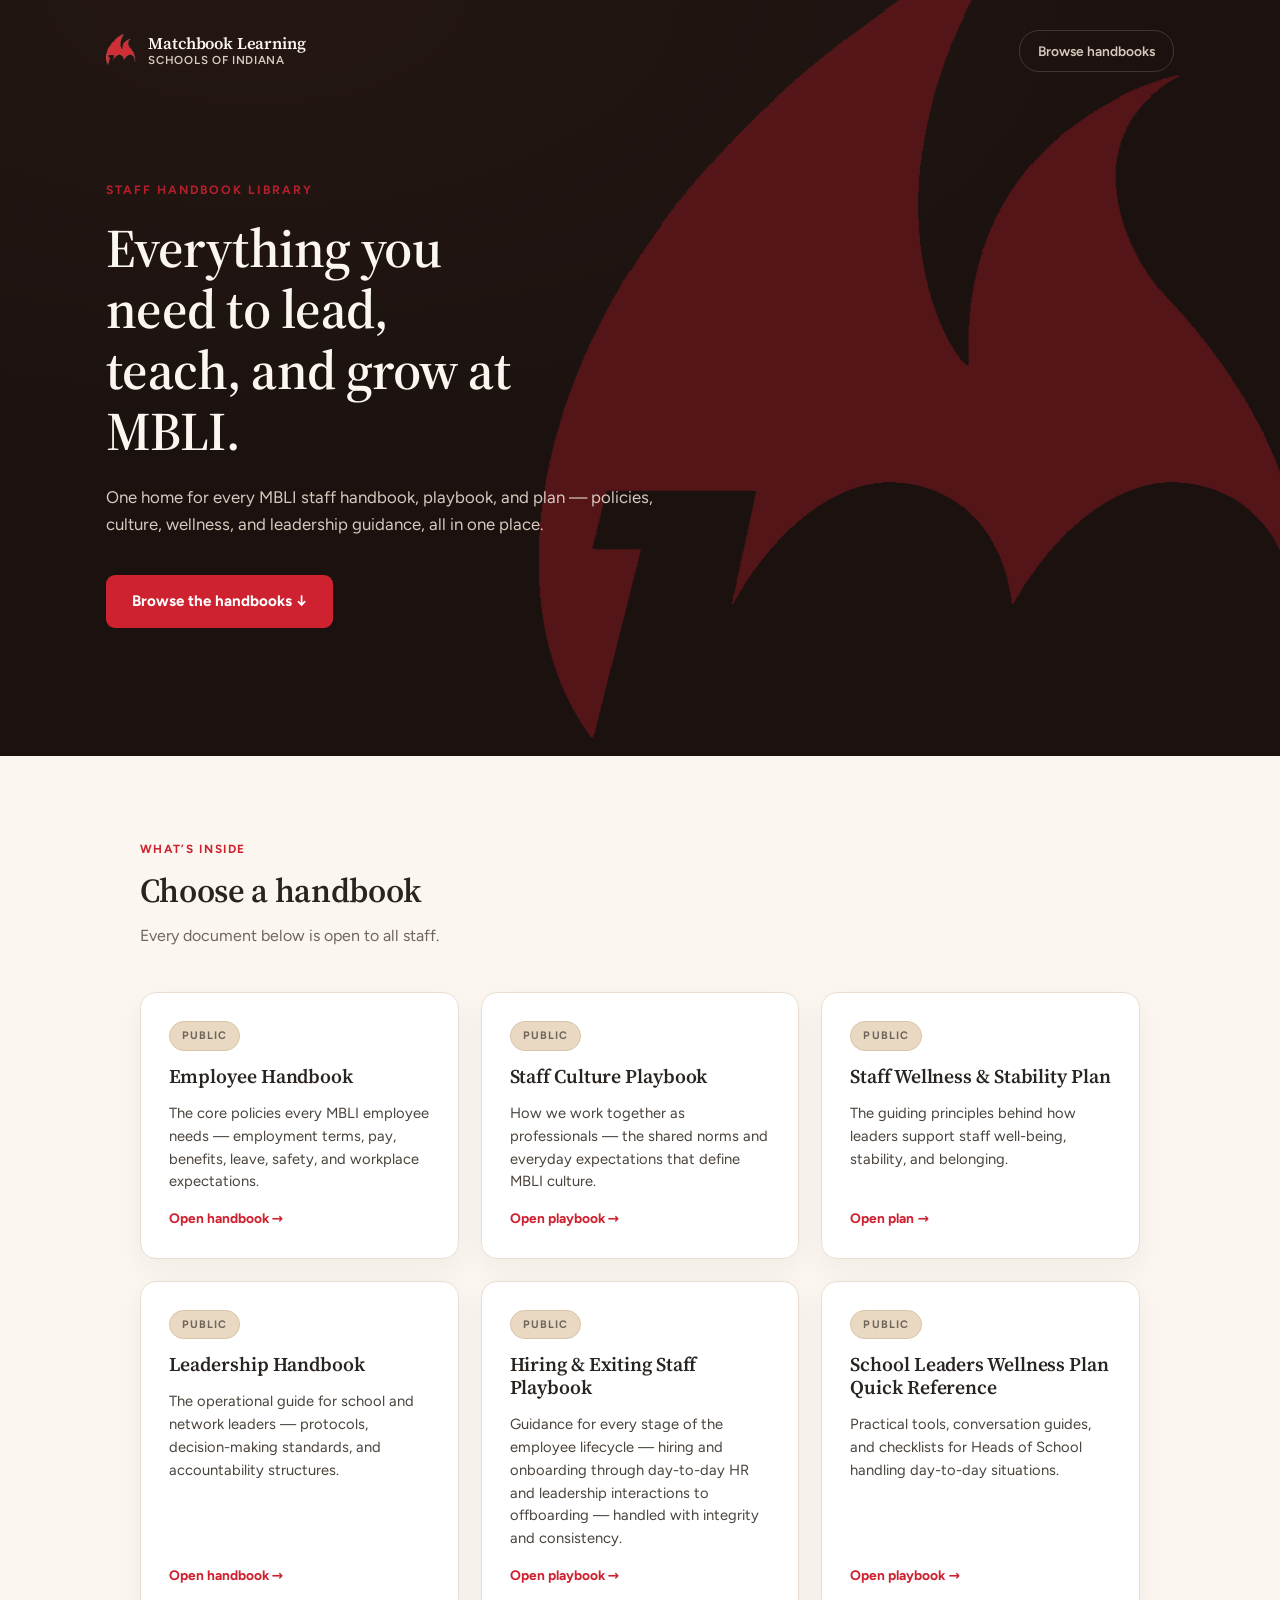
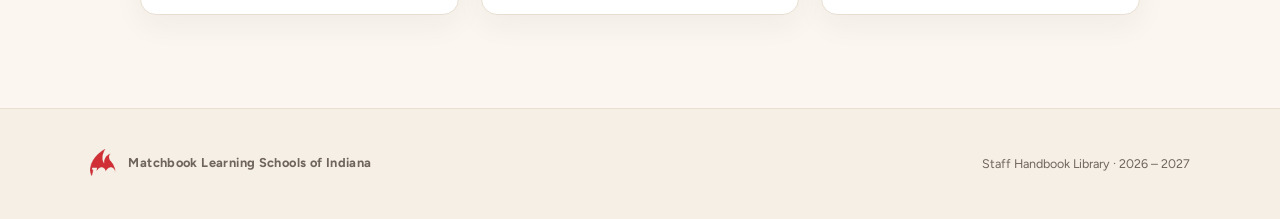
<file: index.html>
<!DOCTYPE html>
<html lang="en">
<head>
<meta charset="UTF-8">
<meta name="viewport" content="width=device-width, initial-scale=1">
<title>MBLI Staff Handbook Library</title>
<meta name="description" content="The staff handbook library for Matchbook Learning Schools of Indiana (MBLI) &mdash; every playbook and plan in one place.">
<link rel="icon" href="assets/img/mbli-flame.png">
<link rel="stylesheet" href="assets/css/style.css">
<link rel="stylesheet" href="assets/css/home.css">
</head>
<body class="home">
<a href="#library" class="skip-link">Skip to handbook library</a>

<section class="home-hero">
  <div class="home-hero__mask" aria-hidden="true"></div>
  <header class="home-header">
    <div class="home-header__brand">
      <img src="assets/img/mbli-flame.png" alt="MBLI flame" class="home-header__logo">
      <span class="home-header__brand-text">Matchbook Learning<span>Schools of Indiana</span></span>
    </div>
    <a href="#library" class="home-header__nav-link">Browse handbooks</a>
  </header>
  <div class="home-hero__content">
    <div class="home-hero__eyebrow">Staff Handbook Library</div>
    <h1 class="home-hero__title">Everything you need to lead, teach, and grow at MBLI.</h1>
    <p class="home-hero__subtitle">One home for every MBLI staff handbook, playbook, and plan &mdash; policies, culture, wellness, and leadership guidance, all in one place.</p>
    <a href="#library" class="home-hero__cta">Browse the handbooks &darr;</a>
  </div>
</section>

<main id="main-content">
<section id="library" class="home-library">
  <div class="home-library__heading">
    <div class="eyebrow">What&rsquo;s Inside</div>
    <h2>Choose a handbook</h2>
    <p>Every document below is open to all staff.</p>
  </div>
  <div class="home-grid">

    <a href="employee-handbook.html" class="doc-card">
      <div class="doc-card__top"><span class="badge-public">Public</span></div>
      <h3 class="doc-card__title">Employee Handbook</h3>
      <p class="doc-card__desc">The core policies every MBLI employee needs &mdash; employment terms, pay, benefits, leave, safety, and workplace expectations.</p>
      <span class="doc-card__cta">Open handbook &rarr;</span>
    </a>

    <a href="staff-culture-playbook.html" class="doc-card">
      <div class="doc-card__top"><span class="badge-public">Public</span></div>
      <h3 class="doc-card__title">Staff Culture Playbook</h3>
      <p class="doc-card__desc">How we work together as professionals &mdash; the shared norms and everyday expectations that define MBLI culture.</p>
      <span class="doc-card__cta">Open playbook &rarr;</span>
    </a>

    <a href="staff-wellness-stability-plan.html" class="doc-card">
      <div class="doc-card__top"><span class="badge-public">Public</span></div>
      <h3 class="doc-card__title">Staff Wellness &amp; Stability Plan</h3>
      <p class="doc-card__desc">The guiding principles behind how leaders support staff well-being, stability, and belonging.</p>
      <span class="doc-card__cta">Open plan &rarr;</span>
    </a>

    <a href="leadership-handbook.html" class="doc-card">
      <div class="doc-card__top"><span class="badge-public">Public</span></div>
      <h3 class="doc-card__title">Leadership Handbook</h3>
      <p class="doc-card__desc">The operational guide for school and network leaders &mdash; protocols, decision-making standards, and accountability structures.</p>
      <span class="doc-card__cta">Open handbook &rarr;</span>
    </a>

    <a href="hiring-exiting-playbook.html" class="doc-card">
      <div class="doc-card__top"><span class="badge-public">Public</span></div>
      <h3 class="doc-card__title">Hiring &amp; Exiting Staff Playbook</h3>
      <p class="doc-card__desc">Guidance for every stage of the employee lifecycle &mdash; hiring and onboarding through day-to-day HR and leadership interactions to offboarding &mdash; handled with integrity and consistency.</p>
      <span class="doc-card__cta">Open playbook &rarr;</span>
    </a>

    <a href="hos-quick-reference-playbook.html" class="doc-card">
      <div class="doc-card__top"><span class="badge-public">Public</span></div>
      <h3 class="doc-card__title">School Leaders Wellness Plan Quick Reference</h3>
      <p class="doc-card__desc">Practical tools, conversation guides, and checklists for Heads of School handling day-to-day situations.</p>
      <span class="doc-card__cta">Open playbook &rarr;</span>
    </a>

  </div>
</section>
</main>

<footer class="site-footer">
  <div class="site-footer__brand">
    <img src="assets/img/mbli-flame.png" alt="" class="site-footer__logo">
    <span class="site-footer__name">Matchbook Learning Schools of Indiana</span>
  </div>
  <span class="site-footer__disclaimer">Staff Handbook Library &middot; 2026 &ndash; 2027</span>
</footer>

</body>
</html>
</file>
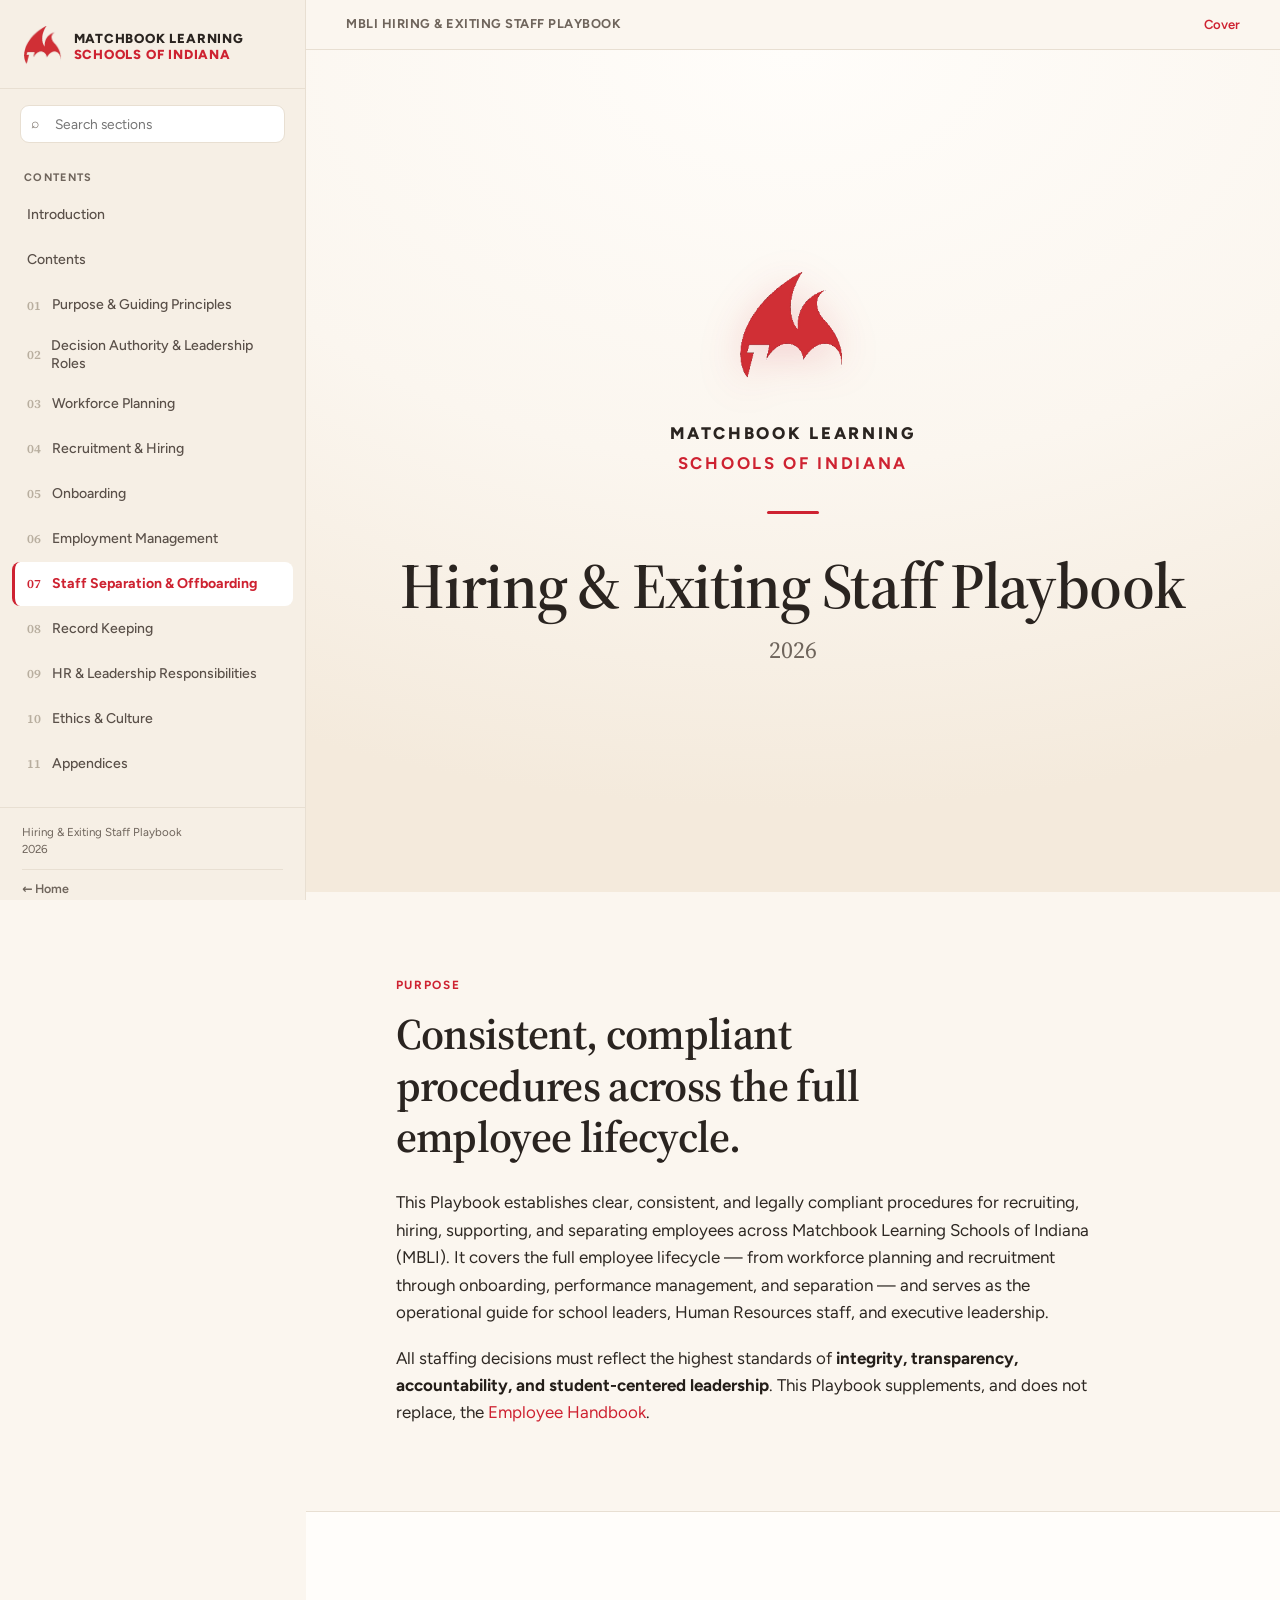
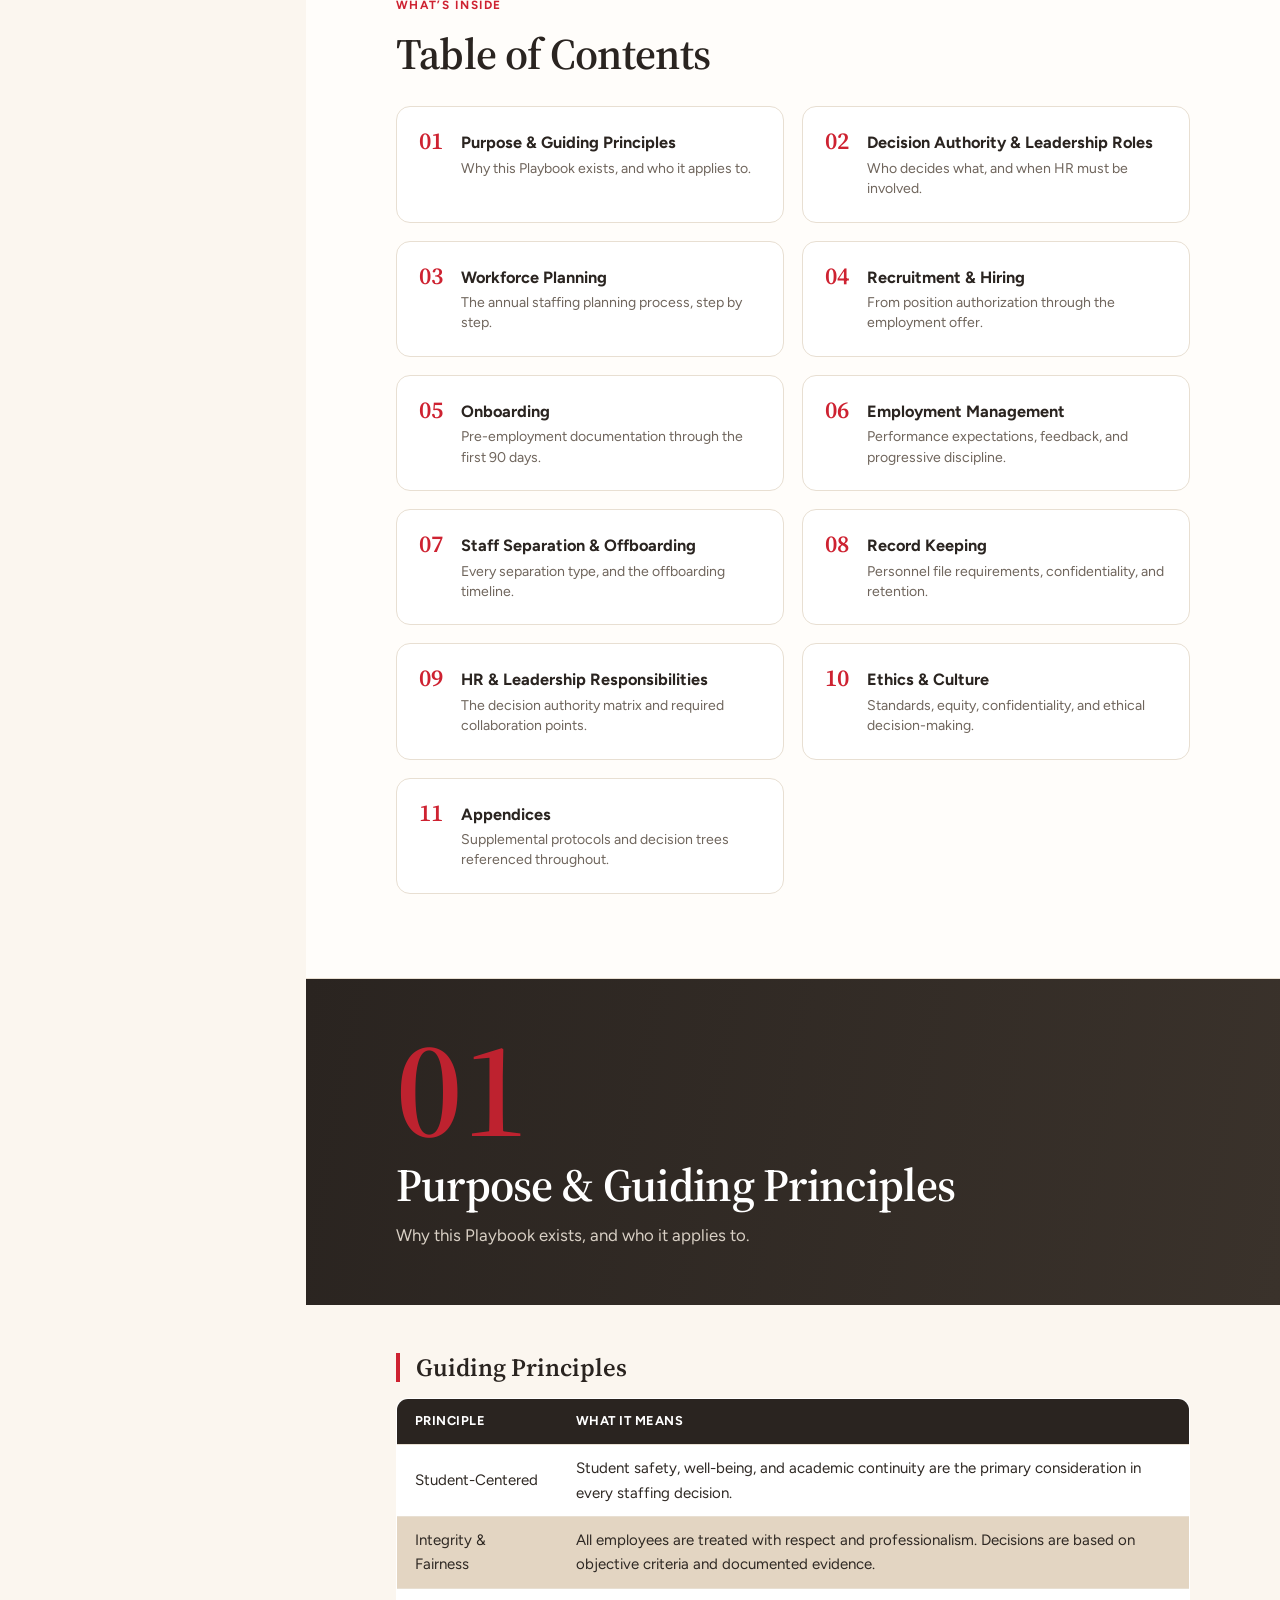
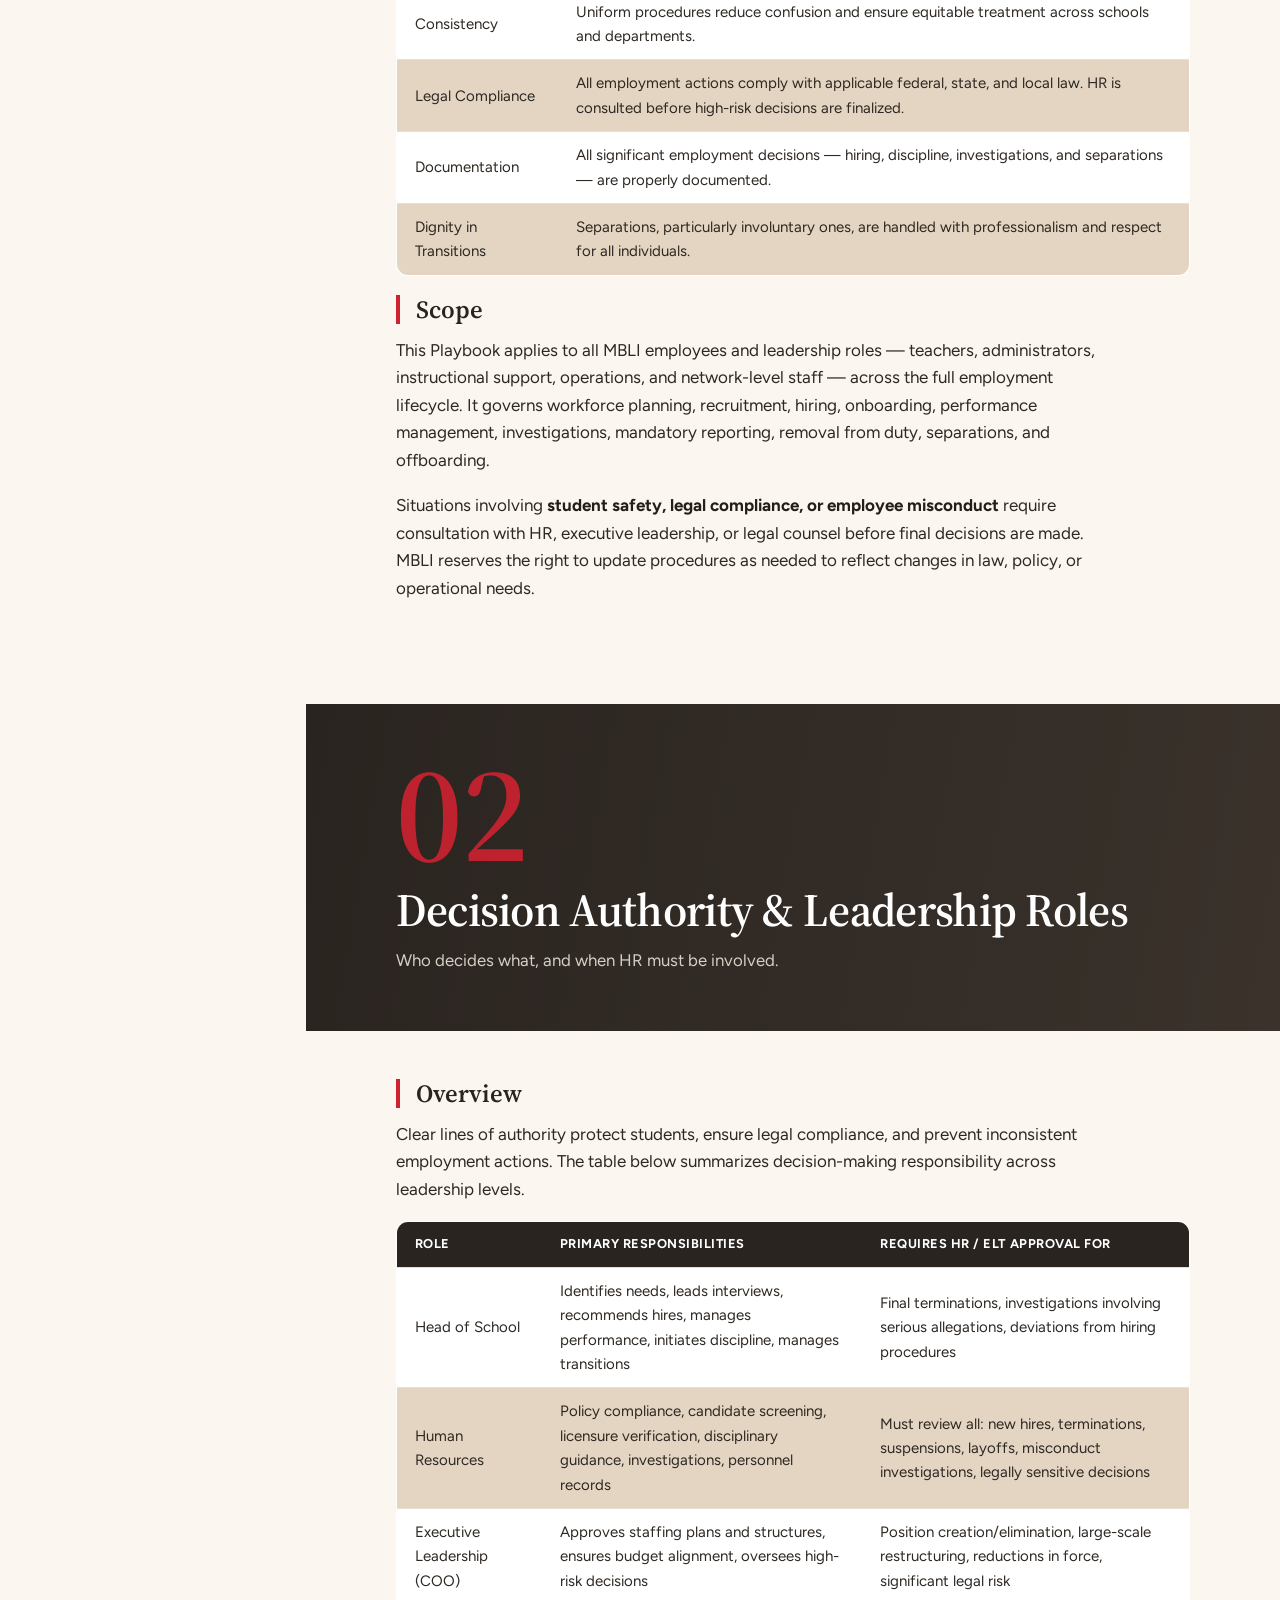
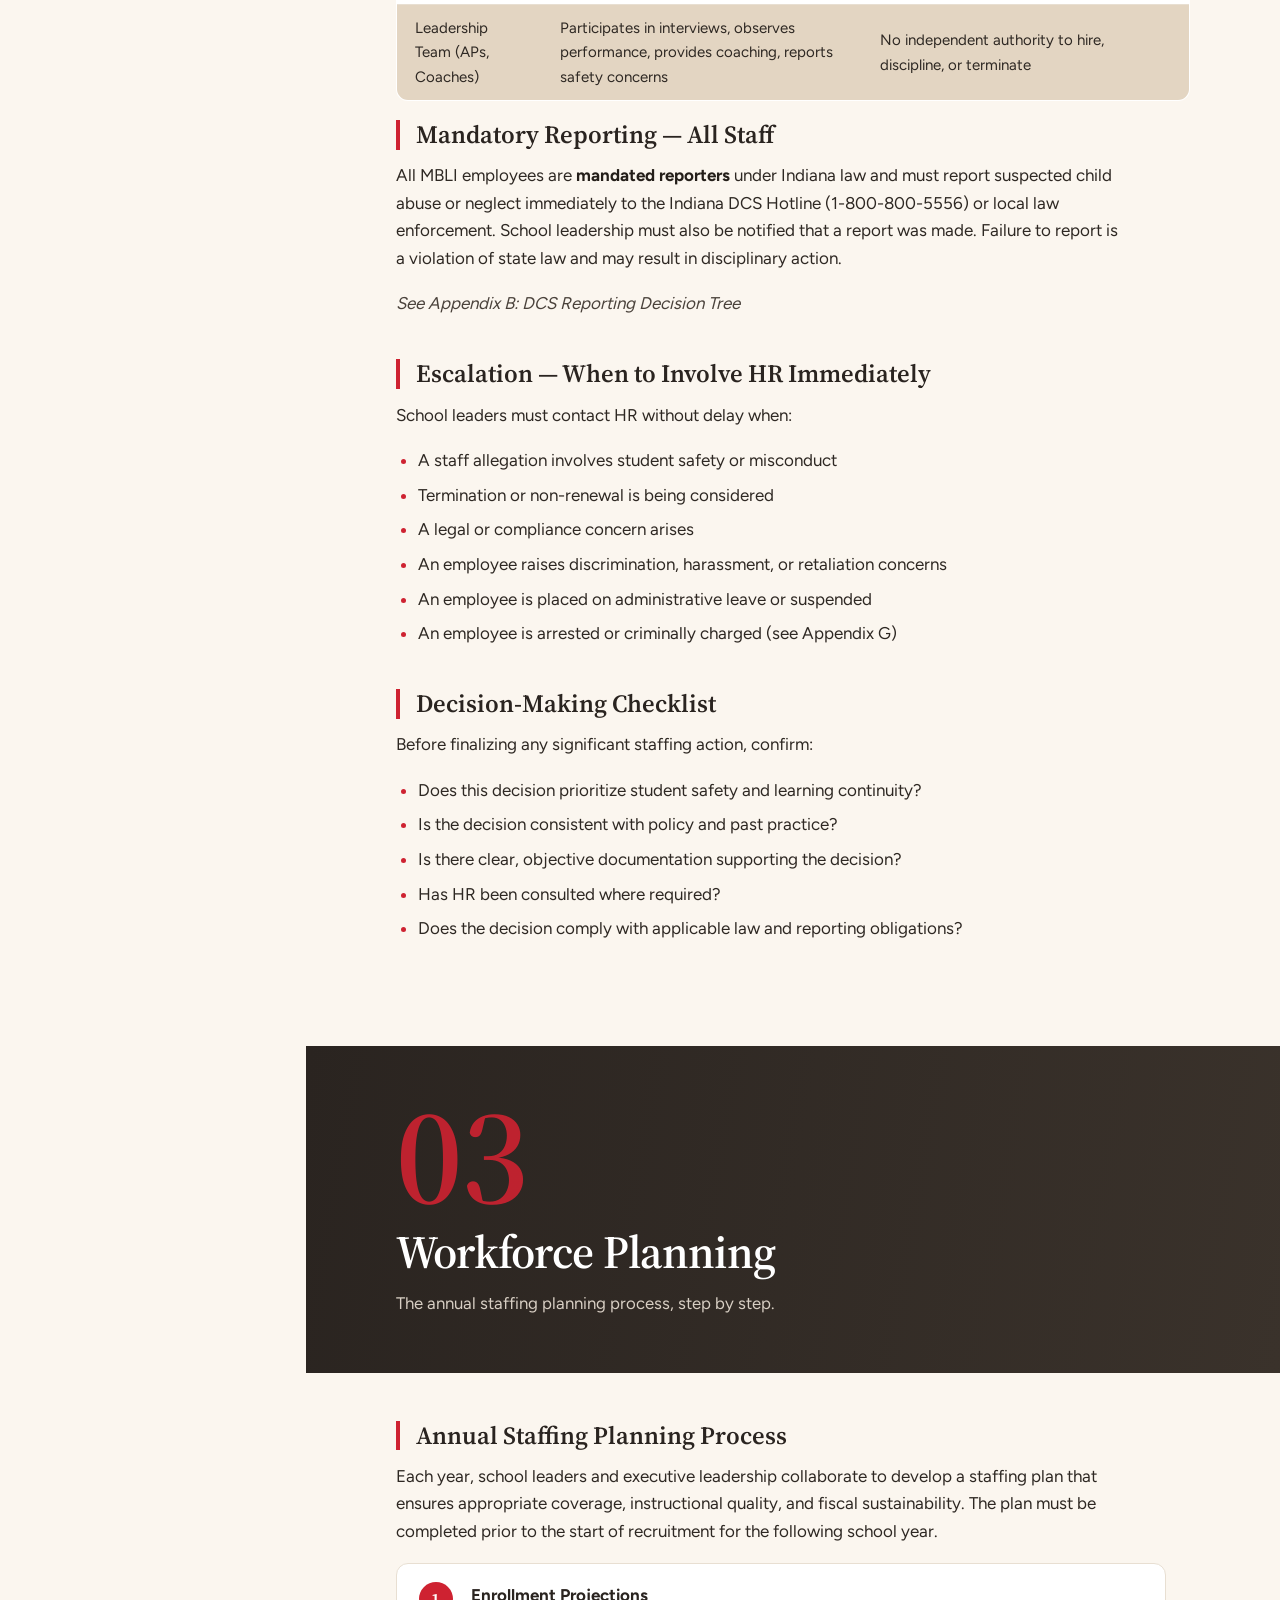
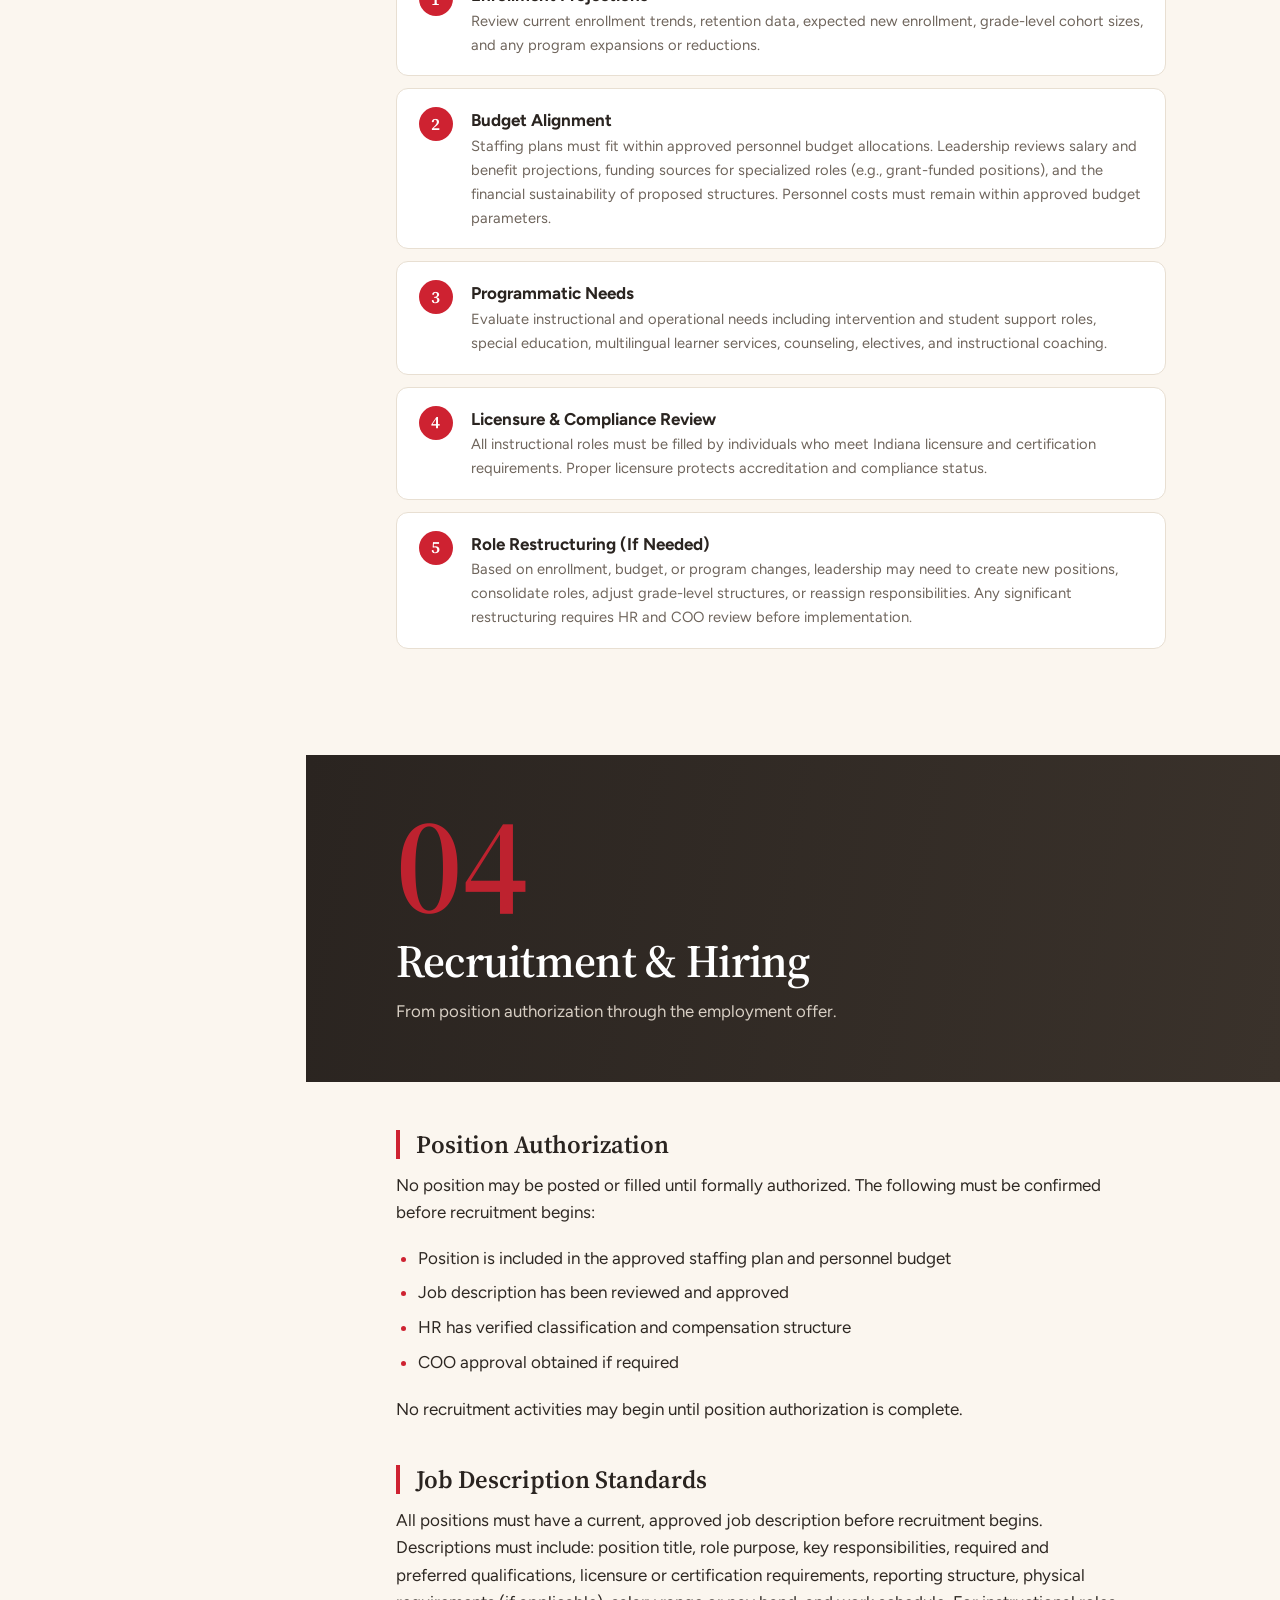
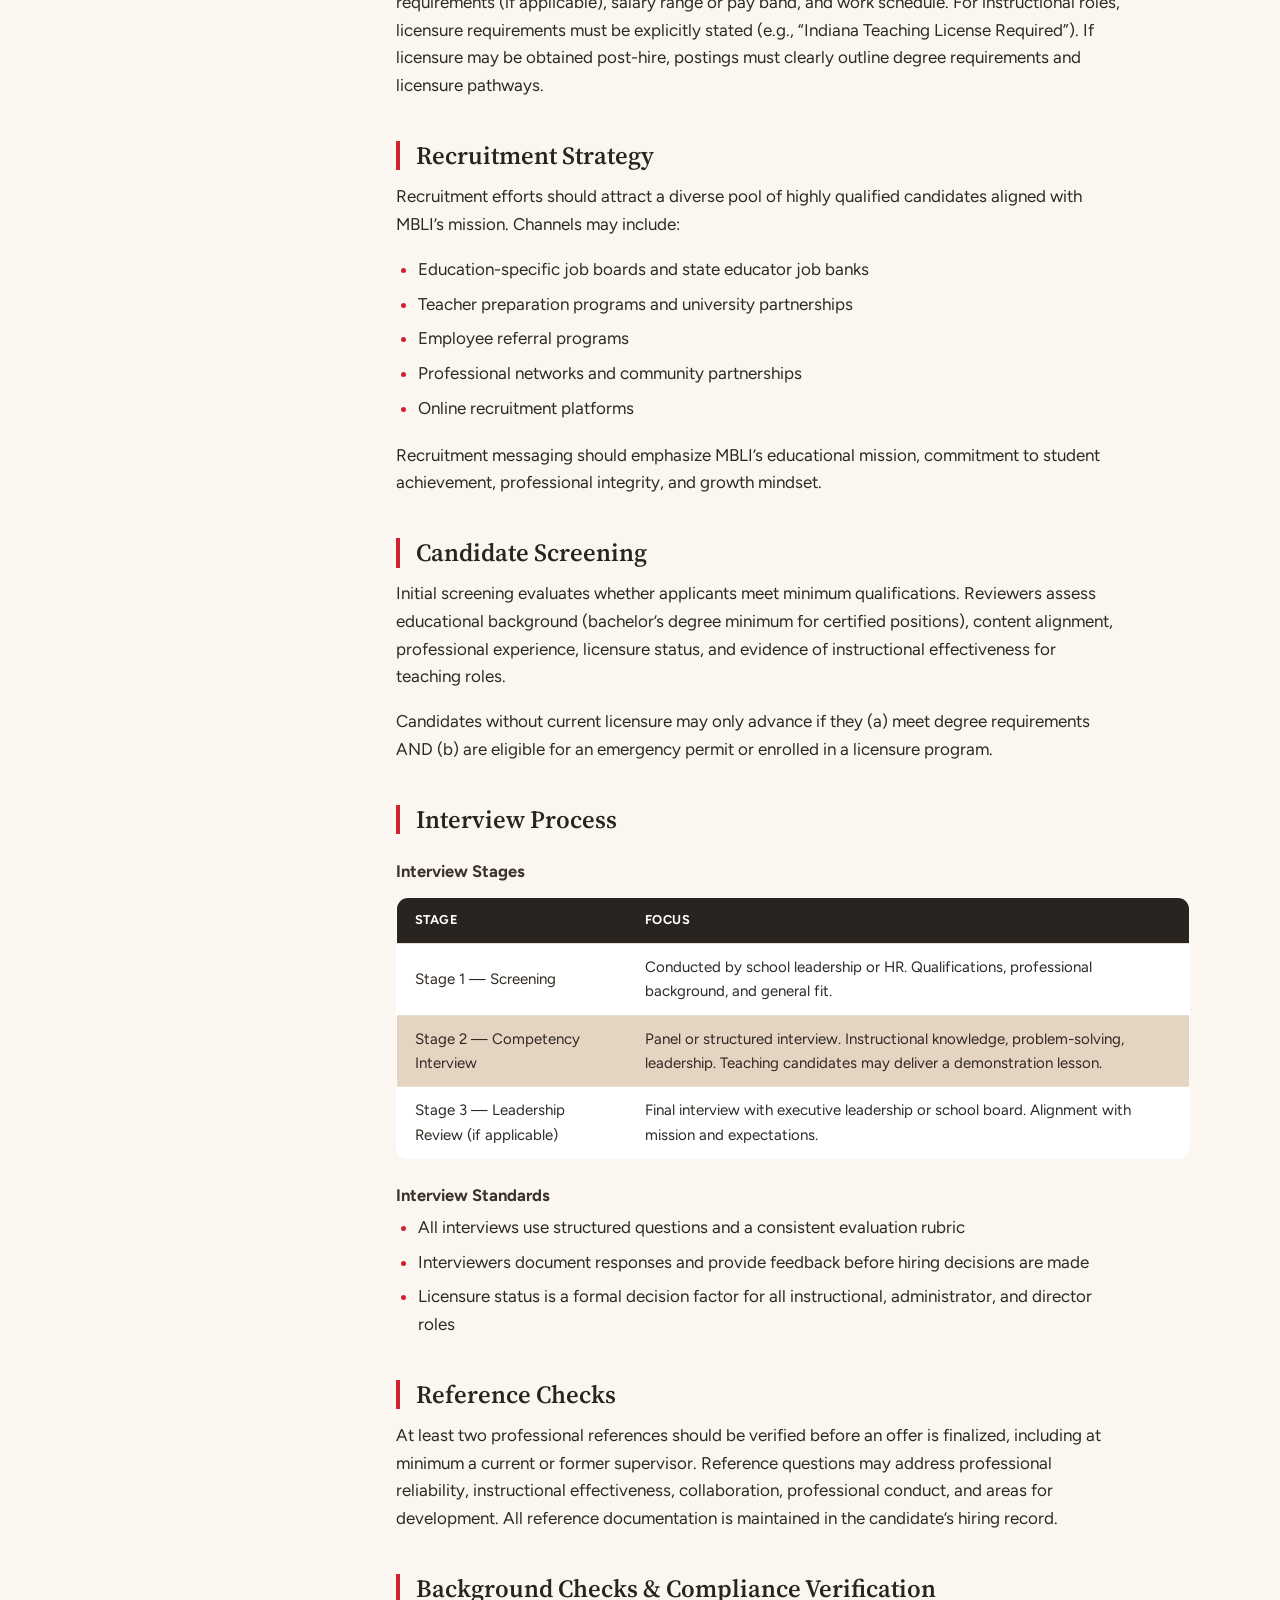
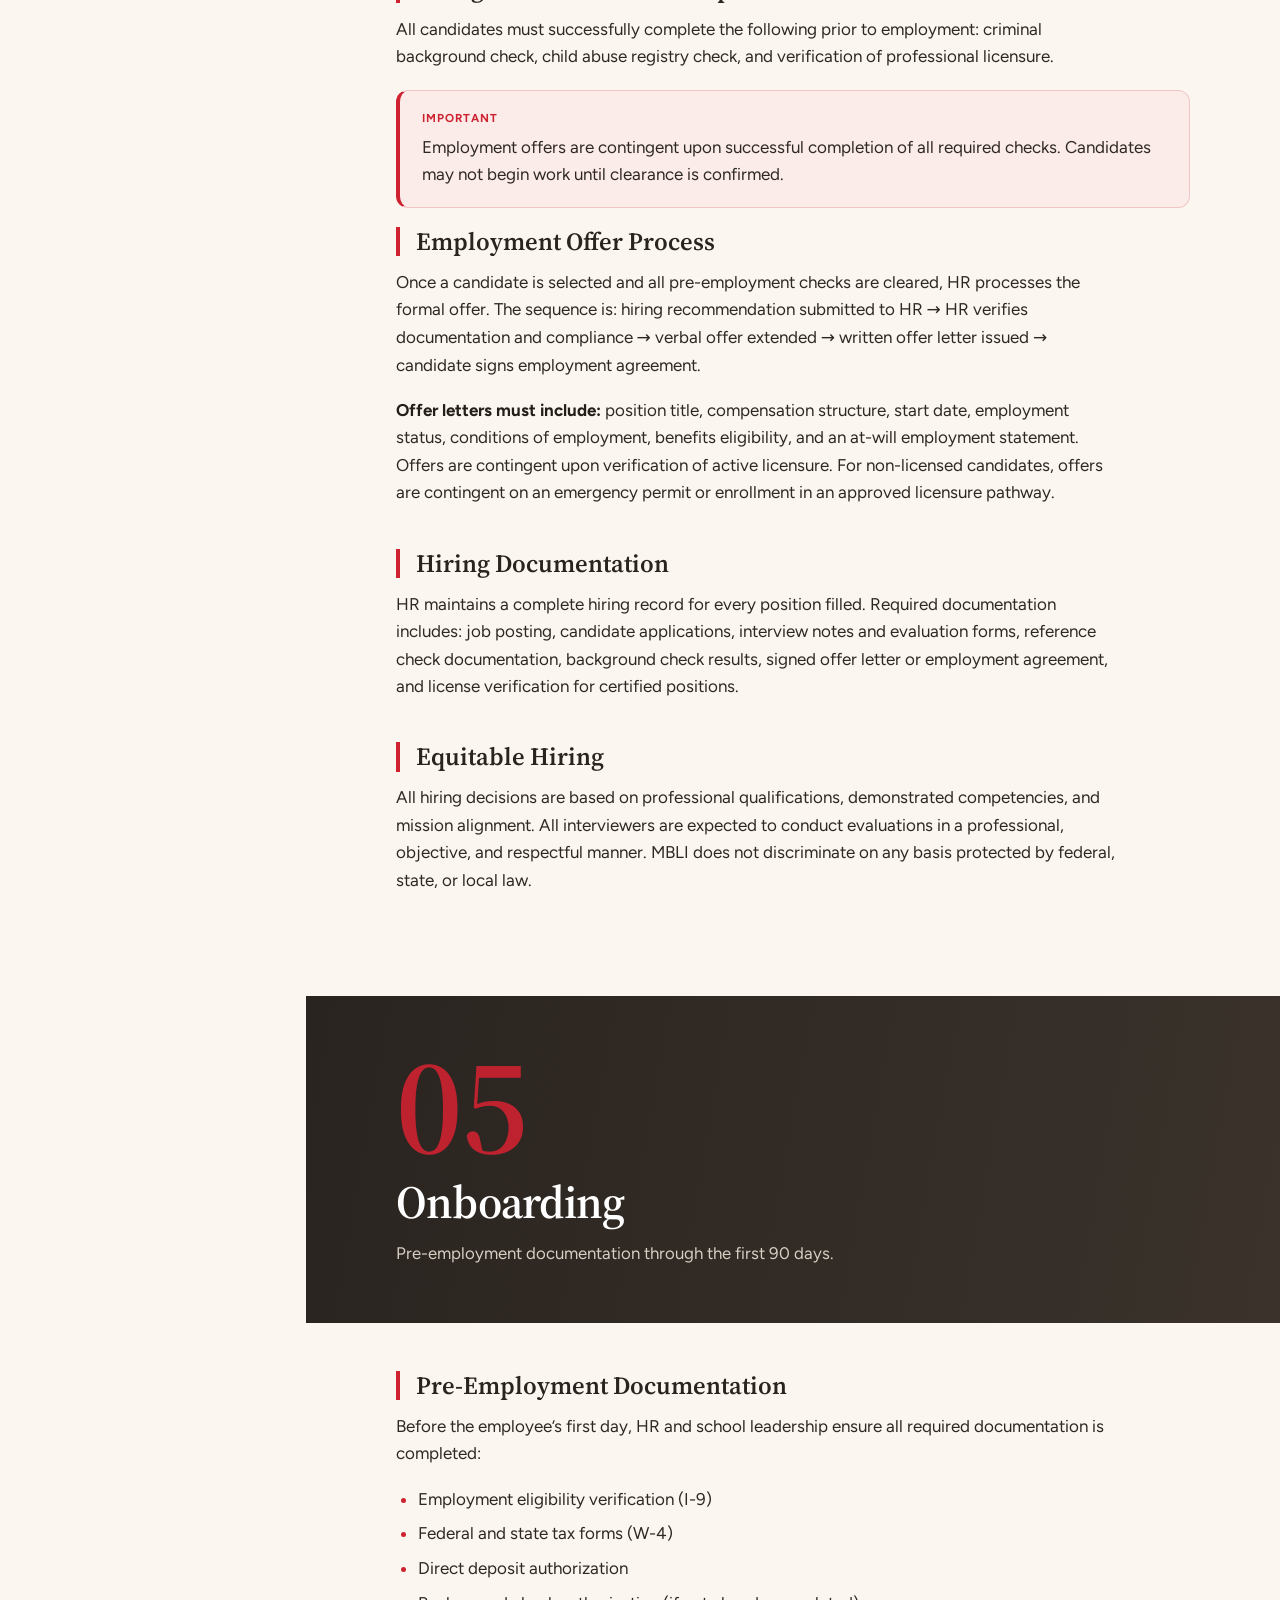
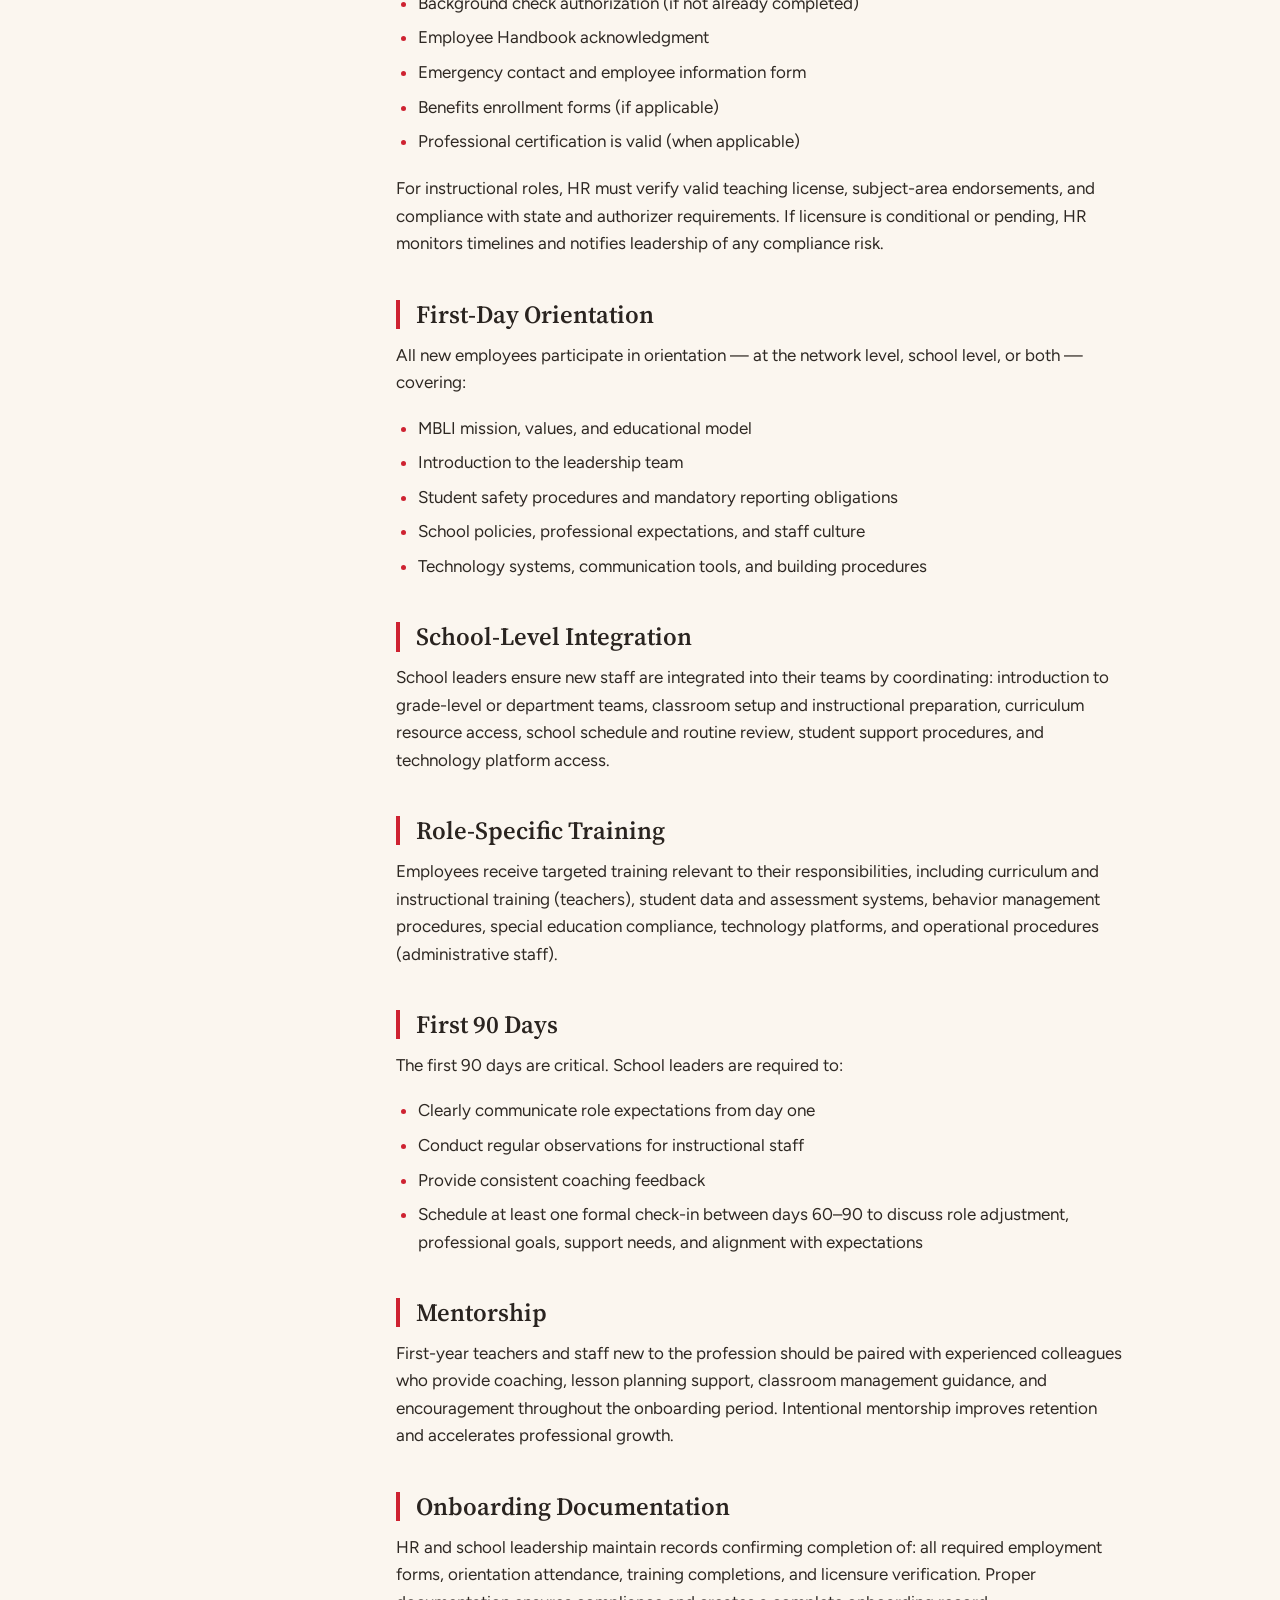
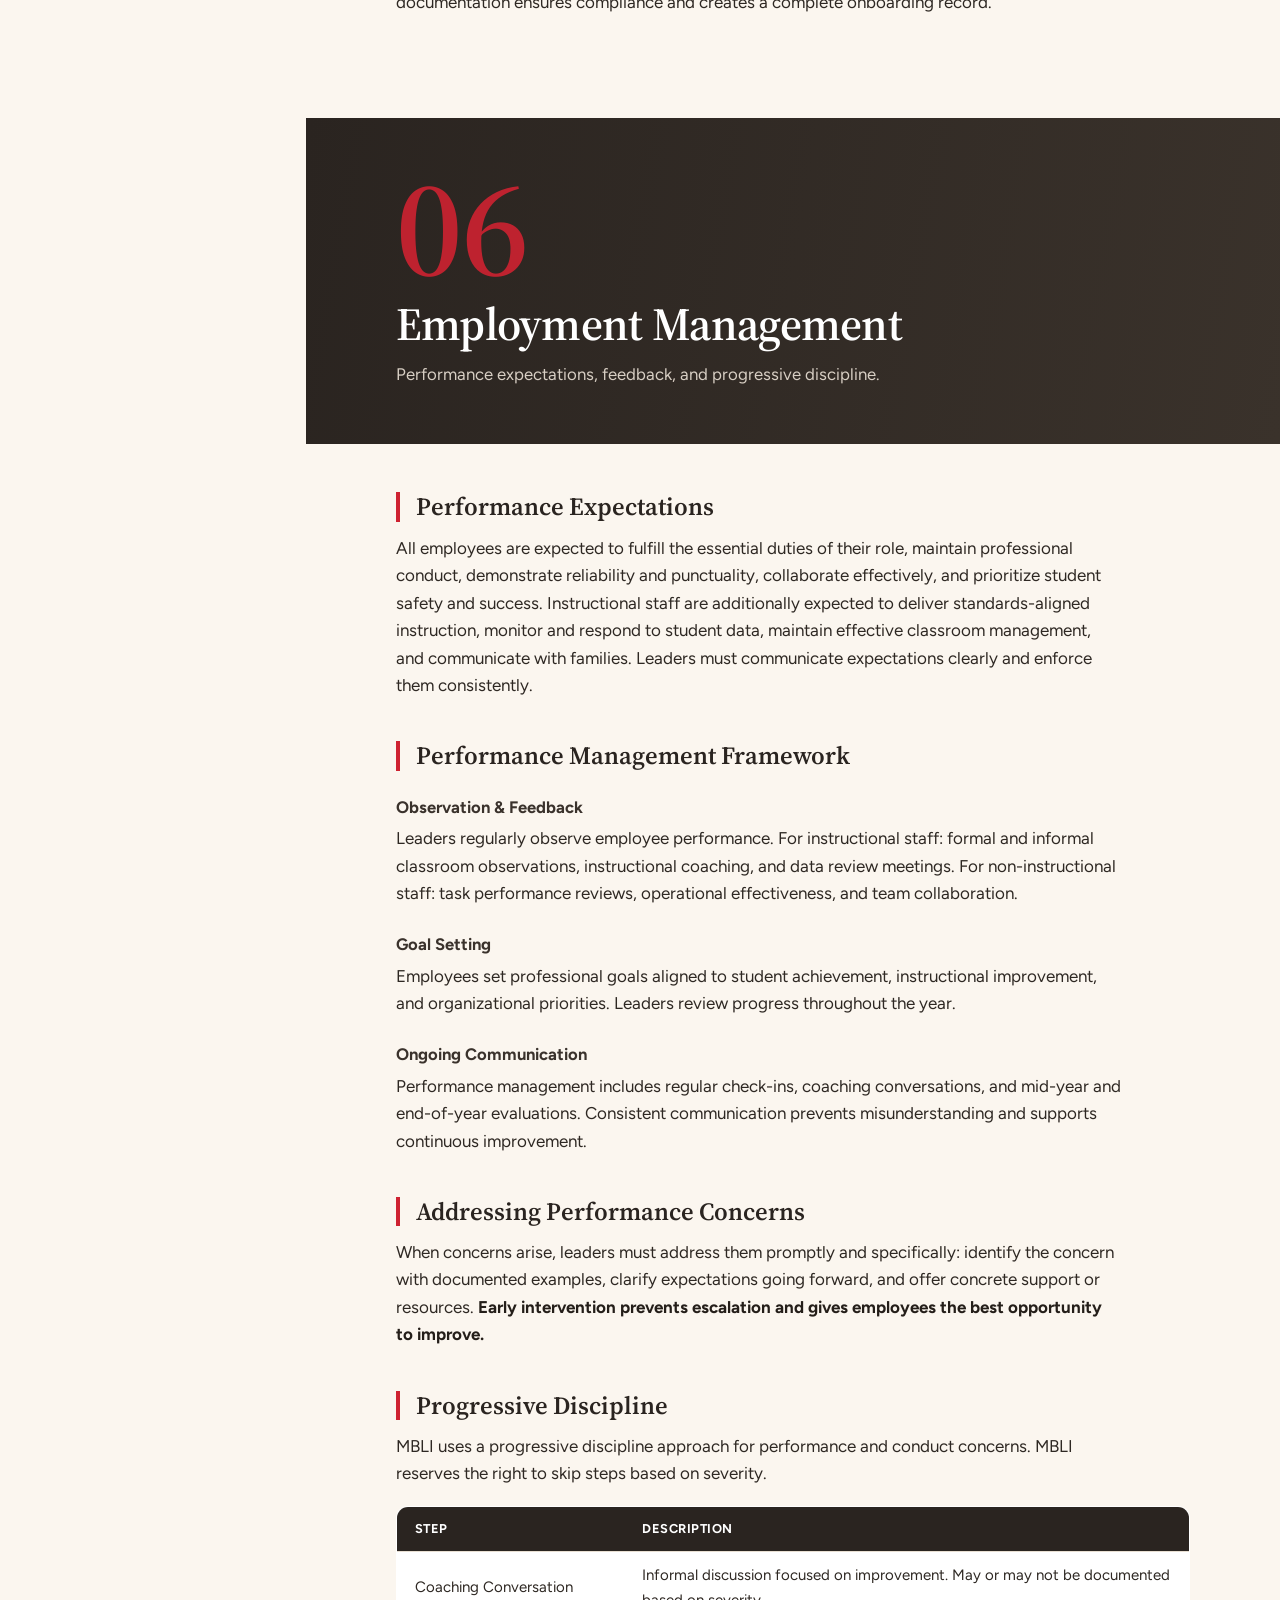
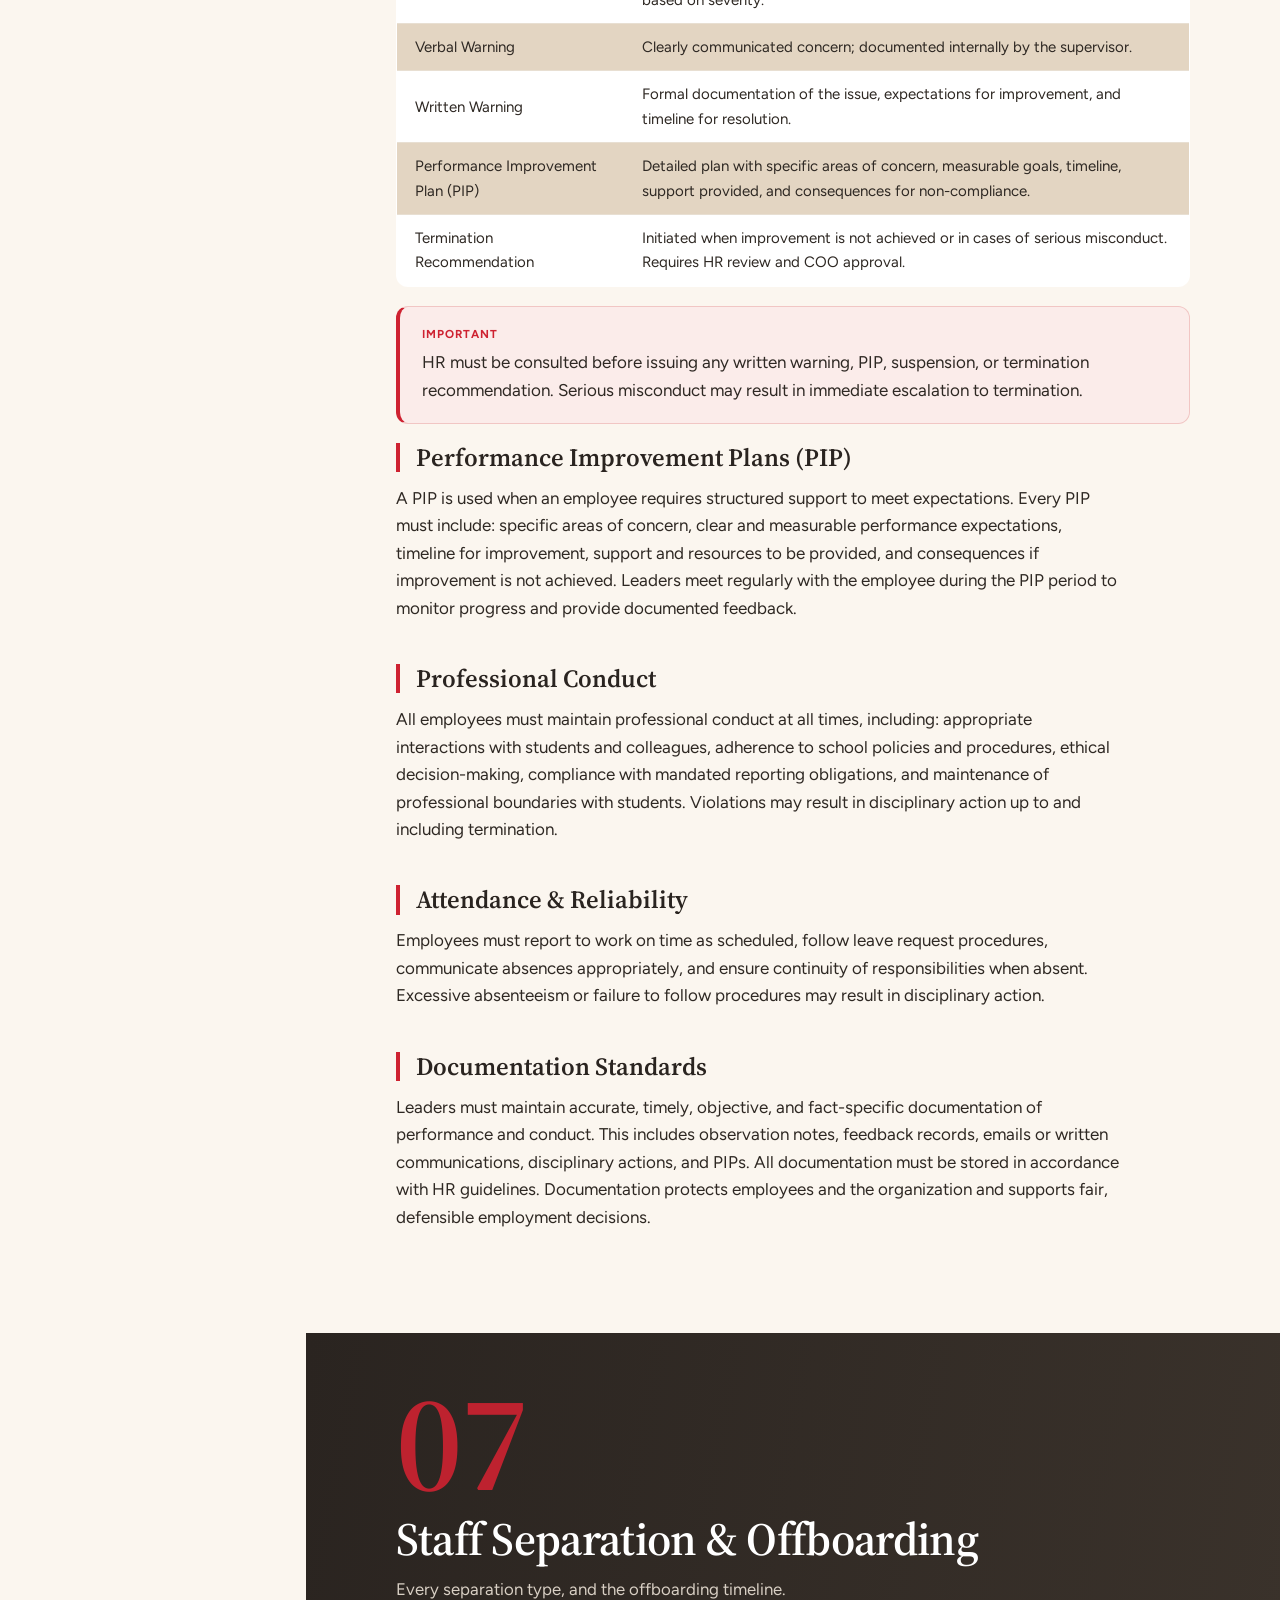
<file: hiring-exiting-playbook.html>
<!DOCTYPE html>
<html lang="en">
<head>
<meta charset="UTF-8">
<meta name="viewport" content="width=device-width, initial-scale=1">
<title>MBLI Hiring &amp; Exiting Staff Playbook &middot; 2026</title>
<meta name="description" content="The 2026 Hiring & Exiting Staff Playbook for Matchbook Learning Schools of Indiana (MBLI).">
<link rel="icon" href="assets/img/mbli-flame.png">
<link rel="stylesheet" href="assets/css/style.css">
</head>
<body>
<a href="#main-content" class="skip-link">Skip to content</a>
<div class="app-shell">
  <div class="scrim"></div>
  <aside class="sidebar" aria-label="Table of contents">
    <button type="button" class="sidebar__close" aria-label="Close menu">&times;</button>
    <a href="#cover" class="sidebar__brand">
      <img src="assets/img/mbli-flame.png" alt="MBLI flame" class="sidebar__brand-logo">
      <span class="sidebar__brand-text">Matchbook Learning<br><span>Schools of Indiana</span></span>
    </a>
    <div class="sidebar__search">
      <div class="search-field">
        <label for="nav-search" class="visually-hidden">Search sections</label>
        <span class="search-field__icon" aria-hidden="true">&#8981;</span>
        <input type="search" id="nav-search" class="search-field__input" placeholder="Search sections">
      </div>
    </div>
    <nav class="sidebar__nav" aria-label="Handbook sections">
      <div class="sidebar__nav-heading">Contents</div>
<a href="#introduction" class="nav-item" data-target-id="introduction" data-num="" data-label="Introduction"><span class="nav-item__num"></span><span>Introduction</span></a>
<a href="#contents" class="nav-item" data-target-id="contents" data-num="" data-label="Contents"><span class="nav-item__num"></span><span>Contents</span></a>
<a href="#ch-01" class="nav-item" data-target-id="ch-01" data-num="01" data-label="Purpose &amp; Guiding Principles"><span class="nav-item__num">01</span><span>Purpose &amp; Guiding Principles</span></a>
<a href="#ch-02" class="nav-item" data-target-id="ch-02" data-num="02" data-label="Decision Authority &amp; Leadership Roles"><span class="nav-item__num">02</span><span>Decision Authority &amp; Leadership Roles</span></a>
<a href="#ch-03" class="nav-item" data-target-id="ch-03" data-num="03" data-label="Workforce Planning"><span class="nav-item__num">03</span><span>Workforce Planning</span></a>
<a href="#ch-04" class="nav-item" data-target-id="ch-04" data-num="04" data-label="Recruitment &amp; Hiring"><span class="nav-item__num">04</span><span>Recruitment &amp; Hiring</span></a>
<a href="#ch-05" class="nav-item" data-target-id="ch-05" data-num="05" data-label="Onboarding"><span class="nav-item__num">05</span><span>Onboarding</span></a>
<a href="#ch-06" class="nav-item" data-target-id="ch-06" data-num="06" data-label="Employment Management"><span class="nav-item__num">06</span><span>Employment Management</span></a>
<a href="#ch-07" class="nav-item" data-target-id="ch-07" data-num="07" data-label="Staff Separation &amp; Offboarding"><span class="nav-item__num">07</span><span>Staff Separation &amp; Offboarding</span></a>
<a href="#ch-08" class="nav-item" data-target-id="ch-08" data-num="08" data-label="Record Keeping"><span class="nav-item__num">08</span><span>Record Keeping</span></a>
<a href="#ch-09" class="nav-item" data-target-id="ch-09" data-num="09" data-label="HR &amp; Leadership Responsibilities"><span class="nav-item__num">09</span><span>HR &amp; Leadership Responsibilities</span></a>
<a href="#ch-10" class="nav-item" data-target-id="ch-10" data-num="10" data-label="Ethics &amp; Culture"><span class="nav-item__num">10</span><span>Ethics &amp; Culture</span></a>
<a href="#ch-11" class="nav-item" data-target-id="ch-11" data-num="11" data-label="Appendices"><span class="nav-item__num">11</span><span>Appendices</span></a>
      <div class="nav-empty" hidden>No sections match the search.</div>
    </nav>
    <div class="sidebar__footer">Hiring &amp; Exiting Staff Playbook<br>2026
      <a href="index.html" class="sidebar__footer-link">&larr; Home</a>
    </div>
  </aside>

  <div class="content-column">
    <header class="site-header">
      <button type="button" class="site-header__menu-btn" aria-label="Open menu" aria-expanded="false">&#9776;</button>
      <span class="site-header__title">MBLI Hiring &amp; Exiting Staff Playbook</span>
      <span class="site-header__active">Cover</span>
    </header>

    <main id="main-content">

<section id="cover" class="cover" data-label="Cover">
  <img src="assets/img/mbli-flame.png" alt="MBLI flame logo" class="cover__logo">
  <div class="cover__brand-line1">Matchbook Learning</div>
  <div class="cover__brand-line2">Schools of Indiana</div>
  <div class="cover__rule"></div>
  <h1 class="cover__title">Hiring &amp; Exiting Staff Playbook</h1>
  <div class="cover__year">2026</div>
</section>

<section id="introduction" class="section-front" data-label="Introduction">
  <div class="eyebrow">Purpose</div>
  <h2 class="section-front__heading" style="max-width:22ch">Consistent, compliant procedures across the full employee lifecycle.</h2>
  <div class="section-front__body">
    <p>This Playbook establishes clear, consistent, and legally compliant procedures for recruiting, hiring, supporting, and separating employees across Matchbook Learning Schools of Indiana (MBLI). It covers the full employee lifecycle &mdash; from workforce planning and recruitment through onboarding, performance management, and separation &mdash; and serves as the operational guide for school leaders, Human Resources staff, and executive leadership.</p>
    <p>All staffing decisions must reflect the highest standards of <strong>integrity, transparency, accountability, and student-centered leadership</strong>. This Playbook supplements, and does not replace, the <a href="employee-handbook.html">Employee Handbook</a>.</p>
  </div>
</section>

<section id="contents" class="contents-section" data-label="Contents">
  <div class="eyebrow">What&rsquo;s Inside</div>
  <h2 class="section-front__heading">Table of Contents</h2>
  <div class="toc-grid">
<a href="#ch-01" class="toc-card"><span class="toc-card__num">01</span><span><span class="toc-card__label">Purpose &amp; Guiding Principles</span><span class="toc-card__desc">Why this Playbook exists, and who it applies to.</span></span></a>
<a href="#ch-02" class="toc-card"><span class="toc-card__num">02</span><span><span class="toc-card__label">Decision Authority &amp; Leadership Roles</span><span class="toc-card__desc">Who decides what, and when HR must be involved.</span></span></a>
<a href="#ch-03" class="toc-card"><span class="toc-card__num">03</span><span><span class="toc-card__label">Workforce Planning</span><span class="toc-card__desc">The annual staffing planning process, step by step.</span></span></a>
<a href="#ch-04" class="toc-card"><span class="toc-card__num">04</span><span><span class="toc-card__label">Recruitment &amp; Hiring</span><span class="toc-card__desc">From position authorization through the employment offer.</span></span></a>
<a href="#ch-05" class="toc-card"><span class="toc-card__num">05</span><span><span class="toc-card__label">Onboarding</span><span class="toc-card__desc">Pre-employment documentation through the first 90 days.</span></span></a>
<a href="#ch-06" class="toc-card"><span class="toc-card__num">06</span><span><span class="toc-card__label">Employment Management</span><span class="toc-card__desc">Performance expectations, feedback, and progressive discipline.</span></span></a>
<a href="#ch-07" class="toc-card"><span class="toc-card__num">07</span><span><span class="toc-card__label">Staff Separation &amp; Offboarding</span><span class="toc-card__desc">Every separation type, and the offboarding timeline.</span></span></a>
<a href="#ch-08" class="toc-card"><span class="toc-card__num">08</span><span><span class="toc-card__label">Record Keeping</span><span class="toc-card__desc">Personnel file requirements, confidentiality, and retention.</span></span></a>
<a href="#ch-09" class="toc-card"><span class="toc-card__num">09</span><span><span class="toc-card__label">HR &amp; Leadership Responsibilities</span><span class="toc-card__desc">The decision authority matrix and required collaboration points.</span></span></a>
<a href="#ch-10" class="toc-card"><span class="toc-card__num">10</span><span><span class="toc-card__label">Ethics &amp; Culture</span><span class="toc-card__desc">Standards, equity, confidentiality, and ethical decision-making.</span></span></a>
<a href="#ch-11" class="toc-card"><span class="toc-card__num">11</span><span><span class="toc-card__label">Appendices</span><span class="toc-card__desc">Supplemental protocols and decision trees referenced throughout.</span></span></a>
  </div>
</section>
<section id="ch-01" class="policy-section" data-label="01 Purpose & Principles">
<div class="section-divider">
  <div class="section-divider__num">01</div>
  <h2 class="section-divider__title">Purpose &amp; Guiding Principles</h2>
  <p class="section-divider__desc">Why this Playbook exists, and who it applies to.</p>
</div>
<div class="section-body">
<div class="measure">
<h3 class="policy-title">Guiding Principles</h3>
</div>
<div class="table-wrap measure-wider"><table class="data-table"><thead><tr><th>Principle</th><th>What It Means</th></tr></thead><tbody><tr><td>Student-Centered</td><td>Student safety, well-being, and academic continuity are the primary consideration in every staffing decision.</td></tr><tr><td>Integrity &amp; Fairness</td><td>All employees are treated with respect and professionalism. Decisions are based on objective criteria and documented evidence.</td></tr><tr><td>Consistency</td><td>Uniform procedures reduce confusion and ensure equitable treatment across schools and departments.</td></tr><tr><td>Legal Compliance</td><td>All employment actions comply with applicable federal, state, and local law. HR is consulted before high-risk decisions are finalized.</td></tr><tr><td>Documentation</td><td>All significant employment decisions &mdash; hiring, discipline, investigations, and separations &mdash; are properly documented.</td></tr><tr><td>Dignity in Transitions</td><td>Separations, particularly involuntary ones, are handled with professionalism and respect for all individuals.</td></tr></tbody></table></div>
<div class="measure">
<h3 class="policy-title">Scope</h3>
<p>This Playbook applies to all MBLI employees and leadership roles &mdash; teachers, administrators, instructional support, operations, and network-level staff &mdash; across the full employment lifecycle. It governs workforce planning, recruitment, hiring, onboarding, performance management, investigations, mandatory reporting, removal from duty, separations, and offboarding.</p>
<p>Situations involving <strong>student safety, legal compliance, or employee misconduct</strong> require consultation with HR, executive leadership, or legal counsel before final decisions are made. MBLI reserves the right to update procedures as needed to reflect changes in law, policy, or operational needs.</p>
</div>
</div>
</section>

<section id="ch-02" class="policy-section" data-label="02 Decision Authority">
<div class="section-divider">
  <div class="section-divider__num">02</div>
  <h2 class="section-divider__title">Decision Authority &amp; Leadership Roles</h2>
  <p class="section-divider__desc">Who decides what, and when HR must be involved.</p>
</div>
<div class="section-body">
<div class="measure">
<h3 class="policy-title">Overview</h3>
<p>Clear lines of authority protect students, ensure legal compliance, and prevent inconsistent employment actions. The table below summarizes decision-making responsibility across leadership levels.</p>
</div>
<div class="table-wrap measure-wider"><table class="data-table"><thead><tr><th>Role</th><th>Primary Responsibilities</th><th>Requires HR / ELT Approval For</th></tr></thead><tbody><tr><td>Head of School</td><td>Identifies needs, leads interviews, recommends hires, manages performance, initiates discipline, manages transitions</td><td>Final terminations, investigations involving serious allegations, deviations from hiring procedures</td></tr><tr><td>Human Resources</td><td>Policy compliance, candidate screening, licensure verification, disciplinary guidance, investigations, personnel records</td><td>Must review all: new hires, terminations, suspensions, layoffs, misconduct investigations, legally sensitive decisions</td></tr><tr><td>Executive Leadership (COO)</td><td>Approves staffing plans and structures, ensures budget alignment, oversees high-risk decisions</td><td>Position creation/elimination, large-scale restructuring, reductions in force, significant legal risk</td></tr><tr><td>Leadership Team (APs, Coaches)</td><td>Participates in interviews, observes performance, provides coaching, reports safety concerns</td><td>No independent authority to hire, discipline, or terminate</td></tr></tbody></table></div>
<div class="measure">
<h3 class="policy-title">Mandatory Reporting &mdash; All Staff</h3>
<p>All MBLI employees are <strong>mandated reporters</strong> under Indiana law and must report suspected child abuse or neglect immediately to the Indiana DCS Hotline (1-800-800-5556) or local law enforcement. School leadership must also be notified that a report was made. Failure to report is a violation of state law and may result in disciplinary action.</p>
<p><em>See Appendix B: DCS Reporting Decision Tree</em></p>
<h3 class="policy-title">Escalation &mdash; When to Involve HR Immediately</h3>
<p>School leaders must contact HR without delay when:</p>
<ul><li>A staff allegation involves student safety or misconduct</li><li>Termination or non-renewal is being considered</li><li>A legal or compliance concern arises</li><li>An employee raises discrimination, harassment, or retaliation concerns</li><li>An employee is placed on administrative leave or suspended</li><li>An employee is arrested or criminally charged (see Appendix G)</li></ul>
<h3 class="policy-title">Decision-Making Checklist</h3>
<p>Before finalizing any significant staffing action, confirm:</p>
<ul><li>Does this decision prioritize student safety and learning continuity?</li><li>Is the decision consistent with policy and past practice?</li><li>Is there clear, objective documentation supporting the decision?</li><li>Has HR been consulted where required?</li><li>Does the decision comply with applicable law and reporting obligations?</li></ul>
</div>
</div>
</section>

<section id="ch-03" class="policy-section" data-label="03 Workforce Planning">
<div class="section-divider">
  <div class="section-divider__num">03</div>
  <h2 class="section-divider__title">Workforce Planning</h2>
  <p class="section-divider__desc">The annual staffing planning process, step by step.</p>
</div>
<div class="section-body">
<div class="measure">
<h3 class="policy-title">Annual Staffing Planning Process</h3>
<p>Each year, school leaders and executive leadership collaborate to develop a staffing plan that ensures appropriate coverage, instructional quality, and fiscal sustainability. The plan must be completed prior to the start of recruitment for the following school year.</p>
</div>
<div class="step-list measure-wide">
<div class="step"><div class="step__num">1</div><div><div class="step__title">Enrollment Projections</div><div class="step__desc">Review current enrollment trends, retention data, expected new enrollment, grade-level cohort sizes, and any program expansions or reductions.</div></div></div>
<div class="step"><div class="step__num">2</div><div><div class="step__title">Budget Alignment</div><div class="step__desc">Staffing plans must fit within approved personnel budget allocations. Leadership reviews salary and benefit projections, funding sources for specialized roles (e.g., grant-funded positions), and the financial sustainability of proposed structures. Personnel costs must remain within approved budget parameters.</div></div></div>
<div class="step"><div class="step__num">3</div><div><div class="step__title">Programmatic Needs</div><div class="step__desc">Evaluate instructional and operational needs including intervention and student support roles, special education, multilingual learner services, counseling, electives, and instructional coaching.</div></div></div>
<div class="step"><div class="step__num">4</div><div><div class="step__title">Licensure &amp; Compliance Review</div><div class="step__desc">All instructional roles must be filled by individuals who meet Indiana licensure and certification requirements. Proper licensure protects accreditation and compliance status.</div></div></div>
<div class="step"><div class="step__num">5</div><div><div class="step__title">Role Restructuring (If Needed)</div><div class="step__desc">Based on enrollment, budget, or program changes, leadership may need to create new positions, consolidate roles, adjust grade-level structures, or reassign responsibilities. Any significant restructuring requires HR and COO review before implementation.</div></div></div>
</div>
</div>
</section>

<section id="ch-04" class="policy-section" data-label="04 Recruitment & Hiring">
<div class="section-divider">
  <div class="section-divider__num">04</div>
  <h2 class="section-divider__title">Recruitment &amp; Hiring</h2>
  <p class="section-divider__desc">From position authorization through the employment offer.</p>
</div>
<div class="section-body">
<div class="measure">
<h3 class="policy-title">Position Authorization</h3>
<p>No position may be posted or filled until formally authorized. The following must be confirmed before recruitment begins:</p>
<ul><li>Position is included in the approved staffing plan and personnel budget</li><li>Job description has been reviewed and approved</li><li>HR has verified classification and compensation structure</li><li>COO approval obtained if required</li></ul>
<p>No recruitment activities may begin until position authorization is complete.</p>
<h3 class="policy-title">Job Description Standards</h3>
<p>All positions must have a current, approved job description before recruitment begins. Descriptions must include: position title, role purpose, key responsibilities, required and preferred qualifications, licensure or certification requirements, reporting structure, physical requirements (if applicable), salary range or pay band, and work schedule. For instructional roles, licensure requirements must be explicitly stated (e.g., &ldquo;Indiana Teaching License Required&rdquo;). If licensure may be obtained post-hire, postings must clearly outline degree requirements and licensure pathways.</p>
<h3 class="policy-title">Recruitment Strategy</h3>
<p>Recruitment efforts should attract a diverse pool of highly qualified candidates aligned with MBLI&rsquo;s mission. Channels may include:</p>
<ul><li>Education-specific job boards and state educator job banks</li><li>Teacher preparation programs and university partnerships</li><li>Employee referral programs</li><li>Professional networks and community partnerships</li><li>Online recruitment platforms</li></ul>
<p>Recruitment messaging should emphasize MBLI&rsquo;s educational mission, commitment to student achievement, professional integrity, and growth mindset.</p>
<h3 class="policy-title">Candidate Screening</h3>
<p>Initial screening evaluates whether applicants meet minimum qualifications. Reviewers assess educational background (bachelor&rsquo;s degree minimum for certified positions), content alignment, professional experience, licensure status, and evidence of instructional effectiveness for teaching roles.</p>
<p>Candidates without current licensure may only advance if they (a) meet degree requirements AND (b) are eligible for an emergency permit or enrolled in a licensure program.</p>
<h3 class="policy-title">Interview Process</h3>
<h4 class="subhead">Interview Stages</h4>
</div>
<div class="table-wrap measure-wider"><table class="data-table"><thead><tr><th>Stage</th><th>Focus</th></tr></thead><tbody><tr><td>Stage 1 &mdash; Screening</td><td>Conducted by school leadership or HR. Qualifications, professional background, and general fit.</td></tr><tr><td>Stage 2 &mdash; Competency Interview</td><td>Panel or structured interview. Instructional knowledge, problem-solving, leadership. Teaching candidates may deliver a demonstration lesson.</td></tr><tr><td>Stage 3 &mdash; Leadership Review (if applicable)</td><td>Final interview with executive leadership or school board. Alignment with mission and expectations.</td></tr></tbody></table></div>
<div class="measure">
<h4 class="subhead">Interview Standards</h4>
<ul><li>All interviews use structured questions and a consistent evaluation rubric</li><li>Interviewers document responses and provide feedback before hiring decisions are made</li><li>Licensure status is a formal decision factor for all instructional, administrator, and director roles</li></ul>
<h3 class="policy-title">Reference Checks</h3>
<p>At least two professional references should be verified before an offer is finalized, including at minimum a current or former supervisor. Reference questions may address professional reliability, instructional effectiveness, collaboration, professional conduct, and areas for development. All reference documentation is maintained in the candidate&rsquo;s hiring record.</p>
<h3 class="policy-title">Background Checks &amp; Compliance Verification</h3>
<p>All candidates must successfully complete the following prior to employment: criminal background check, child abuse registry check, and verification of professional licensure.</p>
</div>
<div class="callout callout--important"><div class="callout__label">Important</div><p>Employment offers are contingent upon successful completion of all required checks. Candidates may not begin work until clearance is confirmed.</p></div>
<div class="measure">
<h3 class="policy-title">Employment Offer Process</h3>
<p>Once a candidate is selected and all pre-employment checks are cleared, HR processes the formal offer. The sequence is: hiring recommendation submitted to HR &rarr; HR verifies documentation and compliance &rarr; verbal offer extended &rarr; written offer letter issued &rarr; candidate signs employment agreement.</p>
<p><strong>Offer letters must include:</strong> position title, compensation structure, start date, employment status, conditions of employment, benefits eligibility, and an at-will employment statement. Offers are contingent upon verification of active licensure. For non-licensed candidates, offers are contingent on an emergency permit or enrollment in an approved licensure pathway.</p>
<h3 class="policy-title">Hiring Documentation</h3>
<p>HR maintains a complete hiring record for every position filled. Required documentation includes: job posting, candidate applications, interview notes and evaluation forms, reference check documentation, background check results, signed offer letter or employment agreement, and license verification for certified positions.</p>
<h3 class="policy-title">Equitable Hiring</h3>
<p>All hiring decisions are based on professional qualifications, demonstrated competencies, and mission alignment. All interviewers are expected to conduct evaluations in a professional, objective, and respectful manner. MBLI does not discriminate on any basis protected by federal, state, or local law.</p>
</div>
</div>
</section>

<section id="ch-05" class="policy-section" data-label="05 Onboarding">
<div class="section-divider">
  <div class="section-divider__num">05</div>
  <h2 class="section-divider__title">Onboarding</h2>
  <p class="section-divider__desc">Pre-employment documentation through the first 90 days.</p>
</div>
<div class="section-body">
<div class="measure">
<h3 class="policy-title">Pre-Employment Documentation</h3>
<p>Before the employee&rsquo;s first day, HR and school leadership ensure all required documentation is completed:</p>
<ul><li>Employment eligibility verification (I-9)</li><li>Federal and state tax forms (W-4)</li><li>Direct deposit authorization</li><li>Background check authorization (if not already completed)</li><li>Employee Handbook acknowledgment</li><li>Emergency contact and employee information form</li><li>Benefits enrollment forms (if applicable)</li><li>Professional certification is valid (when applicable)</li></ul>
<p>For instructional roles, HR must verify valid teaching license, subject-area endorsements, and compliance with state and authorizer requirements. If licensure is conditional or pending, HR monitors timelines and notifies leadership of any compliance risk.</p>
<h3 class="policy-title">First-Day Orientation</h3>
<p>All new employees participate in orientation &mdash; at the network level, school level, or both &mdash; covering:</p>
<ul><li>MBLI mission, values, and educational model</li><li>Introduction to the leadership team</li><li>Student safety procedures and mandatory reporting obligations</li><li>School policies, professional expectations, and staff culture</li><li>Technology systems, communication tools, and building procedures</li></ul>
<h3 class="policy-title">School-Level Integration</h3>
<p>School leaders ensure new staff are integrated into their teams by coordinating: introduction to grade-level or department teams, classroom setup and instructional preparation, curriculum resource access, school schedule and routine review, student support procedures, and technology platform access.</p>
<h3 class="policy-title">Role-Specific Training</h3>
<p>Employees receive targeted training relevant to their responsibilities, including curriculum and instructional training (teachers), student data and assessment systems, behavior management procedures, special education compliance, technology platforms, and operational procedures (administrative staff).</p>
<h3 class="policy-title">First 90 Days</h3>
<p>The first 90 days are critical. School leaders are required to:</p>
<ul><li>Clearly communicate role expectations from day one</li><li>Conduct regular observations for instructional staff</li><li>Provide consistent coaching feedback</li><li>Schedule at least one formal check-in between days 60&ndash;90 to discuss role adjustment, professional goals, support needs, and alignment with expectations</li></ul>
<h3 class="policy-title">Mentorship</h3>
<p>First-year teachers and staff new to the profession should be paired with experienced colleagues who provide coaching, lesson planning support, classroom management guidance, and encouragement throughout the onboarding period. Intentional mentorship improves retention and accelerates professional growth.</p>
<h3 class="policy-title">Onboarding Documentation</h3>
<p>HR and school leadership maintain records confirming completion of: all required employment forms, orientation attendance, training completions, and licensure verification. Proper documentation ensures compliance and creates a complete onboarding record.</p>
</div>
</div>
</section>

<section id="ch-06" class="policy-section" data-label="06 Employment Management">
<div class="section-divider">
  <div class="section-divider__num">06</div>
  <h2 class="section-divider__title">Employment Management</h2>
  <p class="section-divider__desc">Performance expectations, feedback, and progressive discipline.</p>
</div>
<div class="section-body">
<div class="measure">
<h3 class="policy-title">Performance Expectations</h3>
<p>All employees are expected to fulfill the essential duties of their role, maintain professional conduct, demonstrate reliability and punctuality, collaborate effectively, and prioritize student safety and success. Instructional staff are additionally expected to deliver standards-aligned instruction, monitor and respond to student data, maintain effective classroom management, and communicate with families. Leaders must communicate expectations clearly and enforce them consistently.</p>
<h3 class="policy-title">Performance Management Framework</h3>
<h4 class="subhead">Observation &amp; Feedback</h4>
<p>Leaders regularly observe employee performance. For instructional staff: formal and informal classroom observations, instructional coaching, and data review meetings. For non-instructional staff: task performance reviews, operational effectiveness, and team collaboration.</p>
<h4 class="subhead">Goal Setting</h4>
<p>Employees set professional goals aligned to student achievement, instructional improvement, and organizational priorities. Leaders review progress throughout the year.</p>
<h4 class="subhead">Ongoing Communication</h4>
<p>Performance management includes regular check-ins, coaching conversations, and mid-year and end-of-year evaluations. Consistent communication prevents misunderstanding and supports continuous improvement.</p>
<h3 class="policy-title">Addressing Performance Concerns</h3>
<p>When concerns arise, leaders must address them promptly and specifically: identify the concern with documented examples, clarify expectations going forward, and offer concrete support or resources. <strong>Early intervention prevents escalation and gives employees the best opportunity to improve.</strong></p>
<h3 class="policy-title">Progressive Discipline</h3>
<p>MBLI uses a progressive discipline approach for performance and conduct concerns. MBLI reserves the right to skip steps based on severity.</p>
</div>
<div class="table-wrap measure-wider"><table class="data-table"><thead><tr><th>Step</th><th>Description</th></tr></thead><tbody><tr><td>Coaching Conversation</td><td>Informal discussion focused on improvement. May or may not be documented based on severity.</td></tr><tr><td>Verbal Warning</td><td>Clearly communicated concern; documented internally by the supervisor.</td></tr><tr><td>Written Warning</td><td>Formal documentation of the issue, expectations for improvement, and timeline for resolution.</td></tr><tr><td>Performance Improvement Plan (PIP)</td><td>Detailed plan with specific areas of concern, measurable goals, timeline, support provided, and consequences for non-compliance.</td></tr><tr><td>Termination Recommendation</td><td>Initiated when improvement is not achieved or in cases of serious misconduct. Requires HR review and COO approval.</td></tr></tbody></table></div>
<div class="callout callout--important"><div class="callout__label">Important</div><p>HR must be consulted before issuing any written warning, PIP, suspension, or termination recommendation. Serious misconduct may result in immediate escalation to termination.</p></div>
<div class="measure">
<h3 class="policy-title">Performance Improvement Plans (PIP)</h3>
<p>A PIP is used when an employee requires structured support to meet expectations. Every PIP must include: specific areas of concern, clear and measurable performance expectations, timeline for improvement, support and resources to be provided, and consequences if improvement is not achieved. Leaders meet regularly with the employee during the PIP period to monitor progress and provide documented feedback.</p>
<h3 class="policy-title">Professional Conduct</h3>
<p>All employees must maintain professional conduct at all times, including: appropriate interactions with students and colleagues, adherence to school policies and procedures, ethical decision-making, compliance with mandated reporting obligations, and maintenance of professional boundaries with students. Violations may result in disciplinary action up to and including termination.</p>
<h3 class="policy-title">Attendance &amp; Reliability</h3>
<p>Employees must report to work on time as scheduled, follow leave request procedures, communicate absences appropriately, and ensure continuity of responsibilities when absent. Excessive absenteeism or failure to follow procedures may result in disciplinary action.</p>
<h3 class="policy-title">Documentation Standards</h3>
<p>Leaders must maintain accurate, timely, objective, and fact-specific documentation of performance and conduct. This includes observation notes, feedback records, emails or written communications, disciplinary actions, and PIPs. All documentation must be stored in accordance with HR guidelines. Documentation protects employees and the organization and supports fair, defensible employment decisions.</p>
</div>
</div>
</section>

<section id="ch-07" class="policy-section" data-label="07 Separation & Offboarding">
<div class="section-divider">
  <div class="section-divider__num">07</div>
  <h2 class="section-divider__title">Staff Separation &amp; Offboarding</h2>
  <p class="section-divider__desc">Every separation type, and the offboarding timeline.</p>
</div>
<div class="section-body">
<div class="measure">
<h3 class="policy-title">Types of Separation</h3>
</div>
<div class="table-wrap measure-wider"><table class="data-table"><thead><tr><th>Category</th><th>Types</th></tr></thead><tbody><tr><td>Voluntary</td><td>Resignation, retirement</td></tr><tr><td>Involuntary</td><td>Non-renewal of contract, termination for performance, termination for misconduct, reduction in force (layoff)</td></tr><tr><td>Other</td><td>Job abandonment, contract expiration</td></tr></tbody></table></div>
<div class="measure">
<p>Leaders must correctly identify the separation type before initiating procedures. Each type has distinct documentation, notification, and legal requirements.</p>
<h3 class="policy-title">Resignation</h3>
<h4 class="subhead">Employee Responsibilities</h4>
<ul><li>Submit a written resignation notice</li><li>Provide appropriate notice (typically two weeks, or per contract terms)</li><li>Support transition planning when possible</li></ul>
<h4 class="subhead">Leadership Responsibilities</h4>
<ul><li>Acknowledge receipt of resignation in writing</li><li>Notify HR immediately</li><li>Determine and confirm final working date</li><li>Develop a transition plan to maintain student continuity</li><li>Communicate appropriately with relevant stakeholders</li></ul>
<h4 class="subhead">Required Documentation</h4>
<ul><li>Signed resignation letter</li><li>Written acknowledgment from leadership</li><li>Final employment date confirmation</li></ul>
<h3 class="policy-title">Non-Renewal of Contract</h3>
<p>Non-renewal occurs when a contract is not extended for the following year based on performance concerns, programmatic changes, or organizational needs.</p>
<p><strong>Process:</strong> Review performance documentation &rarr; Consult HR &rarr; Confirm decision with executive leadership if required &rarr; Provide written notice within required timelines &rarr; Conduct a professional notification meeting.</p>
<p>Non-renewal notices must be issued in writing within the timelines required by Indiana law, the employee&rsquo;s contract, and MBLI policy. Consult HR for specific deadlines.</p>
<h3 class="policy-title">Termination for Performance</h3>
<p>Termination for performance occurs when an employee has not met expectations despite documented support and intervention.</p>
<p><strong>Requirements:</strong> Clear documentation of performance concerns and feedback provided; evidence that progressive discipline steps were followed; HR review prior to final decision; COO approval.</p>
<p><strong>Process:</strong> Review documentation and performance history &rarr; Consult HR &rarr; Confirm decision and legal risk assessment (see Appendix K) &rarr; Conduct termination meeting &rarr; Issue written documentation.</p>
<h3 class="policy-title">Termination for Misconduct</h3>
<p>Termination for misconduct may occur when an employee engages in conduct that violates policy, professional standards, or student safety requirements. Examples include inappropriate conduct with students, policy violations, ethical breaches, safety violations, or criminal behavior.</p>
</div>
<div class="callout callout--important"><div class="callout__label">Important</div><p>Serious misconduct may result in immediate termination without progressive discipline.</p></div>
<div class="measure">
<p><strong>Process:</strong> Conduct investigation in coordination with HR &rarr; Review evidence and findings &rarr; Determine appropriate action &rarr; Obtain HR and COO approval &rarr; Conduct termination meeting.</p>
<p><em>See Appendix A: Investigation Protocols | Appendix C: Immediate Removal from Classroom | Appendix E: Student Allegation Interview Protocols | Appendix K: Legal Risk Checkpoints for Termination</em></p>
<h3 class="policy-title">Reduction in Force (Layoff)</h3>
<p>Layoffs may occur due to enrollment decline, budget constraints, or programmatic changes. Decisions must be based on role criteria, not individual characteristics.</p>
<p><strong>Process:</strong> Identify affected positions &rarr; Review budget and staffing model &rarr; Consult HR and executive leadership &rarr; Develop communication plan (see Appendix D) &rarr; Notify impacted employees individually in writing.</p>
<p>All layoff decisions must clearly communicate that the action is organization- or program-driven, not performance-based (unless performance is a contributing factor). Consistency and fairness across the selection process are non-negotiable.</p>
<h3 class="policy-title">Termination / Exit Meeting Protocol</h3>
<p>All involuntary separations require a structured meeting. The meeting must be conducted privately, with HR present when appropriate, and must be clear and direct. Avoid unnecessary debate or disclosure of confidential details.</p>
<p><strong>Topics to address:</strong> Final employment status, effective date of separation, final pay and benefits information (direct to HR), return of property, and next steps.</p>
<h3 class="policy-title">Exit Interviews</h3>
<p>Exit interviews may be conducted for voluntary separations. Participation is voluntary but encouraged. The purpose is to identify trends in staff experience, improve retention strategies, and gather candid feedback on leadership and culture. HR maintains all exit interview records confidentially.</p>
<h3 class="policy-title">Offboarding Procedures</h3>
<h4 class="subhead">Timeline</h4>
</div>
<div class="table-wrap measure-wider"><table class="data-table"><thead><tr><th>When</th><th>Required Actions</th></tr></thead><tbody><tr><td>Day 0 &mdash; Decision Made</td><td>Notify HR. Determine separation type and effective date. Develop communication and transition plan. Initiate access removal plan for involuntary separations.</td></tr><tr><td>Final Day (or Immediately for Involuntary)</td><td>Conduct exit meeting. Collect all physical property. Disable all system and building access. Confirm final handoff of responsibilities.</td></tr><tr><td>1&ndash;3 Business Days After</td><td>Process final payroll and benefits. Update personnel records. Confirm all assets returned. Finalize all separation documentation.</td></tr></tbody></table></div>
<div class="measure">
<h4 class="subhead">Asset &amp; Property Recovery</h4>
<p>All of the following must be collected on or before the final day: keys and building access cards, ID badges, laptops, tablets, and other devices, school-issued equipment, and instructional materials or curriculum resources. A checklist must be used to confirm all items are accounted for.</p>
<h4 class="subhead">Systems &amp; Access Removal</h4>
<p>Access must be removed from all systems immediately for involuntary separations and by end-of-day for voluntary separations (unless otherwise directed). Systems include: email accounts, student information systems (PowerSchool), learning management systems, internal HR platforms, shared drives, and building access systems.</p>
<h4 class="subhead">Final Pay &amp; Benefits</h4>
<p>HR processes all compensation in accordance with applicable law and MBLI policy: regular wages through the final workday, any accrued leave payout (if applicable), and any additional compensation owed. Employees are directed to HR for all questions about benefits termination, COBRA continuation options, and retirement accounts.</p>
<h4 class="subhead">Transition Planning</h4>
<p>Leadership must ensure continuity of student instruction and operations by: reassigning responsibilities promptly, securing substitute coverage if needed, supporting student transitions, and communicating with staff appropriately. For instructional roles, lesson plans, curriculum resources, and active student case notes must be transferred before or on the final day.</p>
<h3 class="policy-title">Communication Protocol</h3>
<p>Leaders communicate staff changes carefully and professionally. <strong>Confidential details may not be shared.</strong> Speculation and informal discussion are prohibited. Communications should be concise and respectful.</p>
</div>
<div class="callout callout--note measure-wide"><p><strong>Recommended staff communication:</strong> &ldquo;This staff member is no longer with Matchbook Learning. We appreciate their contributions and are focused on supporting our students and staff moving forward.&rdquo;</p></div>
<div class="measure">
<h3 class="policy-title">Separation Documentation</h3>
<p>For every separation, maintain: resignation or termination records, performance documentation, investigation findings (if applicable), communication records, final employment status confirmation, and all offboarding checklists. All records are stored in accordance with HR retention policies.</p>
<p>HR must be involved in all involuntary separations, any situation involving potential legal risk, layoffs, and cases involving misconduct or investigation.</p>
</div>
</div>
</section>

<section id="ch-08" class="policy-section" data-label="08 Record Keeping">
<div class="section-divider">
  <div class="section-divider__num">08</div>
  <h2 class="section-divider__title">Record Keeping</h2>
  <p class="section-divider__desc">Personnel file requirements, confidentiality, and retention.</p>
</div>
<div class="section-body">
<div class="measure">
<h3 class="policy-title">Personnel File Requirements</h3>
<p>HR maintains official personnel files for all employees. Files must contain: employment application and offer letter, I-9 verification (stored separately per law), tax and payroll forms, job description, signed handbook acknowledgment, performance evaluations and observation records, disciplinary documentation, training and licensure verification, and separation documentation.</p>
<h3 class="policy-title">Documentation Standards</h3>
<p>All employment-related documentation must be:</p>
<ul><li><strong>Objective and fact-based</strong> &mdash; free of personal opinions or emotional language</li><li><strong>Specific and detailed</strong> &mdash; describes who, what, when, where with enough detail to stand alone if reviewed later</li><li><strong>Timely</strong> &mdash; completed as soon as practicable after the event</li><li><strong>Professional in tone</strong> &mdash; appropriate for review by HR, legal counsel, or external parties</li><li><strong>Stored securely</strong> in approved MBLI systems only &mdash; personal devices, personal email, and unsecured folders are prohibited</li></ul>
<h3 class="policy-title">Confidentiality &amp; Access</h3>
<p>Personnel records are strictly confidential. Access is limited to individuals with a legitimate need to know (HR, the employee&rsquo;s direct supervisor, and authorized leadership). Supervisors may not store disciplinary or personnel records in personal files, email inboxes, or unsecured locations. Employees may access their own records as permitted by Indiana law and MBLI policy &mdash; requests must be directed to HR.</p>
<h3 class="policy-title">Records Retention</h3>
<p>MBLI retains personnel records in accordance with applicable federal and Indiana law. At minimum:</p>
<ul><li>General personnel records: retained for a minimum of <strong>3 years</strong> after separation</li><li>I-9 forms: retained for <strong>3 years from hire date</strong> or <strong>1 year after separation</strong>, whichever is later</li><li>Payroll records: retained for a minimum of <strong>3 years</strong></li><li>Records related to investigations or legal matters: retained as directed by legal counsel</li></ul>
<p><em>HR is responsible for establishing and communicating the current records retention schedule. Leaders must not destroy employment records without HR authorization.</em></p>
<h3 class="policy-title">Prohibited Practices</h3>
<p>The following are strictly prohibited:</p>
<ul><li>Maintaining unofficial or &ldquo;shadow&rdquo; personnel files</li><li>Storing disciplinary records in personal email or on personal devices</li><li>Sharing confidential personnel information without authorization</li><li>Retroactively altering or back-dating employment records</li><li>Destroying records without HR authorization</li></ul>
</div>
<div class="callout callout--important"><div class="callout__label">Important</div><p>Intentional falsification or unauthorized destruction of records may result in termination and referral to appropriate authorities.</p></div>
</div>
</section>

<section id="ch-09" class="policy-section" data-label="09 HR & Leadership Responsibilities">
<div class="section-divider">
  <div class="section-divider__num">09</div>
  <h2 class="section-divider__title">HR &amp; Leadership Responsibilities</h2>
  <p class="section-divider__desc">The decision authority matrix and required collaboration points.</p>
</div>
<div class="section-body">
<div class="measure">
<h3 class="policy-title">Shared Responsibilities</h3>
<p>Effective employment management requires ongoing collaboration between school leadership and HR. Neither operates in isolation &mdash; personnel decisions must be coordinated to ensure consistency, compliance, and protection of students and staff.</p>
<h3 class="policy-title">Decision Authority Matrix</h3>
</div>
<div class="table-wrap measure-wider"><table class="data-table"><thead><tr><th>Action</th><th>Head of School</th><th>HR</th><th>COO / Exec</th></tr></thead><tbody><tr><td>Identify staffing needs</td><td>Leads</td><td>Advises</td><td>Approves plan</td></tr><tr><td>Post position and recruit</td><td>Initiates</td><td>Authorizes &amp; issues</td><td>&mdash;</td></tr><tr><td>Interview and select candidate</td><td>Leads</td><td>Supports</td><td>Stage 3 (if req.)</td></tr><tr><td>Issue offer letter</td><td>Issues</td><td>&mdash;</td><td>Approves</td></tr><tr><td>Issue verbal warning</td><td>Issues</td><td>Notified</td><td>&mdash;</td></tr><tr><td>Issue written warning or PIP</td><td>Initiates</td><td>Approves first</td><td>&mdash;</td></tr><tr><td>Place on administrative leave</td><td>Initiates</td><td>Notified</td><td>Required approval</td></tr><tr><td>Recommend non-renewal</td><td>Recommends</td><td>Reviews</td><td>Approves</td></tr><tr><td>Issue termination</td><td>Recommends</td><td>Required review</td><td>Final approval</td></tr><tr><td>Conduct misconduct investigation</td><td>Supports</td><td>Supports</td><td>Leads</td></tr><tr><td>Authorize reduction in force</td><td>Inputs</td><td>Reviews</td><td>Approves</td></tr></tbody></table></div>
<div class="measure">
<h3 class="policy-title">Required Collaboration Points</h3>
<p>School leaders must partner with HR at each of the following milestones:</p>
<ul><li>Before initiating any formal disciplinary action (written warning or higher)</li><li>Before placing an employee on administrative leave or suspension</li><li>Before initiating non-renewal or termination proceedings</li><li>When student safety or mandatory reporting obligations are involved</li><li>When an employee raises a discrimination, harassment, or retaliation concern</li><li>When an arrest, criminal charge, or law enforcement contact is reported (Appendix G)</li><li>Before communicating a RIF or restructuring decision to affected staff</li></ul>
<h3 class="policy-title">Communication Expectations</h3>
<p>All employment-related communications &mdash; verbal, written, and digital &mdash; must be professional, factual, confidential, and appropriately routed. Leaders may not communicate disciplinary decisions, separation actions, or investigation findings to staff, students, or families without HR authorization. Sensitive matters may not be communicated through personal email, text, or informal channels.</p>
<h3 class="policy-title">Accountability &amp; Compliance</h3>
<p>Failure to follow the protocols in this Playbook &mdash; including bypassing HR review, maintaining shadow files, issuing unauthorized discipline, or failing to report mandatory reporting obligations &mdash; constitutes a leadership performance issue and may result in corrective action. HR monitors compliance across both campuses and provides guidance proactively.</p>
</div>
</div>
</section>

<section id="ch-10" class="policy-section" data-label="10 Ethics & Culture">
<div class="section-divider">
  <div class="section-divider__num">10</div>
  <h2 class="section-divider__title">Ethics &amp; Culture</h2>
  <p class="section-divider__desc">Standards, equity, confidentiality, and ethical decision-making.</p>
</div>
<div class="section-body">
<div class="measure">
<h3 class="policy-title">Ethical Practice Standards</h3>
<p>All MBLI leaders and staff are expected to act with integrity, honesty, and transparency in all employment matters. Ethical conduct includes: making decisions based on objective evidence and organizational need, avoiding conflicts of interest, maintaining professional boundaries, treating all individuals with dignity, and upholding MBLI&rsquo;s mission in every interaction.</p>
<h3 class="policy-title">Student-Centered Culture</h3>
<p>Every employment decision &mdash; from hiring to separation &mdash; must be evaluated through the lens of its impact on students. Staffing choices that protect instructional continuity, safety, and student relationships are always prioritized over administrative convenience. Leaders are accountable for ensuring that classroom and school culture remain stable through personnel transitions.</p>
<h3 class="policy-title">Equity &amp; Fairness</h3>
<p>MBLI is committed to equitable employment practices at every stage of the employee lifecycle. This includes ensuring that hiring, evaluation, discipline, and separation decisions are free from bias and applied consistently across roles, campuses, and individuals. Leaders must be alert to patterns that suggest disparate treatment and raise concerns with HR immediately.</p>
<h3 class="policy-title">Confidentiality</h3>
<p>All personnel matters are strictly confidential. Leaders may not share information about employee performance, disciplinary actions, investigations, or separations with staff, students, families, or community members, except as authorized by HR or required by law. Violations of confidentiality obligations are a serious professional conduct issue and will be addressed accordingly.</p>
<h3 class="policy-title">Reporting Ethical Concerns</h3>
<p>Employees and leaders are expected and encouraged to report ethical concerns, including suspected policy violations, misconduct, conflicts of interest, or retaliation. Reports may be made to HR, a supervisor, or the COO. MBLI prohibits retaliation against anyone who reports a concern in good faith.</p>
<p><em>See <a href="employee-handbook.html#sec-02">Employee Handbook: Whistleblower Policy</a> for full reporting procedures and protections.</em></p>
<h3 class="policy-title">Leadership&rsquo;s Role in Culture</h3>
<p>Leaders set the tone for professional culture through their own conduct. Leaders are expected to model the values they enforce, make decisions transparently and fairly, acknowledge mistakes and course-correct, hold themselves to the same professional standards as the staff they supervise, and create an environment where concerns can be raised safely and respectfully.</p>
<h3 class="policy-title">Ethical Decision-Making Checklist</h3>
<p>Before finalizing any significant employment decision, leaders should confirm:</p>
<ul><li>Is this decision grounded in student safety and organizational mission?</li><li>Is it consistent with past practice and applied equitably?</li><li>Is it supported by objective documentation?</li><li>Has HR been consulted where required?</li><li>Would I be comfortable if this decision were reviewed externally?</li></ul>
</div>
</div>
</section>

<section id="ch-11" class="policy-section" data-label="11 Appendices">
<div class="section-divider">
  <div class="section-divider__num">11</div>
  <h2 class="section-divider__title">Appendices</h2>
  <p class="section-divider__desc">Supplemental protocols and decision trees referenced throughout.</p>
</div>
<div class="section-body">
<div class="measure">
<p>The following appendices provide supplemental protocols, decision trees, and guidance documents referenced throughout this Playbook. Leaders should consult the appropriate appendix when navigating the indicated situation.</p>
</div>
<div class="table-wrap measure-wider"><table class="data-table"><thead><tr><th>Appendix</th><th>Title</th></tr></thead><tbody><tr><td>A</td><td><a href="https://docs.google.com/document/d/1m-h7LD9WOguzXhsyD419k3y8Hd2q3MfXB9OLKwvr4m8/edit?usp=sharing" target="_blank" rel="noopener">School Investigation Protocols</a></td></tr><tr><td>B</td><td><a href="https://docs.google.com/document/d/1Xb6hazletiYDli5iiDrd9U4SKgLxA_JjGwa3LRfqKZE/edit?usp=sharing" target="_blank" rel="noopener">DCS Reporting Decision Tree</a></td></tr><tr><td>C</td><td><a href="https://docs.google.com/document/d/1Yk54TUwHSlzDYx32EVWWbmMkbFppc0zEeswUHKaoNPI/edit?usp=sharing" target="_blank" rel="noopener">Immediate Removal from Classroom Protocol</a></td></tr><tr><td>D</td><td><a href="https://docs.google.com/document/d/1wpfysTk3zZ-dPeoYiqR4RmYThp7M-cr-m28_DSF7_fI/edit?usp=sharing" target="_blank" rel="noopener">Reduction in Force (RIF) Communication Protocol</a></td></tr><tr><td>E</td><td><a href="https://docs.google.com/document/d/1hGYQL7IarIOsZJdJKxkhKtnh7n9bhGJDMdq86tGxUeU/edit?usp=sharing" target="_blank" rel="noopener">Student Allegation Interview Protocols</a></td></tr><tr><td>F</td><td><a href="https://docs.google.com/document/d/1hL1Gb9JhasPhd86JkGnB-0GXES8xMmQfgwbXJS2CEUk/edit?usp=sharing" target="_blank" rel="noopener">Handling Parent Complaints Against Staff</a></td></tr><tr><td>G</td><td><a href="https://docs.google.com/document/d/1791y1g5BjRBnexiC5WNKxrpeKngfmWJHB_NaOfLnBes/edit?usp=sharing" target="_blank" rel="noopener">Staff Arrest or Criminal Charge Procedures</a></td></tr><tr><td>H</td><td><a href="https://docs.google.com/document/d/1rSEoetAyvu-ERn_nZVdl3B69tzCphq9E7lDr7wgOI5E/edit?usp=sharing" target="_blank" rel="noopener">Teacher License Reporting Protocol</a></td></tr><tr><td>I</td><td><a href="https://docs.google.com/document/d/1C1GCe7QwVM2GHLelHaJxkYNOpDgm2dv6ThADoxz2UEE/edit?usp=sharing" target="_blank" rel="noopener">Media &amp; Public Response Protocol for Staff Incidents</a></td></tr><tr><td>J</td><td><a href="https://docs.google.com/document/d/1FNz3jFX306ReeJjFEkpTLYdXSNMwviG0CRtc75eI41U/edit?usp=sharing" target="_blank" rel="noopener">Crisis Communication Plan</a></td></tr><tr><td>K</td><td><a href="https://docs.google.com/document/d/17-K86KLYgoSbAQbaXKCxmEiobs-hSXQFnvQkV3cHDb0/edit?usp=sharing" target="_blank" rel="noopener">Legal Risk Checkpoints for Termination</a></td></tr><tr><td>L</td><td><a href="https://docs.google.com/document/d/1BH47sL7qVqztVQHukNwN2rHM8ENF7_Tks4aBvZAU9pw/edit?usp=sharing" target="_blank" rel="noopener">Education Plan for Certification or Highly Qualified Status</a></td></tr><tr><td>M</td><td><a href="https://docs.google.com/spreadsheets/d/1SXHAe8LVYl4C3n6ng9qcWdk5TZqHnYL8d8dG_zFPq6s/edit?usp=sharing" target="_blank" rel="noopener">Operations Staff PTO Tracker Template</a></td></tr><tr><td>N</td><td><a href="https://docs.google.com/spreadsheets/d/104P2dwxXDC9vbAPCslaSCYFLAUZ9SePpr1ycTdSd3Kg/edit?usp=sharing" target="_blank" rel="noopener">Hiring &amp; Onboarding Tracker</a> <span class="mini-stat__desc">(Authorized staff only can use this link)</span></td></tr><tr><td>O</td><td><a href="https://docs.google.com/spreadsheets/d/1M5zxS9bnAcimwNhitL2P_0mM80IuBAmKqzxYKYkKNgY/edit?usp=sharing" target="_blank" rel="noopener">Exiting Staff Tracker</a> <span class="mini-stat__desc">(Authorized staff only can use this link)</span></td></tr><tr><td>P</td><td><a href="https://docs.google.com/document/d/1JkO42preGPB27lJSHt7MLfJHDgGo20yNvvgeFLUC6qU/edit?usp=sharing" target="_blank" rel="noopener">Exit Conversation Script</a></td></tr><tr><td>Q</td><td><a href="https://docs.google.com/forms/d/e/1FAIpQLScaCLDyhUEUvhbjHmcrrEsZVsDSCzhlOkewSnSLxjjf8OEl-w/viewform?usp=header" target="_blank" rel="noopener">Matchbook Learning Exit Feedback Form</a></td></tr><tr><td>R</td><td><a href="https://drive.google.com/file/d/1IcRFK4Z2lBoHSoaiQtI_6gZHuWLVuMtL/view?usp=sharing" target="_blank" rel="noopener">Matchbook Learning Licensure Decision Tree</a></td></tr></tbody></table></div>
<div class="measure">
<p><em>Appendices are maintained and updated by Human Resources. Contact HR for the most current version of any appendix.</em></p>
<p><em>Currently using the original 2026 version.</em></p>
</div>
</div>
</section>

    </main>
    
<footer class="site-footer">
  <div class="site-footer__brand">
    <img src="assets/img/mbli-flame.png" alt="" class="site-footer__logo">
    <span class="site-footer__name">Matchbook Learning Schools of Indiana</span>
  </div>
  <span class="site-footer__disclaimer">Hiring &amp; Exiting Staff Playbook &middot; 2026</span>
</footer>

  </div>
</div>
<script src="assets/js/main.js"></script>
</body>
</html>
</file>
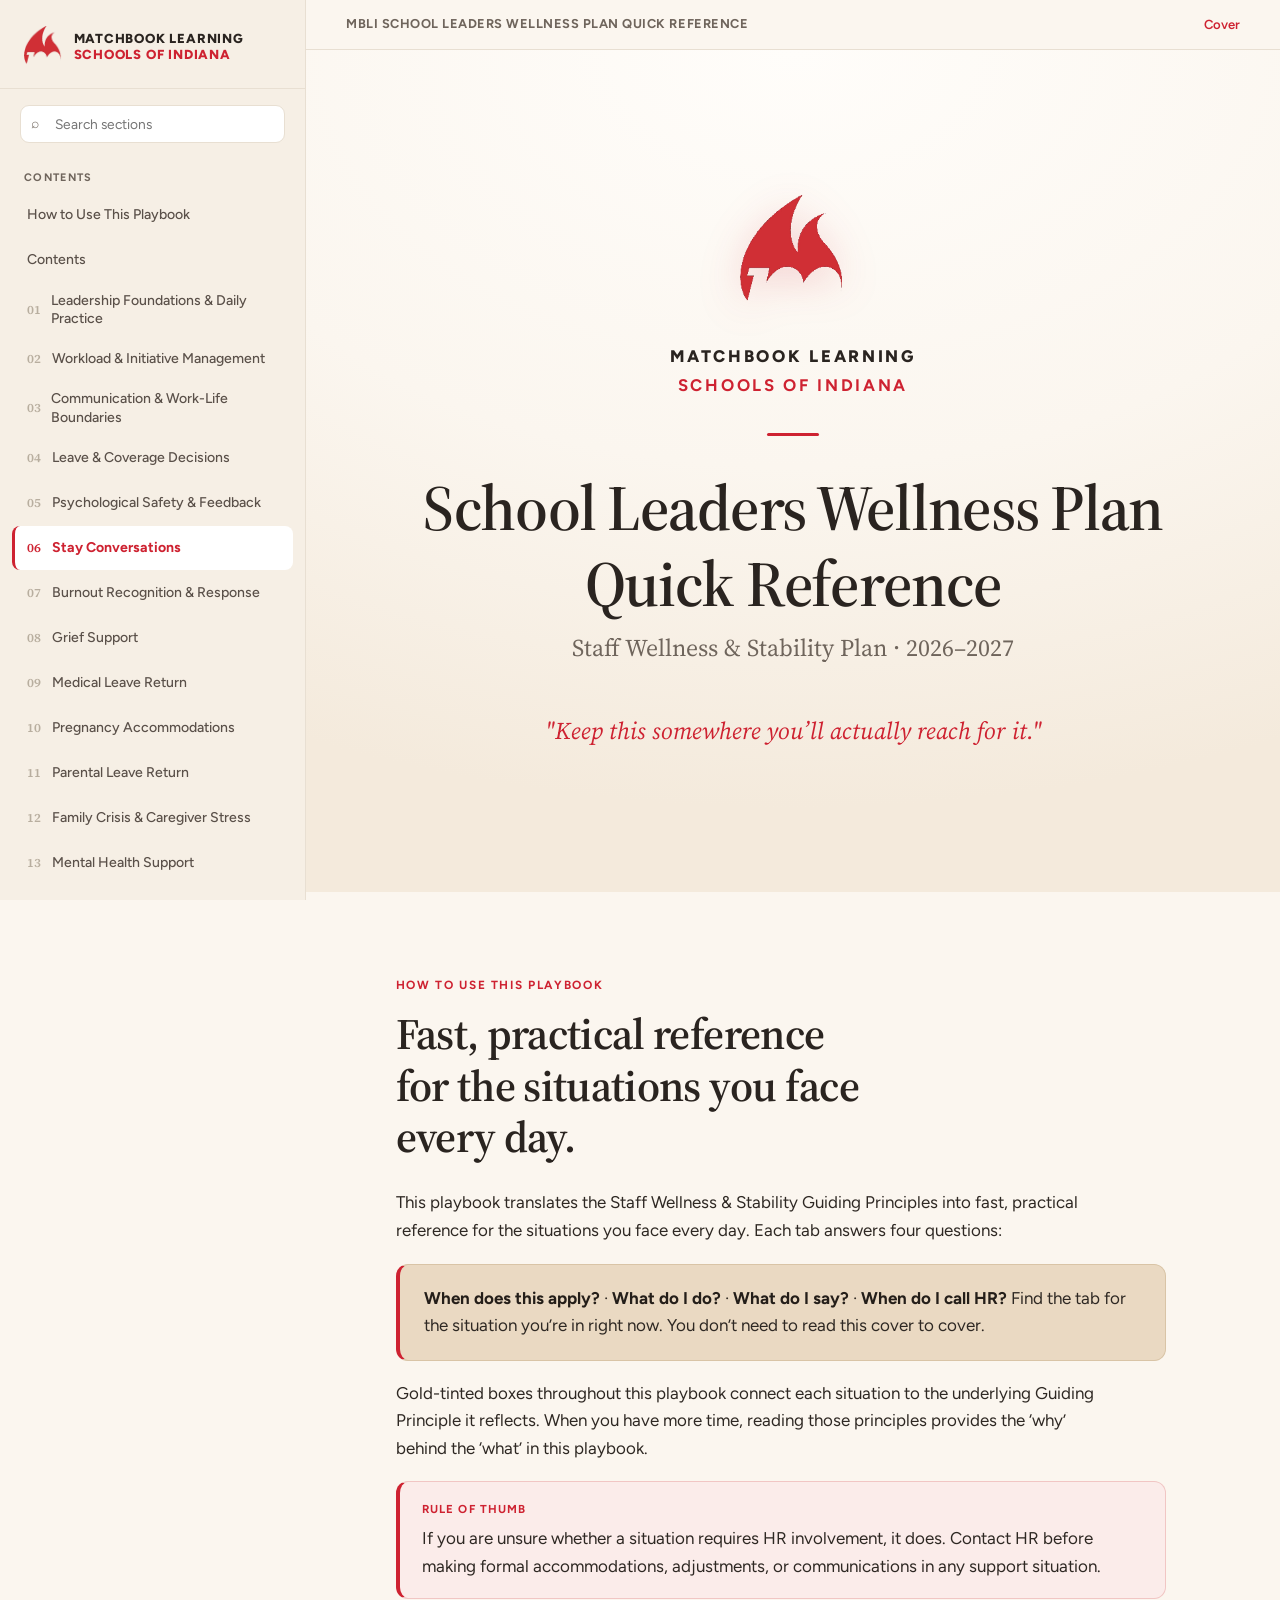
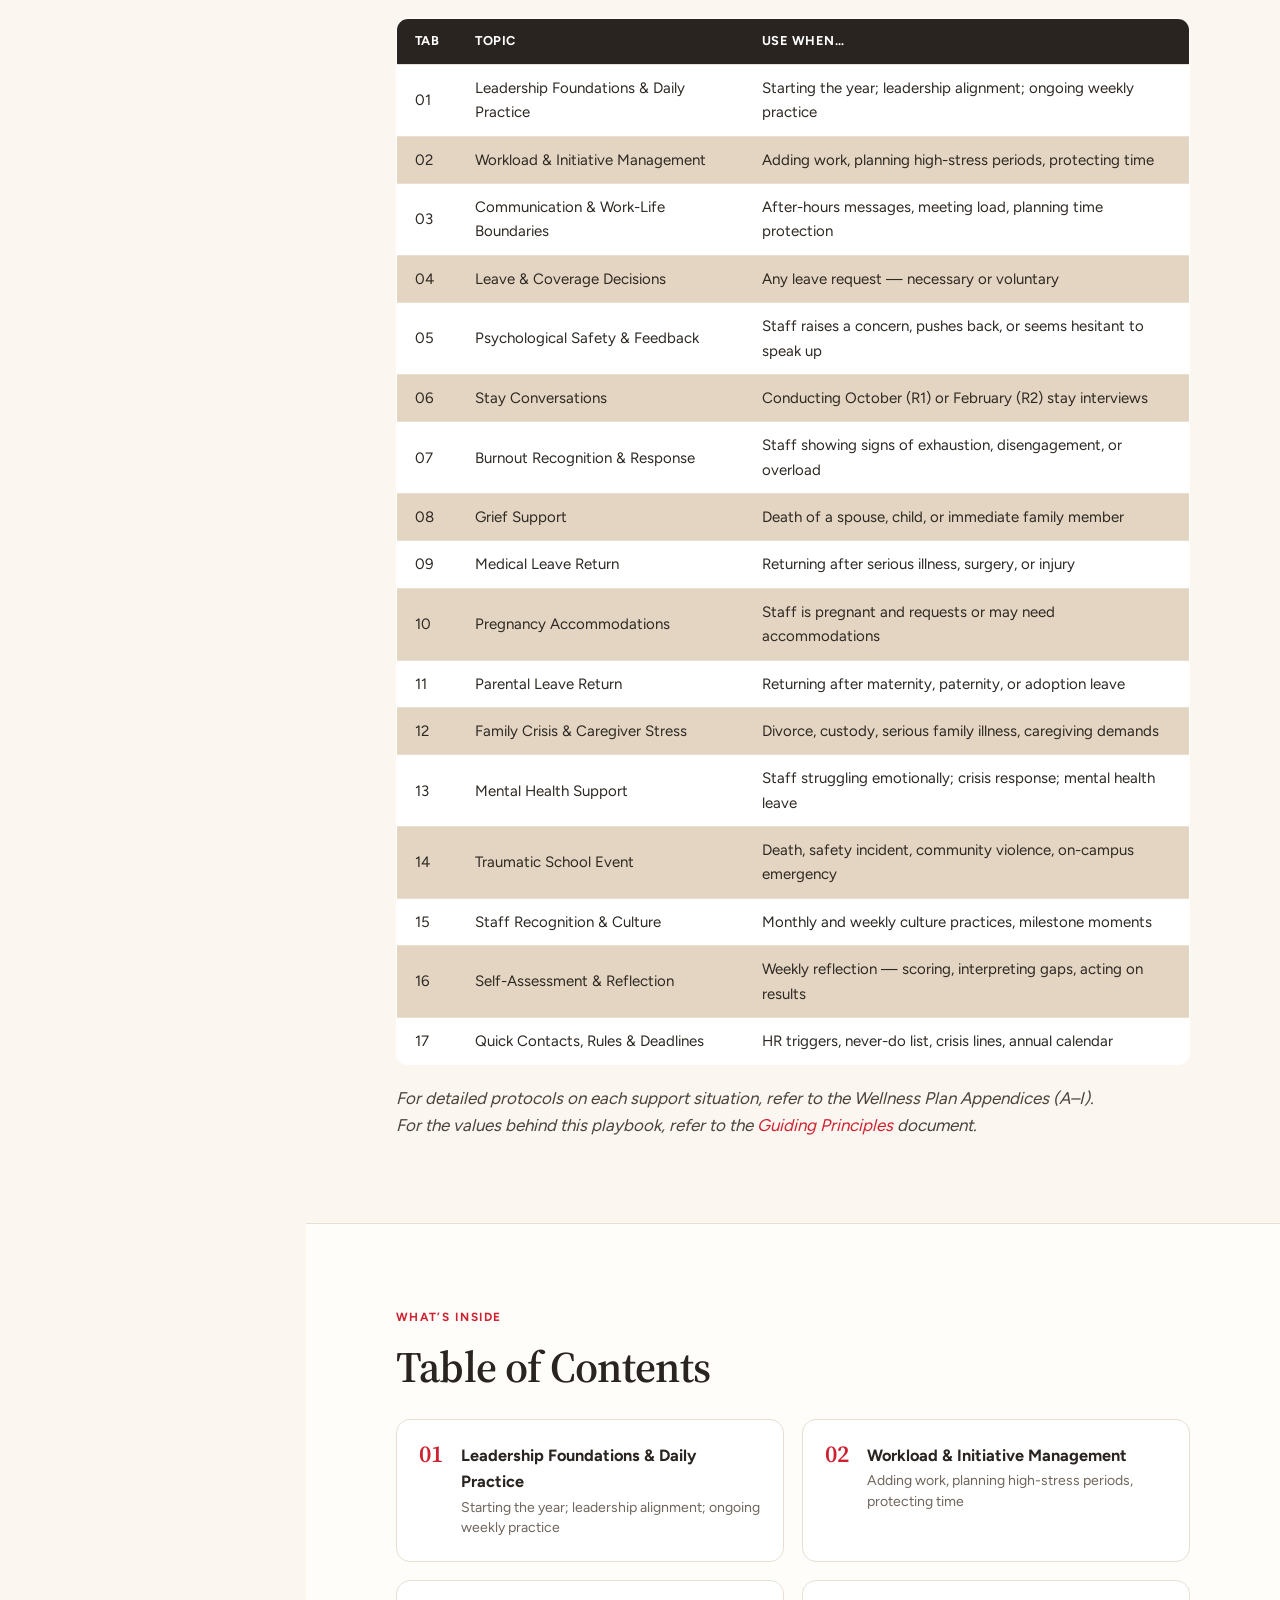
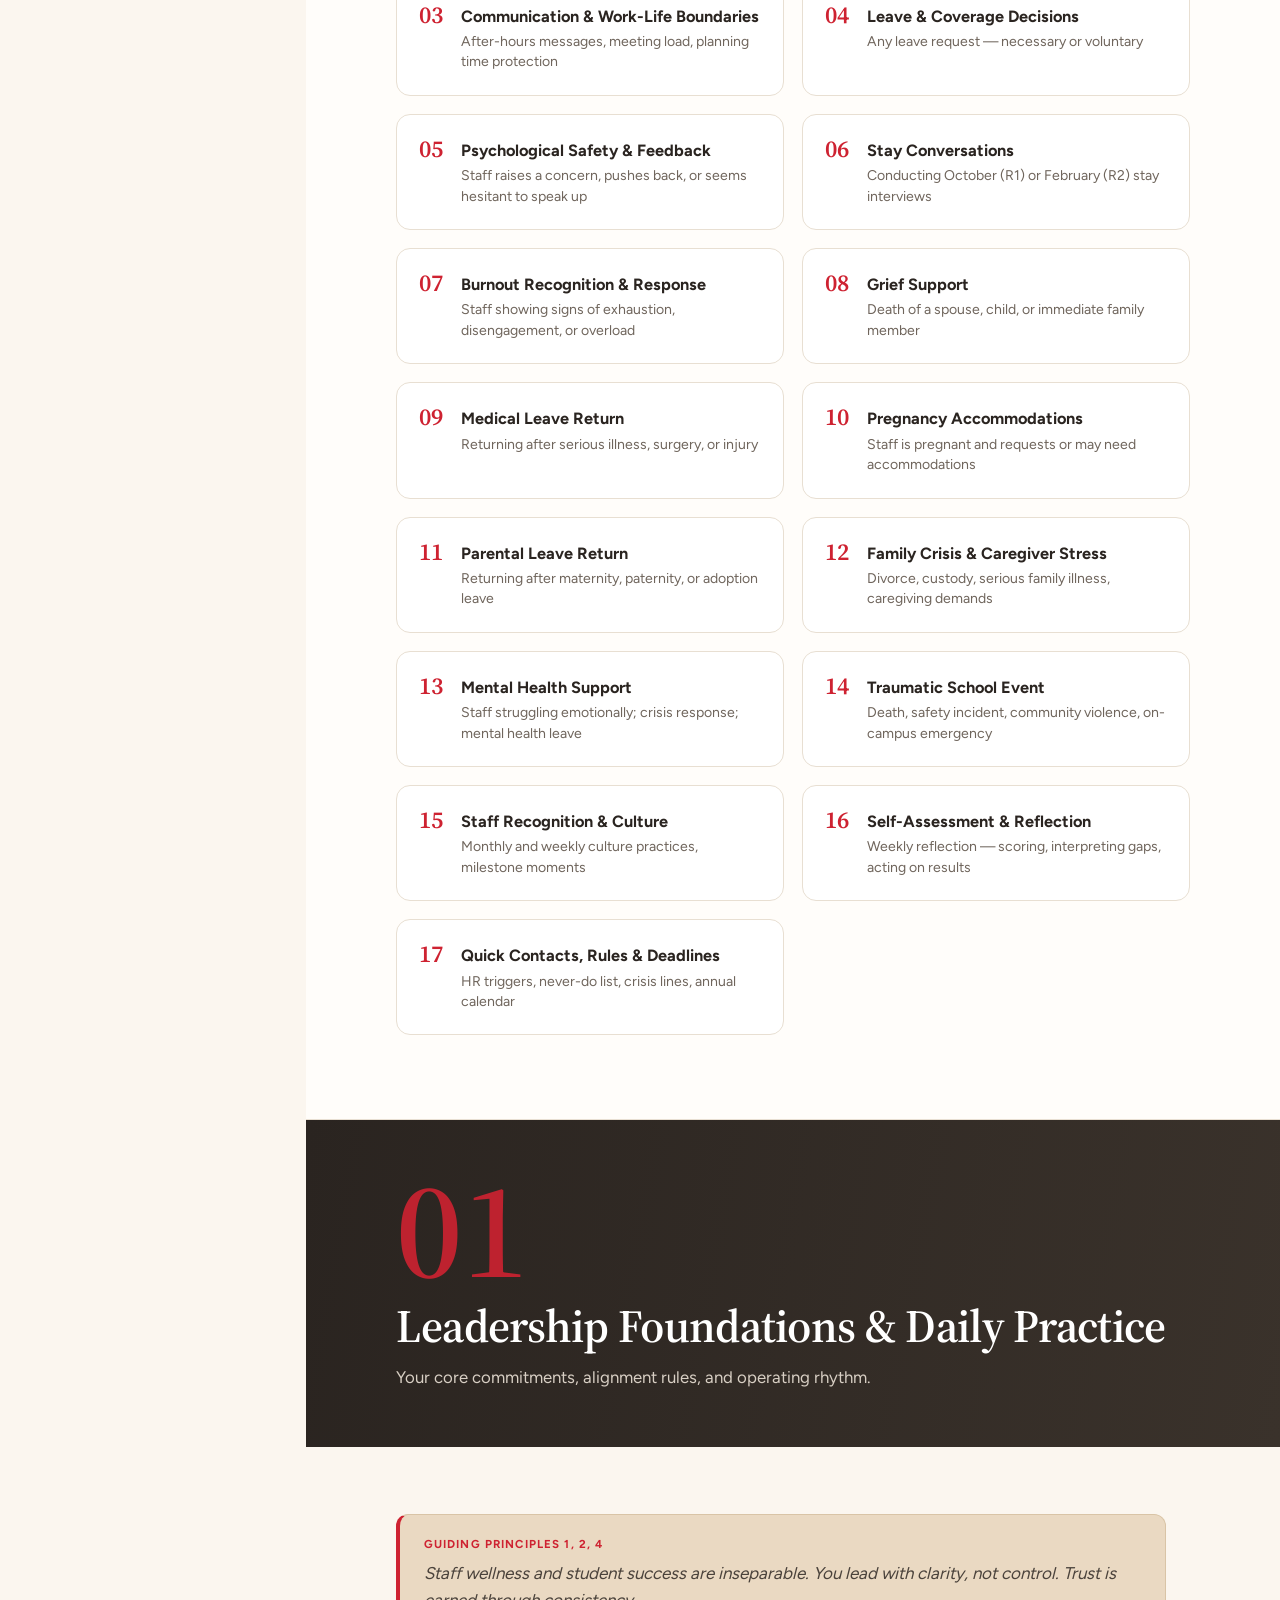
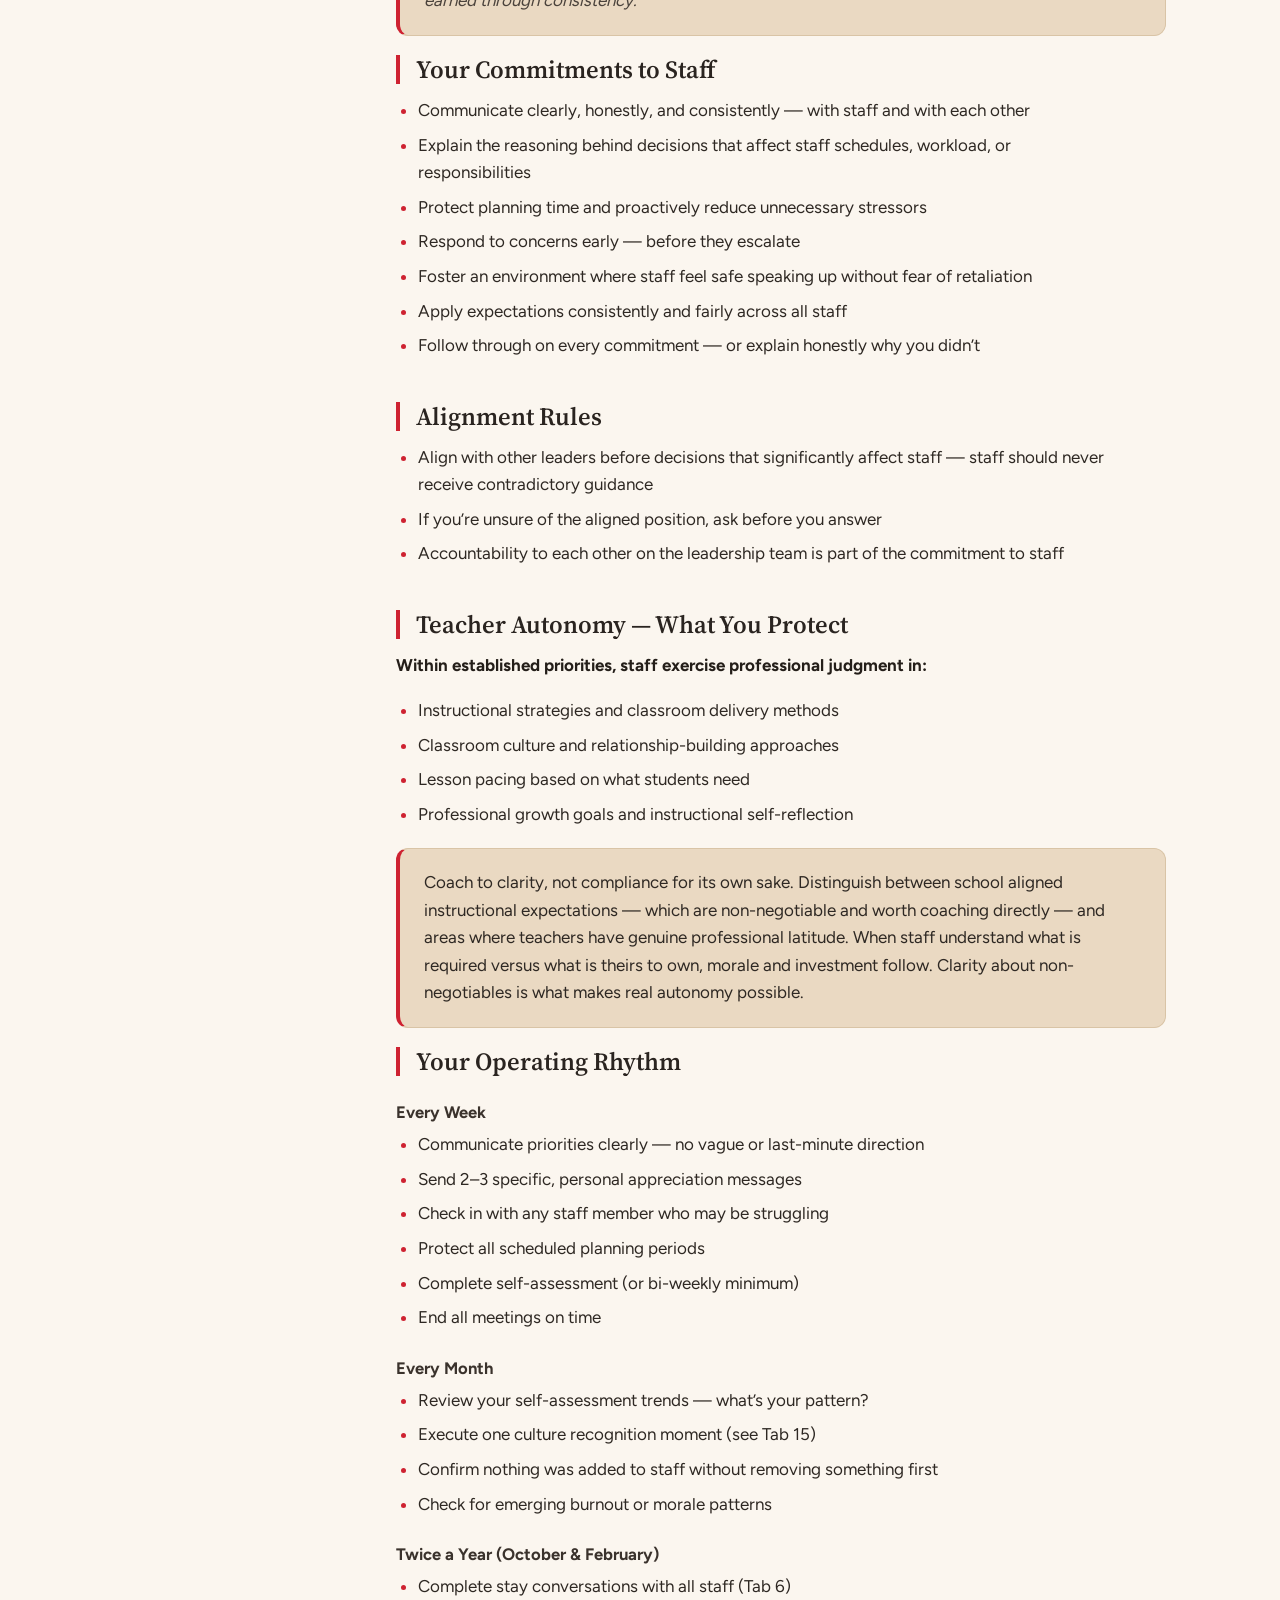
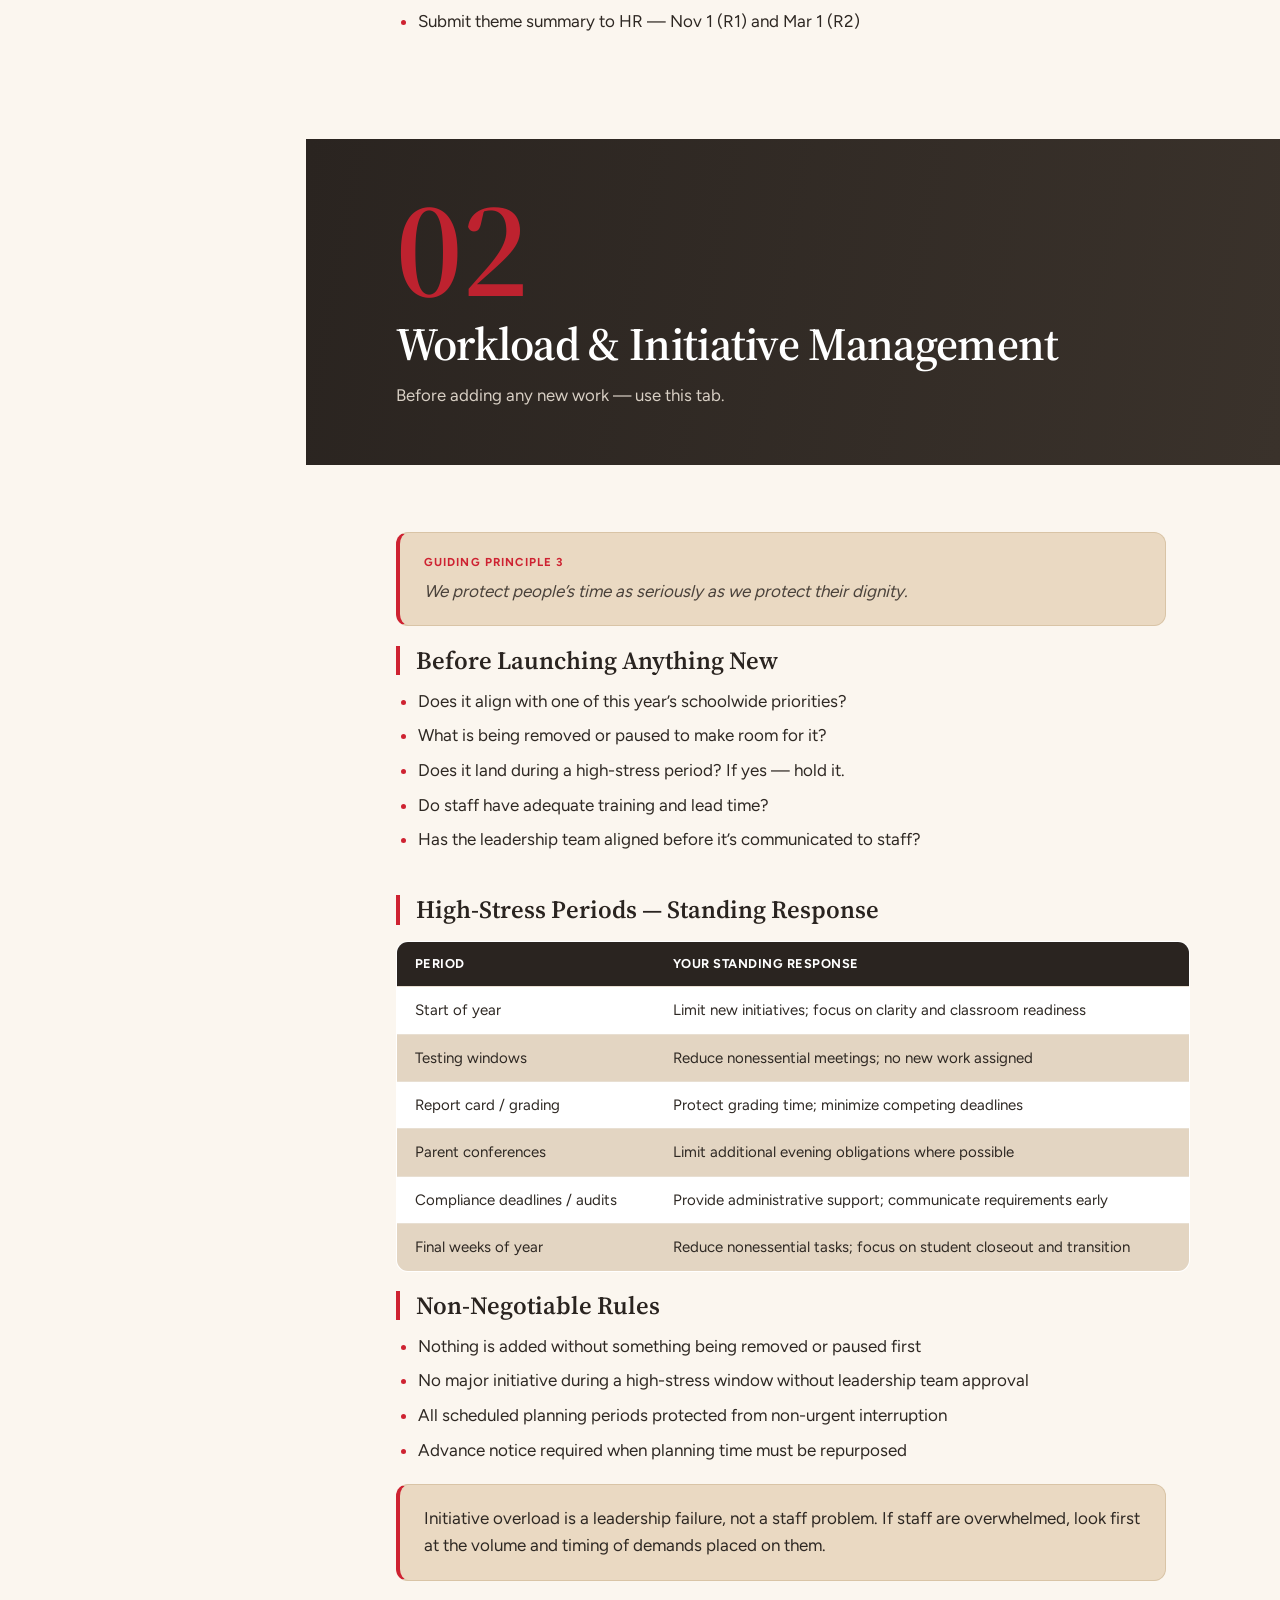
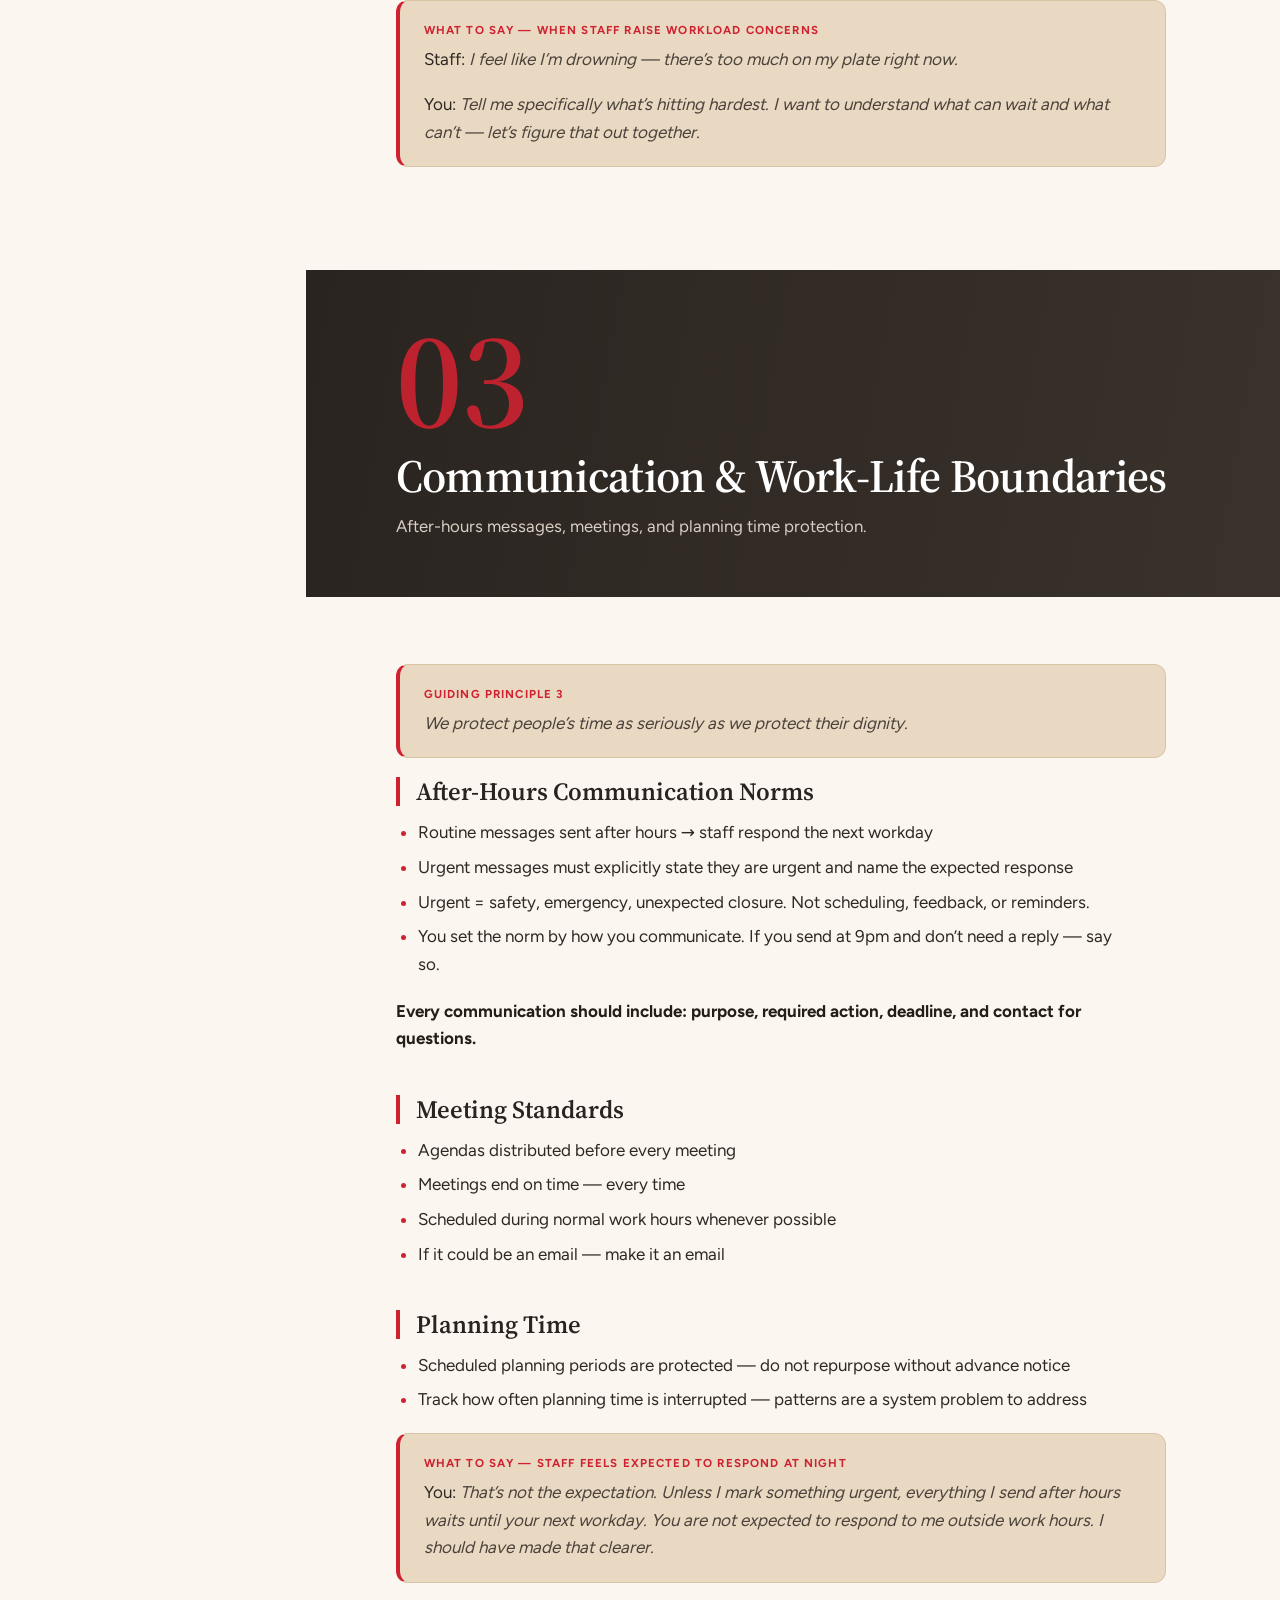
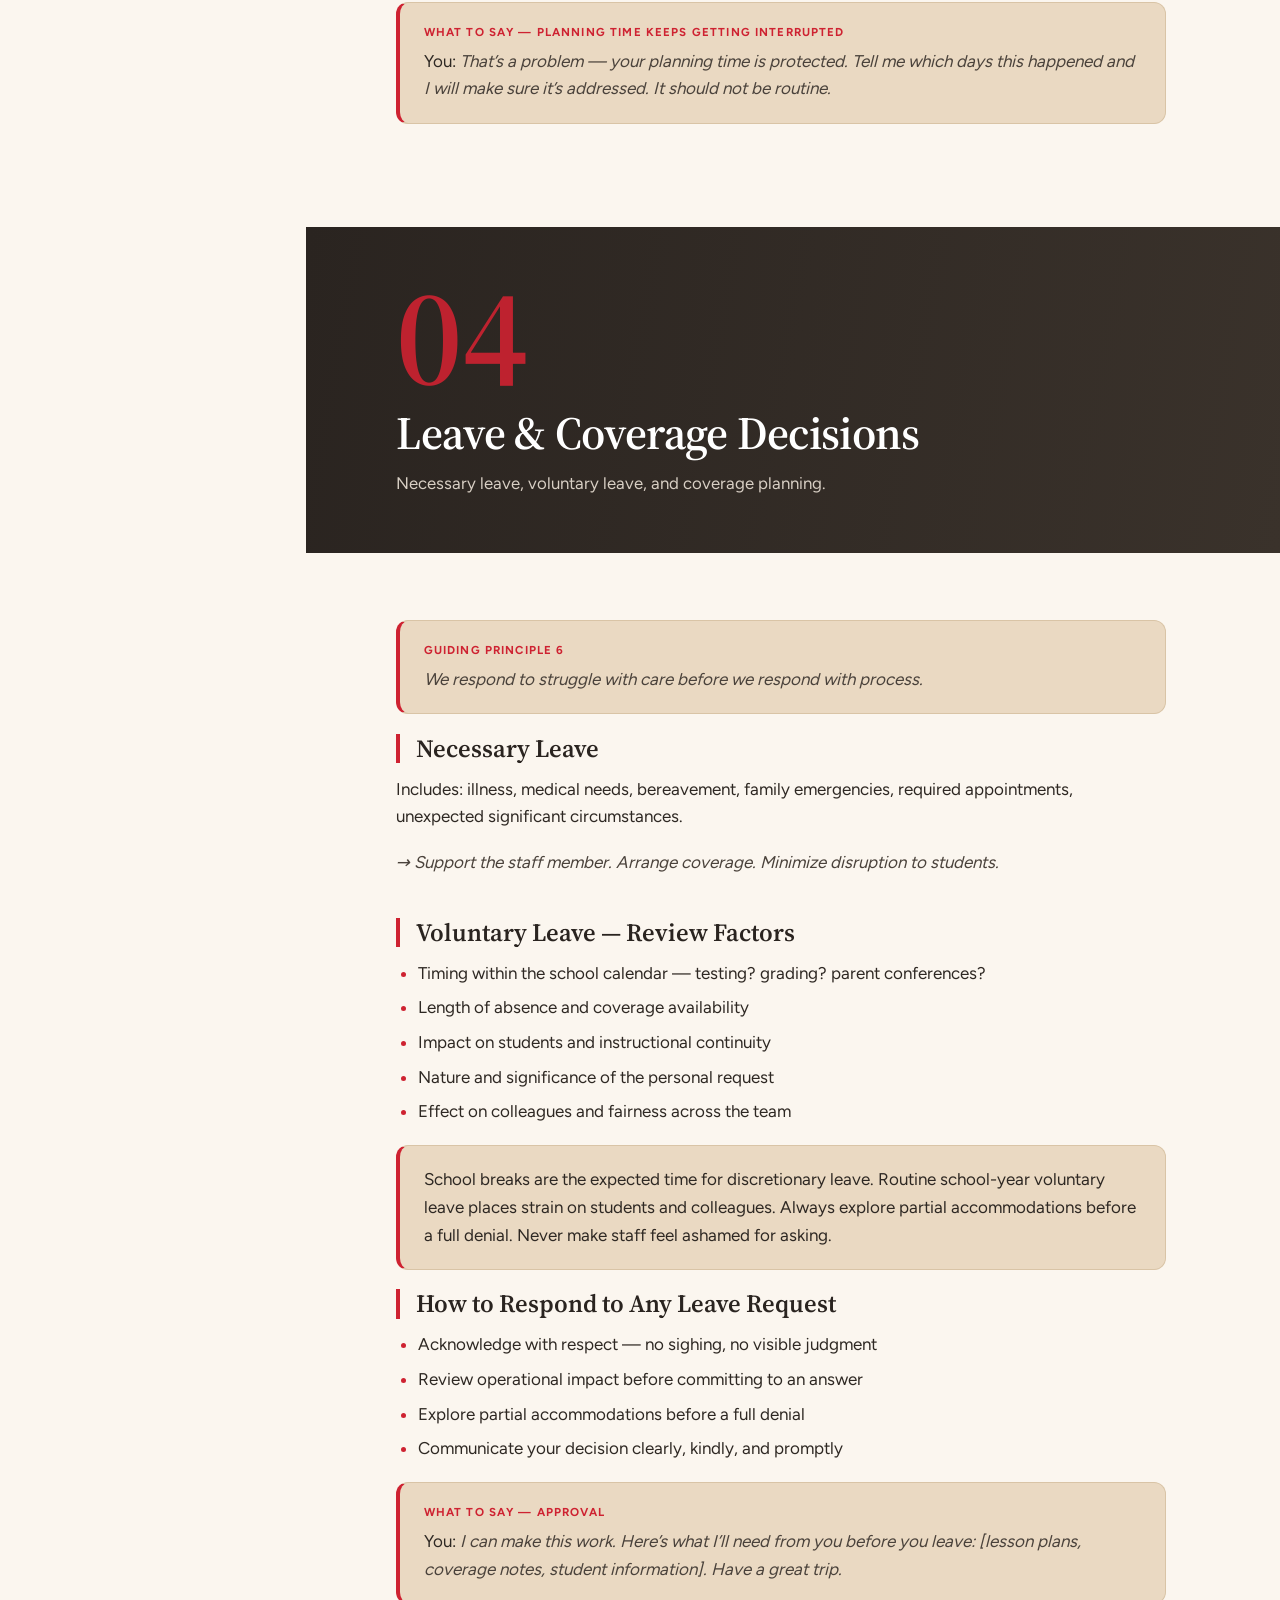
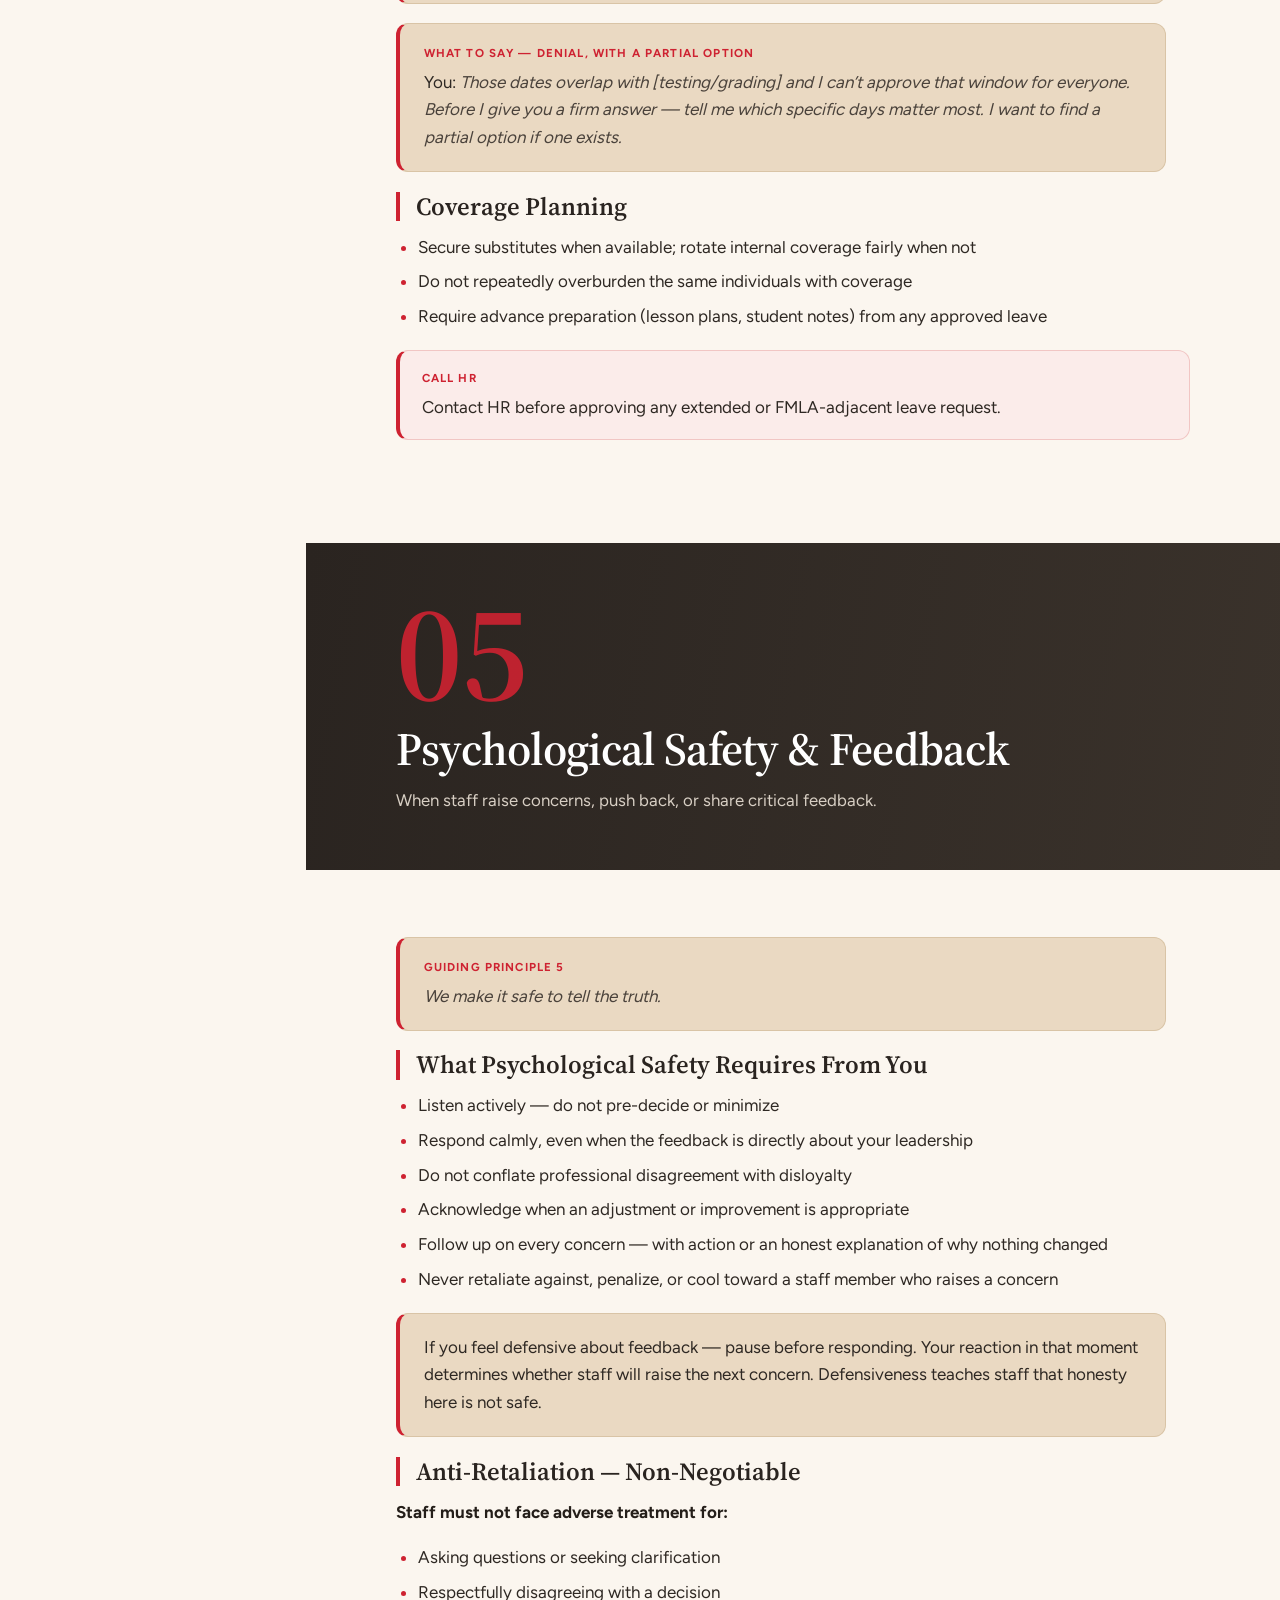
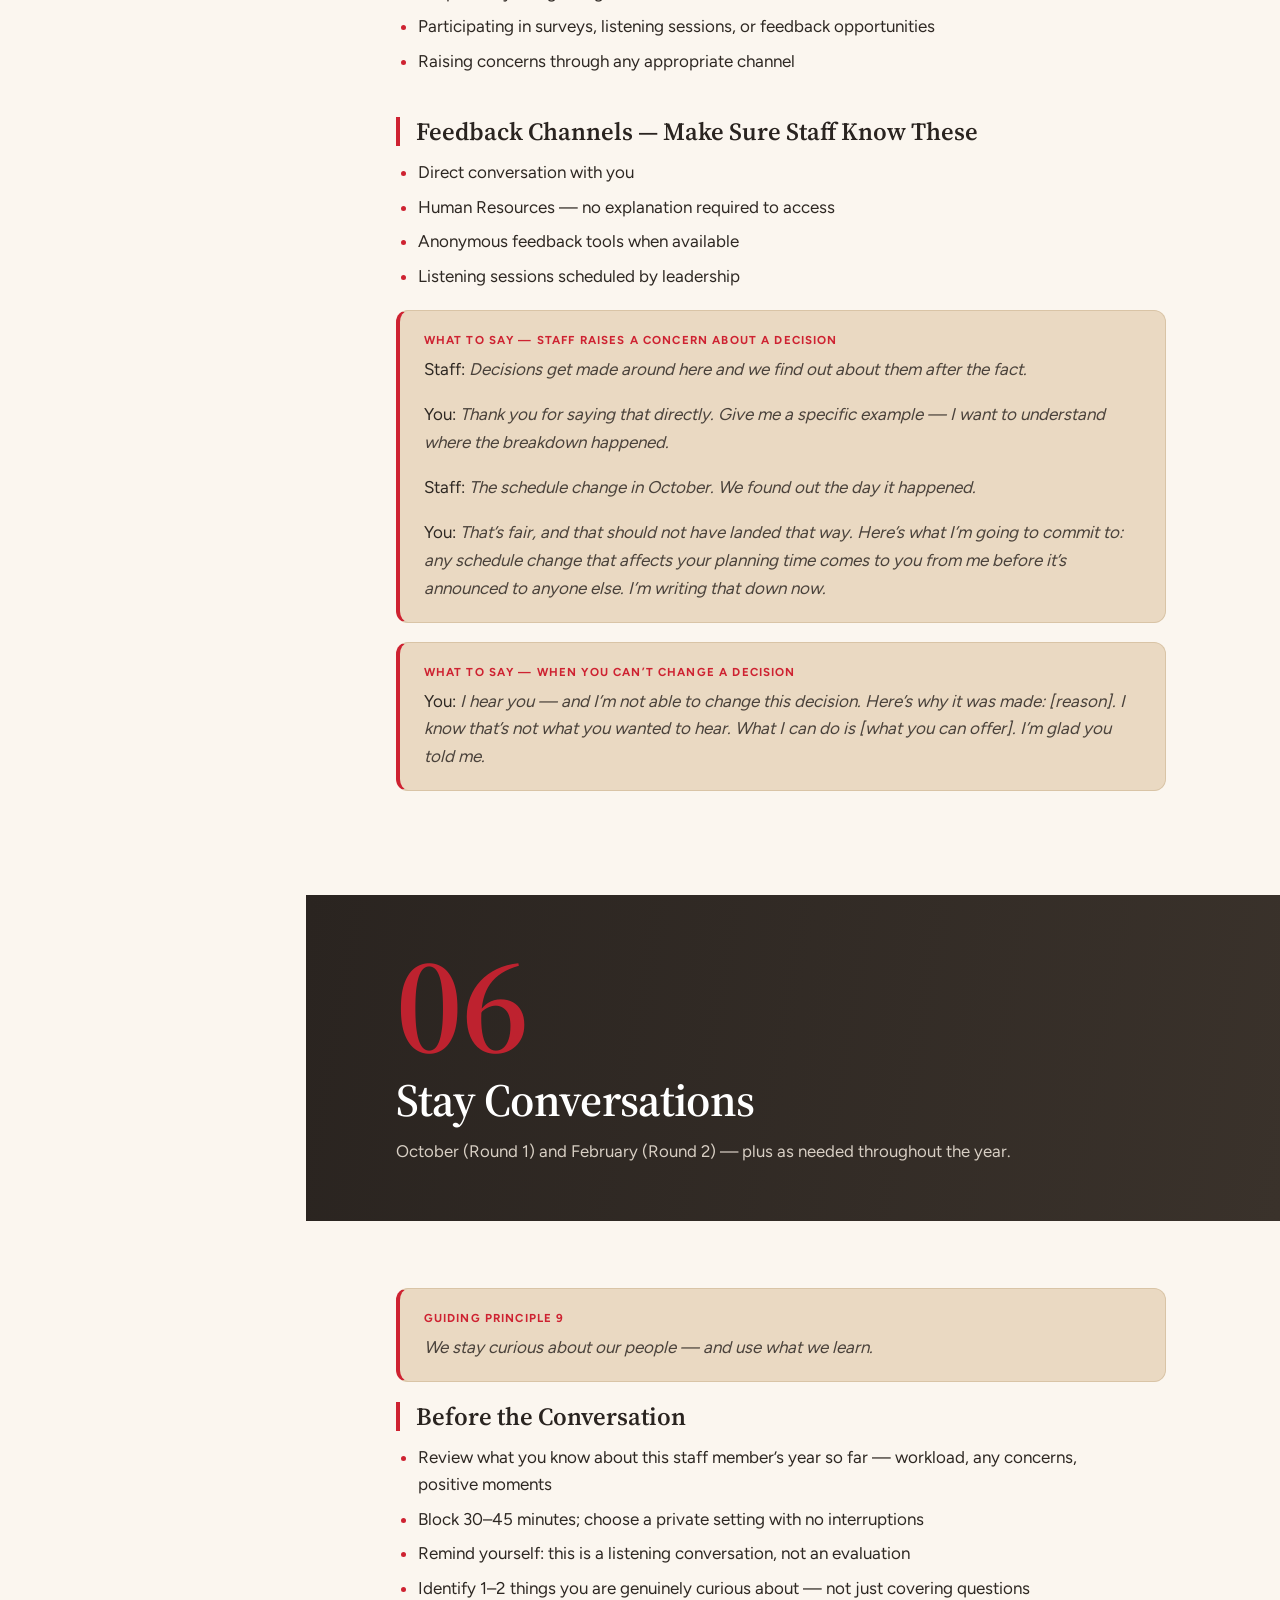
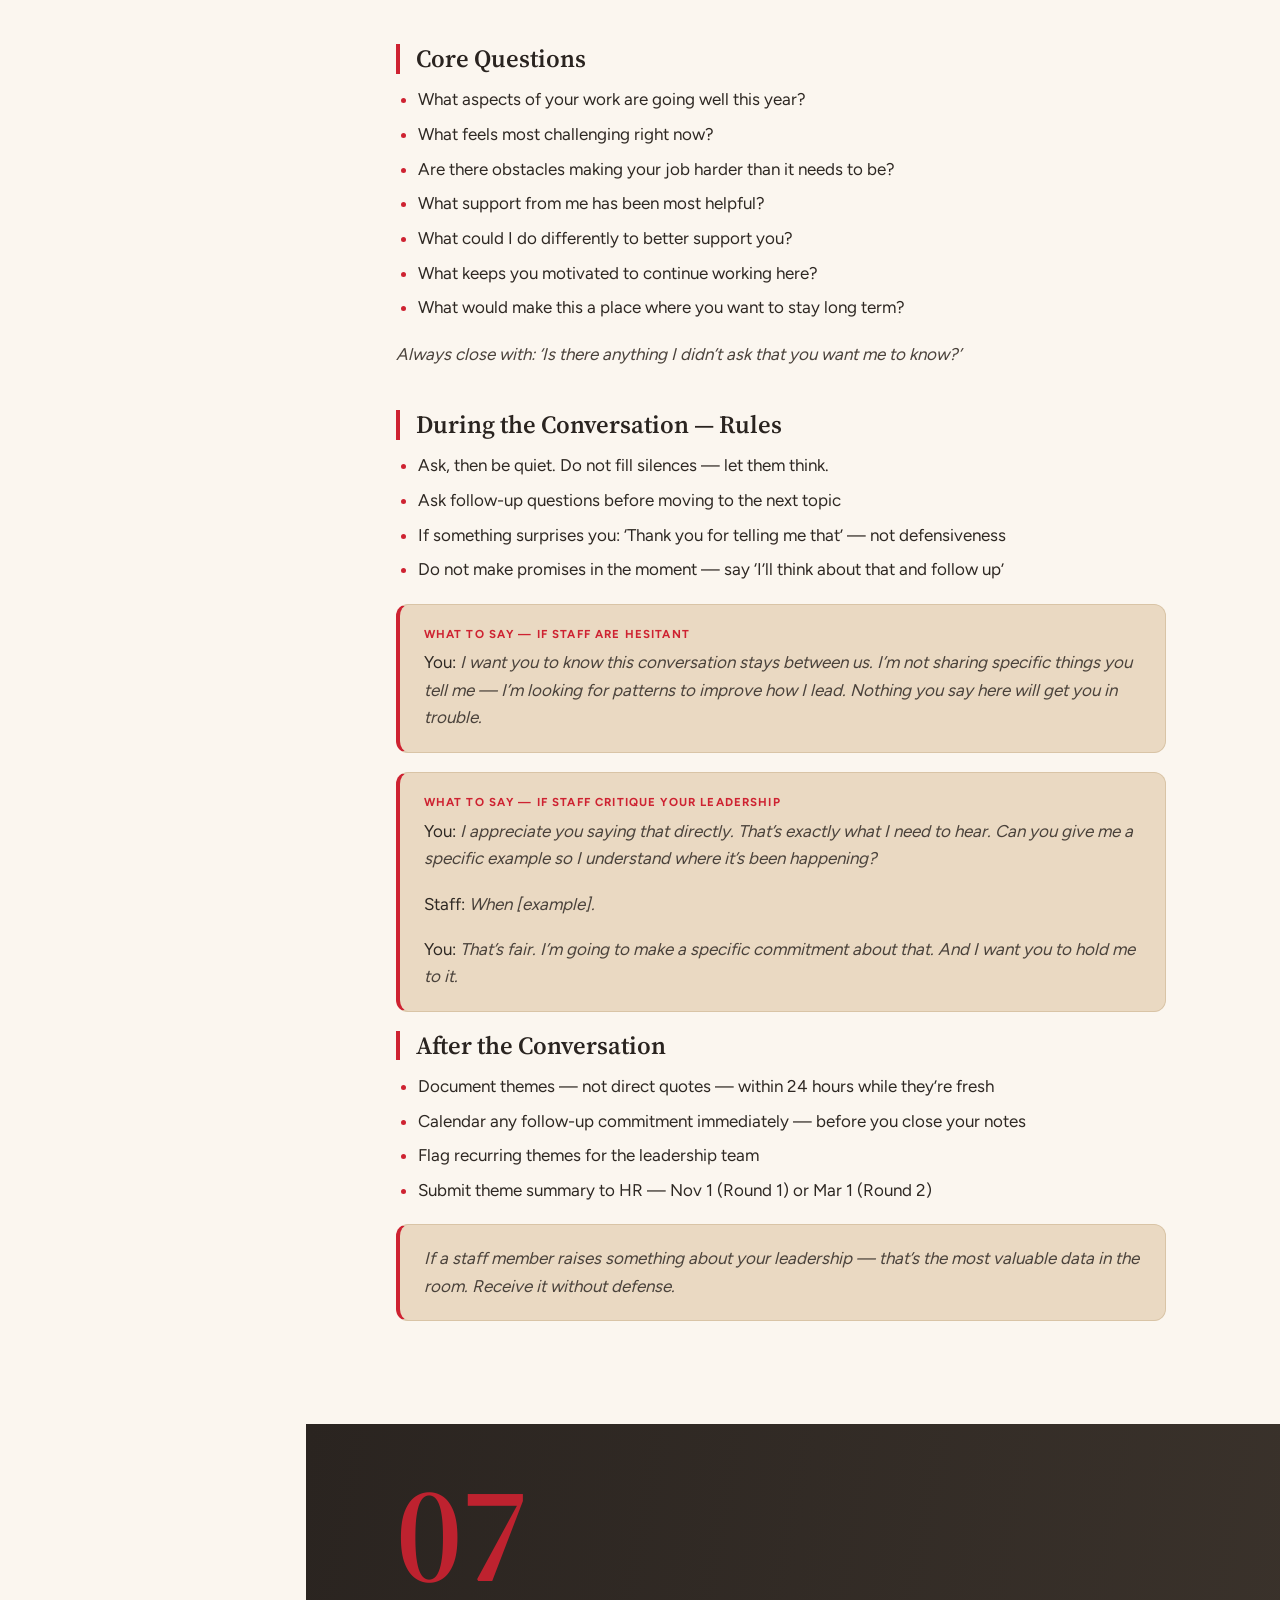
<file: hos-quick-reference-playbook.html>
<!DOCTYPE html>
<html lang="en">
<head>
<meta charset="UTF-8">
<meta name="viewport" content="width=device-width, initial-scale=1">
<title>MBLI School Leaders Wellness Plan Quick Reference &middot; 2026&ndash;2027</title>
<meta name="description" content="The School Leaders Wellness Plan Quick Reference for the Staff Wellness & Stability Plan, Matchbook Learning Schools of Indiana (MBLI).">
<link rel="icon" href="assets/img/mbli-flame.png">
<link rel="stylesheet" href="assets/css/style.css">
</head>
<body>
<a href="#main-content" class="skip-link">Skip to content</a>
<div class="app-shell">
  <div class="scrim"></div>
  <aside class="sidebar" aria-label="Table of contents">
    <button type="button" class="sidebar__close" aria-label="Close menu">&times;</button>
    <a href="#cover" class="sidebar__brand">
      <img src="assets/img/mbli-flame.png" alt="MBLI flame" class="sidebar__brand-logo">
      <span class="sidebar__brand-text">Matchbook Learning<br><span>Schools of Indiana</span></span>
    </a>
    <div class="sidebar__search">
      <div class="search-field">
        <label for="nav-search" class="visually-hidden">Search sections</label>
        <span class="search-field__icon" aria-hidden="true">&#8981;</span>
        <input type="search" id="nav-search" class="search-field__input" placeholder="Search sections">
      </div>
    </div>
    <nav class="sidebar__nav" aria-label="Handbook sections">
      <div class="sidebar__nav-heading">Contents</div>
<a href="#introduction" class="nav-item" data-target-id="introduction" data-num="" data-label="How to Use This Playbook"><span class="nav-item__num"></span><span>How to Use This Playbook</span></a>
<a href="#contents" class="nav-item" data-target-id="contents" data-num="" data-label="Contents"><span class="nav-item__num"></span><span>Contents</span></a>
<a href="#tab-01" class="nav-item" data-target-id="tab-01" data-num="01" data-label="Leadership Foundations &amp; Daily Practice"><span class="nav-item__num">01</span><span>Leadership Foundations &amp; Daily Practice</span></a>
<a href="#tab-02" class="nav-item" data-target-id="tab-02" data-num="02" data-label="Workload &amp; Initiative Management"><span class="nav-item__num">02</span><span>Workload &amp; Initiative Management</span></a>
<a href="#tab-03" class="nav-item" data-target-id="tab-03" data-num="03" data-label="Communication &amp; Work-Life Boundaries"><span class="nav-item__num">03</span><span>Communication &amp; Work-Life Boundaries</span></a>
<a href="#tab-04" class="nav-item" data-target-id="tab-04" data-num="04" data-label="Leave &amp; Coverage Decisions"><span class="nav-item__num">04</span><span>Leave &amp; Coverage Decisions</span></a>
<a href="#tab-05" class="nav-item" data-target-id="tab-05" data-num="05" data-label="Psychological Safety &amp; Feedback"><span class="nav-item__num">05</span><span>Psychological Safety &amp; Feedback</span></a>
<a href="#tab-06" class="nav-item" data-target-id="tab-06" data-num="06" data-label="Stay Conversations"><span class="nav-item__num">06</span><span>Stay Conversations</span></a>
<a href="#tab-07" class="nav-item" data-target-id="tab-07" data-num="07" data-label="Burnout Recognition &amp; Response"><span class="nav-item__num">07</span><span>Burnout Recognition &amp; Response</span></a>
<a href="#tab-08" class="nav-item" data-target-id="tab-08" data-num="08" data-label="Grief Support"><span class="nav-item__num">08</span><span>Grief Support</span></a>
<a href="#tab-09" class="nav-item" data-target-id="tab-09" data-num="09" data-label="Medical Leave Return"><span class="nav-item__num">09</span><span>Medical Leave Return</span></a>
<a href="#tab-10" class="nav-item" data-target-id="tab-10" data-num="10" data-label="Pregnancy Accommodations"><span class="nav-item__num">10</span><span>Pregnancy Accommodations</span></a>
<a href="#tab-11" class="nav-item" data-target-id="tab-11" data-num="11" data-label="Parental Leave Return"><span class="nav-item__num">11</span><span>Parental Leave Return</span></a>
<a href="#tab-12" class="nav-item" data-target-id="tab-12" data-num="12" data-label="Family Crisis &amp; Caregiver Stress"><span class="nav-item__num">12</span><span>Family Crisis &amp; Caregiver Stress</span></a>
<a href="#tab-13" class="nav-item" data-target-id="tab-13" data-num="13" data-label="Mental Health Support"><span class="nav-item__num">13</span><span>Mental Health Support</span></a>
<a href="#tab-14" class="nav-item" data-target-id="tab-14" data-num="14" data-label="Traumatic School Event"><span class="nav-item__num">14</span><span>Traumatic School Event</span></a>
<a href="#tab-15" class="nav-item" data-target-id="tab-15" data-num="15" data-label="Staff Recognition &amp; Culture"><span class="nav-item__num">15</span><span>Staff Recognition &amp; Culture</span></a>
<a href="#tab-16" class="nav-item" data-target-id="tab-16" data-num="16" data-label="Self-Assessment &amp; Reflection"><span class="nav-item__num">16</span><span>Self-Assessment &amp; Reflection</span></a>
<a href="#tab-17" class="nav-item" data-target-id="tab-17" data-num="17" data-label="Quick Contacts, Rules &amp; Deadlines"><span class="nav-item__num">17</span><span>Quick Contacts, Rules &amp; Deadlines</span></a>
      <div class="nav-empty" hidden>No sections match the search.</div>
    </nav>
    <div class="sidebar__footer">School Leaders Wellness Plan Quick Reference<br>2026 &ndash; 2027
      <a href="index.html" class="sidebar__footer-link">&larr; Home</a>
    </div>
  </aside>

  <div class="content-column">
    <header class="site-header">
      <button type="button" class="site-header__menu-btn" aria-label="Open menu" aria-expanded="false">&#9776;</button>
      <span class="site-header__title">MBLI School Leaders Wellness Plan Quick Reference</span>
      <span class="site-header__active">Cover</span>
    </header>

    <main id="main-content">

<section id="cover" class="cover" data-label="Cover">
  <img src="assets/img/mbli-flame.png" alt="MBLI flame logo" class="cover__logo">
  <div class="cover__brand-line1">Matchbook Learning</div>
  <div class="cover__brand-line2">Schools of Indiana</div>
  <div class="cover__rule"></div>
  <h1 class="cover__title">School Leaders Wellness Plan Quick Reference</h1>
  <div class="cover__year">Staff Wellness &amp; Stability Plan &middot; 2026&ndash;2027</div>
  <p class="cover__quote">&quot;Keep this somewhere you&rsquo;ll actually reach for it.&quot;</p>
</section>

<section id="introduction" class="section-front" data-label="Introduction">
  <div class="eyebrow">How to Use This Playbook</div>
  <h2 class="section-front__heading" style="max-width:22ch">Fast, practical reference for the situations you face every day.</h2>
  <div class="section-front__body">
    <p>This playbook translates the Staff Wellness &amp; Stability Guiding Principles into fast, practical reference for the situations you face every day. Each tab answers four questions:</p>
  </div>
  <div class="measure-wide">
<div class="callout callout--note measure-wide"><p><strong>When does this apply?</strong> &middot; <strong>What do I do?</strong> &middot; <strong>What do I say?</strong> &middot; <strong>When do I call HR?</strong> Find the tab for the situation you&rsquo;re in right now. You don&rsquo;t need to read this cover to cover.</p></div>
  </div>
  <div class="section-front__body">
    <p>Gold-tinted boxes throughout this playbook connect each situation to the underlying Guiding Principle it reflects. When you have more time, reading those principles provides the &lsquo;why&rsquo; behind the &lsquo;what&rsquo; in this playbook.</p>
  </div>
  <div class="measure-wide">
<div class="callout callout--important"><div class="callout__label">Rule of Thumb</div><p>If you are unsure whether a situation requires HR involvement, it does. Contact HR before making formal accommodations, adjustments, or communications in any support situation.</p></div>
  </div>
<div class="table-wrap measure-wider"><table class="data-table"><thead><tr><th>Tab</th><th>Topic</th><th>Use When&hellip;</th></tr></thead><tbody><tr><td>01</td><td>Leadership Foundations &amp; Daily Practice</td><td>Starting the year; leadership alignment; ongoing weekly practice</td></tr><tr><td>02</td><td>Workload &amp; Initiative Management</td><td>Adding work, planning high-stress periods, protecting time</td></tr><tr><td>03</td><td>Communication &amp; Work-Life Boundaries</td><td>After-hours messages, meeting load, planning time protection</td></tr><tr><td>04</td><td>Leave &amp; Coverage Decisions</td><td>Any leave request &mdash; necessary or voluntary</td></tr><tr><td>05</td><td>Psychological Safety &amp; Feedback</td><td>Staff raises a concern, pushes back, or seems hesitant to speak up</td></tr><tr><td>06</td><td>Stay Conversations</td><td>Conducting October (R1) or February (R2) stay interviews</td></tr><tr><td>07</td><td>Burnout Recognition &amp; Response</td><td>Staff showing signs of exhaustion, disengagement, or overload</td></tr><tr><td>08</td><td>Grief Support</td><td>Death of a spouse, child, or immediate family member</td></tr><tr><td>09</td><td>Medical Leave Return</td><td>Returning after serious illness, surgery, or injury</td></tr><tr><td>10</td><td>Pregnancy Accommodations</td><td>Staff is pregnant and requests or may need accommodations</td></tr><tr><td>11</td><td>Parental Leave Return</td><td>Returning after maternity, paternity, or adoption leave</td></tr><tr><td>12</td><td>Family Crisis &amp; Caregiver Stress</td><td>Divorce, custody, serious family illness, caregiving demands</td></tr><tr><td>13</td><td>Mental Health Support</td><td>Staff struggling emotionally; crisis response; mental health leave</td></tr><tr><td>14</td><td>Traumatic School Event</td><td>Death, safety incident, community violence, on-campus emergency</td></tr><tr><td>15</td><td>Staff Recognition &amp; Culture</td><td>Monthly and weekly culture practices, milestone moments</td></tr><tr><td>16</td><td>Self-Assessment &amp; Reflection</td><td>Weekly reflection &mdash; scoring, interpreting gaps, acting on results</td></tr><tr><td>17</td><td>Quick Contacts, Rules &amp; Deadlines</td><td>HR triggers, never-do list, crisis lines, annual calendar</td></tr></tbody></table></div>

  <div class="section-front__body">
    <p><em>For detailed protocols on each support situation, refer to the Wellness Plan Appendices (A&ndash;I). For the values behind this playbook, refer to the <a href="staff-wellness-stability-plan.html">Guiding Principles</a> document.</em></p>
  </div>
</section>

<section id="contents" class="contents-section" data-label="Contents">
  <div class="eyebrow">What&rsquo;s Inside</div>
  <h2 class="section-front__heading">Table of Contents</h2>
  <div class="toc-grid">
<a href="#tab-01" class="toc-card"><span class="toc-card__num">01</span><span><span class="toc-card__label">Leadership Foundations &amp; Daily Practice</span><span class="toc-card__desc">Starting the year; leadership alignment; ongoing weekly practice</span></span></a>
<a href="#tab-02" class="toc-card"><span class="toc-card__num">02</span><span><span class="toc-card__label">Workload &amp; Initiative Management</span><span class="toc-card__desc">Adding work, planning high-stress periods, protecting time</span></span></a>
<a href="#tab-03" class="toc-card"><span class="toc-card__num">03</span><span><span class="toc-card__label">Communication &amp; Work-Life Boundaries</span><span class="toc-card__desc">After-hours messages, meeting load, planning time protection</span></span></a>
<a href="#tab-04" class="toc-card"><span class="toc-card__num">04</span><span><span class="toc-card__label">Leave &amp; Coverage Decisions</span><span class="toc-card__desc">Any leave request &mdash; necessary or voluntary</span></span></a>
<a href="#tab-05" class="toc-card"><span class="toc-card__num">05</span><span><span class="toc-card__label">Psychological Safety &amp; Feedback</span><span class="toc-card__desc">Staff raises a concern, pushes back, or seems hesitant to speak up</span></span></a>
<a href="#tab-06" class="toc-card"><span class="toc-card__num">06</span><span><span class="toc-card__label">Stay Conversations</span><span class="toc-card__desc">Conducting October (R1) or February (R2) stay interviews</span></span></a>
<a href="#tab-07" class="toc-card"><span class="toc-card__num">07</span><span><span class="toc-card__label">Burnout Recognition &amp; Response</span><span class="toc-card__desc">Staff showing signs of exhaustion, disengagement, or overload</span></span></a>
<a href="#tab-08" class="toc-card"><span class="toc-card__num">08</span><span><span class="toc-card__label">Grief Support</span><span class="toc-card__desc">Death of a spouse, child, or immediate family member</span></span></a>
<a href="#tab-09" class="toc-card"><span class="toc-card__num">09</span><span><span class="toc-card__label">Medical Leave Return</span><span class="toc-card__desc">Returning after serious illness, surgery, or injury</span></span></a>
<a href="#tab-10" class="toc-card"><span class="toc-card__num">10</span><span><span class="toc-card__label">Pregnancy Accommodations</span><span class="toc-card__desc">Staff is pregnant and requests or may need accommodations</span></span></a>
<a href="#tab-11" class="toc-card"><span class="toc-card__num">11</span><span><span class="toc-card__label">Parental Leave Return</span><span class="toc-card__desc">Returning after maternity, paternity, or adoption leave</span></span></a>
<a href="#tab-12" class="toc-card"><span class="toc-card__num">12</span><span><span class="toc-card__label">Family Crisis &amp; Caregiver Stress</span><span class="toc-card__desc">Divorce, custody, serious family illness, caregiving demands</span></span></a>
<a href="#tab-13" class="toc-card"><span class="toc-card__num">13</span><span><span class="toc-card__label">Mental Health Support</span><span class="toc-card__desc">Staff struggling emotionally; crisis response; mental health leave</span></span></a>
<a href="#tab-14" class="toc-card"><span class="toc-card__num">14</span><span><span class="toc-card__label">Traumatic School Event</span><span class="toc-card__desc">Death, safety incident, community violence, on-campus emergency</span></span></a>
<a href="#tab-15" class="toc-card"><span class="toc-card__num">15</span><span><span class="toc-card__label">Staff Recognition &amp; Culture</span><span class="toc-card__desc">Monthly and weekly culture practices, milestone moments</span></span></a>
<a href="#tab-16" class="toc-card"><span class="toc-card__num">16</span><span><span class="toc-card__label">Self-Assessment &amp; Reflection</span><span class="toc-card__desc">Weekly reflection &mdash; scoring, interpreting gaps, acting on results</span></span></a>
<a href="#tab-17" class="toc-card"><span class="toc-card__num">17</span><span><span class="toc-card__label">Quick Contacts, Rules &amp; Deadlines</span><span class="toc-card__desc">HR triggers, never-do list, crisis lines, annual calendar</span></span></a>
  </div>
</section>
<section id="tab-01" class="policy-section" data-label="01 Leadership Foundations">
<div class="section-divider">
  <div class="section-divider__num">01</div>
  <h2 class="section-divider__title">Leadership Foundations &amp; Daily Practice</h2>
  <p class="section-divider__desc">Your core commitments, alignment rules, and operating rhythm.</p>
</div>
<div class="section-body">
<div class="callout callout--note measure-wide"><div class="callout__label">Guiding Principles 1, 2, 4</div><p><em>Staff wellness and student success are inseparable. You lead with clarity, not control. Trust is earned through consistency.</em></p></div>
<div class="measure">
<h3 class="policy-title">Your Commitments to Staff</h3>
<ul><li>Communicate clearly, honestly, and consistently &mdash; with staff and with each other</li><li>Explain the reasoning behind decisions that affect staff schedules, workload, or responsibilities</li><li>Protect planning time and proactively reduce unnecessary stressors</li><li>Respond to concerns early &mdash; before they escalate</li><li>Foster an environment where staff feel safe speaking up without fear of retaliation</li><li>Apply expectations consistently and fairly across all staff</li><li>Follow through on every commitment &mdash; or explain honestly why you didn&rsquo;t</li></ul>
<h3 class="policy-title">Alignment Rules</h3>
<ul><li>Align with other leaders before decisions that significantly affect staff &mdash; staff should never receive contradictory guidance</li><li>If you&rsquo;re unsure of the aligned position, ask before you answer</li><li>Accountability to each other on the leadership team is part of the commitment to staff</li></ul>
<h3 class="policy-title">Teacher Autonomy &mdash; What You Protect</h3>
<p><strong>Within established priorities, staff exercise professional judgment in:</strong></p>
<ul><li>Instructional strategies and classroom delivery methods</li><li>Classroom culture and relationship-building approaches</li><li>Lesson pacing based on what students need</li><li>Professional growth goals and instructional self-reflection</li></ul>
</div>
<div class="callout callout--note measure-wide"><p>Coach to clarity, not compliance for its own sake. Distinguish between school aligned instructional expectations &mdash; which are non-negotiable and worth coaching directly &mdash; and areas where teachers have genuine professional latitude. When staff understand what is required versus what is theirs to own, morale and investment follow. Clarity about non-negotiables is what makes real autonomy possible.</p></div>
<div class="measure">
<h3 class="policy-title">Your Operating Rhythm</h3>
<h4 class="subhead">Every Week</h4>
<ul><li>Communicate priorities clearly &mdash; no vague or last-minute direction</li><li>Send 2&ndash;3 specific, personal appreciation messages</li><li>Check in with any staff member who may be struggling</li><li>Protect all scheduled planning periods</li><li>Complete self-assessment (or bi-weekly minimum)</li><li>End all meetings on time</li></ul>
<h4 class="subhead">Every Month</h4>
<ul><li>Review your self-assessment trends &mdash; what&rsquo;s your pattern?</li><li>Execute one culture recognition moment (see Tab 15)</li><li>Confirm nothing was added to staff without removing something first</li><li>Check for emerging burnout or morale patterns</li></ul>
<h4 class="subhead">Twice a Year (October &amp; February)</h4>
<ul><li>Complete stay conversations with all staff (Tab 6)</li><li>Submit theme summary to HR &mdash; Nov 1 (R1) and Mar 1 (R2)</li></ul>
</div>
</div>
</section>

<section id="tab-02" class="policy-section" data-label="02 Workload & Initiative">
<div class="section-divider">
  <div class="section-divider__num">02</div>
  <h2 class="section-divider__title">Workload &amp; Initiative Management</h2>
  <p class="section-divider__desc">Before adding any new work &mdash; use this tab.</p>
</div>
<div class="section-body">
<div class="callout callout--note measure-wide"><div class="callout__label">Guiding Principle 3</div><p><em>We protect people&rsquo;s time as seriously as we protect their dignity.</em></p></div>
<div class="measure">
<h3 class="policy-title">Before Launching Anything New</h3>
<ul><li>Does it align with one of this year&rsquo;s schoolwide priorities?</li><li>What is being removed or paused to make room for it?</li><li>Does it land during a high-stress period? If yes &mdash; hold it.</li><li>Do staff have adequate training and lead time?</li><li>Has the leadership team aligned before it&rsquo;s communicated to staff?</li></ul>
<h3 class="policy-title">High-Stress Periods &mdash; Standing Response</h3>
</div>
<div class="table-wrap measure-wider"><table class="data-table"><thead><tr><th>Period</th><th>Your Standing Response</th></tr></thead><tbody><tr><td>Start of year</td><td>Limit new initiatives; focus on clarity and classroom readiness</td></tr><tr><td>Testing windows</td><td>Reduce nonessential meetings; no new work assigned</td></tr><tr><td>Report card / grading</td><td>Protect grading time; minimize competing deadlines</td></tr><tr><td>Parent conferences</td><td>Limit additional evening obligations where possible</td></tr><tr><td>Compliance deadlines / audits</td><td>Provide administrative support; communicate requirements early</td></tr><tr><td>Final weeks of year</td><td>Reduce nonessential tasks; focus on student closeout and transition</td></tr></tbody></table></div>
<div class="measure">
<h3 class="policy-title">Non-Negotiable Rules</h3>
<ul><li>Nothing is added without something being removed or paused first</li><li>No major initiative during a high-stress window without leadership team approval</li><li>All scheduled planning periods protected from non-urgent interruption</li><li>Advance notice required when planning time must be repurposed</li></ul>
</div>
<div class="callout callout--note measure-wide"><p>Initiative overload is a leadership failure, not a staff problem. If staff are overwhelmed, look first at the volume and timing of demands placed on them.</p></div>
<div class="callout callout--note measure-wide"><div class="callout__label">What to Say &mdash; When Staff Raise Workload Concerns</div><p>Staff: <em>I feel like I&rsquo;m drowning &mdash; there&rsquo;s too much on my plate right now.</em></p><p>You: <em>Tell me specifically what&rsquo;s hitting hardest. I want to understand what can wait and what can&rsquo;t &mdash; let&rsquo;s figure that out together.</em></p></div>
</div>
</section>

<section id="tab-03" class="policy-section" data-label="03 Communication & Boundaries">
<div class="section-divider">
  <div class="section-divider__num">03</div>
  <h2 class="section-divider__title">Communication &amp; Work-Life Boundaries</h2>
  <p class="section-divider__desc">After-hours messages, meetings, and planning time protection.</p>
</div>
<div class="section-body">
<div class="callout callout--note measure-wide"><div class="callout__label">Guiding Principle 3</div><p><em>We protect people&rsquo;s time as seriously as we protect their dignity.</em></p></div>
<div class="measure">
<h3 class="policy-title">After-Hours Communication Norms</h3>
<ul><li>Routine messages sent after hours &rarr; staff respond the next workday</li><li>Urgent messages must explicitly state they are urgent and name the expected response</li><li>Urgent = safety, emergency, unexpected closure. Not scheduling, feedback, or reminders.</li><li>You set the norm by how you communicate. If you send at 9pm and don&rsquo;t need a reply &mdash; say so.</li></ul>
<p><strong>Every communication should include: purpose, required action, deadline, and contact for questions.</strong></p>
<h3 class="policy-title">Meeting Standards</h3>
<ul><li>Agendas distributed before every meeting</li><li>Meetings end on time &mdash; every time</li><li>Scheduled during normal work hours whenever possible</li><li>If it could be an email &mdash; make it an email</li></ul>
<h3 class="policy-title">Planning Time</h3>
<ul><li>Scheduled planning periods are protected &mdash; do not repurpose without advance notice</li><li>Track how often planning time is interrupted &mdash; patterns are a system problem to address</li></ul>
</div>
<div class="callout callout--note measure-wide"><div class="callout__label">What to Say &mdash; Staff Feels Expected to Respond at Night</div><p>You: <em>That&rsquo;s not the expectation. Unless I mark something urgent, everything I send after hours waits until your next workday. You are not expected to respond to me outside work hours. I should have made that clearer.</em></p></div>
<div class="callout callout--note measure-wide"><div class="callout__label">What to Say &mdash; Planning Time Keeps Getting Interrupted</div><p>You: <em>That&rsquo;s a problem &mdash; your planning time is protected. Tell me which days this happened and I will make sure it&rsquo;s addressed. It should not be routine.</em></p></div>
</div>
</section>

<section id="tab-04" class="policy-section" data-label="04 Leave & Coverage">
<div class="section-divider">
  <div class="section-divider__num">04</div>
  <h2 class="section-divider__title">Leave &amp; Coverage Decisions</h2>
  <p class="section-divider__desc">Necessary leave, voluntary leave, and coverage planning.</p>
</div>
<div class="section-body">
<div class="callout callout--note measure-wide"><div class="callout__label">Guiding Principle 6</div><p><em>We respond to struggle with care before we respond with process.</em></p></div>
<div class="measure">
<h3 class="policy-title">Necessary Leave</h3>
<p>Includes: illness, medical needs, bereavement, family emergencies, required appointments, unexpected significant circumstances.</p>
<p><em>&rarr; Support the staff member. Arrange coverage. Minimize disruption to students.</em></p>
<h3 class="policy-title">Voluntary Leave &mdash; Review Factors</h3>
<ul><li>Timing within the school calendar &mdash; testing? grading? parent conferences?</li><li>Length of absence and coverage availability</li><li>Impact on students and instructional continuity</li><li>Nature and significance of the personal request</li><li>Effect on colleagues and fairness across the team</li></ul>
</div>
<div class="callout callout--note measure-wide"><p>School breaks are the expected time for discretionary leave. Routine school-year voluntary leave places strain on students and colleagues. Always explore partial accommodations before a full denial. Never make staff feel ashamed for asking.</p></div>
<div class="measure">
<h3 class="policy-title">How to Respond to Any Leave Request</h3>
<ul><li>Acknowledge with respect &mdash; no sighing, no visible judgment</li><li>Review operational impact before committing to an answer</li><li>Explore partial accommodations before a full denial</li><li>Communicate your decision clearly, kindly, and promptly</li></ul>
</div>
<div class="callout callout--note measure-wide"><div class="callout__label">What to Say &mdash; Approval</div><p>You: <em>I can make this work. Here&rsquo;s what I&rsquo;ll need from you before you leave: [lesson plans, coverage notes, student information]. Have a great trip.</em></p></div>
<div class="callout callout--note measure-wide"><div class="callout__label">What to Say &mdash; Denial, With a Partial Option</div><p>You: <em>Those dates overlap with [testing/grading] and I can&rsquo;t approve that window for everyone. Before I give you a firm answer &mdash; tell me which specific days matter most. I want to find a partial option if one exists.</em></p></div>
<div class="measure">
<h3 class="policy-title">Coverage Planning</h3>
<ul><li>Secure substitutes when available; rotate internal coverage fairly when not</li><li>Do not repeatedly overburden the same individuals with coverage</li><li>Require advance preparation (lesson plans, student notes) from any approved leave</li></ul>
</div>
<div class="callout callout--important"><div class="callout__label">Call HR</div><p>Contact HR before approving any extended or FMLA-adjacent leave request.</p></div>
</div>
</section>

<section id="tab-05" class="policy-section" data-label="05 Psychological Safety">
<div class="section-divider">
  <div class="section-divider__num">05</div>
  <h2 class="section-divider__title">Psychological Safety &amp; Feedback</h2>
  <p class="section-divider__desc">When staff raise concerns, push back, or share critical feedback.</p>
</div>
<div class="section-body">
<div class="callout callout--note measure-wide"><div class="callout__label">Guiding Principle 5</div><p><em>We make it safe to tell the truth.</em></p></div>
<div class="measure">
<h3 class="policy-title">What Psychological Safety Requires From You</h3>
<ul><li>Listen actively &mdash; do not pre-decide or minimize</li><li>Respond calmly, even when the feedback is directly about your leadership</li><li>Do not conflate professional disagreement with disloyalty</li><li>Acknowledge when an adjustment or improvement is appropriate</li><li>Follow up on every concern &mdash; with action or an honest explanation of why nothing changed</li><li>Never retaliate against, penalize, or cool toward a staff member who raises a concern</li></ul>
</div>
<div class="callout callout--note measure-wide"><p>If you feel defensive about feedback &mdash; pause before responding. Your reaction in that moment determines whether staff will raise the next concern. Defensiveness teaches staff that honesty here is not safe.</p></div>
<div class="measure">
<h3 class="policy-title">Anti-Retaliation &mdash; Non-Negotiable</h3>
<p><strong>Staff must not face adverse treatment for:</strong></p>
<ul><li>Asking questions or seeking clarification</li><li>Respectfully disagreeing with a decision</li><li>Participating in surveys, listening sessions, or feedback opportunities</li><li>Raising concerns through any appropriate channel</li></ul>
<h3 class="policy-title">Feedback Channels &mdash; Make Sure Staff Know These</h3>
<ul><li>Direct conversation with you</li><li>Human Resources &mdash; no explanation required to access</li><li>Anonymous feedback tools when available</li><li>Listening sessions scheduled by leadership</li></ul>
</div>
<div class="callout callout--note measure-wide"><div class="callout__label">What to Say &mdash; Staff Raises a Concern About a Decision</div><p>Staff: <em>Decisions get made around here and we find out about them after the fact.</em></p><p>You: <em>Thank you for saying that directly. Give me a specific example &mdash; I want to understand where the breakdown happened.</em></p><p>Staff: <em>The schedule change in October. We found out the day it happened.</em></p><p>You: <em>That&rsquo;s fair, and that should not have landed that way. Here&rsquo;s what I&rsquo;m going to commit to: any schedule change that affects your planning time comes to you from me before it&rsquo;s announced to anyone else. I&rsquo;m writing that down now.</em></p></div>
<div class="callout callout--note measure-wide"><div class="callout__label">What to Say &mdash; When You Can&rsquo;t Change a Decision</div><p>You: <em>I hear you &mdash; and I&rsquo;m not able to change this decision. Here&rsquo;s why it was made: [reason]. I know that&rsquo;s not what you wanted to hear. What I can do is [what you can offer]. I&rsquo;m glad you told me.</em></p></div>
</div>
</section>

<section id="tab-06" class="policy-section" data-label="06 Stay Conversations">
<div class="section-divider">
  <div class="section-divider__num">06</div>
  <h2 class="section-divider__title">Stay Conversations</h2>
  <p class="section-divider__desc">October (Round 1) and February (Round 2) &mdash; plus as needed throughout the year.</p>
</div>
<div class="section-body">
<div class="callout callout--note measure-wide"><div class="callout__label">Guiding Principle 9</div><p><em>We stay curious about our people &mdash; and use what we learn.</em></p></div>
<div class="measure">
<h3 class="policy-title">Before the Conversation</h3>
<ul><li>Review what you know about this staff member&rsquo;s year so far &mdash; workload, any concerns, positive moments</li><li>Block 30&ndash;45 minutes; choose a private setting with no interruptions</li><li>Remind yourself: this is a listening conversation, not an evaluation</li><li>Identify 1&ndash;2 things you are genuinely curious about &mdash; not just covering questions</li></ul>
<h3 class="policy-title">Core Questions</h3>
<ul><li>What aspects of your work are going well this year?</li><li>What feels most challenging right now?</li><li>Are there obstacles making your job harder than it needs to be?</li><li>What support from me has been most helpful?</li><li>What could I do differently to better support you?</li><li>What keeps you motivated to continue working here?</li><li>What would make this a place where you want to stay long term?</li></ul>
<p><em>Always close with: &lsquo;Is there anything I didn&rsquo;t ask that you want me to know?&rsquo;</em></p>
<h3 class="policy-title">During the Conversation &mdash; Rules</h3>
<ul><li>Ask, then be quiet. Do not fill silences &mdash; let them think.</li><li>Ask follow-up questions before moving to the next topic</li><li>If something surprises you: &lsquo;Thank you for telling me that&rsquo; &mdash; not defensiveness</li><li>Do not make promises in the moment &mdash; say &lsquo;I&rsquo;ll think about that and follow up&rsquo;</li></ul>
</div>
<div class="callout callout--note measure-wide"><div class="callout__label">What to Say &mdash; If Staff Are Hesitant</div><p>You: <em>I want you to know this conversation stays between us. I&rsquo;m not sharing specific things you tell me &mdash; I&rsquo;m looking for patterns to improve how I lead. Nothing you say here will get you in trouble.</em></p></div>
<div class="callout callout--note measure-wide"><div class="callout__label">What to Say &mdash; If Staff Critique Your Leadership</div><p>You: <em>I appreciate you saying that directly. That&rsquo;s exactly what I need to hear. Can you give me a specific example so I understand where it&rsquo;s been happening?</em></p><p>Staff: <em>When [example].</em></p><p>You: <em>That&rsquo;s fair. I&rsquo;m going to make a specific commitment about that. And I want you to hold me to it.</em></p></div>
<div class="measure">
<h3 class="policy-title">After the Conversation</h3>
<ul><li>Document themes &mdash; not direct quotes &mdash; within 24 hours while they&rsquo;re fresh</li><li>Calendar any follow-up commitment immediately &mdash; before you close your notes</li><li>Flag recurring themes for the leadership team</li><li>Submit theme summary to HR &mdash; Nov 1 (Round 1) or Mar 1 (Round 2)</li></ul>
</div>
<div class="callout callout--note measure-wide"><p><em>If a staff member raises something about your leadership &mdash; that&rsquo;s the most valuable data in the room. Receive it without defense.</em></p></div>
</div>
</section>

<section id="tab-07" class="policy-section" data-label="07 Burnout">
<div class="section-divider">
  <div class="section-divider__num">07</div>
  <h2 class="section-divider__title">Burnout Recognition &amp; Response</h2>
  <p class="section-divider__desc">When you notice a staff member struggling &mdash; act early.</p>
</div>
<div class="section-body">
<div class="callout callout--note measure-wide"><div class="callout__label">Guiding Principles 7 &amp; 9</div><p><em>We treat mental health with the same respect as physical health. We stay curious about our people.</em></p></div>
<div class="measure">
<h3 class="policy-title">Signs to Watch For</h3>
</div>
<div class="table-wrap measure-wider"><table class="data-table"><thead><tr><th>Category</th><th>What You May Observe</th></tr></thead><tbody><tr><td>Energy &amp; Engagement</td><td>Persistent fatigue; reduced enthusiasm; increased negativity about routine work</td></tr><tr><td>Work Patterns</td><td>Missed deadlines; declining preparation quality; difficulty staying organized</td></tr><tr><td>Emotional Indicators</td><td>Withdrawal from colleagues; irritability; expressed feeling of being overwhelmed</td></tr><tr><td>Attendance</td><td>Increased sick days; frequent late arrivals; requests for extended time away</td></tr></tbody></table></div>
<div class="measure">
<p><em>Patterns over time signal burnout &mdash; not single incidents. When you see a pattern, act.</em></p>
<h3 class="policy-title">Step-by-Step Response</h3>
<ul><li>Schedule a private check-in &mdash; frame it as care, not a performance conversation</li><li>Listen first; understand what&rsquo;s actually driving the strain before suggesting solutions</li><li>Help clarify priorities &mdash; what can wait right now?</li><li>Consider temporary workload adjustments</li><li>Mention EAP and wellness resources without pressure or judgment</li><li>Set a follow-up check-in within two weeks</li></ul>
</div>
<div class="callout callout--note measure-wide"><div class="callout__label">What to Say &mdash; Opening</div><p>You: <em>I&rsquo;ve noticed you seem to be carrying more than usual lately. I&rsquo;m not here to check on your performance &mdash; I just want to make sure you&rsquo;re okay and see if there&rsquo;s anything I can take off your plate.</em></p><p>Staff: <em>I&rsquo;m fine, it&rsquo;s just been a busy stretch.</em></p><p>You: <em>I hear that. Can I ask a couple of questions just to make sure we&rsquo;re setting you up well?</em></p></div>
<div class="callout callout--note measure-wide"><div class="callout__label">What to Say &mdash; When Work Is the Source</div><p>You: <em>What&rsquo;s been most disruptive &mdash; is it the volume, the timing, or something specific? I want to understand what I can actually do about it.</em></p></div>
<div class="callout callout--note measure-wide"><div class="callout__label">What to Say &mdash; Connecting to Resources</div><p>You: <em>If anything outside work is contributing to this, the EAP is completely confidential and free. I&rsquo;m not saying something is wrong &mdash; I just want you to know it&rsquo;s there before you might need it.</em></p></div>
<div class="callout callout--important"><div class="callout__label">Call HR</div><p>When burnout appears across a team or role: look at workload, initiative pacing, and coverage demands before drawing conclusions about individuals. Contact HR.</p></div>
</div>
</section>

<section id="tab-08" class="policy-section" data-label="08 Grief Support">
<div class="section-divider">
  <div class="section-divider__num">08</div>
  <h2 class="section-divider__title">Grief Support</h2>
  <p class="section-divider__desc">Death of a spouse, child, immediate family member, or close household member.</p>
</div>
<div class="section-body">
<div class="callout callout--note measure-wide"><div class="callout__label">Guiding Principle 6</div><p><em>We respond to struggle with care before we respond with process.</em></p></div>
<div class="measure">
<p><em>Full protocol: Appendix A of the Wellness Plan.</em></p>
<h3 class="policy-title">Immediate Response</h3>
<ul><li>Reach out personally &mdash; not by email &mdash; as soon as you learn of the loss</li><li>Express care without operational agenda: this conversation is not about coverage</li><li>Ask what the staff member wants their colleagues to know &mdash; and honor that exactly</li><li>Contact HR immediately to coordinate leave, coverage, and workload adjustments</li></ul>
<h3 class="policy-title">Phased Return &mdash; Available for Spouse, Child, or Immediate Family</h3>
</div>
<div class="table-wrap measure-wider"><table class="data-table"><thead><tr><th>Role</th><th>What Can Be Paused</th><th>Key Workload Adjustments</th></tr></thead><tbody><tr><td>Instructional Staff</td><td>Hall/lunch/bus duty; committees; observations; parent events; non-urgent data</td><td>Lighter grading; shared plans; extended deadlines; Tier 3 only for small groups</td></tr><tr><td>Student Services</td><td>Non-urgent counseling groups; evening events; committee leadership</td><td>Limit crisis-on-call; reassign hallway/lunch duties; extend paperwork timelines</td></tr><tr><td>Sped / MLL</td><td>Non-urgent IEPs within compliance windows; non-critical progress reports</td><td>Case management help; clerical support; admin monitors legal timelines</td></tr><tr><td>Office / Operations</td><td>Event planning; procurement; inventory; front-desk coverage blocks</td><td>Essential reporting only; backup for attendance and transportation</td></tr></tbody></table></div>
<div class="measure">
<p>Across all roles: non-compliance meetings optional, flexible hours, no coverage asks, parent emails rerouted, removed from test proctoring, excused from public events.</p>
<h3 class="policy-title">Check-In Rhythm</h3>
</div>
<div class="table-wrap measure-wider"><table class="data-table"><thead><tr><th>Period</th><th>Frequency</th></tr></thead><tbody><tr><td>Week 1</td><td>Several times daily</td></tr><tr><td>Week 2</td><td>Twice daily</td></tr><tr><td>Week 3</td><td>Once daily</td></tr><tr><td>After Week 3</td><td>As needed &mdash; jointly determined</td></tr></tbody></table></div>
<div class="callout callout--note measure-wide"><div class="callout__label">What to Say &mdash; First Conversation</div><p>You: <em>I am so sorry for your loss. Please don&rsquo;t worry about work right now &mdash; everything here is covered. When you&rsquo;re ready to think about returning, I&rsquo;m here and we&rsquo;ll make it as manageable as possible.</em></p></div>
<div class="callout callout--note measure-wide"><div class="callout__label">What to Say &mdash; Welcome Back</div><p>You: <em>I&rsquo;m really glad to have you back &mdash; and there&rsquo;s no pressure to be at full speed. I&rsquo;ve arranged [specific adjustments]. Check in with me at the end of today, and please tell me if anything feels like too much.</em></p></div>
<div class="callout callout--important"><div class="callout__label">Call HR</div><p>Contact HR before making any formal leave arrangements or workload adjustments.</p></div>
</div>
</section>

<section id="tab-09" class="policy-section" data-label="09 Medical Leave Return">
<div class="section-divider">
  <div class="section-divider__num">09</div>
  <h2 class="section-divider__title">Return After Serious Medical Leave or Injury</h2>
  <p class="section-divider__desc">Illness, surgery, significant injury, or extended health-related absence.</p>
</div>
<div class="section-body">
<div class="callout callout--note measure-wide"><div class="callout__label">Guiding Principle 6</div><p><em>Care before process. The return conversation is about the person &mdash; not the paperwork.</em></p></div>
<div class="measure">
<p><em>Full protocol: Appendix B of the Wellness Plan.</em></p>
<h3 class="policy-title">Before the Return</h3>
<ul><li>Confirm the anticipated return date with the staff member</li><li>Ensure required medical clearance or documentation is received &mdash; coordinate with HR</li><li>Review their role and plan the transition from substitute or coverage</li><li>Identify any known limitations or accommodations to consider with HR</li><li>Prepare a summary of key updates from while they were out</li></ul>
<h3 class="policy-title">The Return Conversation</h3>
<p><em>Schedule a warm, unhurried check-in on or near the return day. This is a care conversation &mdash; not a performance review.</em></p>
<ul><li>Welcome the staff member back genuinely &mdash; no pressure to be at full speed</li><li>Walk through current responsibilities and any upcoming deadlines</li><li>Clarify any temporary adjustments in place</li><li>Ask: &lsquo;Is there anything I didn&rsquo;t think of that would help?&rsquo;</li><li>Set a follow-up check-in for two weeks out</li></ul>
<h3 class="policy-title">Short-Term Adjustments</h3>
<ul><li>Prioritize essential responsibilities; hold non-critical tasks for a defined period</li><li>Flexibility with non-critical deadlines</li><li>Accommodate time for ongoing appointments or physical needs</li><li>Additional check-ins during the transition period</li></ul>
</div>
<div class="callout callout--note measure-wide"><p>Temporary vs. permanent: Informal short-term adjustments are fine. Anything ongoing requires a formal ADA accommodation process through HR &mdash; coordinate before agreeing to it.</p></div>
<div class="callout callout--note measure-wide"><div class="callout__label">What to Say &mdash; Return Conversation</div><p>You: <em>Welcome back &mdash; we&rsquo;re really glad you&rsquo;re here. Let&rsquo;s walk through the next couple of weeks. I&rsquo;ve arranged [describe adjustments]. Is there anything else that would help?</em></p></div>
<div class="callout callout--important"><div class="callout__label">Call HR</div><p>Coordinate with HR on FMLA, ADA, and all return-to-work compliance. Document all accommodations.</p></div>
</div>
</section>

<section id="tab-10" class="policy-section" data-label="10 Pregnancy Accommodations">
<div class="section-divider">
  <div class="section-divider__num">10</div>
  <h2 class="section-divider__title">Pregnancy Accommodations</h2>
  <p class="section-divider__desc">Supporting pregnant staff under the PWFA and ADA.</p>
</div>
<div class="section-body">
<div class="callout callout--note measure-wide"><div class="callout__label">Guiding Principle 6</div><p><em>Care before process. Requesting an accommodation is never a liability.</em></p></div>
<div class="measure">
<p><em>Full protocol: Appendix C of the Wellness Plan.</em></p>
<h3 class="policy-title">When a Request Is Made</h3>
<ul><li>Receive the request with care and without visible judgment</li><li>Contact HR immediately &mdash; do not commit to specific accommodations before consulting HR</li><li>Engage in the interactive process together with HR and the staff member</li><li>Document the agreed plan in writing with HR</li><li>Review and adjust the plan as the pregnancy progresses</li></ul>
<h3 class="policy-title">Common Accommodations Under PWFA / ADA</h3>
<ul><li>Additional restroom, water, or rest breaks</li><li>Ability to sit intermittently while working</li><li>Temporary modification of lifting or physically demanding tasks</li><li>Schedule flexibility for prenatal appointments</li><li>Adjusted duty assignments and supervision requirements</li></ul>
</div>
<div class="callout callout--important"><div class="callout__label">Evaluation During Accommodation &mdash; Non-Negotiable</div><p>No staff member is rated negatively for: requesting or using an approved accommodation, having duties temporarily adjusted, or using protected leave. Evaluate on the responsibilities that remained assigned during the accommodation period.</p></div>
<div class="callout callout--note measure-wide"><div class="callout__label">What to Say &mdash; When a Staff Member Raises Pregnancy-Related Needs</div><p>You: <em>Thank you for telling me. Let&rsquo;s get HR involved so we work through this the right way. In the meantime &mdash; what&rsquo;s been feeling hardest right now?</em></p></div>
<div class="callout callout--important"><div class="callout__label">Call HR</div><p>All pregnancy accommodations must be coordinated through and documented by HR. No informal agreements.</p></div>
</div>
</section>

<section id="tab-11" class="policy-section" data-label="11 Parental Leave Return">
<div class="section-divider">
  <div class="section-divider__num">11</div>
  <h2 class="section-divider__title">Parental Leave Reintegration</h2>
  <p class="section-divider__desc">Returning after maternity, paternity, or adoption leave.</p>
</div>
<div class="section-body">
<div class="callout callout--note measure-wide"><div class="callout__label">Guiding Principle 6</div><p><em>Welcoming a child is one of life&rsquo;s biggest transitions. We make the return feel supported, not jarring.</em></p></div>
<div class="measure">
<p><em>Full protocol: Appendix D of the Wellness Plan.</em></p>
<h3 class="policy-title">Before the Return</h3>
<ul><li>Confirm return date and coordinate transition from long-term substitute or coverage</li><li>Review key upcoming responsibilities and deadlines</li><li>Complete required HR documentation</li><li>Communicate relevant updates that occurred during the absence</li></ul>
<h3 class="policy-title">The Reintegration Conversation</h3>
<ul><li>Warm welcome &mdash; no pressure to be at full speed immediately</li><li>Walk through upcoming responsibilities and any changes during their absence</li><li>Confirm any short-term support in place</li><li>Ask: &lsquo;What would help most in your first couple of weeks back?&rsquo;</li><li>Schedule a two-week follow-up check-in</li></ul>
<h3 class="policy-title">Workplace Requirements &mdash; Coordinate With HR</h3>
<ul><li>Lactation accommodations &mdash; time and a private space are required under the PUMP Act</li><li>Schedule flexibility for childcare transitions in early weeks</li><li>All legally required accommodations documented with HR before the return date</li></ul>
</div>
<div class="callout callout--note measure-wide"><div class="callout__label">What to Say &mdash; Return Conversation</div><p>You: <em>Welcome back &mdash; really good to have you here. Let&rsquo;s do a quick walk-through of what&rsquo;s coming up. You don&rsquo;t need to hit the ground running today. Is there anything that would make the first couple of weeks easier?</em></p></div>
<div class="callout callout--important"><div class="callout__label">Call HR</div><p>Confirm PUMP Act lactation accommodations with HR before the return date &mdash; not after they return and ask.</p></div>
</div>
</section>

<section id="tab-12" class="policy-section" data-label="12 Family Crisis">
<div class="section-divider">
  <div class="section-divider__num">12</div>
  <h2 class="section-divider__title">Family Crisis &amp; Caregiver Stress</h2>
  <p class="section-divider__desc">Divorce, custody, serious family illness, and ongoing caregiving demands.</p>
</div>
<div class="section-body">
<div class="callout callout--note measure-wide"><div class="callout__label">Guiding Principle 6</div><p><em>When life outside school becomes overwhelming, we meet people with support &mdash; not just policy.</em></p></div>
<div class="measure">
<p><em>Full protocol: Appendix E of the Wellness Plan.</em></p>
<h3 class="policy-title">When You Become Aware of a Situation</h3>
<ul><li>Initiate a private check-in &mdash; don&rsquo;t wait for them to come to you</li><li>Express support without requiring disclosure of personal details</li><li>Listen to understand any immediate work impact &mdash; don&rsquo;t probe personal specifics</li><li>Reinforce that support is available while expectations remain clear</li></ul>
<h3 class="policy-title">Short-Term Support You Can Offer</h3>
<ul><li>Temporary flexibility with non-critical deadlines</li><li>Prioritization of essential responsibilities</li><li>Adjusted meeting expectations when possible</li><li>Additional check-ins for support and clarity</li><li>Leave planning and proactive coverage coordination</li></ul>
<p><em>All adjustments must be temporary, clearly communicated, and regularly reviewed.</em></p>
<h3 class="policy-title">For Ongoing Situations</h3>
<ul><li>Schedule periodic check-ins &mdash; supportive, not intrusive</li><li>Monitor workload and adjust support within operational limits</li><li>Ensure expectations remain consistent and clearly communicated</li><li>Align with other leaders on the level of support being provided</li></ul>
</div>
<div class="callout callout--note measure-wide"><div class="callout__label">What to Say &mdash; Opening Check-In</div><p>You: <em>I wanted to check in and see how you&rsquo;re doing. You don&rsquo;t need to share anything you&rsquo;re not comfortable with &mdash; I just want you to know I&rsquo;m here. If there&rsquo;s anything that would make work more manageable right now, I want to know.</em></p><p>Staff: <em>Things have been complicated at home.</em></p><p>You: <em>You don&rsquo;t need to tell me more than that. Let&rsquo;s talk about work &mdash; what parts feel hardest to manage right now?</em></p></div>
<div class="callout callout--important"><div class="callout__label">Privacy Is Non-Negotiable</div><p>What staff share in these conversations stays with you and HR only. Do not share personal details with colleagues.</p></div>
</div>
</section>

<section id="tab-13" class="policy-section" data-label="13 Mental Health Support">
<div class="section-divider">
  <div class="section-divider__num">13</div>
  <h2 class="section-divider__title">Mental Health Support</h2>
  <p class="section-divider__desc">Everyday culture, available resources, and crisis response.</p>
</div>
<div class="section-body">
<div class="callout callout--note measure-wide"><div class="callout__label">Guiding Principle 7</div><p><em>We treat mental health with the same respect as physical health.</em></p></div>
<div class="measure">
<p><em>Full protocol: Appendix G of the Wellness Plan.</em></p>
<h3 class="policy-title">Resources &mdash; Know These and Share Them Proactively</h3>
</div>
<div class="table-wrap measure-wider"><table class="data-table"><thead><tr><th>Resource</th><th>Access</th></tr></thead><tbody><tr><td>Employee Assistance Program (EAP)</td><td>Free, confidential, 3&ndash;8 sessions per issue. Covers staff and household members. Contact HR for current provider and access info.</td></tr><tr><td>988 Suicide &amp; Crisis Lifeline</td><td>Call or text 988 &mdash; available 24/7</td></tr><tr><td>Crisis Text Line</td><td>Text HOME to 741741</td></tr><tr><td>Community mental health referrals</td><td>Request from HR at any time &mdash; no explanation required</td></tr></tbody></table></div>
<div class="measure">
<h3 class="policy-title">Your Everyday Role in Mental Health Culture</h3>
<ul><li>Speak about mental health directly and without stigma language</li><li>Mention EAP naturally during check-ins &mdash; normalize it before anyone urgently needs it</li><li>Never respond to a mental health disclosure with inconvenience, alarm, or visible distance</li><li>Do not treat a staff member differently after a mental health disclosure</li></ul>
<h3 class="policy-title">Mental Health Leave</h3>
<ul><li>Staff are not required to disclose a diagnosis beyond what their leave type legally requires</li><li>Handle exactly as any serious medical leave &mdash; same structure, same confidentiality, same care</li><li>Mental health leave will not affect evaluation, scheduling, or any professional decision</li></ul>
<h3 class="policy-title">Acute Crisis &mdash; Step by Step</h3>
<ol><li>Stay calm. Remain present with the staff member.</li><li>Listen without minimizing or rushing to problem-solve</li><li>Ask directly: &lsquo;Are you thinking about hurting yourself?&rsquo; &mdash; this is safe and important to ask</li><li>Contact HR immediately; call 911 if there is immediate safety risk</li><li>Arrange coverage &mdash; do not let operational pressure trap the staff member</li><li>Provide 988 Lifeline and Crisis Text Line information</li><li>Follow up privately within 24 hours; log and submit to HR</li></ol>
</div>
<div class="callout callout--note measure-wide"><div class="callout__label">What to Say &mdash; Normalizing Support During a Routine Check-In</div><p>You: <em>The EAP is available to you &mdash; completely confidential, free, and no judgment attached. I mention it not because I think something is wrong, but because I want you to know it&rsquo;s there before you might need it.</em></p></div>
<div class="callout callout--note measure-wide"><div class="callout__label">What to Say &mdash; Crisis Moment</div><p>You: <em>I&rsquo;m right here with you. You are not in trouble. I just want to make sure you&rsquo;re safe. Can you tell me what&rsquo;s going on?</em></p></div>
<div class="callout callout--important"><div class="callout__label">Call HR</div><p>Contact HR immediately in any mental health crisis. You do not manage this alone.</p></div>
</div>
</section>

<section id="tab-14" class="policy-section" data-label="14 Traumatic School Event">
<div class="section-divider">
  <div class="section-divider__num">14</div>
  <h2 class="section-divider__title">Traumatic School Event Response</h2>
  <p class="section-divider__desc">Death, safety incident, community violence, or significant on-campus emergency.</p>
</div>
<div class="section-body">
<div class="callout callout--note measure-wide"><div class="callout__label">Guiding Principle 6</div><p><em>Care before process. Safety and alignment first &mdash; then communication, then support.</em></p></div>
<div class="measure">
<p><em>Full protocol: Appendix F of the Wellness Plan.</em></p>
<h3 class="policy-title">First 24 Hours &mdash; In Order</h3>
<ol><li>Confirm physical safety of all students and staff</li><li>Activate emergency protocols; contact network leadership</li><li>Convene leadership team &mdash; align on roles and messaging before anyone communicates publicly</li><li>Draft communication: factual, calm, acknowledges emotional impact, no speculation</li><li>Communicate with staff before information spreads informally</li><li>Identify directly affected staff; schedule individual check-ins</li><li>Coordinate access to on-site counselors or EAP crisis services</li><li>Schedule 24-hour leadership debrief to assess ongoing needs</li><li>Document actions taken and submit initial report to HR</li></ol>
<h3 class="policy-title">What Your Communication Must Do</h3>
<ul><li>Be factual &mdash; no speculation or unverified details</li><li>Acknowledge the emotional impact directly and without minimizing</li><li>Be calm &mdash; your tone sets the tone for the school</li><li>Clarify immediate expectations and what happens next</li></ul>
</div>
<div class="callout callout--note measure-wide"><div class="callout__label">What to Say to Staff</div><p>You: <em>We recognize this situation may be emotionally difficult for many of you. Our focus right now is supporting students and staff while maintaining safety, communication, and care for one another. Here is what we know: [facts only]. I will update you again by [specific time].</em></p></div>
<div class="measure">
<h3 class="policy-title">Recovery Timeline</h3>
</div>
<div class="table-wrap measure-wider"><table class="data-table"><thead><tr><th>Timeframe</th><th>Leader Actions</th></tr></thead><tbody><tr><td>Within 24&ndash;72 hours</td><td>Staff check-ins; clarify supports and expectations; document</td></tr><tr><td>Within 1&ndash;2 weeks</td><td>Continue monitoring well-being; adjust workload if needed; reassess climate</td></tr><tr><td>Within 2&ndash;6 weeks</td><td>Leadership debrief; lessons learned; support for delayed trauma responses</td></tr></tbody></table></div>
<div class="callout callout--note measure-wide"><p>Secondary trauma: Counselors, social workers, and teachers supporting grieving students are most at risk. Rotate crisis responsibilities when possible. Monitor these staff members actively in the weeks following the event.</p></div>
<div class="callout callout--important"><div class="callout__label">Call HR</div><p>Contact HR within the first hour &mdash; before communicating with families or the community.</p></div>
</div>
</section>

<section id="tab-15" class="policy-section" data-label="15 Staff Recognition">
<div class="section-divider">
  <div class="section-divider__num">15</div>
  <h2 class="section-divider__title">Staff Recognition &amp; Culture</h2>
  <p class="section-divider__desc">Simple, consistent, meaningful &mdash; every single month.</p>
</div>
<div class="section-body">
<div class="callout callout--note measure-wide"><div class="callout__label">Guiding Principle 8</div><p><em>We recognize people &mdash; consistently, genuinely, and simply.</em></p></div>
<div class="measure">
<h3 class="policy-title">Every Week &mdash; Non-Negotiable</h3>
<ul><li>2&ndash;3 personal, specific appreciation messages &mdash; name what the person actually did</li><li>At least one public acknowledgment in a staff meeting or group communication</li><li>A shout-out or highlight of specific staff work or effort</li></ul>
<h3 class="policy-title">Monthly Culture Rhythm</h3>
</div>
<div class="table-wrap measure-wider"><table class="data-table"><thead><tr><th>Month</th><th>Focus &amp; Examples</th></tr></thead><tbody><tr><td>Jul / Aug</td><td>Welcome &amp; connection &mdash; staff breakfast, team activity, leadership vision-setting, welcome tokens</td></tr><tr><td>September</td><td>Relationship building &mdash; optional team lunch or coffee; shout-out board; weekly recognition in meetings</td></tr><tr><td>October</td><td>Appreciation &amp; momentum &mdash; &lsquo;caught you doing great&rsquo; notes; small recognition moments in staff meetings</td></tr><tr><td>November</td><td>Gratitude &mdash; gratitude wall; appreciation breakfast before break; leadership thank-you messages to everyone</td></tr><tr><td>December</td><td>Semester closure &mdash; simple optional gathering; recognition of team accomplishments; reflection activity</td></tr><tr><td>January</td><td>Re-energize &mdash; welcome back message; coffee or snack bar during first week; optional goal-setting</td></tr><tr><td>February</td><td>Mid-year appreciation &mdash; appreciation week; notes from leadership; optional peer recognition activity</td></tr><tr><td>March</td><td>High-stress support &mdash; snacks, short appreciation messages; fewer events, more presence and check-ins</td></tr><tr><td>April</td><td>Sustaining energy &mdash; small recognition moments; optional treat day; continued shout-outs</td></tr><tr><td>May</td><td>Year closure &mdash; meaningful end-of-year celebration; staff awards; thank-you messages; year reflection</td></tr></tbody></table></div>
<div class="measure">
<h3 class="policy-title">What Good Recognition Looks Like</h3>
<ul><li>Specific &mdash; names exactly what the person did, not a generic &lsquo;great job&rsquo;</li><li>Timely &mdash; happens close to when the effort occurred</li><li>Genuine &mdash; reflects something you actually noticed, not a script</li><li>Varied &mdash; balance public and private recognition; individual and team</li></ul>
</div>
<div class="callout callout--note measure-wide"><div class="callout__label">What to Say</div><p>You: <em>I want to specifically call out what you did with [student / situation] last week. That was not easy, and the way you handled it makes this school stronger. Thank you.</em></p></div>
<div class="callout callout--note measure-wide"><p>Recognition is a leadership performance expectation &mdash; not a personality preference. Consistently failing to acknowledge staff contributions is a leadership gap and a coaching matter.</p></div>
</div>
</section>

<section id="tab-16" class="policy-section" data-label="16 Self-Assessment">
<div class="section-divider">
  <div class="section-divider__num">16</div>
  <h2 class="section-divider__title">Self-Assessment &amp; Reflection</h2>
  <p class="section-divider__desc">Weekly reflection &mdash; scoring, interpreting gaps, and acting on results.</p>
</div>
<div class="section-body">
<div class="callout callout--note measure-wide"><div class="callout__label">Guiding Principle 10</div><p><em>We hold ourselves accountable &mdash; not to perfection, but to honest reflection.</em></p></div>
<div class="measure">
<p>Complete weekly or bi-weekly. The goal is honest reflection, not performance. The full assessment tool is in Appendix I of the Wellness Plan.</p>
<h3 class="policy-title">Rating Scale</h3>
</div>
<div class="table-wrap measure-wider"><table class="data-table"><thead><tr><th>Score</th><th>Meaning</th></tr></thead><tbody><tr><td class="is-value">4</td><td>Consistently done &mdash; with clear positive impact</td></tr><tr><td class="is-value">3</td><td>Mostly consistent &mdash; minor gaps</td></tr><tr><td class="is-value">2</td><td>Inconsistent or reactive</td></tr><tr><td class="is-value">1</td><td>Rarely done or missing</td></tr></tbody></table></div>
<div class="measure">
<h4 class="subhead">Section A &mdash; What I Did (score / 80)</h4>
<p>A. Communication &amp; Clarity &mdash; B. Workload &amp; Time Protection &mdash; C. Staff Support &amp; Well-Being &mdash; D. Consistency, Fairness &amp; Alignment &mdash; E. Culture, Recognition &amp; Responsive Leadership</p>
<p><strong>Section A Total: ___ / 80</strong></p>
<h4 class="subhead">Section B &mdash; What Staff Are Experiencing (score / 60)</h4>
<p>F. Staff-Facing Accountability &mdash; G. Upward Feedback &amp; Voice &mdash; H. Validation &amp; Follow-Through</p>
<p><strong>Section B Total: ___ / 60</strong></p>
</div>
<div class="callout callout--note measure-wide"><p>Section A high + Section B low = the most important gap. You&rsquo;re trying, but the impact isn&rsquo;t reaching staff. That gap is the first thing to address.</p></div>
<div class="measure">
<h3 class="policy-title">Overall Score</h3>
</div>
<div class="table-wrap measure-wider"><table class="data-table"><thead><tr><th>Score</th><th>Interpretation</th></tr></thead><tbody><tr><td>121&ndash;140</td><td>Strong and consistent &mdash; staff are likely experiencing what the principles intend</td></tr><tr><td>100&ndash;120</td><td>Generally effective &mdash; review Section B for gaps between intent and experience</td></tr><tr><td>75&ndash;99</td><td>Inconsistent &mdash; identify lowest sections and discuss with a peer or supervisor</td></tr><tr><td>Below 75</td><td>Significant gaps &mdash; prioritize with your supervisor and leadership team</td></tr></tbody></table></div>
<div class="measure">
<h3 class="policy-title">Reflection Questions</h3>
<ul><li>What did I do this week that most reflected the values in the Guiding Principles?</li><li>Where did I fall short &mdash; and was that about capacity, a system failure, or a choice I made?</li><li>What gap exists between what I intended and what staff likely experienced?</li><li>Who may need a check-in or additional support this week?</li><li>Which principle do I most need to return to next week?</li></ul>
<h3 class="policy-title">Commitments</h3>
</div>
<div class="grid grid--2col measure-wide" style="margin:.4rem 0 1rem">
<div><div class="sig-field__rule"></div><div class="sig-field__caption">Action I will take next week</div></div>
<div><div class="sig-field__rule"></div><div class="sig-field__caption">Something I will verify with staff &mdash; not assume</div></div>
</div>
</div>
</section>

<section id="tab-17" class="policy-section" data-label="17 Quick Contacts & Rules">
<div class="section-divider">
  <div class="section-divider__num">17</div>
  <h2 class="section-divider__title">Quick Contacts, Rules &amp; Deadlines</h2>
  <p class="section-divider__desc">HR triggers, never-do list, annual calendar, and crisis lines.</p>
</div>
<div class="section-body">
<div class="callout callout--important"><div class="callout__label">Always Call HR First When</div><p>Any accommodation request &mdash; pregnancy, medical, disability related; FMLA, ADA, or leave compliance questions of any kind; a mental health crisis or safety concern arises; Grief Support Protocol is being activated; a traumatic school event response is underway; a staff member files a complaint or raises a concern about retaliation; you are unsure whether a situation requires formal documentation.</p></div>
<div class="measure">
<h3 class="policy-title">Never Do These Things</h3>
<ul><li>Make staff feel ashamed or judged for requesting leave or accommodations</li><li>Make promises in stay conversations that you cannot keep</li><li>Treat mental health leave differently from any other medical leave</li><li>Share personal staff details beyond what is operationally necessary</li><li>Launch a major initiative in a high-stress period without leadership team approval</li><li>Respond to staff feedback with defensiveness or visible distancing behavior</li><li>Make informal accommodation agreements without HR documentation</li><li>Skip weekly check-ins because things seem fine</li></ul>
<h3 class="policy-title">Non-Negotiable Annual Deadlines</h3>
</div>
<div class="table-wrap measure-wider"><table class="data-table"><thead><tr><th>Deadline</th><th>What Is Due</th></tr></thead><tbody><tr><td>September 30</td><td>First self-assessment completed and documented</td></tr><tr><td>November 1</td><td>Round 1 stay conversation theme summary submitted to HR</td></tr><tr><td>November</td><td>Full staff climate survey administered (HR leads)</td></tr><tr><td>December</td><td>Quarterly self-assessment trend summary submitted to supervisor</td></tr><tr><td>February</td><td>Mid-year pulse survey administered (HR leads)</td></tr><tr><td>March 1</td><td>Round 2 stay conversation theme summary submitted to HR</td></tr><tr><td>June</td><td>Annual wellness reflection completed; plan review contribution submitted</td></tr></tbody></table></div>
<div class="callout callout--note measure-wide"><div class="callout__label">Crisis Lines &mdash; Know These</div><p><strong>988 Suicide &amp; Crisis Lifeline</strong> &mdash; call or text 988 &mdash; available 24/7</p><p><strong>Crisis Text Line</strong> &mdash; text HOME to 741741</p><p><strong>EAP</strong> &mdash; contact HR for current provider name, phone number, and access instructions</p></div>
<div class="measure">
<h3 class="policy-title">Your Document Suite</h3>
</div>
<div class="table-wrap measure-wider"><table class="data-table"><thead><tr><th>Document</th><th>Purpose</th><th>Use When&hellip;</th></tr></thead><tbody><tr><td><a href="staff-wellness-stability-plan.html">Guiding Principles</a></td><td>The values and intentions behind every tab in this playbook</td><td>You want to understand the why, or you need a compass for a hard season</td></tr><tr><td>Wellness Plan Appendices (A&ndash;I)</td><td>Detailed protocols for each support situation</td><td>You need step-by-step guidance for a specific situation</td></tr><tr><td>Implementation Guide</td><td>Rollout, training, review cycles, and accountability processes</td><td>Planning the year, onboarding new leaders, or conducting annual review</td></tr></tbody></table></div>
</div>
</section>

    </main>
    
<footer class="site-footer">
  <div class="site-footer__brand">
    <img src="assets/img/mbli-flame.png" alt="" class="site-footer__logo">
    <span class="site-footer__name">Matchbook Learning Schools of Indiana</span>
  </div>
  <span class="site-footer__disclaimer">School Leaders Wellness Plan Quick Reference &middot; 2026&ndash;2027</span>
</footer>

  </div>
</div>
<script src="assets/js/main.js"></script>
</body>
</html>
</file>
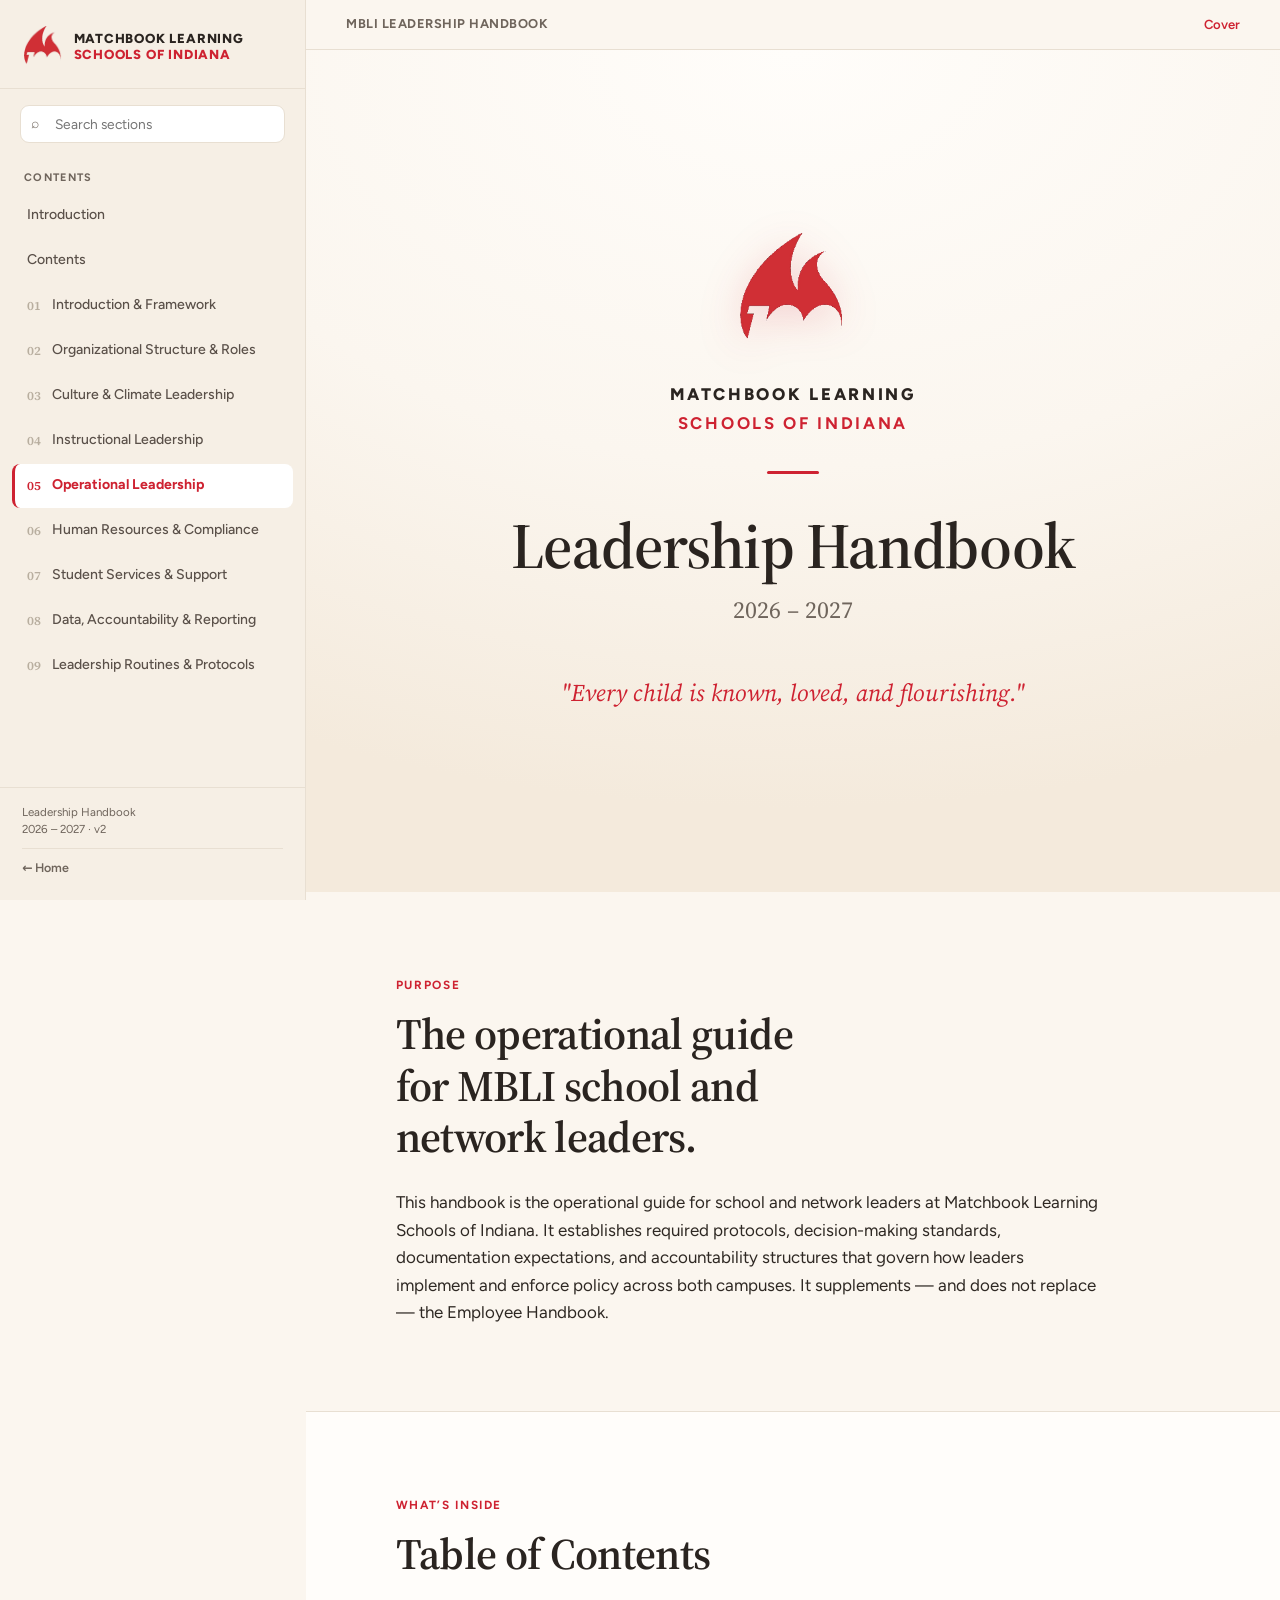
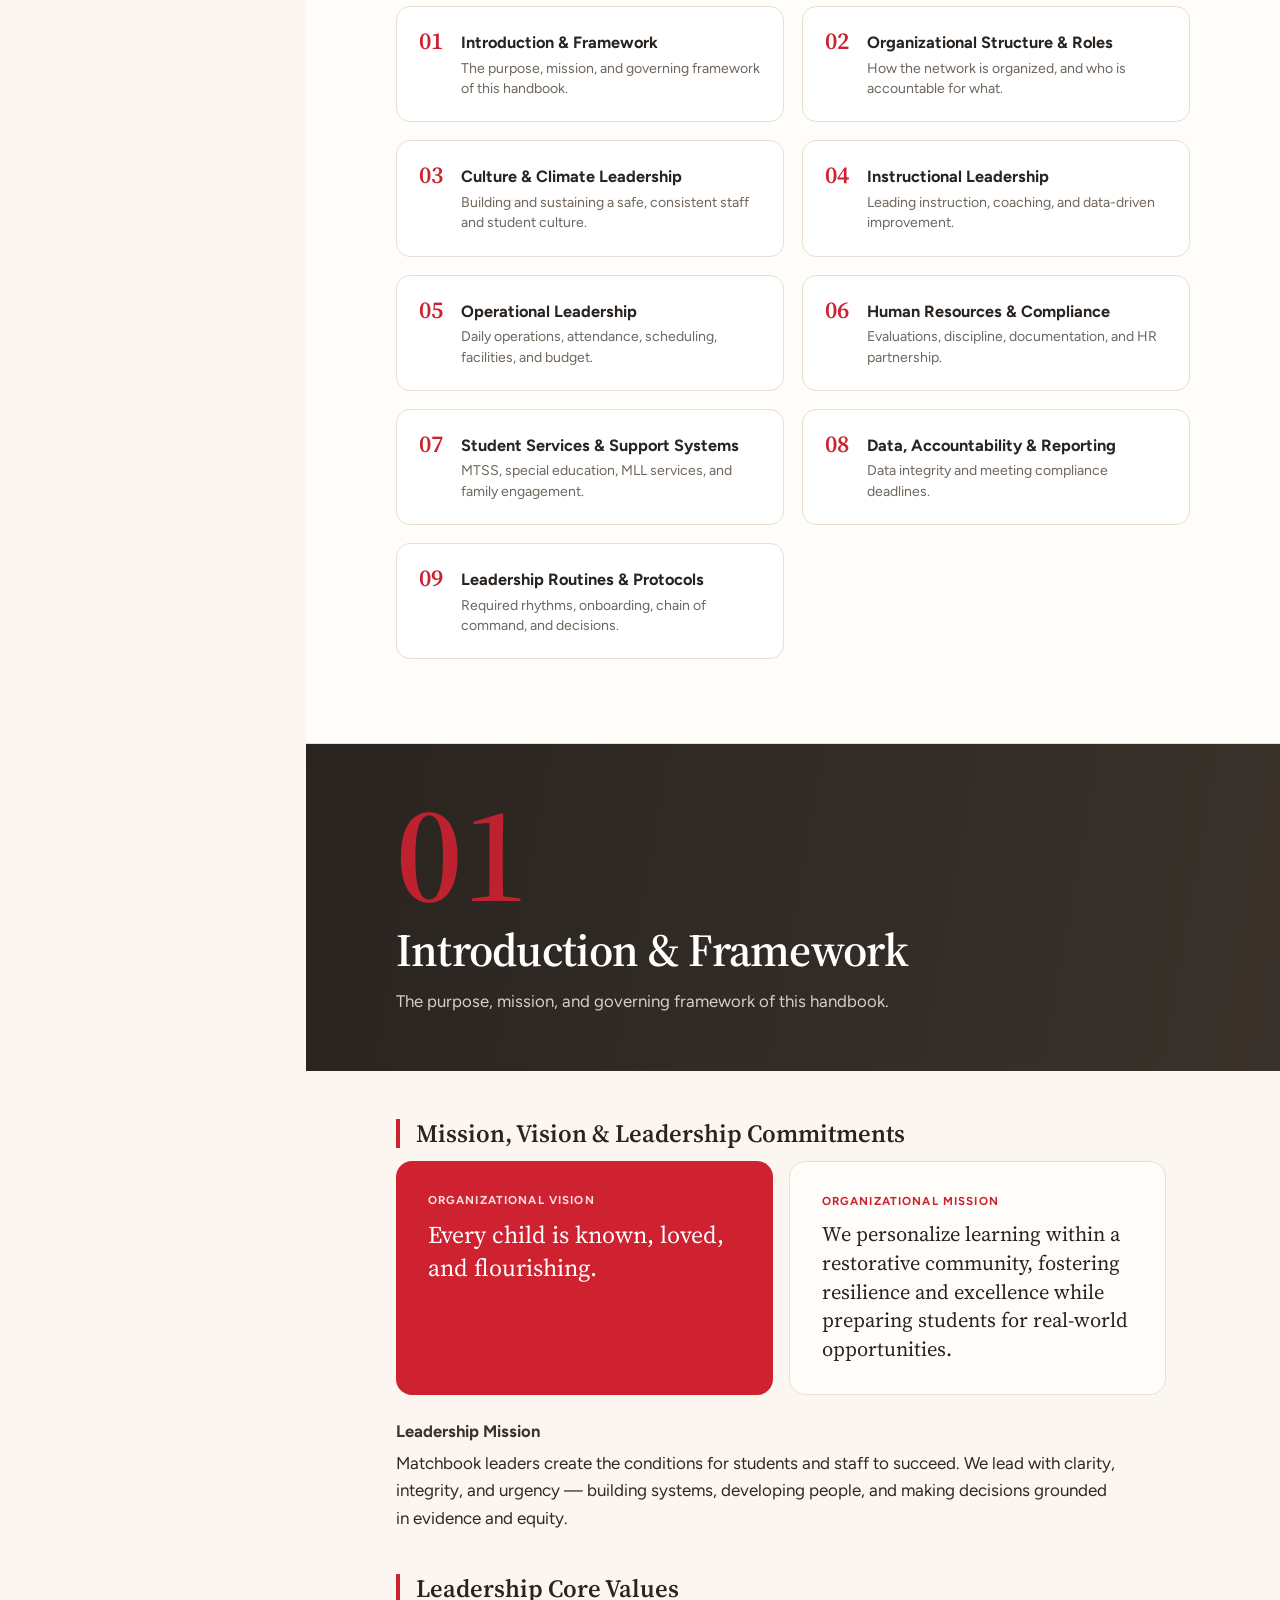
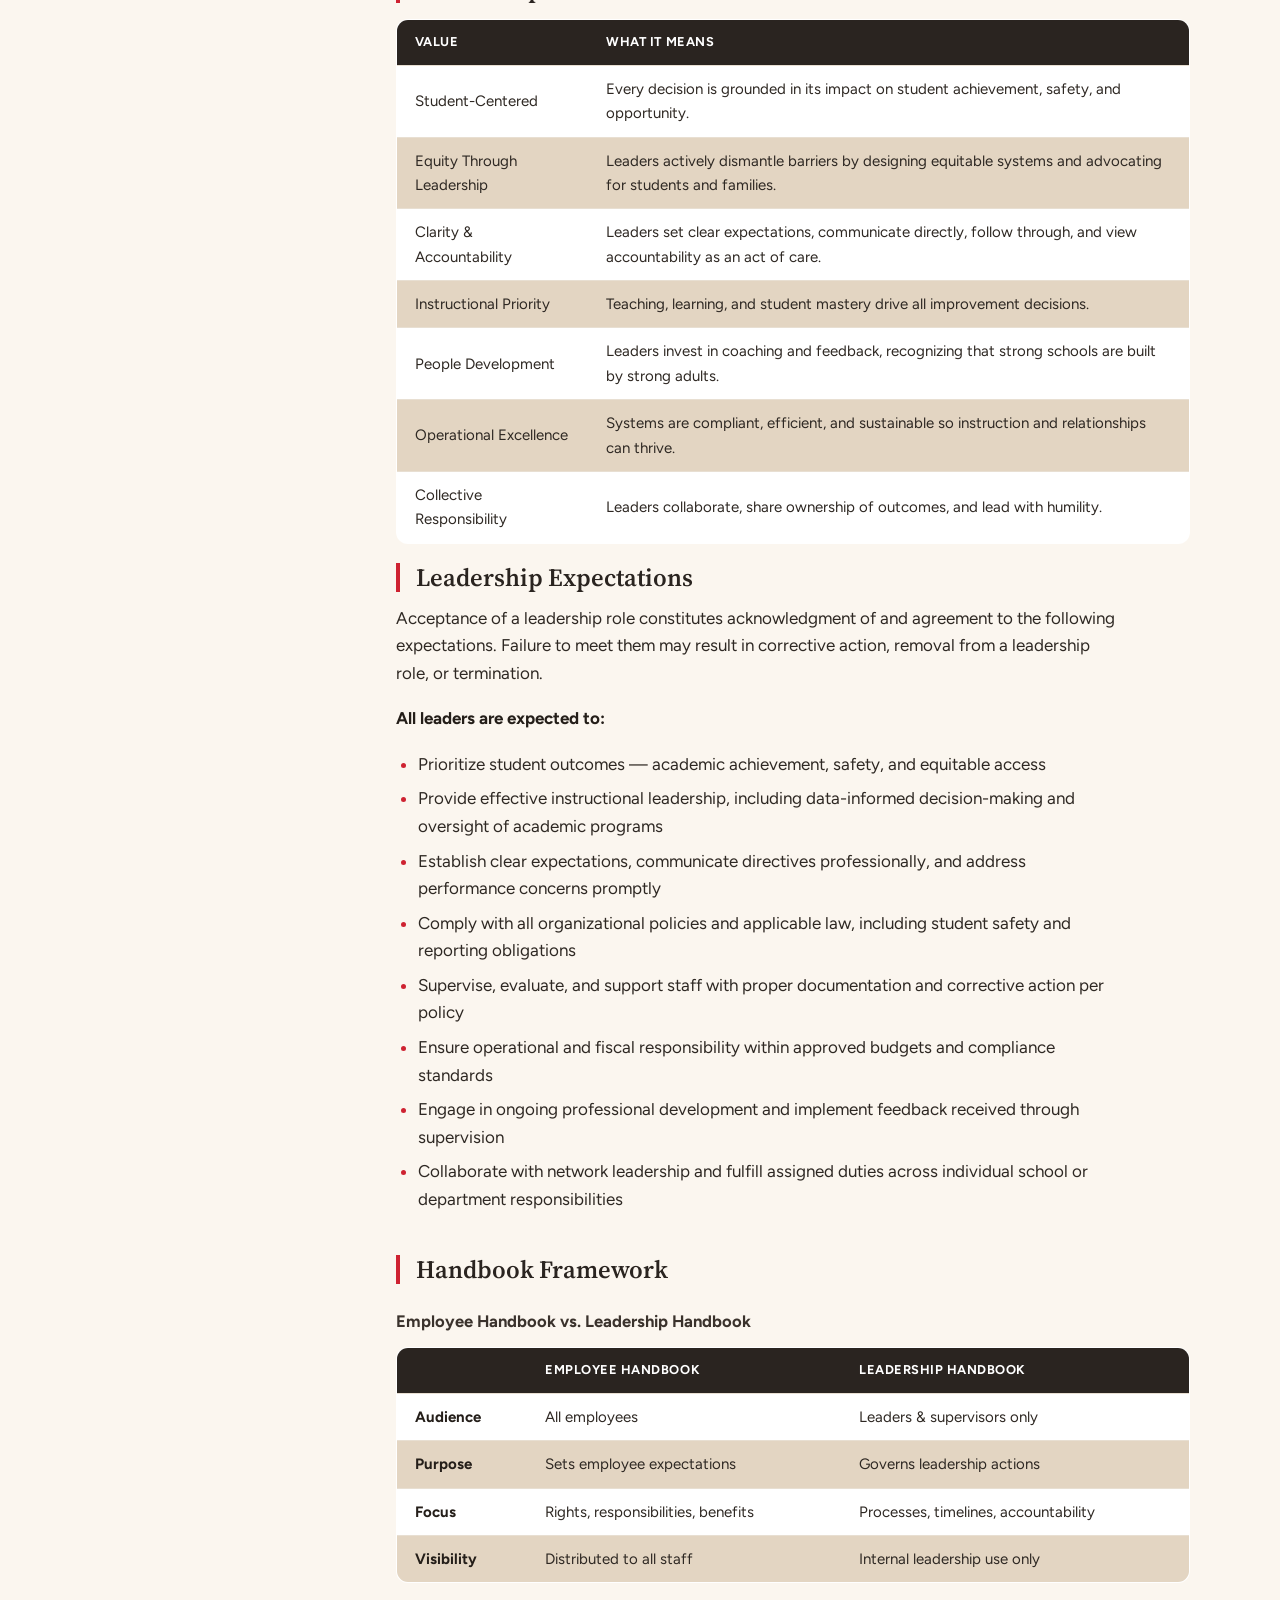
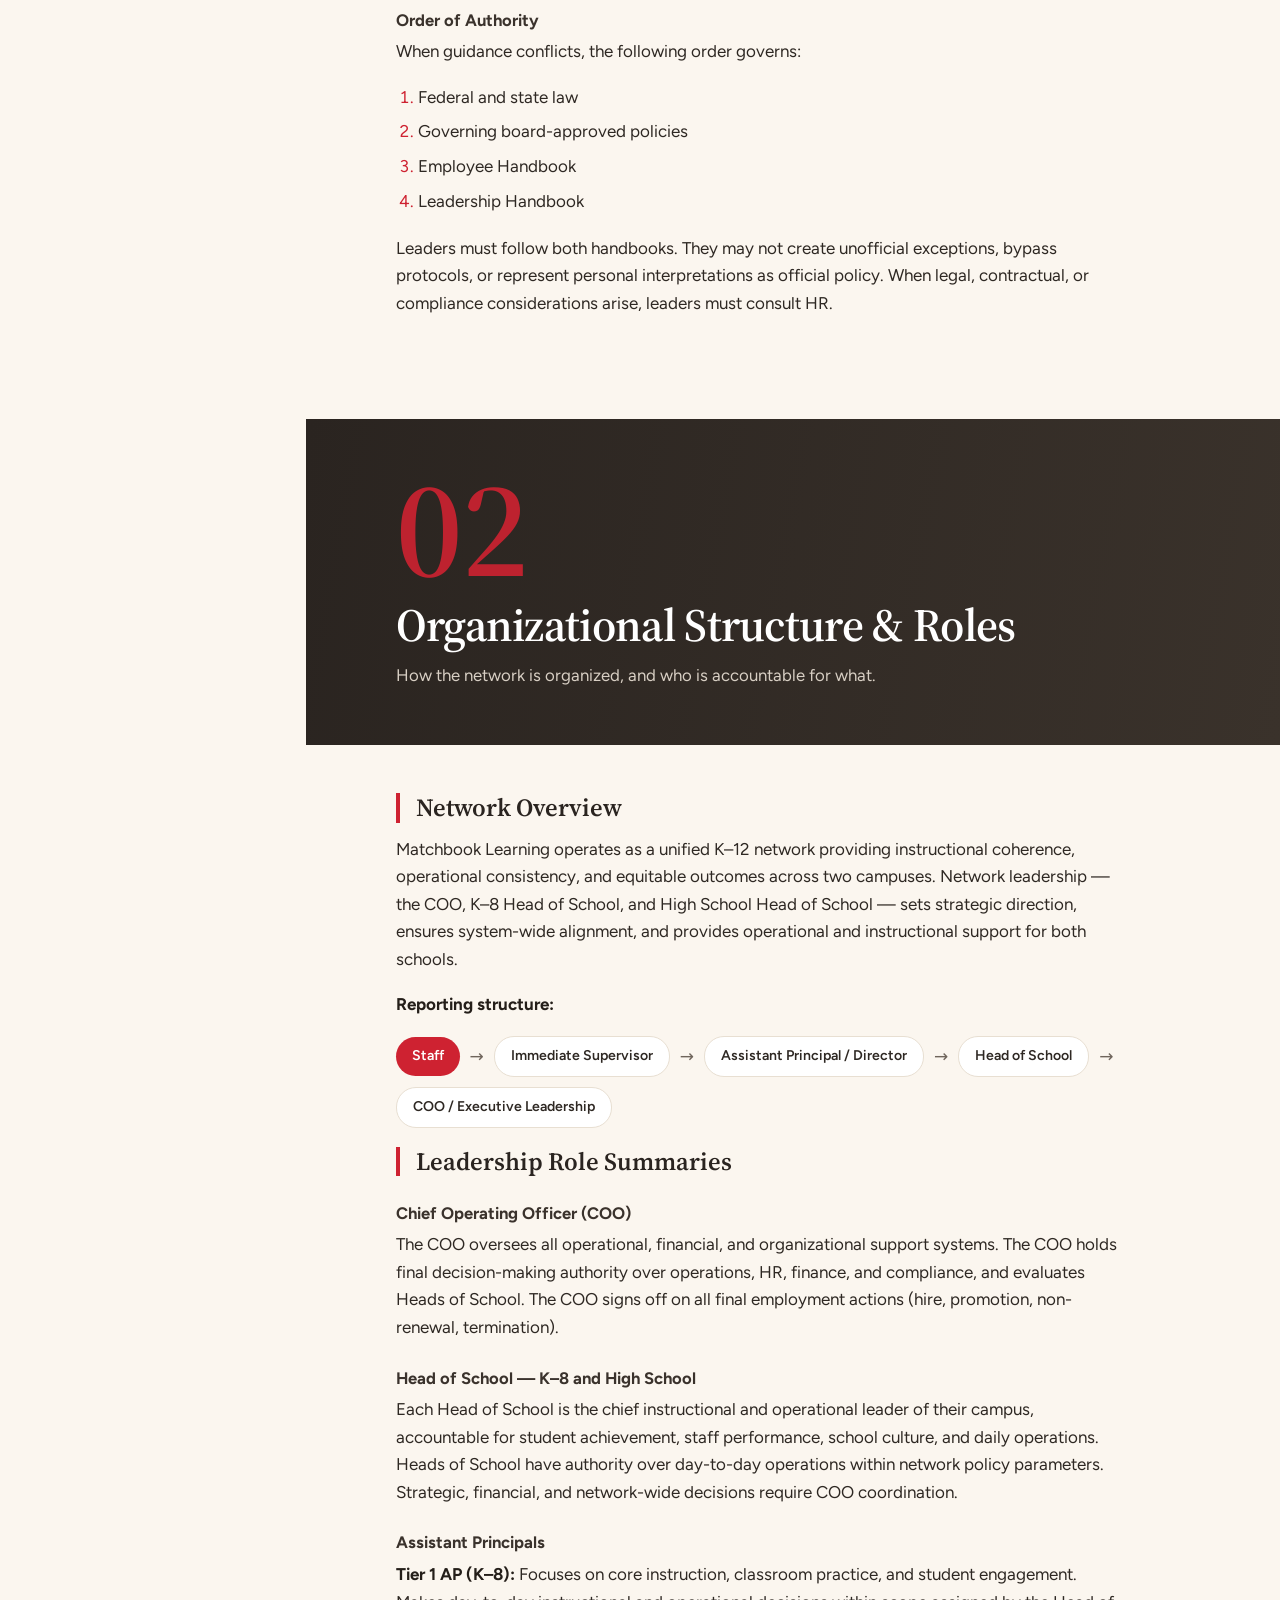
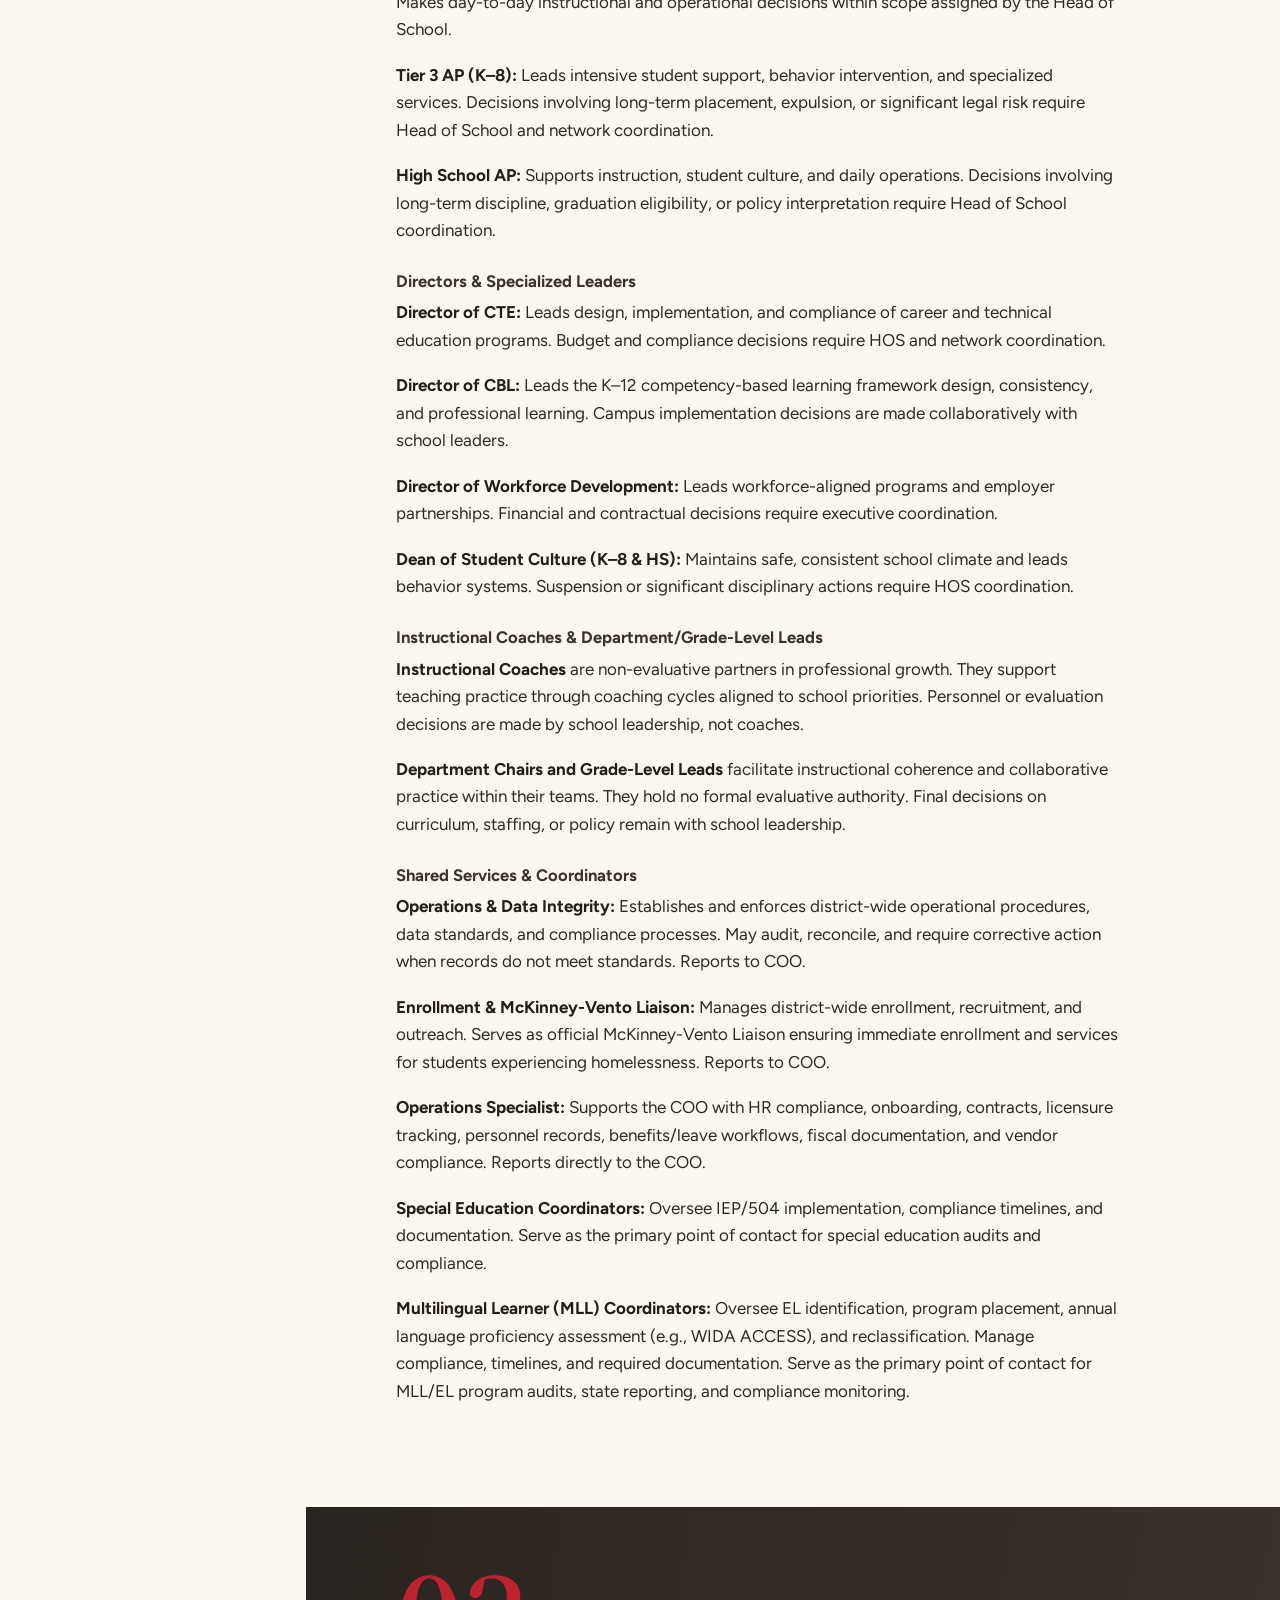
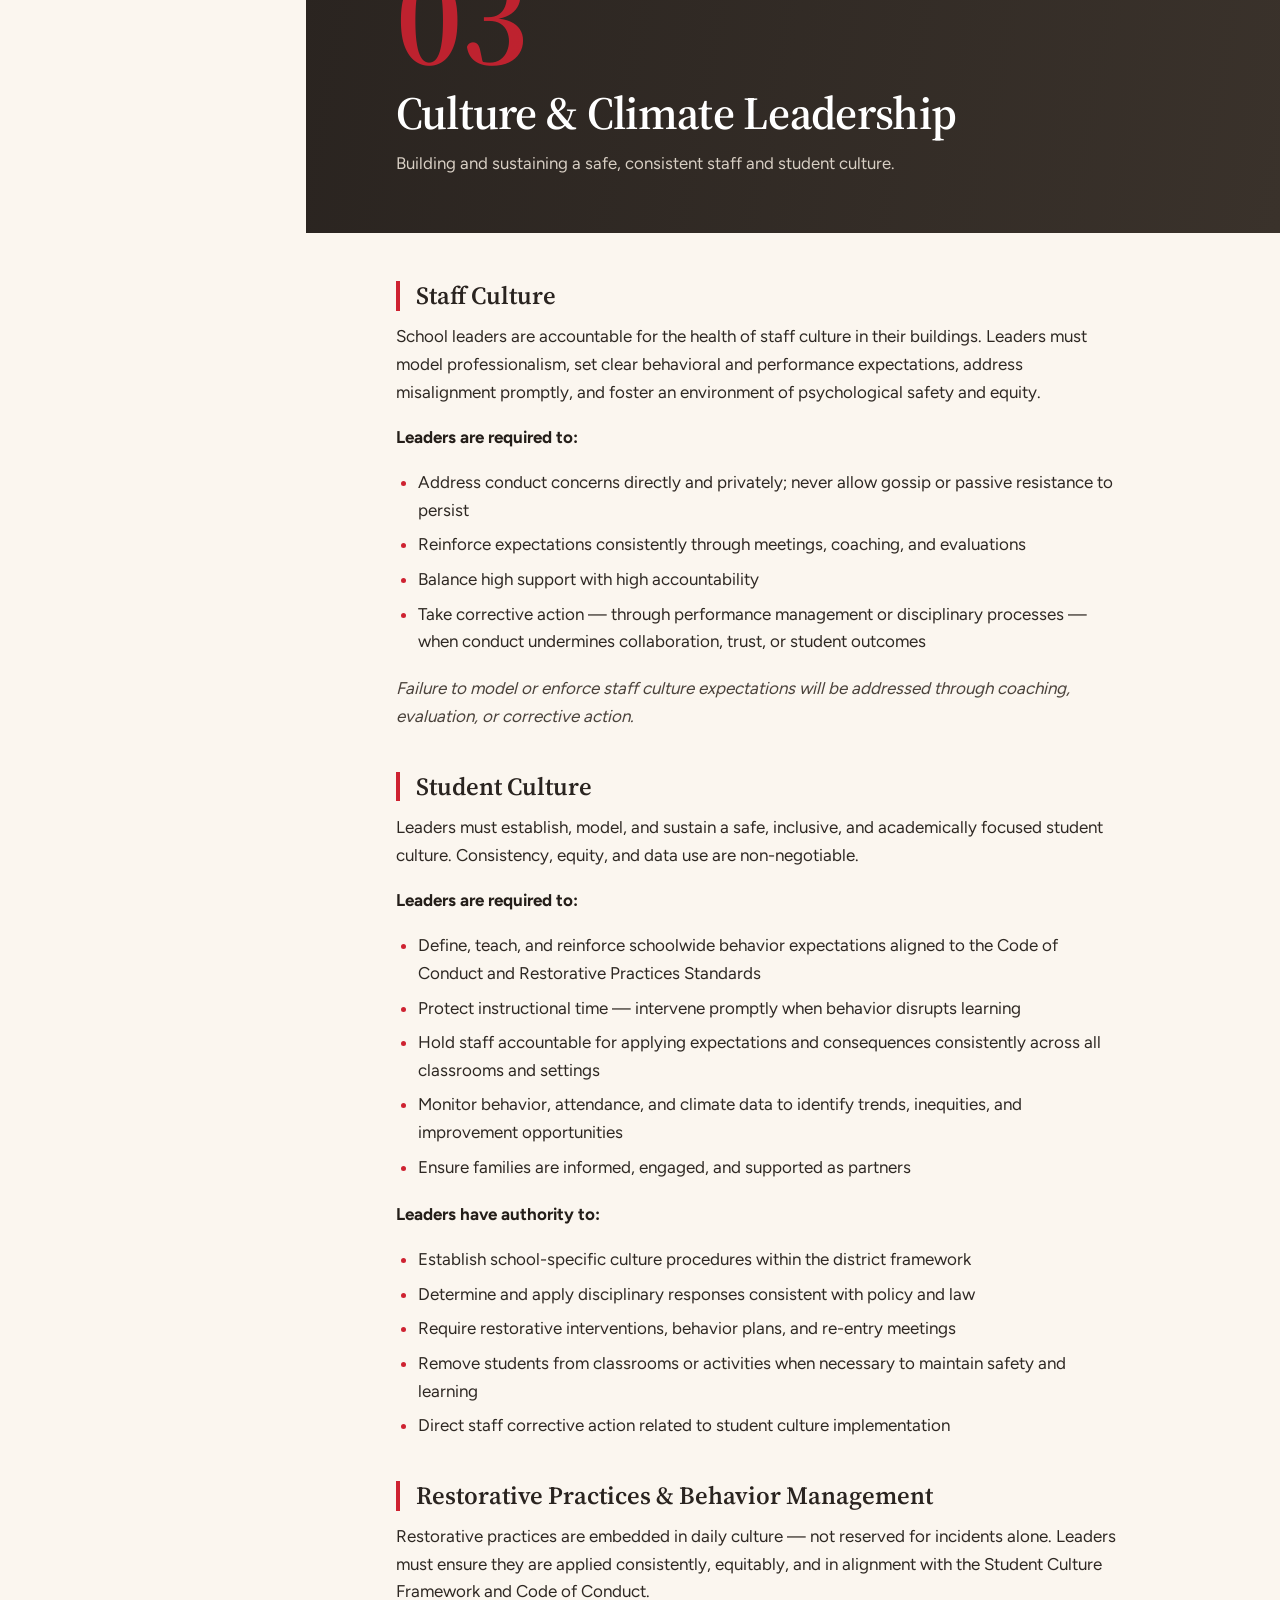
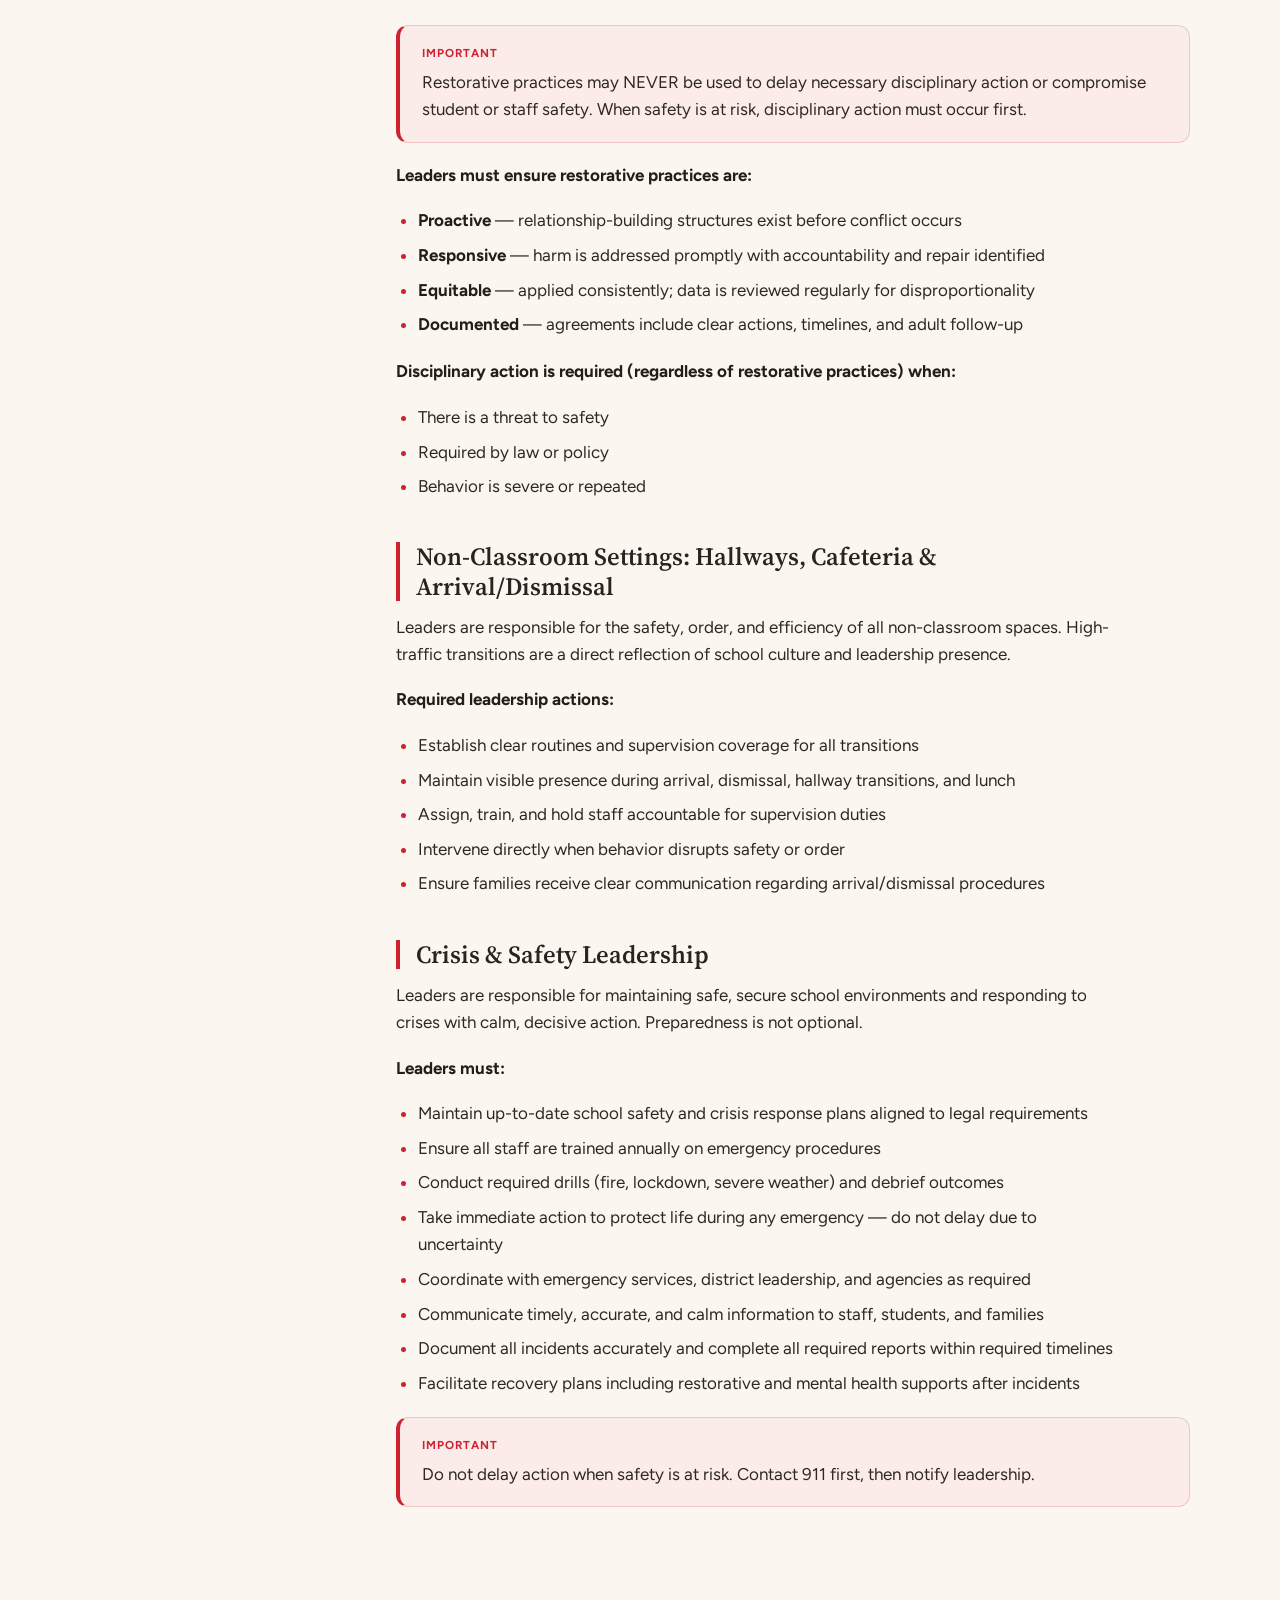
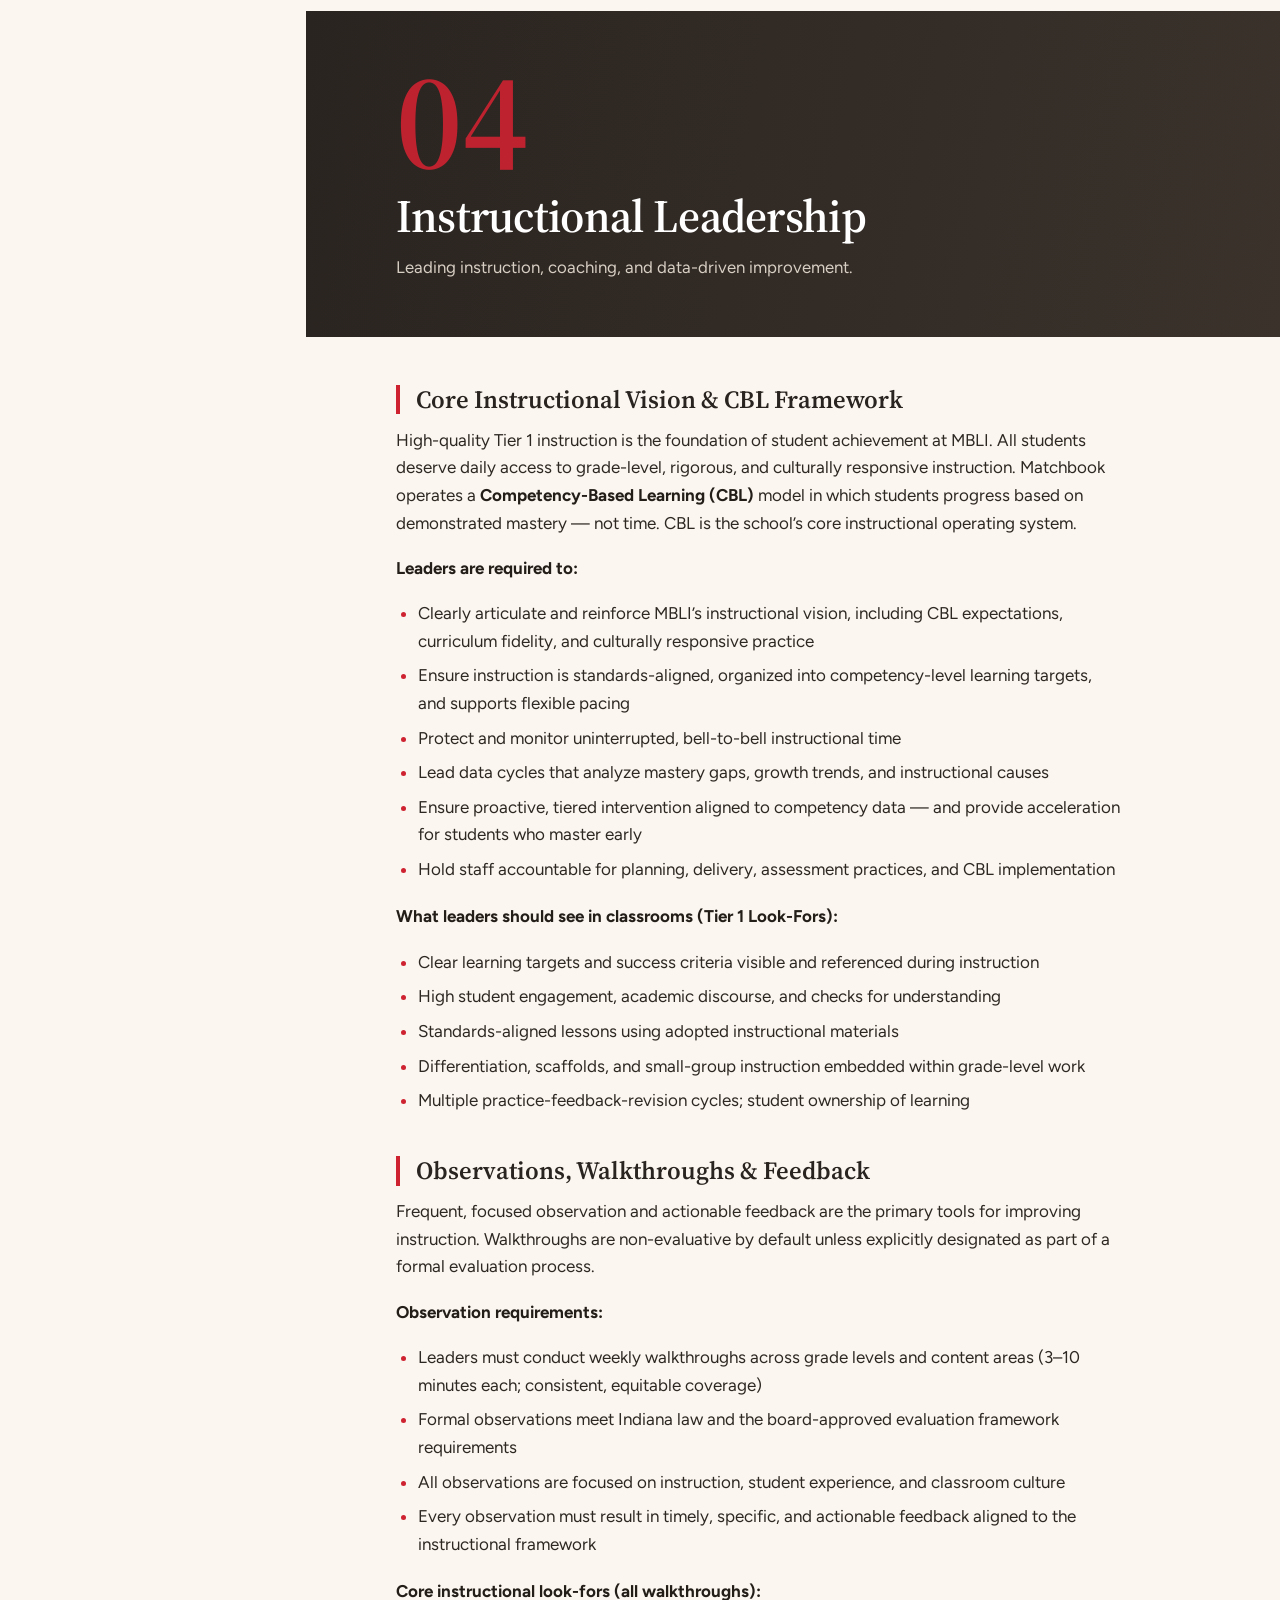
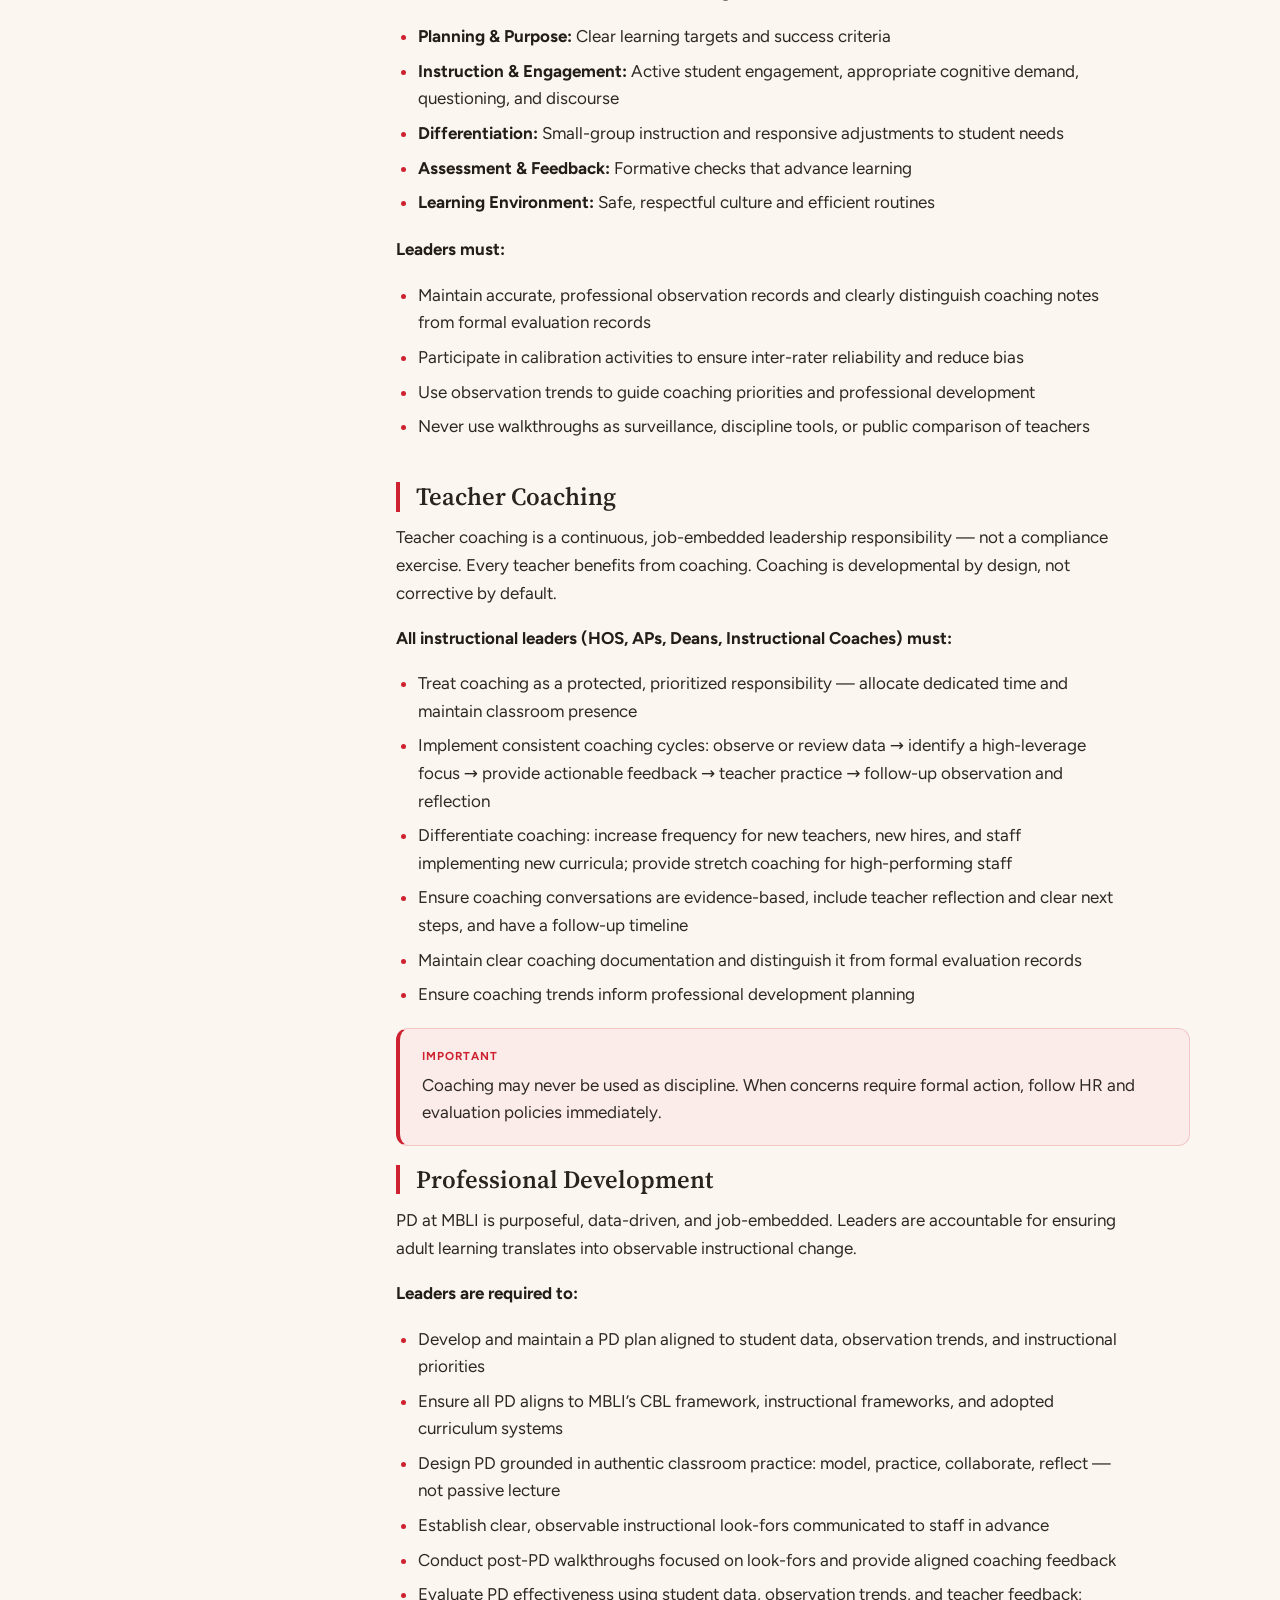
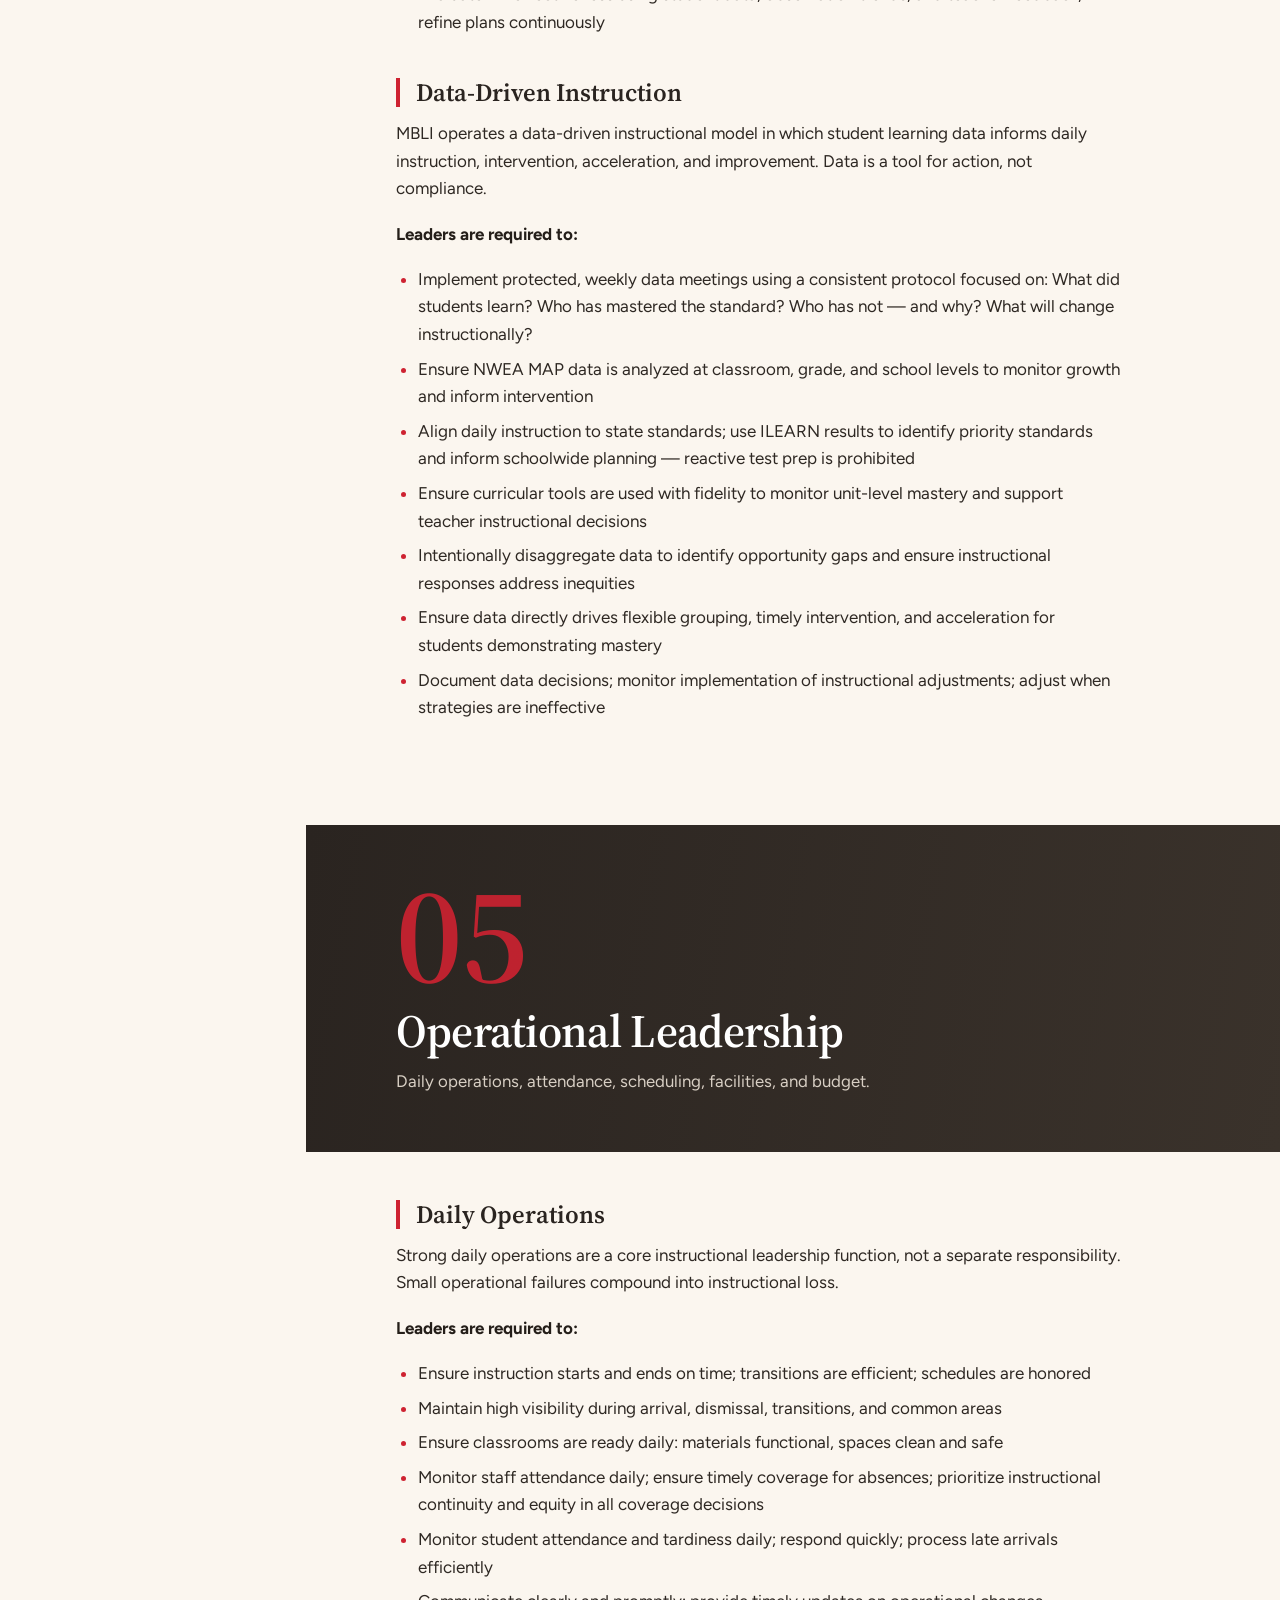
<file: leadership-handbook.html>
<!DOCTYPE html>
<html lang="en">
<head>
<meta charset="UTF-8">
<meta name="viewport" content="width=device-width, initial-scale=1">
<title>MBLI Leadership Handbook &middot; 2026&ndash;2027</title>
<meta name="description" content="The 2026&ndash;2027 Leadership Handbook for Matchbook Learning Schools of Indiana (MBLI).">
<link rel="icon" href="assets/img/mbli-flame.png">
<link rel="stylesheet" href="assets/css/style.css">
</head>
<body>
<a href="#main-content" class="skip-link">Skip to content</a>
<div class="app-shell">
  <div class="scrim"></div>
  <aside class="sidebar" aria-label="Table of contents">
    <button type="button" class="sidebar__close" aria-label="Close menu">&times;</button>
    <a href="#cover" class="sidebar__brand">
      <img src="assets/img/mbli-flame.png" alt="MBLI flame" class="sidebar__brand-logo">
      <span class="sidebar__brand-text">Matchbook Learning<br><span>Schools of Indiana</span></span>
    </a>
    <div class="sidebar__search">
      <div class="search-field">
        <label for="nav-search" class="visually-hidden">Search sections</label>
        <span class="search-field__icon" aria-hidden="true">&#8981;</span>
        <input type="search" id="nav-search" class="search-field__input" placeholder="Search sections">
      </div>
    </div>
    <nav class="sidebar__nav" aria-label="Handbook sections">
      <div class="sidebar__nav-heading">Contents</div>
<a href="#introduction" class="nav-item" data-target-id="introduction" data-num="" data-label="Introduction"><span class="nav-item__num"></span><span>Introduction</span></a>
<a href="#contents" class="nav-item" data-target-id="contents" data-num="" data-label="Contents"><span class="nav-item__num"></span><span>Contents</span></a>
<a href="#ch-01" class="nav-item" data-target-id="ch-01" data-num="01" data-label="Introduction &amp; Framework"><span class="nav-item__num">01</span><span>Introduction &amp; Framework</span></a>
<a href="#ch-02" class="nav-item" data-target-id="ch-02" data-num="02" data-label="Organizational Structure &amp; Roles"><span class="nav-item__num">02</span><span>Organizational Structure &amp; Roles</span></a>
<a href="#ch-03" class="nav-item" data-target-id="ch-03" data-num="03" data-label="Culture &amp; Climate Leadership"><span class="nav-item__num">03</span><span>Culture &amp; Climate Leadership</span></a>
<a href="#ch-04" class="nav-item" data-target-id="ch-04" data-num="04" data-label="Instructional Leadership"><span class="nav-item__num">04</span><span>Instructional Leadership</span></a>
<a href="#ch-05" class="nav-item" data-target-id="ch-05" data-num="05" data-label="Operational Leadership"><span class="nav-item__num">05</span><span>Operational Leadership</span></a>
<a href="#ch-06" class="nav-item" data-target-id="ch-06" data-num="06" data-label="Human Resources &amp; Compliance"><span class="nav-item__num">06</span><span>Human Resources &amp; Compliance</span></a>
<a href="#ch-07" class="nav-item" data-target-id="ch-07" data-num="07" data-label="Student Services &amp; Support"><span class="nav-item__num">07</span><span>Student Services &amp; Support</span></a>
<a href="#ch-08" class="nav-item" data-target-id="ch-08" data-num="08" data-label="Data, Accountability &amp; Reporting"><span class="nav-item__num">08</span><span>Data, Accountability &amp; Reporting</span></a>
<a href="#ch-09" class="nav-item" data-target-id="ch-09" data-num="09" data-label="Leadership Routines &amp; Protocols"><span class="nav-item__num">09</span><span>Leadership Routines &amp; Protocols</span></a>
      <div class="nav-empty" hidden>No sections match the search.</div>
    </nav>
    <div class="sidebar__footer">Leadership Handbook<br>2026 &ndash; 2027 &middot; v2
      <a href="index.html" class="sidebar__footer-link">&larr; Home</a>
    </div>
  </aside>

  <div class="content-column">
    <header class="site-header">
      <button type="button" class="site-header__menu-btn" aria-label="Open menu" aria-expanded="false">&#9776;</button>
      <span class="site-header__title">MBLI Leadership Handbook</span>
      <span class="site-header__active">Cover</span>
    </header>

    <main id="main-content">

<section id="cover" class="cover" data-label="Cover">
  <img src="assets/img/mbli-flame.png" alt="MBLI flame logo" class="cover__logo">
  <div class="cover__brand-line1">Matchbook Learning</div>
  <div class="cover__brand-line2">Schools of Indiana</div>
  <div class="cover__rule"></div>
  <h1 class="cover__title">Leadership Handbook</h1>
  <div class="cover__year">2026 &ndash; 2027</div>
  <p class="cover__quote">&quot;Every child is known, loved, and flourishing.&quot;</p>
</section>

<section id="introduction" class="section-front" data-label="Introduction">
  <div class="eyebrow">Purpose</div>
  <h2 class="section-front__heading" style="max-width:20ch">The operational guide for MBLI school and network leaders.</h2>
  <div class="section-front__body">
    <p>This handbook is the operational guide for school and network leaders at Matchbook Learning Schools of Indiana. It establishes required protocols, decision-making standards, documentation expectations, and accountability structures that govern how leaders implement and enforce policy across both campuses. It supplements &mdash; and does not replace &mdash; the Employee Handbook.</p>
  </div>
</section>

<section id="contents" class="contents-section" data-label="Contents">
  <div class="eyebrow">What&rsquo;s Inside</div>
  <h2 class="section-front__heading">Table of Contents</h2>
  <div class="toc-grid">
<a href="#ch-01" class="toc-card"><span class="toc-card__num">01</span><span><span class="toc-card__label">Introduction &amp; Framework</span><span class="toc-card__desc">The purpose, mission, and governing framework of this handbook.</span></span></a>
<a href="#ch-02" class="toc-card"><span class="toc-card__num">02</span><span><span class="toc-card__label">Organizational Structure &amp; Roles</span><span class="toc-card__desc">How the network is organized, and who is accountable for what.</span></span></a>
<a href="#ch-03" class="toc-card"><span class="toc-card__num">03</span><span><span class="toc-card__label">Culture &amp; Climate Leadership</span><span class="toc-card__desc">Building and sustaining a safe, consistent staff and student culture.</span></span></a>
<a href="#ch-04" class="toc-card"><span class="toc-card__num">04</span><span><span class="toc-card__label">Instructional Leadership</span><span class="toc-card__desc">Leading instruction, coaching, and data-driven improvement.</span></span></a>
<a href="#ch-05" class="toc-card"><span class="toc-card__num">05</span><span><span class="toc-card__label">Operational Leadership</span><span class="toc-card__desc">Daily operations, attendance, scheduling, facilities, and budget.</span></span></a>
<a href="#ch-06" class="toc-card"><span class="toc-card__num">06</span><span><span class="toc-card__label">Human Resources &amp; Compliance</span><span class="toc-card__desc">Evaluations, discipline, documentation, and HR partnership.</span></span></a>
<a href="#ch-07" class="toc-card"><span class="toc-card__num">07</span><span><span class="toc-card__label">Student Services &amp; Support Systems</span><span class="toc-card__desc">MTSS, special education, MLL services, and family engagement.</span></span></a>
<a href="#ch-08" class="toc-card"><span class="toc-card__num">08</span><span><span class="toc-card__label">Data, Accountability &amp; Reporting</span><span class="toc-card__desc">Data integrity and meeting compliance deadlines.</span></span></a>
<a href="#ch-09" class="toc-card"><span class="toc-card__num">09</span><span><span class="toc-card__label">Leadership Routines &amp; Protocols</span><span class="toc-card__desc">Required rhythms, onboarding, chain of command, and decisions.</span></span></a>
  </div>
</section>
<section id="ch-01" class="policy-section" data-label="01 Introduction">
<div class="section-divider">
  <div class="section-divider__num">01</div>
  <h2 class="section-divider__title">Introduction &amp; Framework</h2>
  <p class="section-divider__desc">The purpose, mission, and governing framework of this handbook.</p>
</div>
<div class="section-body">
<div class="measure">
<h3 class="policy-title">Mission, Vision &amp; Leadership Commitments</h3>
</div>
<div class="grid grid--2col measure-wide" style="margin:.4rem 0 1.6rem">
<div class="feature-card feature-card--accent"><div class="eyebrow-label">Organizational Vision</div><p class="feature-card__quote">Every child is known, loved, and flourishing.</p></div>
<div class="feature-card feature-card--outline"><div class="eyebrow-label">Organizational Mission</div><p class="feature-card__text">We personalize learning within a restorative community, fostering resilience and excellence while preparing students for real-world opportunities.</p></div>
</div>
<div class="measure">
<h4 class="subhead">Leadership Mission</h4>
<p>Matchbook leaders create the conditions for students and staff to succeed. We lead with clarity, integrity, and urgency &mdash; building systems, developing people, and making decisions grounded in evidence and equity.</p>
<h3 class="policy-title">Leadership Core Values</h3>
</div>
<div class="table-wrap measure-wider"><table class="data-table"><thead><tr><th>Value</th><th>What It Means</th></tr></thead><tbody><tr><td>Student-Centered</td><td>Every decision is grounded in its impact on student achievement, safety, and opportunity.</td></tr><tr><td>Equity Through Leadership</td><td>Leaders actively dismantle barriers by designing equitable systems and advocating for students and families.</td></tr><tr><td>Clarity &amp; Accountability</td><td>Leaders set clear expectations, communicate directly, follow through, and view accountability as an act of care.</td></tr><tr><td>Instructional Priority</td><td>Teaching, learning, and student mastery drive all improvement decisions.</td></tr><tr><td>People Development</td><td>Leaders invest in coaching and feedback, recognizing that strong schools are built by strong adults.</td></tr><tr><td>Operational Excellence</td><td>Systems are compliant, efficient, and sustainable so instruction and relationships can thrive.</td></tr><tr><td>Collective Responsibility</td><td>Leaders collaborate, share ownership of outcomes, and lead with humility.</td></tr></tbody></table></div>
<div class="measure">
<h3 class="policy-title">Leadership Expectations</h3>
<p>Acceptance of a leadership role constitutes acknowledgment of and agreement to the following expectations. Failure to meet them may result in corrective action, removal from a leadership role, or termination.</p>
<p><strong>All leaders are expected to:</strong></p>
<ul><li>Prioritize student outcomes &mdash; academic achievement, safety, and equitable access</li><li>Provide effective instructional leadership, including data-informed decision-making and oversight of academic programs</li><li>Establish clear expectations, communicate directives professionally, and address performance concerns promptly</li><li>Comply with all organizational policies and applicable law, including student safety and reporting obligations</li><li>Supervise, evaluate, and support staff with proper documentation and corrective action per policy</li><li>Ensure operational and fiscal responsibility within approved budgets and compliance standards</li><li>Engage in ongoing professional development and implement feedback received through supervision</li><li>Collaborate with network leadership and fulfill assigned duties across individual school or department responsibilities</li></ul>
<h3 class="policy-title">Handbook Framework</h3>
<h4 class="subhead">Employee Handbook vs. Leadership Handbook</h4>
</div>
<div class="table-wrap measure-wider"><table class="data-table"><thead><tr><th></th><th>Employee Handbook</th><th>Leadership Handbook</th></tr></thead><tbody><tr><td><strong>Audience</strong></td><td>All employees</td><td>Leaders &amp; supervisors only</td></tr><tr><td><strong>Purpose</strong></td><td>Sets employee expectations</td><td>Governs leadership actions</td></tr><tr><td><strong>Focus</strong></td><td>Rights, responsibilities, benefits</td><td>Processes, timelines, accountability</td></tr><tr><td><strong>Visibility</strong></td><td>Distributed to all staff</td><td>Internal leadership use only</td></tr></tbody></table></div>
<div class="measure">
<h4 class="subhead">Order of Authority</h4>
<p>When guidance conflicts, the following order governs:</p>
<ol><li>Federal and state law</li><li>Governing board-approved policies</li><li>Employee Handbook</li><li>Leadership Handbook</li></ol>
<p>Leaders must follow both handbooks. They may not create unofficial exceptions, bypass protocols, or represent personal interpretations as official policy. When legal, contractual, or compliance considerations arise, leaders must consult HR.</p>
</div>
</div>
</section>

<section id="ch-02" class="policy-section" data-label="02 Organizational Structure">
<div class="section-divider">
  <div class="section-divider__num">02</div>
  <h2 class="section-divider__title">Organizational Structure &amp; Roles</h2>
  <p class="section-divider__desc">How the network is organized, and who is accountable for what.</p>
</div>
<div class="section-body">
<div class="measure">
<h3 class="policy-title">Network Overview</h3>
<p>Matchbook Learning operates as a unified K&ndash;12 network providing instructional coherence, operational consistency, and equitable outcomes across two campuses. Network leadership &mdash; the COO, K&ndash;8 Head of School, and High School Head of School &mdash; sets strategic direction, ensures system-wide alignment, and provides operational and instructional support for both schools.</p>
<p><strong>Reporting structure:</strong></p>
</div>
<div class="pill-ladder measure-wide"><span class="pill pill--solid">Staff</span><span class="pill-arrow">&rarr;</span>
<span class="pill pill--outline">Immediate Supervisor</span><span class="pill-arrow">&rarr;</span>
<span class="pill pill--outline">Assistant Principal / Director</span><span class="pill-arrow">&rarr;</span>
<span class="pill pill--outline">Head of School</span><span class="pill-arrow">&rarr;</span>
<span class="pill pill--outline">COO / Executive Leadership</span></div>
<div class="measure">
<h3 class="policy-title">Leadership Role Summaries</h3>
<h4 class="subhead">Chief Operating Officer (COO)</h4>
<p>The COO oversees all operational, financial, and organizational support systems. The COO holds final decision-making authority over operations, HR, finance, and compliance, and evaluates Heads of School. The COO signs off on all final employment actions (hire, promotion, non-renewal, termination).</p>
<h4 class="subhead">Head of School &mdash; K&ndash;8 and High School</h4>
<p>Each Head of School is the chief instructional and operational leader of their campus, accountable for student achievement, staff performance, school culture, and daily operations. Heads of School have authority over day-to-day operations within network policy parameters. Strategic, financial, and network-wide decisions require COO coordination.</p>
<h4 class="subhead">Assistant Principals</h4>
<p><strong>Tier 1 AP (K&ndash;8):</strong> Focuses on core instruction, classroom practice, and student engagement. Makes day-to-day instructional and operational decisions within scope assigned by the Head of School.</p>
<p><strong>Tier 3 AP (K&ndash;8):</strong> Leads intensive student support, behavior intervention, and specialized services. Decisions involving long-term placement, expulsion, or significant legal risk require Head of School and network coordination.</p>
<p><strong>High School AP:</strong> Supports instruction, student culture, and daily operations. Decisions involving long-term discipline, graduation eligibility, or policy interpretation require Head of School coordination.</p>
<h4 class="subhead">Directors &amp; Specialized Leaders</h4>
<p><strong>Director of CTE:</strong> Leads design, implementation, and compliance of career and technical education programs. Budget and compliance decisions require HOS and network coordination.</p>
<p><strong>Director of CBL:</strong> Leads the K&ndash;12 competency-based learning framework design, consistency, and professional learning. Campus implementation decisions are made collaboratively with school leaders.</p>
<p><strong>Director of Workforce Development:</strong> Leads workforce-aligned programs and employer partnerships. Financial and contractual decisions require executive coordination.</p>
<p><strong>Dean of Student Culture (K&ndash;8 &amp; HS):</strong> Maintains safe, consistent school climate and leads behavior systems. Suspension or significant disciplinary actions require HOS coordination.</p>
<h4 class="subhead">Instructional Coaches &amp; Department/Grade-Level Leads</h4>
<p><strong>Instructional Coaches</strong> are non-evaluative partners in professional growth. They support teaching practice through coaching cycles aligned to school priorities. Personnel or evaluation decisions are made by school leadership, not coaches.</p>
<p><strong>Department Chairs and Grade-Level Leads</strong> facilitate instructional coherence and collaborative practice within their teams. They hold no formal evaluative authority. Final decisions on curriculum, staffing, or policy remain with school leadership.</p>
<h4 class="subhead">Shared Services &amp; Coordinators</h4>
<p><strong>Operations &amp; Data Integrity:</strong> Establishes and enforces district-wide operational procedures, data standards, and compliance processes. May audit, reconcile, and require corrective action when records do not meet standards. Reports to COO.</p>
<p><strong>Enrollment &amp; McKinney-Vento Liaison:</strong> Manages district-wide enrollment, recruitment, and outreach. Serves as official McKinney-Vento Liaison ensuring immediate enrollment and services for students experiencing homelessness. Reports to COO.</p>
<p><strong>Operations Specialist:</strong> Supports the COO with HR compliance, onboarding, contracts, licensure tracking, personnel records, benefits/leave workflows, fiscal documentation, and vendor compliance. Reports directly to the COO.</p>
<p><strong>Special Education Coordinators:</strong> Oversee IEP/504 implementation, compliance timelines, and documentation. Serve as the primary point of contact for special education audits and compliance.</p>
<p><strong>Multilingual Learner (MLL) Coordinators:</strong> Oversee EL identification, program placement, annual language proficiency assessment (e.g., WIDA ACCESS), and reclassification. Manage compliance, timelines, and required documentation. Serve as the primary point of contact for MLL/EL program audits, state reporting, and compliance monitoring.</p>
</div>
</div>
</section>

<section id="ch-03" class="policy-section" data-label="03 Culture & Climate">
<div class="section-divider">
  <div class="section-divider__num">03</div>
  <h2 class="section-divider__title">Culture &amp; Climate Leadership</h2>
  <p class="section-divider__desc">Building and sustaining a safe, consistent staff and student culture.</p>
</div>
<div class="section-body">
<div class="measure">
<h3 class="policy-title">Staff Culture</h3>
<p>School leaders are accountable for the health of staff culture in their buildings. Leaders must model professionalism, set clear behavioral and performance expectations, address misalignment promptly, and foster an environment of psychological safety and equity.</p>
<p><strong>Leaders are required to:</strong></p>
<ul><li>Address conduct concerns directly and privately; never allow gossip or passive resistance to persist</li><li>Reinforce expectations consistently through meetings, coaching, and evaluations</li><li>Balance high support with high accountability</li><li>Take corrective action &mdash; through performance management or disciplinary processes &mdash; when conduct undermines collaboration, trust, or student outcomes</li></ul>
<p><em>Failure to model or enforce staff culture expectations will be addressed through coaching, evaluation, or corrective action.</em></p>
<h3 class="policy-title">Student Culture</h3>
<p>Leaders must establish, model, and sustain a safe, inclusive, and academically focused student culture. Consistency, equity, and data use are non-negotiable.</p>
<p><strong>Leaders are required to:</strong></p>
<ul><li>Define, teach, and reinforce schoolwide behavior expectations aligned to the Code of Conduct and Restorative Practices Standards</li><li>Protect instructional time &mdash; intervene promptly when behavior disrupts learning</li><li>Hold staff accountable for applying expectations and consequences consistently across all classrooms and settings</li><li>Monitor behavior, attendance, and climate data to identify trends, inequities, and improvement opportunities</li><li>Ensure families are informed, engaged, and supported as partners</li></ul>
<p><strong>Leaders have authority to:</strong></p>
<ul><li>Establish school-specific culture procedures within the district framework</li><li>Determine and apply disciplinary responses consistent with policy and law</li><li>Require restorative interventions, behavior plans, and re-entry meetings</li><li>Remove students from classrooms or activities when necessary to maintain safety and learning</li><li>Direct staff corrective action related to student culture implementation</li></ul>
<h3 class="policy-title">Restorative Practices &amp; Behavior Management</h3>
<p>Restorative practices are embedded in daily culture &mdash; not reserved for incidents alone. Leaders must ensure they are applied consistently, equitably, and in alignment with the Student Culture Framework and Code of Conduct.</p>
</div>
<div class="callout callout--important"><div class="callout__label">Important</div><p>Restorative practices may NEVER be used to delay necessary disciplinary action or compromise student or staff safety. When safety is at risk, disciplinary action must occur first.</p></div>
<div class="measure">
<p><strong>Leaders must ensure restorative practices are:</strong></p>
<ul><li><strong>Proactive</strong> &mdash; relationship-building structures exist before conflict occurs</li><li><strong>Responsive</strong> &mdash; harm is addressed promptly with accountability and repair identified</li><li><strong>Equitable</strong> &mdash; applied consistently; data is reviewed regularly for disproportionality</li><li><strong>Documented</strong> &mdash; agreements include clear actions, timelines, and adult follow-up</li></ul>
<p><strong>Disciplinary action is required (regardless of restorative practices) when:</strong></p>
<ul><li>There is a threat to safety</li><li>Required by law or policy</li><li>Behavior is severe or repeated</li></ul>
<h3 class="policy-title">Non-Classroom Settings: Hallways, Cafeteria &amp; Arrival/Dismissal</h3>
<p>Leaders are responsible for the safety, order, and efficiency of all non-classroom spaces. High-traffic transitions are a direct reflection of school culture and leadership presence.</p>
<p><strong>Required leadership actions:</strong></p>
<ul><li>Establish clear routines and supervision coverage for all transitions</li><li>Maintain visible presence during arrival, dismissal, hallway transitions, and lunch</li><li>Assign, train, and hold staff accountable for supervision duties</li><li>Intervene directly when behavior disrupts safety or order</li><li>Ensure families receive clear communication regarding arrival/dismissal procedures</li></ul>
<h3 class="policy-title">Crisis &amp; Safety Leadership</h3>
<p>Leaders are responsible for maintaining safe, secure school environments and responding to crises with calm, decisive action. Preparedness is not optional.</p>
<p><strong>Leaders must:</strong></p>
<ul><li>Maintain up-to-date school safety and crisis response plans aligned to legal requirements</li><li>Ensure all staff are trained annually on emergency procedures</li><li>Conduct required drills (fire, lockdown, severe weather) and debrief outcomes</li><li>Take immediate action to protect life during any emergency &mdash; do not delay due to uncertainty</li><li>Coordinate with emergency services, district leadership, and agencies as required</li><li>Communicate timely, accurate, and calm information to staff, students, and families</li><li>Document all incidents accurately and complete all required reports within required timelines</li><li>Facilitate recovery plans including restorative and mental health supports after incidents</li></ul>
</div>
<div class="callout callout--important"><div class="callout__label">Important</div><p>Do not delay action when safety is at risk. Contact 911 first, then notify leadership.</p></div>
</div>
</section>

<section id="ch-04" class="policy-section" data-label="04 Instructional Leadership">
<div class="section-divider">
  <div class="section-divider__num">04</div>
  <h2 class="section-divider__title">Instructional Leadership</h2>
  <p class="section-divider__desc">Leading instruction, coaching, and data-driven improvement.</p>
</div>
<div class="section-body">
<div class="measure">
<h3 class="policy-title">Core Instructional Vision &amp; CBL Framework</h3>
<p>High-quality Tier 1 instruction is the foundation of student achievement at MBLI. All students deserve daily access to grade-level, rigorous, and culturally responsive instruction. Matchbook operates a <strong>Competency-Based Learning (CBL)</strong> model in which students progress based on demonstrated mastery &mdash; not time. CBL is the school&rsquo;s core instructional operating system.</p>
<p><strong>Leaders are required to:</strong></p>
<ul><li>Clearly articulate and reinforce MBLI&rsquo;s instructional vision, including CBL expectations, curriculum fidelity, and culturally responsive practice</li><li>Ensure instruction is standards-aligned, organized into competency-level learning targets, and supports flexible pacing</li><li>Protect and monitor uninterrupted, bell-to-bell instructional time</li><li>Lead data cycles that analyze mastery gaps, growth trends, and instructional causes</li><li>Ensure proactive, tiered intervention aligned to competency data &mdash; and provide acceleration for students who master early</li><li>Hold staff accountable for planning, delivery, assessment practices, and CBL implementation</li></ul>
<p><strong>What leaders should see in classrooms (Tier 1 Look-Fors):</strong></p>
<ul><li>Clear learning targets and success criteria visible and referenced during instruction</li><li>High student engagement, academic discourse, and checks for understanding</li><li>Standards-aligned lessons using adopted instructional materials</li><li>Differentiation, scaffolds, and small-group instruction embedded within grade-level work</li><li>Multiple practice-feedback-revision cycles; student ownership of learning</li></ul>
<h3 class="policy-title">Observations, Walkthroughs &amp; Feedback</h3>
<p>Frequent, focused observation and actionable feedback are the primary tools for improving instruction. Walkthroughs are non-evaluative by default unless explicitly designated as part of a formal evaluation process.</p>
<p><strong>Observation requirements:</strong></p>
<ul><li>Leaders must conduct weekly walkthroughs across grade levels and content areas (3&ndash;10 minutes each; consistent, equitable coverage)</li><li>Formal observations meet Indiana law and the board-approved evaluation framework requirements</li><li>All observations are focused on instruction, student experience, and classroom culture</li><li>Every observation must result in timely, specific, and actionable feedback aligned to the instructional framework</li></ul>
<p><strong>Core instructional look-fors (all walkthroughs):</strong></p>
<ul><li><strong>Planning &amp; Purpose:</strong> Clear learning targets and success criteria</li><li><strong>Instruction &amp; Engagement:</strong> Active student engagement, appropriate cognitive demand, questioning, and discourse</li><li><strong>Differentiation:</strong> Small-group instruction and responsive adjustments to student needs</li><li><strong>Assessment &amp; Feedback:</strong> Formative checks that advance learning</li><li><strong>Learning Environment:</strong> Safe, respectful culture and efficient routines</li></ul>
<p><strong>Leaders must:</strong></p>
<ul><li>Maintain accurate, professional observation records and clearly distinguish coaching notes from formal evaluation records</li><li>Participate in calibration activities to ensure inter-rater reliability and reduce bias</li><li>Use observation trends to guide coaching priorities and professional development</li><li>Never use walkthroughs as surveillance, discipline tools, or public comparison of teachers</li></ul>
<h3 class="policy-title">Teacher Coaching</h3>
<p>Teacher coaching is a continuous, job-embedded leadership responsibility &mdash; not a compliance exercise. Every teacher benefits from coaching. Coaching is developmental by design, not corrective by default.</p>
<p><strong>All instructional leaders (HOS, APs, Deans, Instructional Coaches) must:</strong></p>
<ul><li>Treat coaching as a protected, prioritized responsibility &mdash; allocate dedicated time and maintain classroom presence</li><li>Implement consistent coaching cycles: observe or review data &rarr; identify a high-leverage focus &rarr; provide actionable feedback &rarr; teacher practice &rarr; follow-up observation and reflection</li><li>Differentiate coaching: increase frequency for new teachers, new hires, and staff implementing new curricula; provide stretch coaching for high-performing staff</li><li>Ensure coaching conversations are evidence-based, include teacher reflection and clear next steps, and have a follow-up timeline</li><li>Maintain clear coaching documentation and distinguish it from formal evaluation records</li><li>Ensure coaching trends inform professional development planning</li></ul>
</div>
<div class="callout callout--important"><div class="callout__label">Important</div><p>Coaching may never be used as discipline. When concerns require formal action, follow HR and evaluation policies immediately.</p></div>
<div class="measure">
<h3 class="policy-title">Professional Development</h3>
<p>PD at MBLI is purposeful, data-driven, and job-embedded. Leaders are accountable for ensuring adult learning translates into observable instructional change.</p>
<p><strong>Leaders are required to:</strong></p>
<ul><li>Develop and maintain a PD plan aligned to student data, observation trends, and instructional priorities</li><li>Ensure all PD aligns to MBLI&rsquo;s CBL framework, instructional frameworks, and adopted curriculum systems</li><li>Design PD grounded in authentic classroom practice: model, practice, collaborate, reflect &mdash; not passive lecture</li><li>Establish clear, observable instructional look-fors communicated to staff in advance</li><li>Conduct post-PD walkthroughs focused on look-fors and provide aligned coaching feedback</li><li>Evaluate PD effectiveness using student data, observation trends, and teacher feedback; refine plans continuously</li></ul>
<h3 class="policy-title">Data-Driven Instruction</h3>
<p>MBLI operates a data-driven instructional model in which student learning data informs daily instruction, intervention, acceleration, and improvement. Data is a tool for action, not compliance.</p>
<p><strong>Leaders are required to:</strong></p>
<ul><li>Implement protected, weekly data meetings using a consistent protocol focused on: What did students learn? Who has mastered the standard? Who has not &mdash; and why? What will change instructionally?</li><li>Ensure NWEA MAP data is analyzed at classroom, grade, and school levels to monitor growth and inform intervention</li><li>Align daily instruction to state standards; use ILEARN results to identify priority standards and inform schoolwide planning &mdash; reactive test prep is prohibited</li><li>Ensure curricular tools are used with fidelity to monitor unit-level mastery and support teacher instructional decisions</li><li>Intentionally disaggregate data to identify opportunity gaps and ensure instructional responses address inequities</li><li>Ensure data directly drives flexible grouping, timely intervention, and acceleration for students demonstrating mastery</li><li>Document data decisions; monitor implementation of instructional adjustments; adjust when strategies are ineffective</li></ul>
</div>
</div>
</section>

<section id="ch-05" class="policy-section" data-label="05 Operational Leadership">
<div class="section-divider">
  <div class="section-divider__num">05</div>
  <h2 class="section-divider__title">Operational Leadership</h2>
  <p class="section-divider__desc">Daily operations, attendance, scheduling, facilities, and budget.</p>
</div>
<div class="section-body">
<div class="measure">
<h3 class="policy-title">Daily Operations</h3>
<p>Strong daily operations are a core instructional leadership function, not a separate responsibility. Small operational failures compound into instructional loss.</p>
<p><strong>Leaders are required to:</strong></p>
<ul><li>Ensure instruction starts and ends on time; transitions are efficient; schedules are honored</li><li>Maintain high visibility during arrival, dismissal, transitions, and common areas</li><li>Ensure classrooms are ready daily: materials functional, spaces clean and safe</li><li>Monitor staff attendance daily; ensure timely coverage for absences; prioritize instructional continuity and equity in all coverage decisions</li><li>Monitor student attendance and tardiness daily; respond quickly; process late arrivals efficiently</li><li>Communicate clearly and promptly; provide timely updates on operational changes</li><li>Ensure daily safety procedures and supervision requirements are met proactively</li><li>Collaborate closely with operations, office, custodial, and support service staff to resolve concerns quickly</li></ul>
<h3 class="policy-title">Attendance Protocols</h3>
<h4 class="subhead">Student Attendance</h4>
<p>Attendance is an instructional priority, not solely an operational or compliance function.</p>
<p><strong>Leaders must:</strong></p>
<ul><li>Ensure attendance is taken accurately and reviewed daily by designated leadership</li><li>Implement a tiered, documented, and timely response: Tier 1 (family outreach for initial absences), Tier 2 (repeated absences &mdash; check-ins and barrier-focused support), Tier 3 (chronic absenteeism &mdash; coordination with support services and formal plans)</li><li>Address tardiness as an instructional issue; minimize disruption for late arrivals</li><li>Ensure students can re-engage academically after absences without academic penalty without support</li></ul>
<h4 class="subhead">Staff Attendance</h4>
<p>Staff attendance directly impacts learning, classroom stability, and school culture. Operations maintains the official attendance system; school leaders ensure accurate daily reporting.</p>
<p><strong>Leaders must:</strong></p>
<ul><li>Submit complete and timely attendance information to Operations daily (absences, late arrivals, early departures, flex/WFH days, and coverage needs)</li><li>Secure coverage quickly, prioritizing student safety, instructional continuity, and equity</li><li>Monitor attendance patterns; address concerns early through supportive, documented conversations</li><li>When excessive absences may involve medical conditions, disability, or other protected circumstances: immediately inform the employee that supports may be available and notify Operations/HR &mdash; do not delay referral to FMLA, ADA, or other applicable protections</li></ul>
</div>
<div class="callout callout--important"><div class="callout__label">Important</div><p>Operations must never be kept uninformed of reasons for excessive absences. Failure to notify HR/Operations of potential protected leave circumstances creates compliance risk.</p></div>
<div class="measure">
<h3 class="policy-title">Schedule Flexibility &amp; Remote Work &mdash; 12-Month Staff</h3>
<h4 class="subhead">Schedule Flexibility (Flex Time)</h4>
<p>Flex time is a scheduling tool &mdash; not leave, not PTO, and not an entitlement. Operational coverage and continuity take priority at all times.</p>
<p><strong>Permitted with supervisor approval:</strong> Adjusted start/end times, short mid-day blocks (&le;3 hours), or shifted hours within the same workweek.</p>
<p><strong>Not permitted without written HOS/COO approval:</strong> Blocks exceeding 3 hours, recurring patterns reducing weekly presence, or any use during blackout periods.</p>
<p><strong>Blackout periods &mdash; flex time is prohibited during:</strong></p>
<ul><li>First and last week of school</li><li>State testing windows</li><li>Audit, ADM, or compliance deadlines</li><li>Within 2 business days of school breaks or summer transitions</li></ul>
<p><strong>Process:</strong> Submit dates, times, reason, and coverage plan at least 1 business day in advance. Supervisor approves/denies and documents. HR/Operations maintains records and audits quarterly.</p>
<h4 class="subhead">Remote Work</h4>
<p>Remote work is a management tool, not a benefit or entitlement. On-site presence is the default for all school-based leadership roles.</p>
<p><strong>Requirements for any approved remote work:</strong></p>
<ul><li>Must not compromise student safety, supervision, or family service</li><li>Must be intentional, documented, and approved in advance (at least 1 business day)</li><li>Partial-day remote follows Schedule Flexibility policy</li><li>Full-day remote requires supervisor approval; recurring patterns require COO approval</li><li>Staff must remain reachable, attend required meetings, and be prepared to return on-site for urgent needs</li></ul>
<p>Same blackout periods as flex time apply. Non-exempt staff must record all hours; off-the-clock work is strictly prohibited. Failure to follow this policy may result in revocation of remote work privileges and corrective action.</p>
<h3 class="policy-title">Facilities Management</h3>
<p>Safe, clean, well-maintained facilities are essential to instruction. Facilities management is a shared responsibility: School Leadership ensures daily instructional readiness and reports needs; Operations owns systems, compliance, execution, and long-term planning.</p>
<p><strong>School leaders are required to:</strong></p>
<ul><li>Ensure classrooms and common spaces are ready for instruction daily</li><li>Monitor facilities conditions daily through walkthroughs &mdash; identify cleanliness, maintenance, safety, or functionality concerns</li><li>Report all facilities issues promptly via the Operations work order system; follow escalation protocols for urgent or safety-related concerns immediately</li><li>Reinforce daily cleanliness expectations; hold staff and students accountable for building standards</li><li>Ensure emergency exits, hallways, and access points remain unobstructed at all times</li></ul>
</div>
<div class="callout callout--important"><div class="callout__label">Important</div><p>Safety issues supersede all other facilities priorities. Operations must never be kept uninformed of issues affecting safety, compliance, or instruction.</p></div>
<div class="measure">
<h3 class="policy-title">Budget, Enrollment &amp; Staffing Policy</h3>
<p><strong>Compliance with this policy is a condition of employment for all principals and school leaders.</strong> This policy is aligned with MBLI&rsquo;s charter, applicable state law, and board-approved financial practices. The COO holds final oversight authority for implementation, enforcement, and interpretation. In any conflict with internal documents, board-approved policies, charter agreements, and applicable law take precedence.</p>
<p>The approved annual budget represents the maximum allowable expenditure for the school year. Enrollment changes do not automatically justify increased spending. All staffing, purchased services, and operational decisions must align with the approved financial plan.</p>
<h4 class="subhead">Budget Compliance</h4>
<p>All schools must operate strictly within the approved annual budget. Leaders are required to:</p>
<ul><li>Approve expenditures only within allocated budget lines</li><li>Request all budget modifications through Operations in writing before spending occurs</li><li>Review monthly budget-to-actual reports; act on discrepancies immediately</li><li>Communicate anticipated overages to the COO as soon as they are identified &mdash; surprises are unacceptable</li><li>Use all organizational funds responsibly, ethically, and in alignment with mission and policy</li></ul>
<p><strong>Leaders may NOT:</strong></p>
<ul><li>Exceed budgeted amounts without prior written COO approval</li><li>Enter new vendor contracts without prior written approval</li><li>Expand purchased or outsourced services without approval</li><li>Bypass purchasing processes or commit funds based on assumed future revenue</li></ul>
</div>
<div class="table-wrap measure-wider"><table class="data-table"><thead><tr><th>Approval Threshold</th><th>Authority Required</th></tr></thead><tbody><tr><td>Up to $4,000</td><td>Chief Operating Officer (COO)</td></tr><tr><td>$4,000 &ndash; $5,999</td><td>Finance Committee</td></tr><tr><td>$6,000 and above</td><td>Full Board of Directors</td></tr></tbody></table></div>
<div class="callout callout--important"><div class="callout__label">Important</div><p>Non-compliance with budget requirements may result in: required corrective action plans, restriction of spending authority, increased financial oversight by the ELT, or disciplinary action consistent with employment policies.</p></div>
<div class="measure">
<h4 class="subhead">Enrollment &amp; Staffing Alignment</h4>
<p>Staffing decisions must be directly tied to actual student enrollment and approved class size thresholds. Enrollment growth alone does not justify additional staffing. <strong>All four conditions below must be met before a new teacher or section may be added:</strong></p>
<ul><li>Enrollment consistently exceeds the defined class size threshold</li><li>The increase is sustained &mdash; not temporary or based on projections</li><li>Additional sections are required to maintain instructional quality</li><li>Prior written approval is obtained from the COO or designee</li></ul>
<p><strong>Class size guidelines (Indiana standards):</strong></p>
</div>
<div class="table-wrap measure-wider"><table class="data-table"><thead><tr><th>Level / Grade Band</th><th>Class Size Range</th></tr></thead><tbody><tr><td>Grades K&ndash;3</td><td>20&ndash;25 students per class</td></tr><tr><td>Grades 4&ndash;8</td><td>25&ndash;30 students per class</td></tr><tr><td>High School &mdash; General Education</td><td>25&ndash;30 students per class. A new section is warranted when enrollment consistently exceeds 30.</td></tr></tbody></table></div>
<div class="measure">
<p><em>These are Indiana-aligned standards. Actual class size approvals require COO confirmation against current budget and staffing plan.</em></p>
<h4 class="subhead">CTE Course Enrollment Requirements (High School)</h4>
<p>CTE courses must meet minimum enrollment thresholds to ensure program viability and fiscal responsibility:</p>
</div>
<div class="table-wrap measure-wider"><table class="data-table"><thead><tr><th>Threshold</th><th>Enrollment</th></tr></thead><tbody><tr><td>Minimum to run a course</td><td>12&ndash;15 students</td></tr><tr><td>Target enrollment range</td><td>18&ndash;25 students</td></tr><tr><td>Below 12 students</td><td>Requires explicit written COO approval and written justification before the course may run</td></tr></tbody></table></div>
<div class="measure">
<p>Courses that do not meet enrollment thresholds must be:</p>
<ul><li>Consolidated with another section</li><li>Rotated across semesters or school years</li><li>Discontinued and replaced with higher-demand offerings</li></ul>
<p><strong>The COO makes the final determination on course continuation or cancellation.</strong></p>
<h4 class="subhead">Purchased Services &amp; Vendor Management</h4>
<p>Principals are responsible for managing all contracted services within approved budget constraints. The following are required:</p>
<ul><li>All purchased services must align with approved budget allocations &mdash; no exceptions</li><li>New vendor contracts require prior written COO approval before any commitment is made</li><li>Existing vendor agreements must be reviewed annually for cost efficiency and continued alignment with school needs</li><li>Expansion of outsourced services without prior approval is prohibited</li></ul>
<p>Unauthorized vendor contracts or service expansions may be voided and may result in personal financial liability for the authorizing leader.</p>
<h4 class="subhead">Financial Oversight Responsibilities</h4>
<p>Principals must maintain active, ongoing financial oversight. Required actions include:</p>
<ul><li>Monthly review of budget-to-actual performance for all cost categories</li><li>Continuous alignment of staffing levels with actual enrollment data</li><li>Early identification and immediate escalation of any financial risks to the COO</li><li>Full compliance with all financial reporting requirements and submission deadlines</li></ul>
<p>Financial oversight is not a periodic or year-end function &mdash; it is an active, ongoing leadership responsibility. Leaders who fail to identify and report financial risks in a timely manner will be subject to corrective action regardless of whether a budget overrun ultimately occurs.</p>
<h3 class="policy-title">Teacher-to-Student Ratio Policy</h3>
<p>MBLI calculates teacher-to-student ratios using total enrolled students divided by instructional Full-Time Equivalent (FTE) positions. This ratio measures the level of instructional support available to students and is not equivalent to average class size, which is governed separately by the Budget and Enrollment Staffing Policy.</p>
</div>
<div class="callout callout--note measure-wide"><div class="callout__label">Ratio Formula</div><p>Calculation: Total Enrolled Students &divide; Instructional Teacher FTEs &mdash; Example: 500 students &divide; 25 FTEs = 20:1 ratio. Part-time staff are included at their assigned FTE (e.g., 0.5 FTE for half-time).</p></div>
<div class="measure">
<h4 class="subhead">Positions Included in FTE Count</h4>
<p>The following positions are included when the employee&rsquo;s primary responsibility is direct student instruction:</p>
<ul><li>General Education Teachers (Elementary, Middle, High School)</li><li>Career and Technical Education (CTE) Teachers</li><li>Related Arts and Elective Teachers</li><li>Special Education Teachers</li><li>MLL/ELL Teachers</li><li>Academic Intervention, Reading Intervention, and Math Intervention Teachers</li><li>Instructional Specialists assigned to direct student instruction</li></ul>
<h4 class="subhead">Positions Excluded from FTE Count</h4>
<ul><li><strong>School Administration:</strong> Head of School, Principal, Assistant Principal, Deans, Directors, and Executive Leadership Team</li><li><strong>Instructional Coaches</strong> who do not provide direct student instruction</li><li><strong>Student Support Services:</strong> Counselors, Social Workers, Psychologists, and Nurses</li><li>Paraprofessionals, Instructional Assistants, and Classroom Aides</li><li>Operations, Administrative, Technology, Facilities, Food Service, and Transportation Staff</li></ul>
<h4 class="subhead">Reporting</h4>
<p>The standard teacher-to-student ratio &mdash; using instructional FTEs only &mdash; is MBLI&rsquo;s official staffing ratio. For operational planning, an expanded ratio that includes intervention and specialist staff providing direct student services may also be reported; such ratios must be clearly labeled to distinguish them from the official figure.</p>
<p>Ratios are reviewed annually as part of the budget and staffing planning process. The COO and Executive Leadership Team hold final authority to interpret and implement this policy.</p>
</div>
</div>
</section>

<section id="ch-06" class="policy-section" data-label="06 HR & Compliance">
<div class="section-divider">
  <div class="section-divider__num">06</div>
  <h2 class="section-divider__title">Human Resources &amp; Compliance</h2>
  <p class="section-divider__desc">Evaluations, discipline, documentation, and HR partnership.</p>
</div>
<div class="section-body">
<div class="measure">
<h3 class="policy-title">HR Structure</h3>
<p>All HR and compliance functions operate through a single network-wide HR department that supports both campuses equally. HR reports directly to the COO &mdash; not to principals.</p>
<p><strong>Principals support HR processes by:</strong></p>
<ul><li>Ensuring staff submit required forms and comply with HR deadlines</li><li>Providing performance feedback to inform HR processes</li><li>Implementing HR-determined corrective action steps</li><li>Communicating network HR policies to their campus</li></ul>
<p><strong>Principals do NOT:</strong></p>
<ul><li>Supervise Operations/HR staff or staff from other campuses</li><li>Issue threats or discipline to HR/Operations staff</li><li>Redesign HR roles or duties</li><li>Block access to staff files, logs, or compliance information</li><li>Make unilateral HR decisions</li><li>Conduct HR investigations without COO/HR involvement</li></ul>
<p>This separation protects the network from claims of bias, retaliation, or inconsistent treatment.</p>
<h4 class="subhead">Required Campus Compliance</h4>
<ul><li>Submit PTO/sick logs to HR daily</li><li>Submit licensure documentation at the start of each semester or upon request</li><li>Submit onboarding files within required deadlines</li><li>Submit staff evaluations within required deadlines</li><li>Follow network HR procedures uniformly &mdash; do not alter, delay, or withhold HR documentation</li></ul>
<h3 class="policy-title">Staff Evaluations</h3>
<p>All certificated staff must be evaluated in compliance with Indiana Code 20-28-11.5, IDOE requirements, and MBLI&rsquo;s board-approved evaluation framework. Consistent, timely evaluations support instructional improvement and inform employment decisions.</p>
<p><strong>Annual requirements for all certificated staff:</strong></p>
<ul><li>Non-probationary teachers: at least one (1) formal observation per year plus additional informal observations per framework</li><li>Probationary teachers: observations meeting or exceeding framework requirements; additional as required by licensure or performance</li><li>All observations include timely, documented feedback</li><li>Summative rating finalized in the approved system, acknowledged by the staff member, and submitted to Network HR</li></ul>
</div>
<div class="callout callout--important"><div class="callout__label">Important</div><p>All summative evaluations must be completed and submitted to Network HR no later than August 1 following the end of the school year. No alternate timelines are permitted. Failure to meet this deadline is a supervisory performance issue.</p></div>
<div class="measure">
<h4 class="subhead">Exceptions</h4>
<p>Exceptions are not automatic and must be documented and approved by Network HR. Qualifying circumstances include:</p>
<ul><li><strong>Late hire (after January 1):</strong> Evaluator completes as much evidence as reasonably possible; summative may defer to following year</li><li><strong>Leave of absence &gt;50% of the instructional year:</strong> Summative may defer; protected leave status does not negatively affect employment standing</li></ul>
<h3 class="policy-title">Progressive Discipline</h3>
<p>Progressive discipline is corrective, not punitive. Similar issues will be handled consistently across roles and campuses. HR involvement is required when issues have legal, contractual, or policy implications.</p>
<p><strong>Discipline steps (MBLI reserves the right to skip steps based on severity):</strong></p>
<ol><li>Informal coaching and feedback</li><li>Documented verbal warning</li><li>Written warning</li><li>Performance Improvement Plan (PIP)</li><li>Suspension or administrative leave</li><li>Termination or non-renewal</li></ol>
<p><strong>School leaders are responsible for:</strong></p>
<ul><li>Clearly communicating performance expectations and standards</li><li>Addressing concerns promptly; providing and documenting informal coaching</li><li>Monitoring patterns of behavior or performance over time</li><li>Maintaining professionalism and confidentiality throughout</li></ul>
<p><strong>Leaders MUST consult HR before issuing:</strong></p>
<ul><li>Written warnings</li><li>Performance Improvement Plans</li><li>Suspensions or administrative leave</li><li>Recommendations for termination or non-renewal</li></ul>
<p><strong>Leaders may NOT:</strong></p>
<ul><li>Issue written discipline without HR review and approval</li><li>Promise or imply specific disciplinary outcomes</li><li>Conduct independent investigations involving misconduct, discrimination, harassment, or retaliation</li><li>Request or collect medical documentation directly from employees</li></ul>
<p><strong>Immediately notify HR when:</strong></p>
<ul><li>Performance concerns may lead to written discipline</li><li>Attendance issues may involve medical, ADA, or FMLA considerations</li><li>An employee raises concerns about discrimination, harassment, or retaliation</li><li>Allegations involve student safety, misconduct, or legal risk</li><li>Suspension, termination, or non-renewal is being considered</li></ul>
</div>
<div class="callout callout--important"><div class="callout__label">Important</div><p>Failure to involve HR in these circumstances creates compliance risk and may invalidate disciplinary action.</p></div>
<div class="measure">
<h4 class="subhead">Documentation Standards for Discipline</h4>
<p>All disciplinary documentation must be:</p>
<ul><li>Objective and fact-based &mdash; free of emotional or subjective language</li><li>Clearly tied to policy, expectations, or performance standards</li><li>Reviewed and approved by HR prior to issuance for any written discipline</li></ul>
<p><strong>When communicating discipline:</strong> Be clear, respectful, and direct. Focus on behavior &mdash; not character. Avoid guarantees, threats, or speculation. Communicate expectations, timelines, and next steps clearly.</p>
<p>Disciplinary decisions must never be based on medical conditions, protected leave, pregnancy, or any protected characteristic. HR must review any disciplinary action involving employees with known or potential protected status.</p>
<h3 class="policy-title">Personnel Documentation &amp; Disciplinary Records</h3>
<p>All employee performance and disciplinary documentation must be consistent, accurate, legally compliant, and maintained in the official personnel record. This policy applies to all supervisors, including Heads of School, administrators, and managers.</p>
<h4 class="subhead">Official Personnel File</h4>
<p>All formal disciplinary and performance-related documentation must be submitted to HR and maintained in the employee&rsquo;s official personnel file. Documentation not submitted to HR may not be treated as part of the official record and may not be used to support employment decisions.</p>
<p>Only documentation in the official personnel file may be used to support discipline, termination, promotion, or compensation decisions.</p>
<h4 class="subhead">No Shadow Files</h4>
<p>Supervisors may not maintain separate or unofficial personnel files containing disciplinary or performance records. Temporary working notes may be used for meeting preparation or routine observations, but any information used for discipline or corrective action must be formally documented and submitted to HR.</p>
<p><strong>Prohibited storage locations for personnel and disciplinary records:</strong></p>
<ul><li>Personal email accounts or inboxes</li><li>Personal devices or drives</li><li>Unsecured shared folders or local hard drives</li><li>Informal notes kept separate from the official HR file</li></ul>
<h4 class="subhead">Required HR Review Before Issuance</h4>
<p>The following documentation must be submitted to and reviewed by HR before or at the time it is issued to the employee:</p>
</div>
<div class="table-wrap measure-wider"><table class="data-table"><thead><tr><th>Document Type</th><th>HR Review Required</th></tr></thead><tbody><tr><td>Documented verbal warning</td><td>Yes &mdash; before or at time of issuance</td></tr><tr><td>Written warning</td><td>Yes &mdash; before or at time of issuance</td></tr><tr><td>Performance Improvement Plan (PIP)</td><td>Yes &mdash; before or at time of issuance</td></tr><tr><td>Suspension or administrative leave</td><td>Yes &mdash; before or at time of issuance</td></tr><tr><td>Final written warning</td><td>Yes &mdash; before or at time of issuance</td></tr><tr><td>Recommendation for termination</td><td>Yes &mdash; COO final approval required</td></tr></tbody></table></div>
<div class="measure">
<p>HR reviews all disciplinary documentation for consistency, fairness, legal compliance, and policy alignment before it becomes part of the official record.</p>
<h4 class="subhead">Confidentiality &amp; Employee Access</h4>
<p>Personnel records must be stored securely in MBLI-approved systems and treated as strictly confidential at all times. Supervisors must not store disciplinary records in personal files, email folders, or unsecured locations.</p>
<p>Employees will receive copies of all formal disciplinary documentation issued to them and may access their personnel records as permitted by law and MBLI policy. Requests for personnel file access must be directed to HR.</p>
</div>
<div class="callout callout--important"><div class="callout__label">Important</div><p>HR monitors compliance with this policy and provides guidance to supervisors. Failure to follow this policy may invalidate disciplinary action and will be treated as a leadership performance issue.</p></div>
<div class="measure">
<h3 class="policy-title">Communication &amp; Documentation Standards</h3>
<p>Communication and documentation are core leadership responsibilities. Leaders must assume all written and documented records may later be reviewed by HR, executive leadership, families, authorizers, regulators, legal counsel, or courts.</p>
<p><strong>All leadership communication and documentation must be:</strong></p>
<ul><li><strong>Professional</strong> &mdash; respectful, composed, appropriate in tone</li><li><strong>Clear and factual</strong> &mdash; accurate, concise, neutral, and unambiguous</li><li><strong>Timely</strong> &mdash; completed as soon as practicable after an event or concern</li><li><strong>Complete</strong> &mdash; sufficient to stand alone if reviewed later</li><li><strong>Confidential</strong> &mdash; shared only with individuals with a legitimate need to know</li></ul>
<p><strong>Leaders may NOT:</strong></p>
<ul><li>Use sarcasm, profanity, or emotionally charged language in written communication</li><li>Communicate disciplinary decisions without HR involvement</li><li>Use informal channels (text/personal apps) for sensitive or high-stakes matters</li><li>Share confidential information without authorization</li></ul>
<p><strong>When to notify HR and/or executive leadership immediately:</strong></p>
<ul><li>Threats of legal action or media contact from families</li><li>Allegations of staff misconduct</li><li>Safety concerns or serious incidents</li><li>Potential legal claims, investigations, or law enforcement involvement</li></ul>
<h4 class="subhead">Required Documentation &mdash; When and What</h4>
<p>Leaders must document same day or within 24 hours:</p>
<ul><li>Student incidents (behavioral, disciplinary, safety, medical)</li><li>Staff conduct or performance concerns</li><li>Parent/guardian complaints that escalate beyond the classroom</li><li>Safety, compliance, or risk-related events</li></ul>
<p><strong>Documentation must include:</strong> Date/time/location, names and roles, objective description of what occurred, immediate actions taken, notifications made, and next steps.</p>
</div>
<div class="callout callout--note measure-wide"><div class="callout__label">Documentation Language Standard</div><p><strong>Appropriate:</strong> &ldquo;Student raised voice and stated, &lsquo;I&rsquo;m not doing this,&rsquo; then left the classroom.&rdquo;</p><p><strong>Inappropriate:</strong> &ldquo;Student was defiant and disrespectful.&rdquo;</p></div>
<div class="measure">
<p>All documentation must be stored in approved MBLI systems. Personal notes, personal devices, or private email accounts may not serve as the sole record. Documentation is confidential and may only be accessed by individuals with a legitimate educational or operational need.</p>
</div>
</div>
</section>

<section id="ch-07" class="policy-section" data-label="07 Student Services">
<div class="section-divider">
  <div class="section-divider__num">07</div>
  <h2 class="section-divider__title">Student Services &amp; Support Systems</h2>
  <p class="section-divider__desc">MTSS, special education, MLL services, and family engagement.</p>
</div>
<div class="section-body">
<div class="measure">
<h3 class="policy-title">Multi-Tiered System of Supports (MTSS)</h3>
<p>MBLI implements MTSS to address academic, behavioral, attendance, and social-emotional needs across all students. MTSS applies across general education, special education, and student services.</p>
<p><strong>Leaders must ensure:</strong></p>
<ul><li>Tier 1 core instruction is monitored, supported, and high-quality</li><li>Tier 2 and Tier 3 interventions are clearly defined, data-driven, and progress-monitored</li><li>MTSS teams meet regularly and document decisions</li></ul>
</div>
<div class="callout callout--important"><div class="callout__label">Important</div><p>MTSS may NOT be used to delay evaluation for special education or to deny legally required services.</p></div>
<div class="measure">
<h3 class="policy-title">Special Education (IEP &amp; Section 504)</h3>
<p>Special education compliance is a school-wide responsibility &mdash; not solely the responsibility of special education staff.</p>
<p><strong>Leaders must ensure:</strong></p>
<ul><li>IEPs are implemented as written; services and minutes are delivered consistently</li><li>General education teachers understand and follow IEP accommodations</li><li>IEP meetings occur on required timelines; documentation is accurate, timely, and complete</li><li>504 plans are implemented consistently; staff understand accommodations; reviews occur on required timelines</li></ul>
</div>
<div class="callout callout--important"><div class="callout__label">Important</div><p>Failure to implement an IEP is a compliance violation. While service models may differ between K&ndash;8 and 9&ndash;12, compliance standards do not.</p></div>
<div class="measure">
<h3 class="policy-title">Multilingual Learner (MLL) Services</h3>
<p>Leaders are responsible for ensuring MLL services meet all state and federal requirements.</p>
<p><strong>Leaders must ensure:</strong></p>
<ul><li>Accurate identification and placement of MLL students per IDOE guidance</li><li>Delivery of appropriate language support services integrated into core instruction</li><li>Monitoring of student progress toward English proficiency</li><li>Teachers understand MLL accommodations and instructional strategies</li><li>MLL services are not substituted with special education or intervention services unless legally appropriate</li><li>Required documentation is maintained and parent communication occurs in accessible languages</li></ul>
</div>
<div class="callout callout--important"><div class="callout__label">Important</div><p>Failure to implement an IEP is a compliance violation. While service models may differ between K&ndash;8 and 9&ndash;12, compliance standards do not.</p></div>
<div class="measure">
<h3 class="policy-title">Counseling, Social-Emotional &amp; Partner Services</h3>
<p>Counseling and social-emotional supports promote student well-being, safety, and readiness to learn. Counselors and social workers are not disciplinarians and may not be used as a substitute for classroom management or administrative action.</p>
<p><strong>Leaders must ensure:</strong></p>
<ul><li>Counseling services are aligned to student needs and campus priorities</li><li>Referral processes are clear and consistently applied</li><li>Crisis response protocols are followed</li><li>Partner agencies are approved in coordination with network leadership and Operations</li><li>Data sharing with partner agencies complies with FERPA; parent consent is obtained when required</li><li>Partner services do not operate independently of school systems or supervision</li></ul>
<p>Student services decisions must be documented, with data guiding placement, interventions, and exits. Records are maintained in approved systems with confidentiality preserved at all times.</p>
<h3 class="policy-title">Family &amp; Community Engagement</h3>
<p>Family engagement is a leadership responsibility, not a delegated task. Leaders are accountable for the tone, accuracy, and consistency of all family communication.</p>
<p><strong>Leaders must ensure:</strong></p>
<ul><li>Regular, proactive communication with families through clear, accessible channels</li><li>Timely follow-up on all family inquiries and concerns</li><li>Families receive clear communication on academic expectations, attendance, behavior, student services, safety, and key events</li><li>Communication is accessible to families with different language needs</li><li>Significant family communications are documented in approved systems</li></ul>
<p><strong>Escalate to network leadership or HR when concerns involve:</strong></p>
<ul><li>Allegations of staff misconduct</li><li>Safety issues, legal threats, or media contact</li><li>Requests for policy exceptions</li><li>Repeated or unresolved complaints</li></ul>
<p>Community partnerships must be approved in coordination with network leadership, aligned to school priorities, and monitored for impact. Partners may not operate independently of school leadership or policies. FERPA and safety requirements apply to all partners.</p>
</div>
</div>
</section>

<section id="ch-08" class="policy-section" data-label="08 Data & Accountability">
<div class="section-divider">
  <div class="section-divider__num">08</div>
  <h2 class="section-divider__title">Data, Accountability &amp; Reporting</h2>
  <p class="section-divider__desc">Data integrity and meeting compliance deadlines.</p>
</div>
<div class="section-body">
<div class="measure">
<h3 class="policy-title">Data Collection, Systems &amp; Integrity</h3>
<p>Data integrity is a leadership responsibility. Accurate and timely data is essential for instructional decisions, compliance, and accountability to families, authorizers, and regulators.</p>
<p><strong>PowerSchool</strong> is the official system of record for student enrollment, demographics, attendance, schedules, grades, and state reporting. All official student data must be accurately reflected in PowerSchool. Internal trackers are supplemental only &mdash; they must align with PowerSchool and may not replace required entries.</p>
<p><strong>Leaders are required to:</strong></p>
<ul><li>Ensure data is entered accurately and on time by staff in the correct system</li><li>Monitor data quality; correct errors promptly and transparently</li><li>Review reports before submission; certify data to the best of their knowledge</li><li>Ensure staff use approved systems, accounts, and devices; protect confidential data per FERPA</li><li>Reconcile internal trackers with systems of record regularly; resolve discrepancies in the system of record</li></ul>
</div>
<div class="callout callout--important"><div class="callout__label">Important</div><p>Data may not be retroactively altered to improve outcomes or appearance. Back-dating or retroactive manipulation of records is strictly prohibited. Intentional falsification may result in termination and referral to appropriate authorities.</p></div>
<div class="measure">
<h3 class="policy-title">Compliance Deadlines</h3>
<p>Meeting compliance deadlines is a non-negotiable leadership responsibility. Deadlines are external obligations, not internal targets.</p>
<p><strong>This applies to all required submissions including:</strong></p>
<ul><li>State and federal reporting (IDOE, DOE, Title programs)</li><li>Authorizer-required submissions</li><li>Special education, 504, MLL, and MTSS timelines</li><li>Student attendance, enrollment, and ADM deadlines</li><li>Staff evaluations, licensure, and HR compliance</li><li>Financial, audit, and grant reporting</li></ul>
<p><strong>Leaders must:</strong></p>
<ul><li>Know applicable compliance deadlines for their campus</li><li>Assign clear ownership for required tasks and monitor progress</li><li>Manage work backward from the MBLI master Compliance Calendar</li><li>Immediately escalate to network leadership when a deadline may be missed, required information is unavailable, or errors are identified after submission</li></ul>
<p>Early escalation is required and expected. Do not wait until a deadline has passed to report a risk. Missed deadlines may result in compliance findings, funding implications, or corrective action. Repeated failures will be treated as a leadership performance issue.</p>
</div>
</div>
</section>

<section id="ch-09" class="policy-section" data-label="09 Leadership Routines">
<div class="section-divider">
  <div class="section-divider__num">09</div>
  <h2 class="section-divider__title">Leadership Routines &amp; Protocols</h2>
  <p class="section-divider__desc">Required rhythms, onboarding, chain of command, and decisions.</p>
</div>
<div class="section-body">
<div class="measure">
<h3 class="policy-title">Required Leadership Routines</h3>
<p>Predictable leadership rhythms ensure alignment, execution, accountability, and continuous improvement. These are operating expectations &mdash; not optional practices.</p>
</div>
<div class="table-wrap measure-wider"><table class="data-table"><thead><tr><th>Routine</th><th>Frequency</th><th>Purpose</th></tr></thead><tbody><tr><td>Leadership Team Meeting</td><td>Weekly (campus &amp; network)</td><td>Strategic alignment, data review, decision tracking</td></tr><tr><td>Daily Huddle</td><td>Daily (instructional days)</td><td>Staffing/coverage, student needs, safety, adjustments (10&ndash;15 min)</td></tr><tr><td>Instructional Walkthroughs</td><td>Weekly</td><td>Instructional quality, culture, systems &mdash; informs coaching</td></tr><tr><td>Weekly Data Meetings</td><td>Weekly</td><td>Mastery review, instructional adjustments, intervention tracking</td></tr><tr><td>90-Day Action Plans</td><td>Reviewed quarterly</td><td>Translates strategic priorities into executable work with owners &amp; timelines</td></tr><tr><td>Annual Leadership Retreat</td><td>Prior to school year start</td><td>Reflection, data review, strategic planning, team norms</td></tr><tr><td>Coaching Cycles for Leaders</td><td>Ongoing</td><td>1:1 coaching, observation &amp; feedback, goal-setting with supervisors</td></tr></tbody></table></div>
<div class="measure">
<p><em>Failure to engage in required leadership routines may be treated as a leadership performance issue and may result in increased oversight, corrective action, or impact on leadership evaluations.</em></p>
<h3 class="policy-title">Leader Onboarding</h3>
<p>Leader onboarding is a structured process &mdash; not informal shadowing. All new leaders will complete:</p>
<ul><li>Review of the Employee Handbook and Leadership Handbook</li><li>Orientation to leadership routines, cadence, and key systems</li><li>Training on data platforms, compliance requirements, and evaluation frameworks</li><li>Clear performance expectations and 90-day goals</li></ul>
<h3 class="policy-title">Chain of Command</h3>
<p>The chain of command is a leadership expectation, not a courtesy. Issues must be resolved at the lowest appropriate level, escalated promptly when required, and communicated clearly back through the chain.</p>
<p><strong>Standard chain (school-based):</strong></p>
</div>
<div class="pill-ladder measure-wide"><span class="pill pill--solid">Staff</span><span class="pill-arrow">&rarr;</span>
<span class="pill pill--outline">Immediate Supervisor (Dean / Dept. Head / Instructional Lead)</span><span class="pill-arrow">&rarr;</span>
<span class="pill pill--outline">Assistant Principal / Director</span><span class="pill-arrow">&rarr;</span>
<span class="pill pill--outline">Head of School</span><span class="pill-arrow">&rarr;</span>
<span class="pill pill--outline">Network Leadership (COO / HR / Executive)</span></div>
<div class="measure">
<p><strong>Escalate when:</strong></p>
<ul><li>The issue cannot be resolved at the current level</li><li>Safety, legal, or compliance risks are present</li><li>Policy interpretation or exceptions are required</li><li>Cross-campus or cross-department coordination is needed</li><li>Timelines or deadlines are at risk</li></ul>
</div>
<div class="callout callout--important"><div class="callout__label">Important</div><p>Bypassing the chain of command is prohibited, except when: there is an immediate safety concern, mandatory reporting obligations apply, or HR/legal matters require direct notification. When bypassing occurs, the appropriate supervisor must be notified as soon as practicable.</p></div>
<div class="measure">
<p>Leaders may not seek alternative answers after a decision has been made, undermine another leader&rsquo;s authority, or use informal channels to override decisions.</p>
<h3 class="policy-title">Decision-Making Protocols</h3>
<p>Decisions must be clear, documented when appropriate, and respected once made.</p>
</div>
<div class="table-wrap measure-wider"><table class="data-table"><thead><tr><th>Decision Type</th><th>Who Decides</th><th>Expectation</th></tr></thead><tbody><tr><td>Leader-Decides</td><td>Leader, within their authority</td><td>Decide, document if needed, communicate clearly</td></tr><tr><td>Consult-Then-Decide</td><td>Leader retains authority, seeks input first</td><td>Gather input &rarr; decide &rarr; communicate rationale</td></tr><tr><td>Consensus-Seeking</td><td>Leader facilitates, determines final path</td><td>Facilitate discussion &rarr; communicate outcome</td></tr><tr><td>Executive / Board</td><td>COO or Board approval required</td><td>Escalate early; do not pre-decide</td></tr></tbody></table></div>
<div class="measure">
<p><strong>Documentation is required when decisions:</strong> affect staffing, discipline, or evaluations; change policy or procedures; involve compliance, safety, or legal considerations; or commit resources or funds.</p>
<p><strong>Decisions may be revisited only when:</strong> new material information emerges, implementation reveals unintended consequences, or directed by executive leadership. Disagreement alone is not grounds for reopening a decision.</p>
</div>
</div>
</section>

    </main>
    
<footer class="site-footer">
  <div class="site-footer__brand">
    <img src="assets/img/mbli-flame.png" alt="" class="site-footer__logo">
    <span class="site-footer__name">Matchbook Learning Schools of Indiana</span>
  </div>
  <span class="site-footer__disclaimer">Leadership Handbook &middot; 2026 &ndash; 2027</span>
</footer>

  </div>
</div>
<script src="assets/js/main.js"></script>
</body>
</html>
</file>
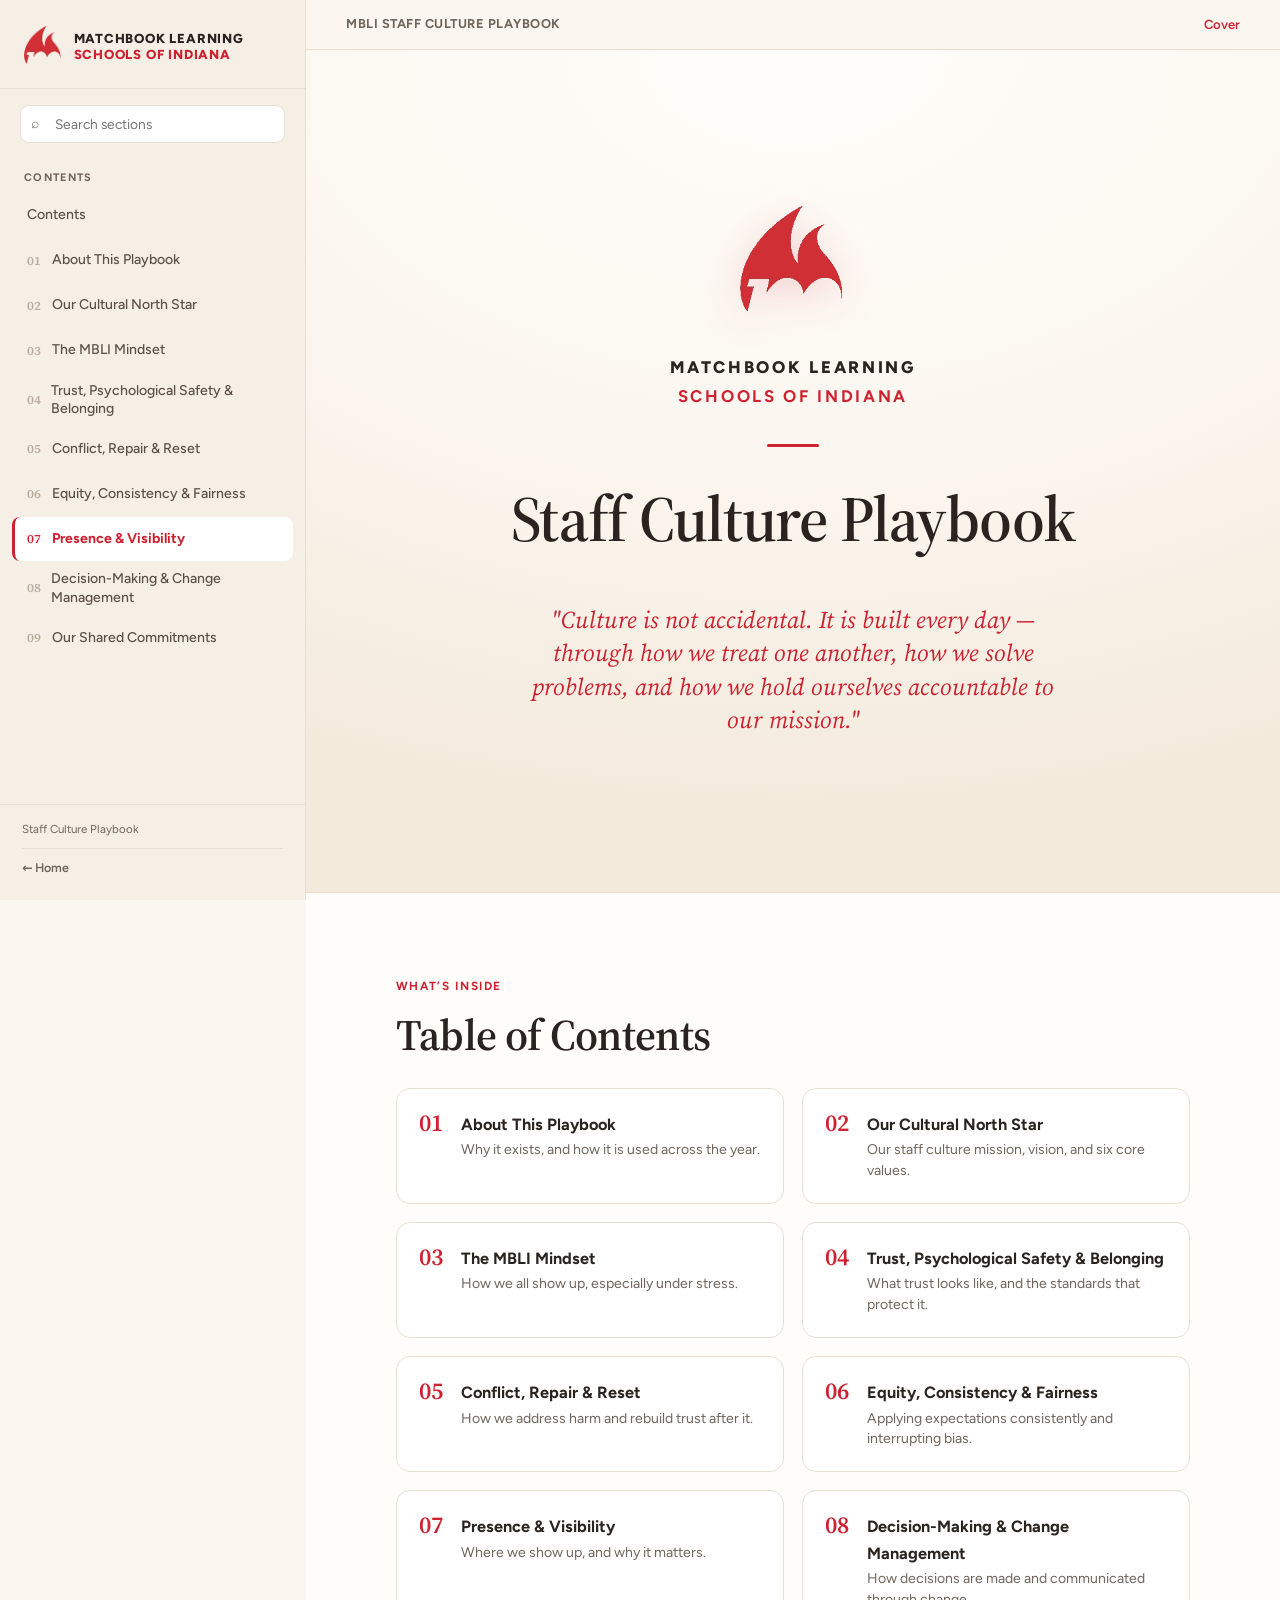
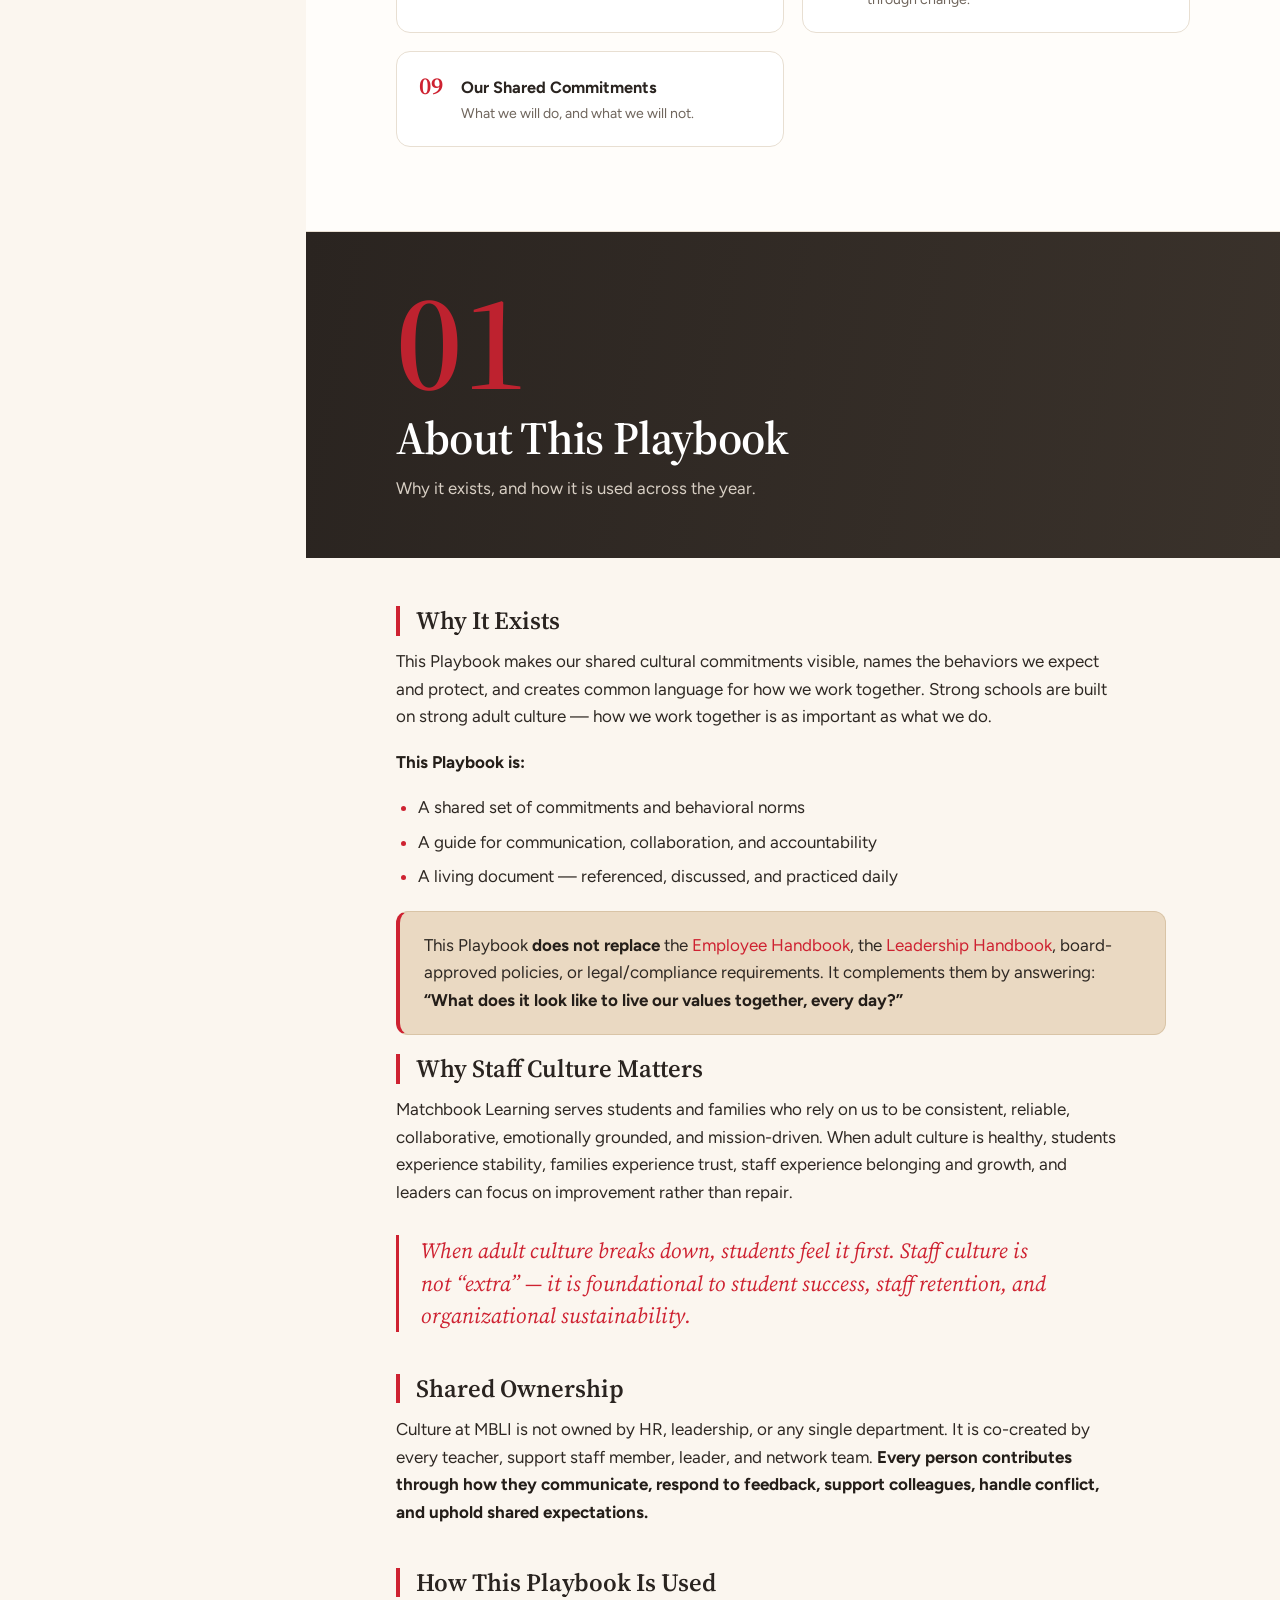
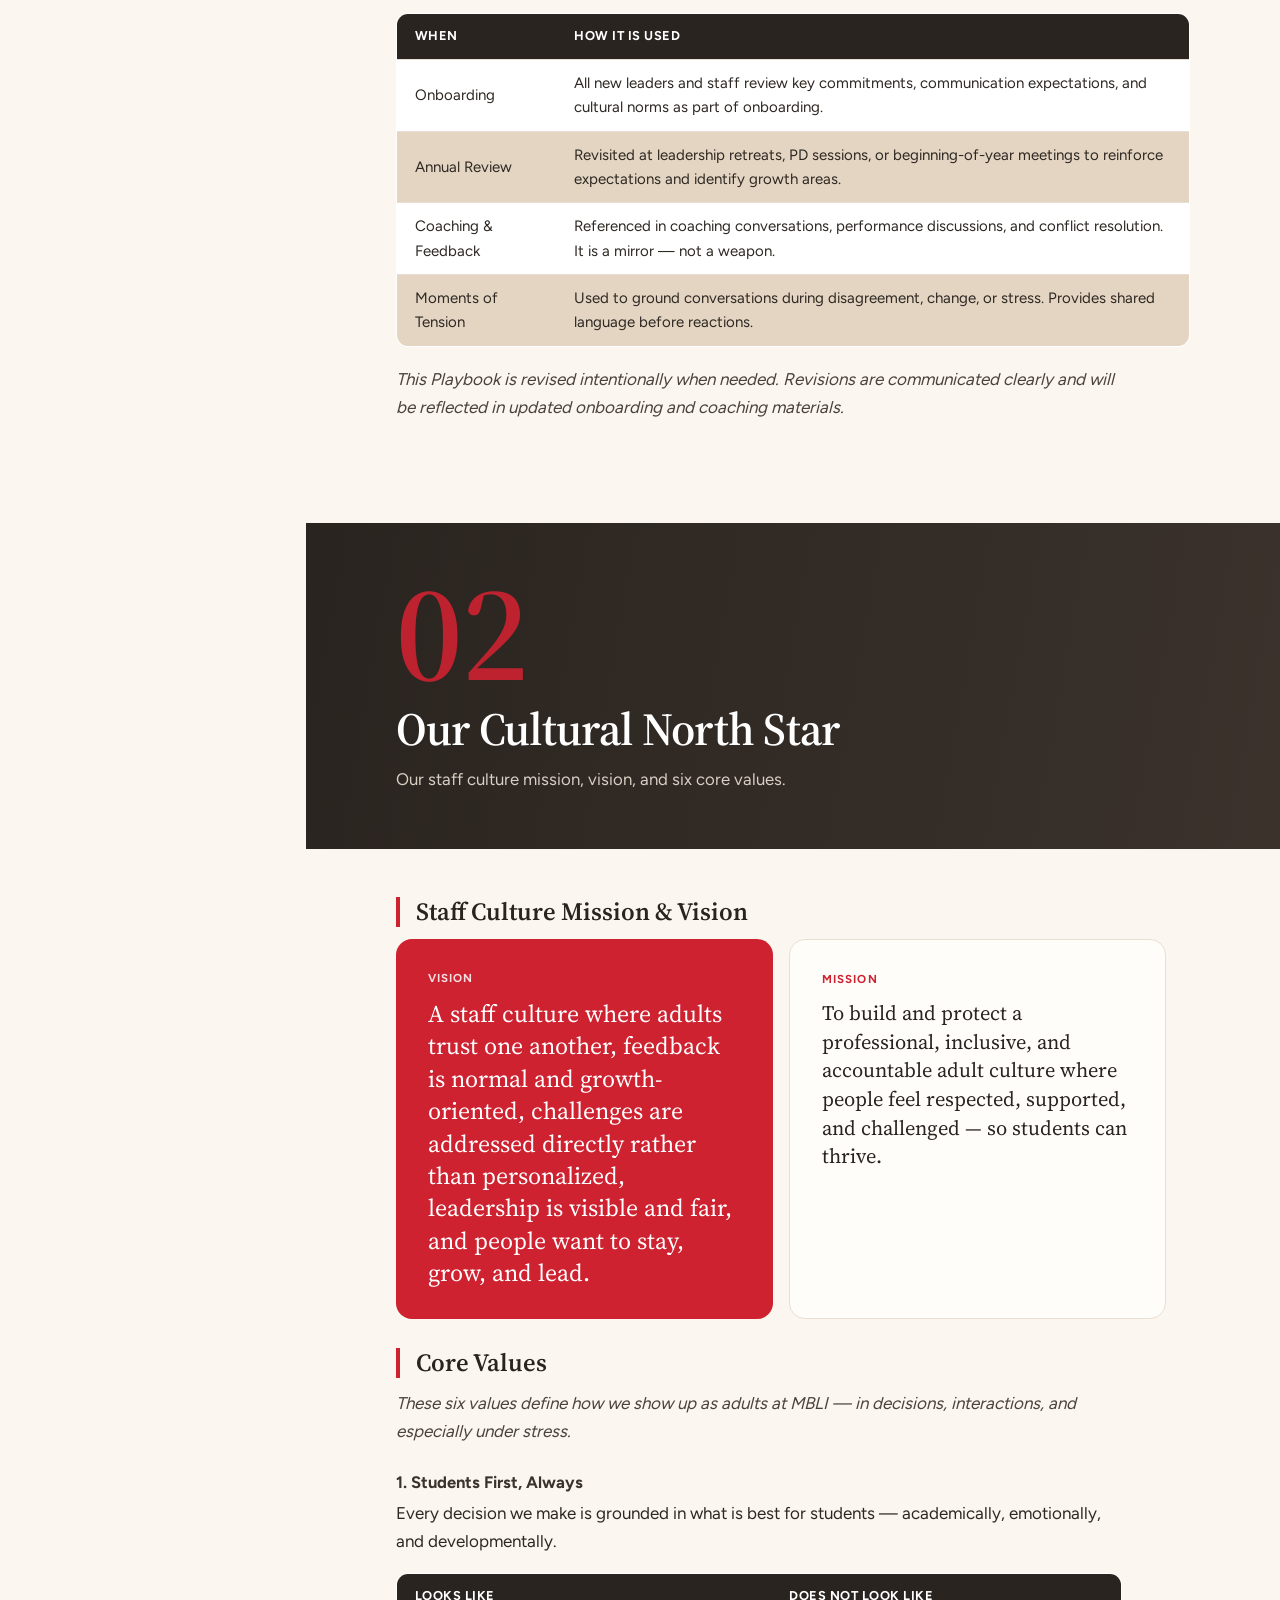
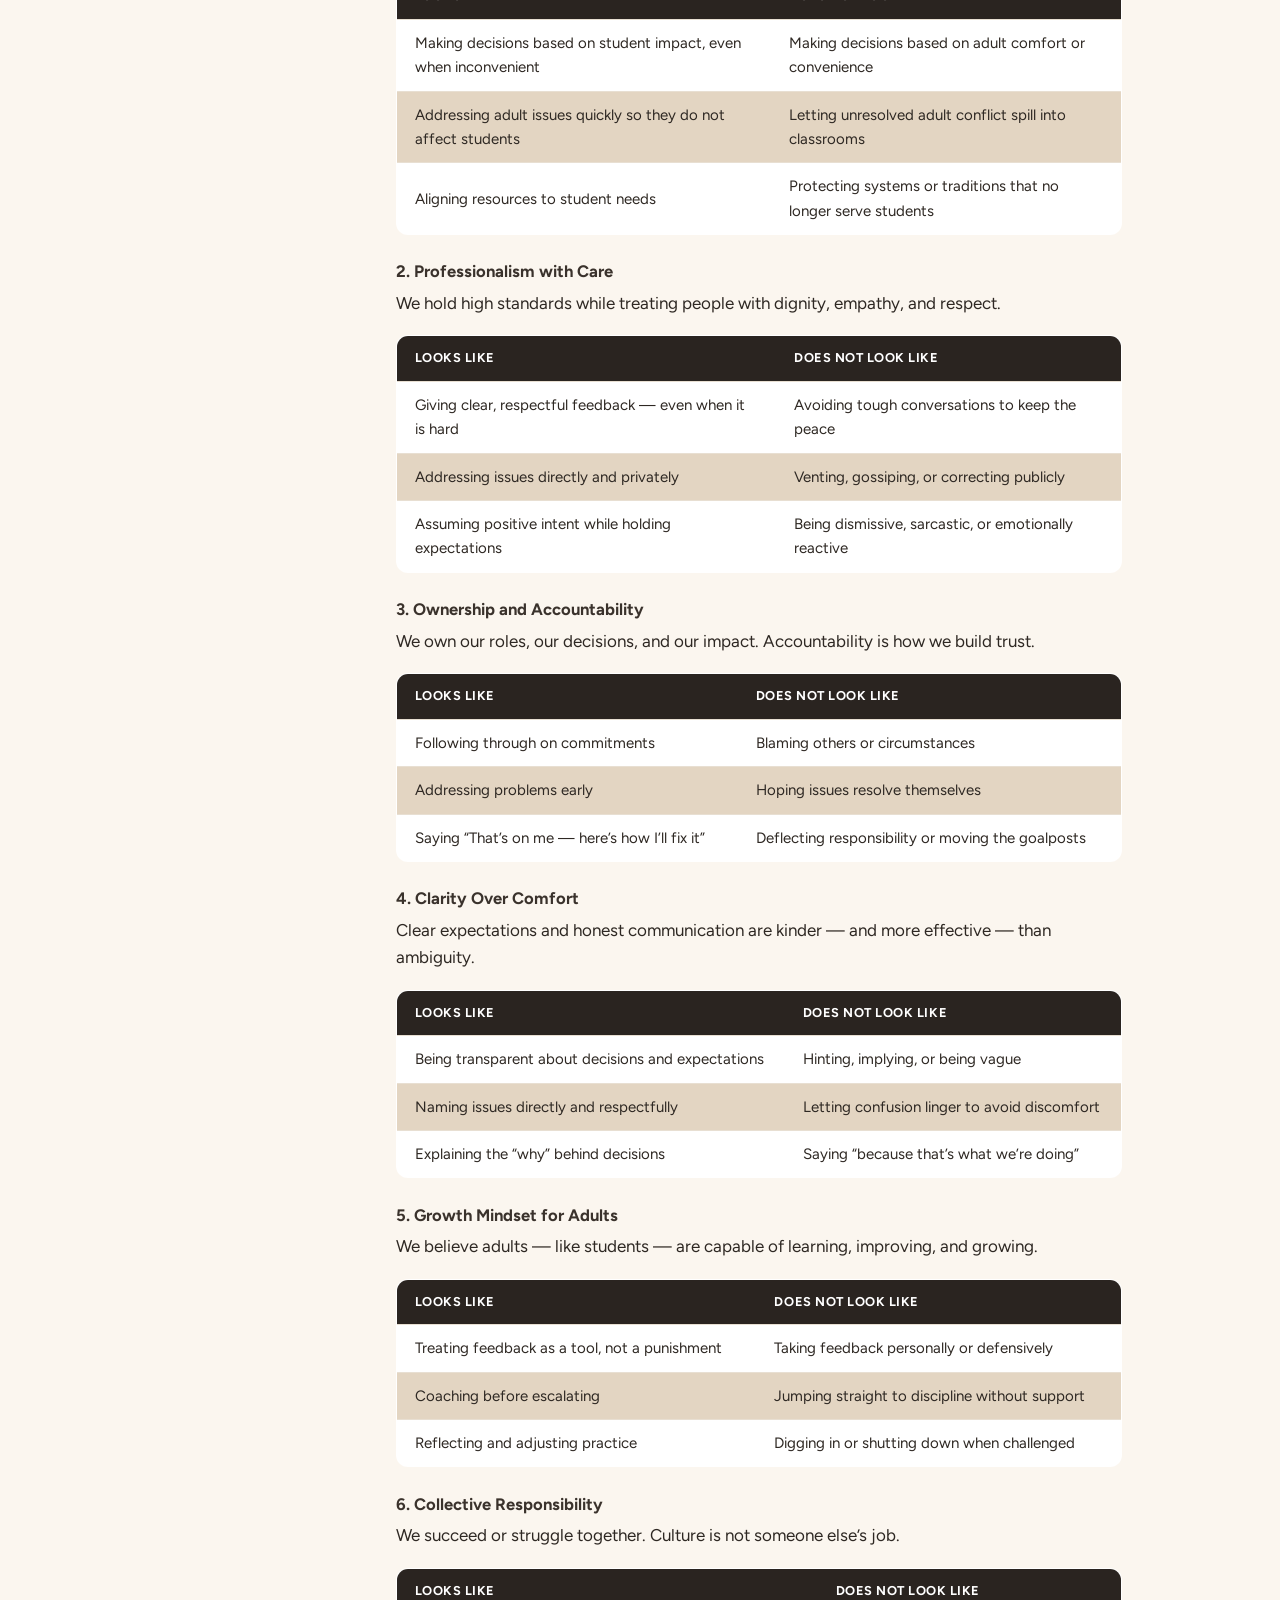
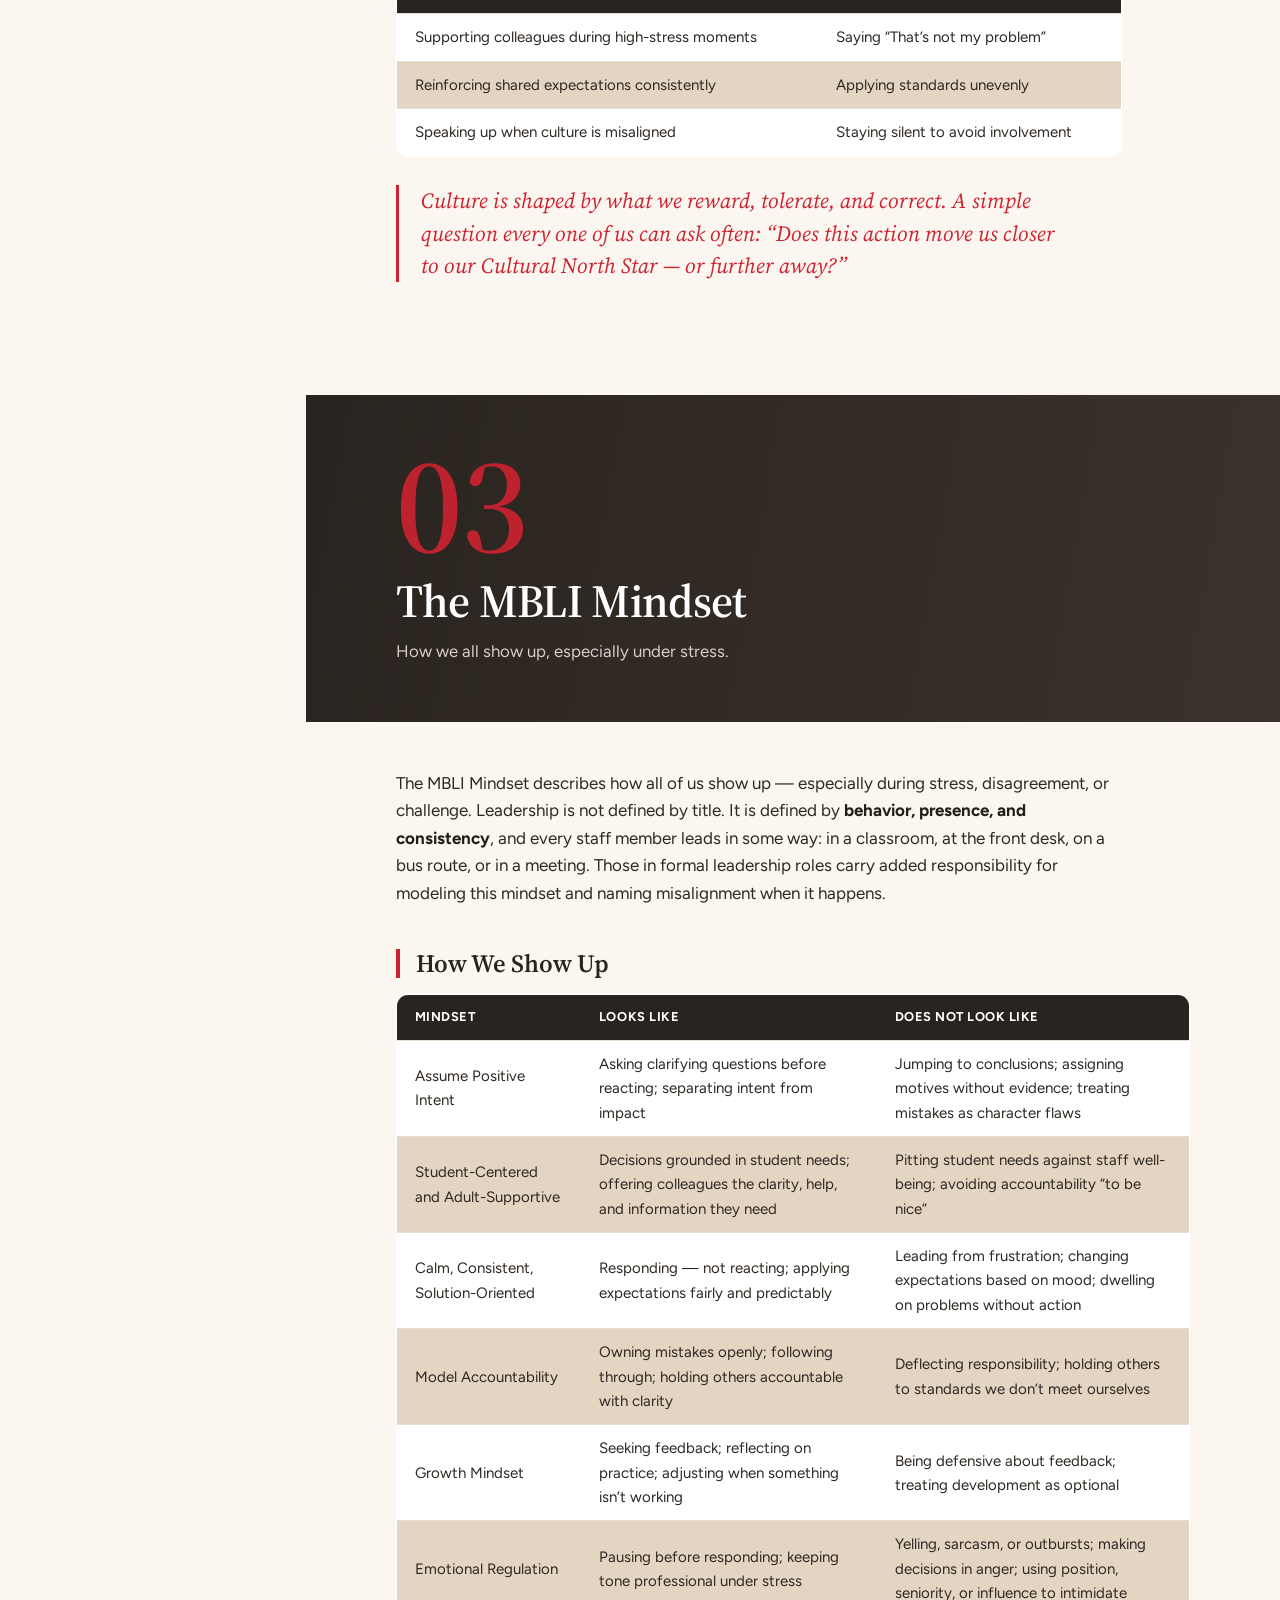
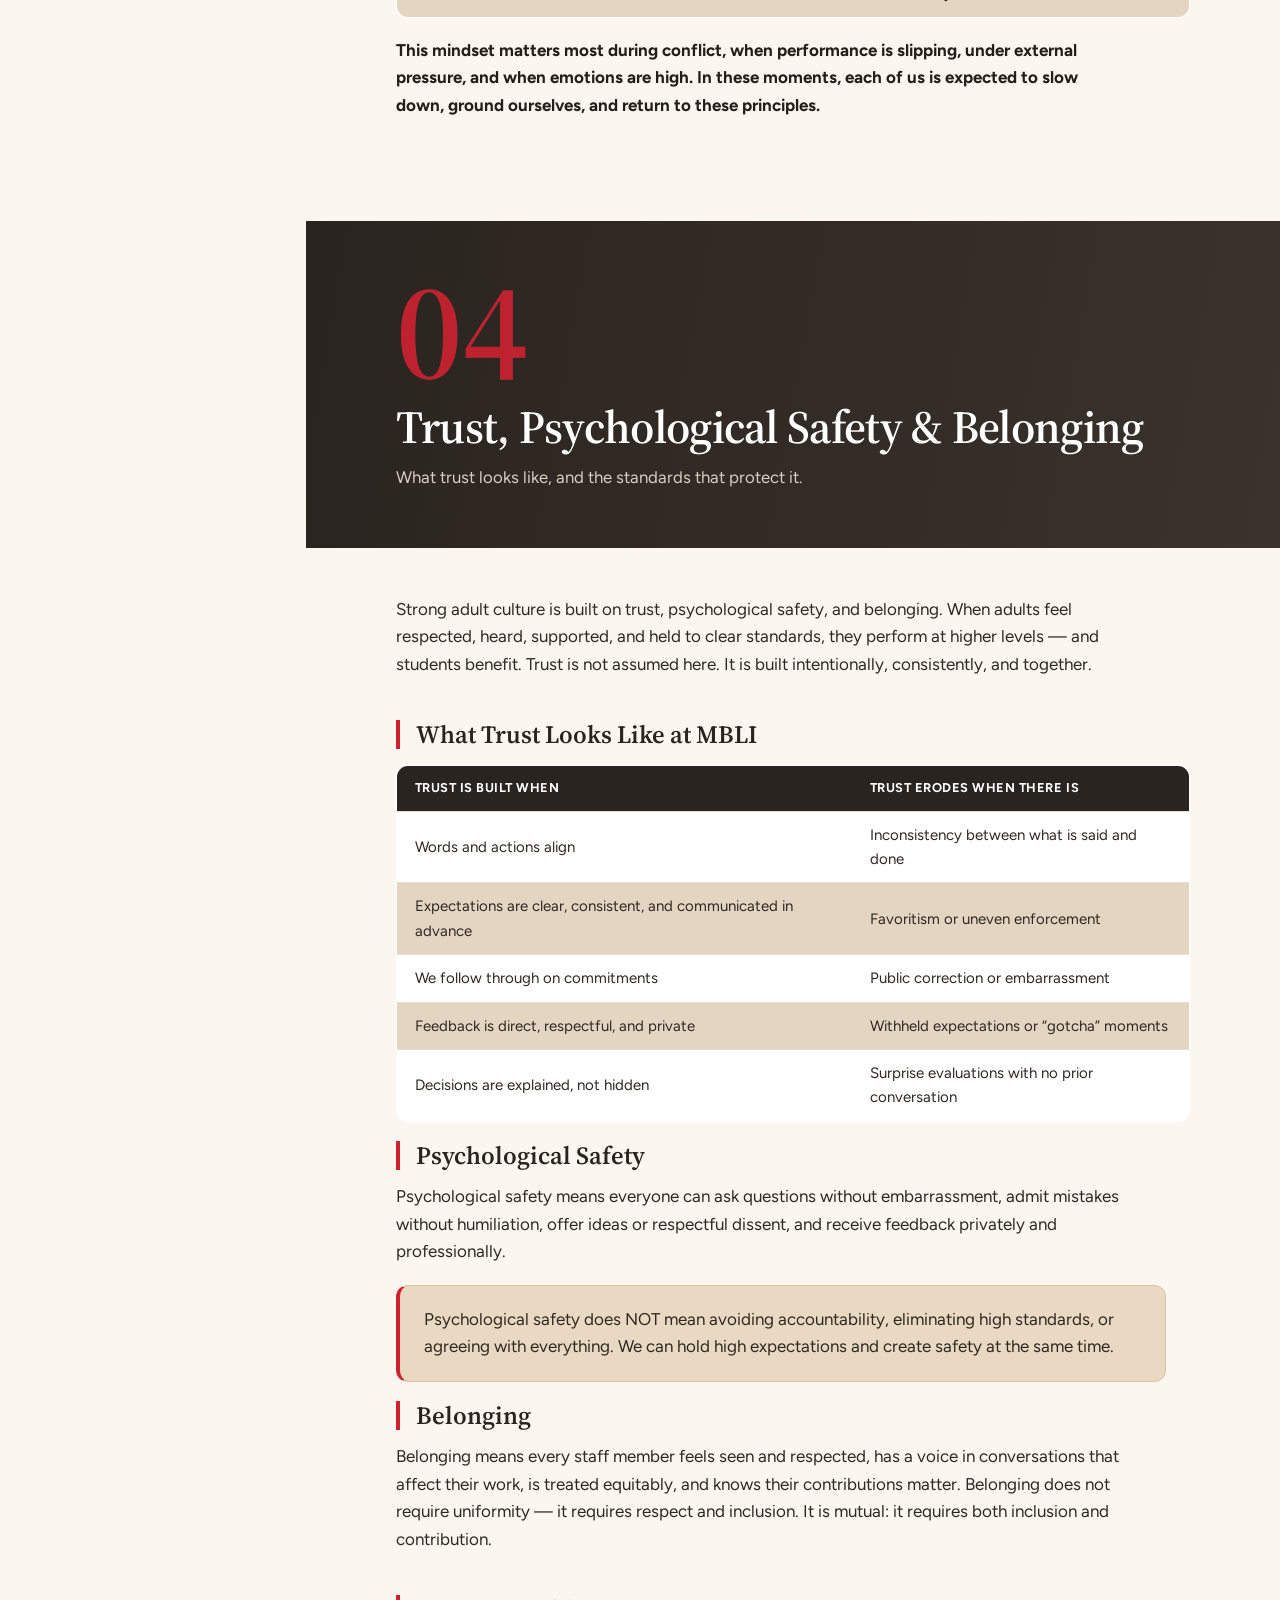
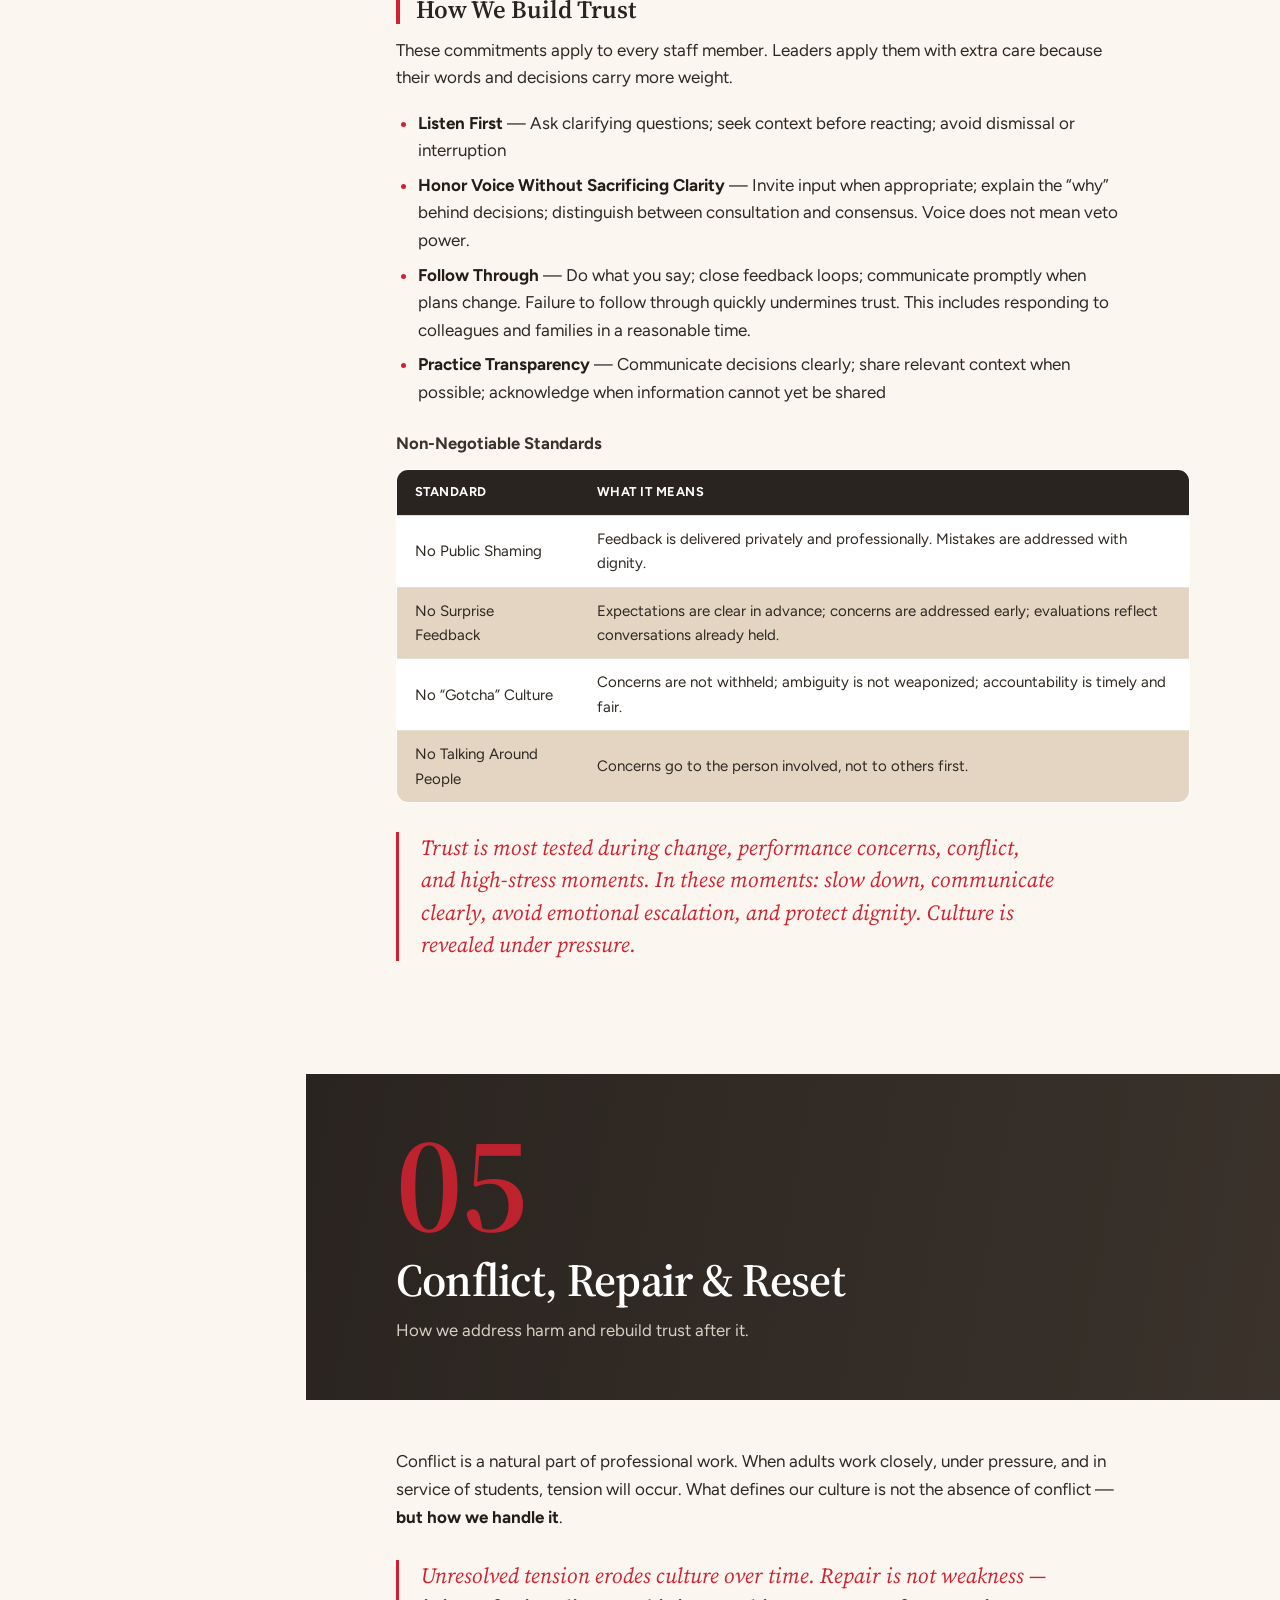
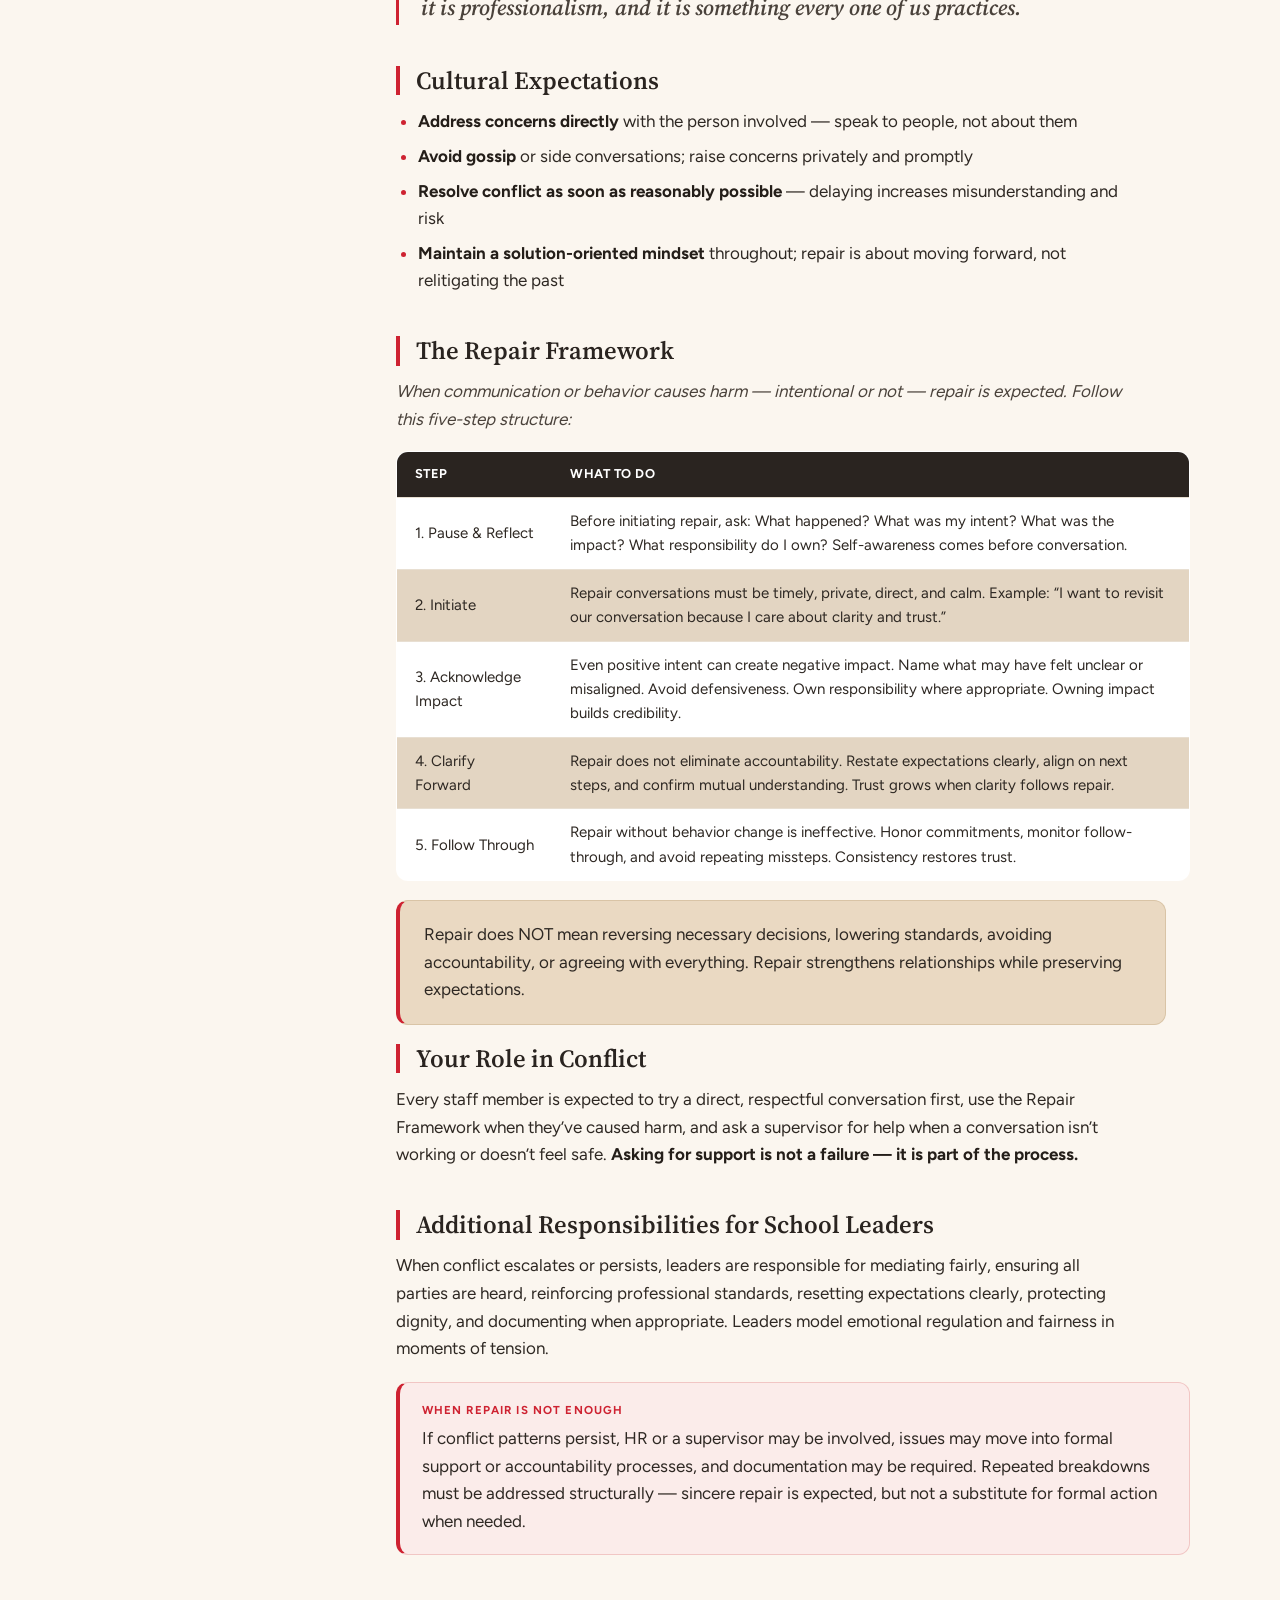
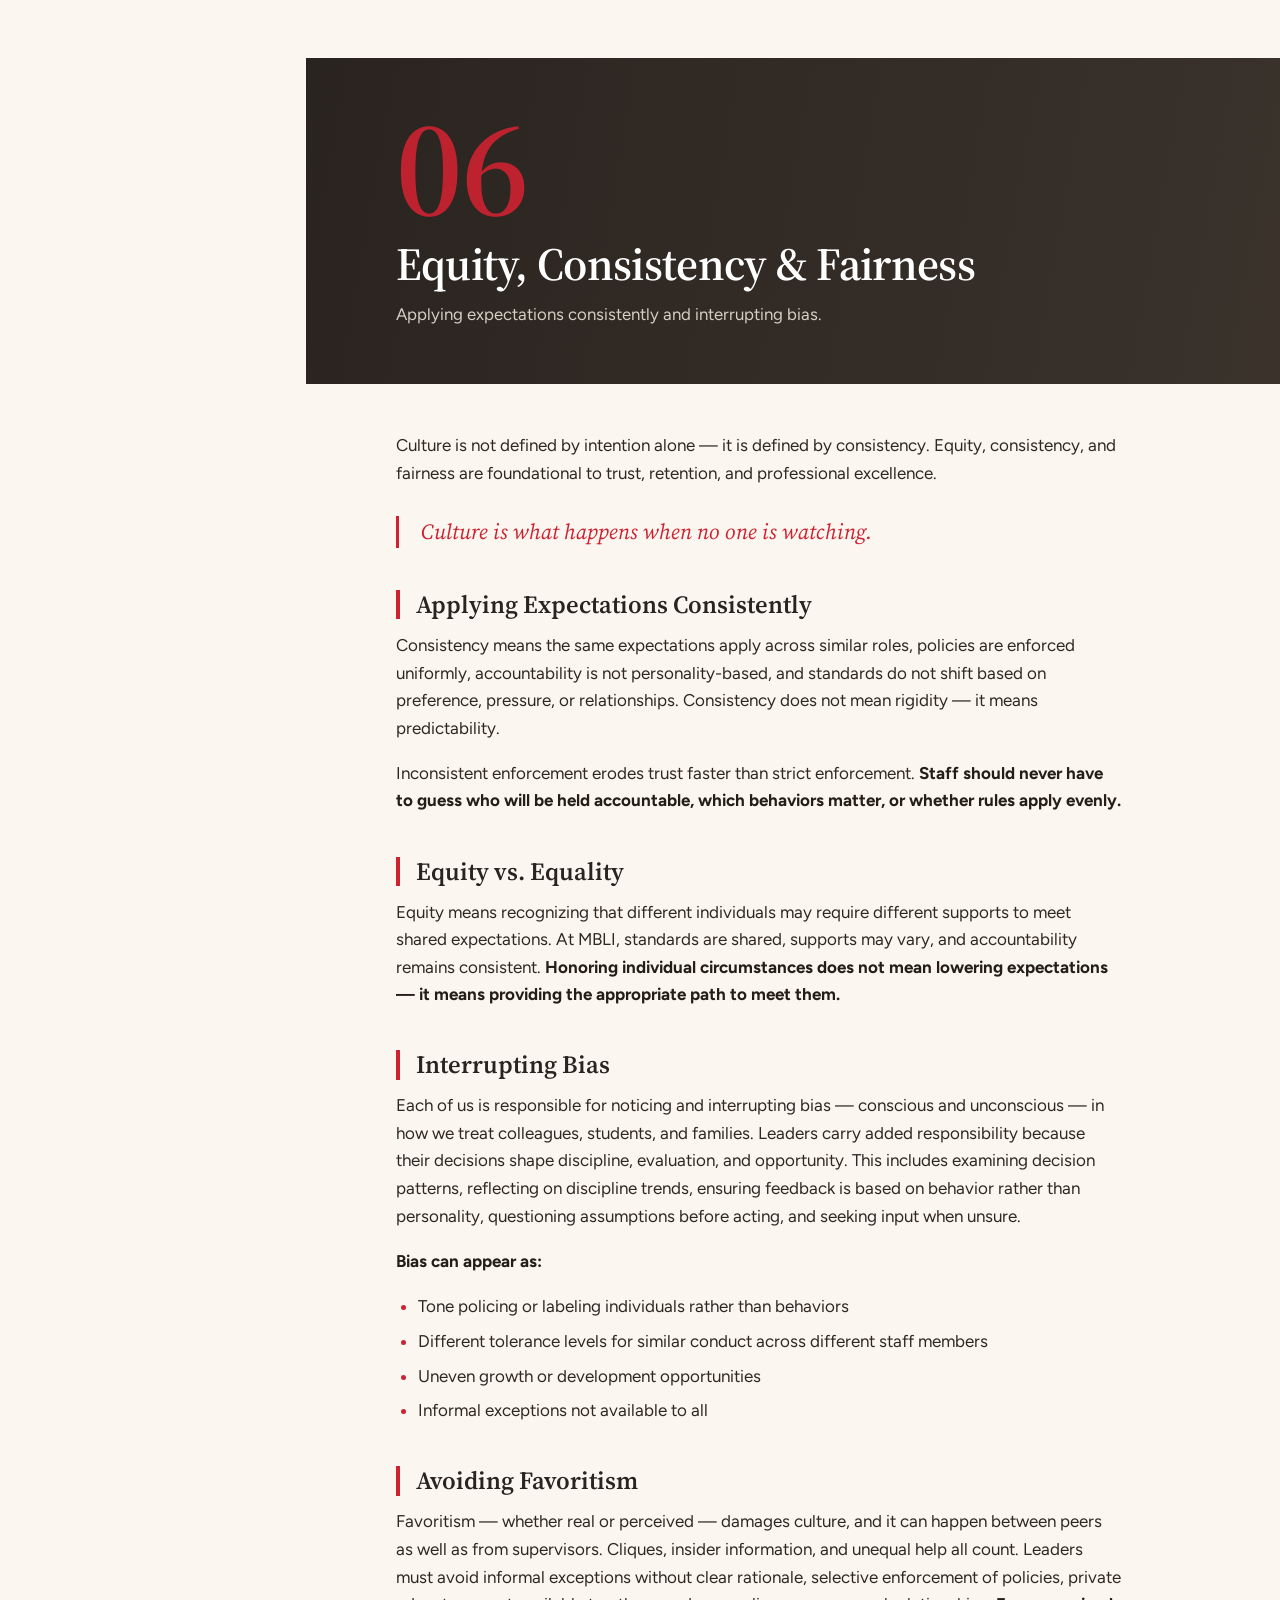
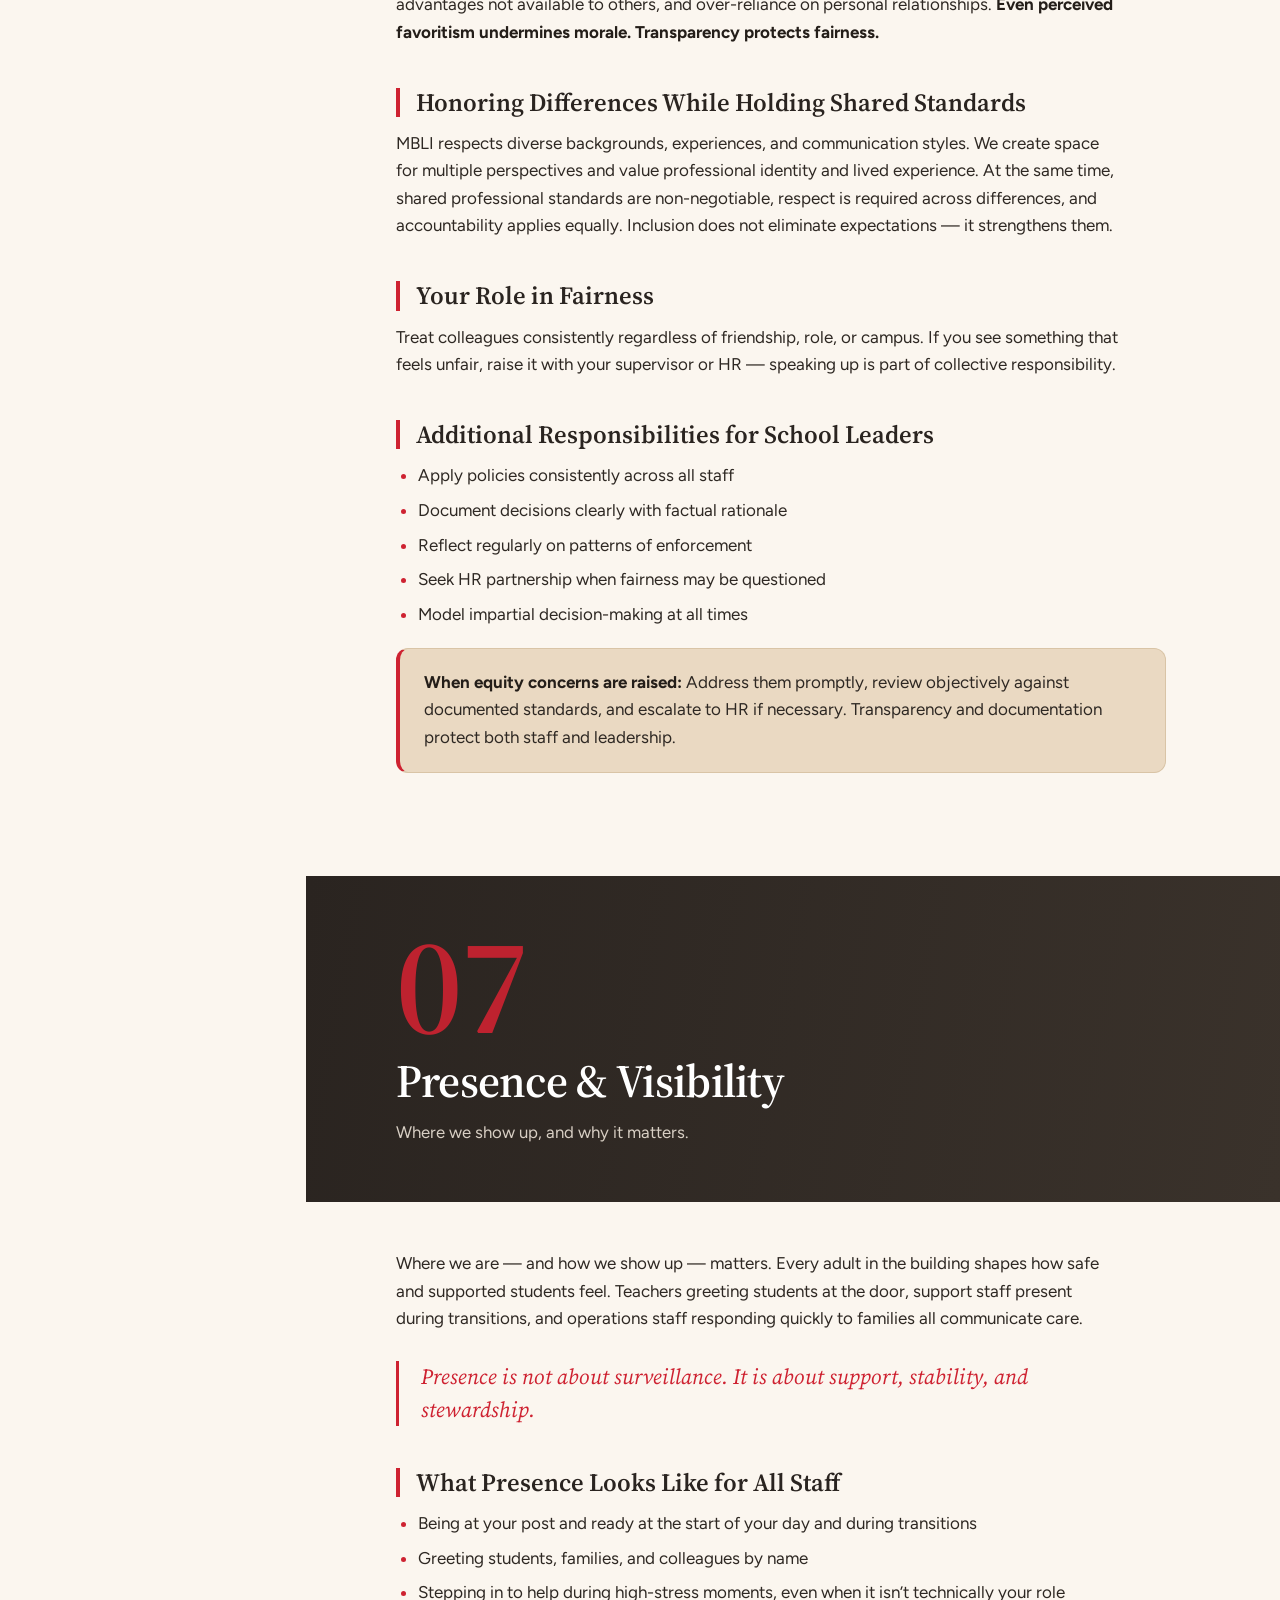
<file: staff-culture-playbook.html>
<!DOCTYPE html>
<html lang="en">
<head>
<meta charset="UTF-8">
<meta name="viewport" content="width=device-width, initial-scale=1">
<title>MBLI Staff Culture Playbook</title>
<meta name="description" content="The Staff Culture Playbook for Matchbook Learning Schools of Indiana (MBLI) — shared cultural commitments and behavioral norms.">
<link rel="icon" href="assets/img/mbli-flame.png">
<link rel="stylesheet" href="assets/css/style.css">
</head>
<body>
<a href="#main-content" class="skip-link">Skip to content</a>
<div class="app-shell">
  <div class="scrim"></div>
  <aside class="sidebar" aria-label="Table of contents">
    <button type="button" class="sidebar__close" aria-label="Close menu">&times;</button>
    <a href="#cover" class="sidebar__brand">
      <img src="assets/img/mbli-flame.png" alt="MBLI flame" class="sidebar__brand-logo">
      <span class="sidebar__brand-text">Matchbook Learning<br><span>Schools of Indiana</span></span>
    </a>
    <div class="sidebar__search">
      <div class="search-field">
        <label for="nav-search" class="visually-hidden">Search sections</label>
        <span class="search-field__icon" aria-hidden="true">&#8981;</span>
        <input type="search" id="nav-search" class="search-field__input" placeholder="Search sections">
      </div>
    </div>
    <nav class="sidebar__nav" aria-label="Handbook sections">
      <div class="sidebar__nav-heading">Contents</div>
<a href="#contents" class="nav-item" data-target-id="contents" data-num="" data-label="Contents"><span class="nav-item__num"></span><span>Contents</span></a>
<a href="#ch-01" class="nav-item" data-target-id="ch-01" data-num="01" data-label="About This Playbook"><span class="nav-item__num">01</span><span>About This Playbook</span></a>
<a href="#ch-02" class="nav-item" data-target-id="ch-02" data-num="02" data-label="Our Cultural North Star"><span class="nav-item__num">02</span><span>Our Cultural North Star</span></a>
<a href="#ch-03" class="nav-item" data-target-id="ch-03" data-num="03" data-label="The MBLI Mindset"><span class="nav-item__num">03</span><span>The MBLI Mindset</span></a>
<a href="#ch-04" class="nav-item" data-target-id="ch-04" data-num="04" data-label="Trust, Psychological Safety &amp; Belonging"><span class="nav-item__num">04</span><span>Trust, Psychological Safety &amp; Belonging</span></a>
<a href="#ch-05" class="nav-item" data-target-id="ch-05" data-num="05" data-label="Conflict, Repair &amp; Reset"><span class="nav-item__num">05</span><span>Conflict, Repair &amp; Reset</span></a>
<a href="#ch-06" class="nav-item" data-target-id="ch-06" data-num="06" data-label="Equity, Consistency &amp; Fairness"><span class="nav-item__num">06</span><span>Equity, Consistency &amp; Fairness</span></a>
<a href="#ch-07" class="nav-item" data-target-id="ch-07" data-num="07" data-label="Presence &amp; Visibility"><span class="nav-item__num">07</span><span>Presence &amp; Visibility</span></a>
<a href="#ch-08" class="nav-item" data-target-id="ch-08" data-num="08" data-label="Decision-Making &amp; Change Management"><span class="nav-item__num">08</span><span>Decision-Making &amp; Change Management</span></a>
<a href="#ch-09" class="nav-item" data-target-id="ch-09" data-num="09" data-label="Our Shared Commitments"><span class="nav-item__num">09</span><span>Our Shared Commitments</span></a>
      <div class="nav-empty" hidden>No sections match the search.</div>
    </nav>
    <div class="sidebar__footer">Staff Culture Playbook
      <a href="index.html" class="sidebar__footer-link">&larr; Home</a>
    </div>
  </aside>

  <div class="content-column">
    <header class="site-header">
      <button type="button" class="site-header__menu-btn" aria-label="Open menu" aria-expanded="false">&#9776;</button>
      <span class="site-header__title">MBLI Staff Culture Playbook</span>
      <span class="site-header__active">Cover</span>
    </header>

    <main id="main-content">

<section id="cover" class="cover" data-label="Cover">
  <img src="assets/img/mbli-flame.png" alt="MBLI flame logo" class="cover__logo">
  <div class="cover__brand-line1">Matchbook Learning</div>
  <div class="cover__brand-line2">Schools of Indiana</div>
  <div class="cover__rule"></div>
  <h1 class="cover__title">Staff Culture Playbook</h1>
  <p class="cover__quote">&quot;Culture is not accidental. It is built every day &mdash; through how we treat one another, how we solve problems, and how we hold ourselves accountable to our mission.&quot;</p>
</section>

<section id="contents" class="contents-section" data-label="Contents">
  <div class="eyebrow">What&rsquo;s Inside</div>
  <h2 class="section-front__heading">Table of Contents</h2>
  <div class="toc-grid">
<a href="#ch-01" class="toc-card"><span class="toc-card__num">01</span><span><span class="toc-card__label">About This Playbook</span><span class="toc-card__desc">Why it exists, and how it is used across the year.</span></span></a>
<a href="#ch-02" class="toc-card"><span class="toc-card__num">02</span><span><span class="toc-card__label">Our Cultural North Star</span><span class="toc-card__desc">Our staff culture mission, vision, and six core values.</span></span></a>
<a href="#ch-03" class="toc-card"><span class="toc-card__num">03</span><span><span class="toc-card__label">The MBLI Mindset</span><span class="toc-card__desc">How we all show up, especially under stress.</span></span></a>
<a href="#ch-04" class="toc-card"><span class="toc-card__num">04</span><span><span class="toc-card__label">Trust, Psychological Safety &amp; Belonging</span><span class="toc-card__desc">What trust looks like, and the standards that protect it.</span></span></a>
<a href="#ch-05" class="toc-card"><span class="toc-card__num">05</span><span><span class="toc-card__label">Conflict, Repair &amp; Reset</span><span class="toc-card__desc">How we address harm and rebuild trust after it.</span></span></a>
<a href="#ch-06" class="toc-card"><span class="toc-card__num">06</span><span><span class="toc-card__label">Equity, Consistency &amp; Fairness</span><span class="toc-card__desc">Applying expectations consistently and interrupting bias.</span></span></a>
<a href="#ch-07" class="toc-card"><span class="toc-card__num">07</span><span><span class="toc-card__label">Presence &amp; Visibility</span><span class="toc-card__desc">Where we show up, and why it matters.</span></span></a>
<a href="#ch-08" class="toc-card"><span class="toc-card__num">08</span><span><span class="toc-card__label">Decision-Making &amp; Change Management</span><span class="toc-card__desc">How decisions are made and communicated through change.</span></span></a>
<a href="#ch-09" class="toc-card"><span class="toc-card__num">09</span><span><span class="toc-card__label">Our Shared Commitments</span><span class="toc-card__desc">What we will do, and what we will not.</span></span></a>
  </div>
</section>
<section id="ch-01" class="policy-section" data-label="01 About This Playbook">
<div class="section-divider">
  <div class="section-divider__num">01</div>
  <h2 class="section-divider__title">About This Playbook</h2>
  <p class="section-divider__desc">Why it exists, and how it is used across the year.</p>
</div>
<div class="section-body">
<div class="measure">
<h3 class="policy-title">Why It Exists</h3>
<p>This Playbook makes our shared cultural commitments visible, names the behaviors we expect and protect, and creates common language for how we work together. Strong schools are built on strong adult culture &mdash; how we work together is as important as what we do.</p>
<p><strong>This Playbook is:</strong></p>
<ul><li>A shared set of commitments and behavioral norms</li><li>A guide for communication, collaboration, and accountability</li><li>A living document &mdash; referenced, discussed, and practiced daily</li></ul>
</div>
<div class="callout callout--note measure-wide"><p>This Playbook <strong>does not replace</strong> the <a href="employee-handbook.html">Employee Handbook</a>, the <a href="leadership-handbook.html">Leadership Handbook</a>, board-approved policies, or legal/compliance requirements. It complements them by answering: <strong>&ldquo;What does it look like to live our values together, every day?&rdquo;</strong></p></div>
<div class="measure">
<h3 class="policy-title">Why Staff Culture Matters</h3>
<p>Matchbook Learning serves students and families who rely on us to be consistent, reliable, collaborative, emotionally grounded, and mission-driven. When adult culture is healthy, students experience stability, families experience trust, staff experience belonging and growth, and leaders can focus on improvement rather than repair.</p>
<div class="pull-quote">When adult culture breaks down, students feel it first. Staff culture is not &ldquo;extra&rdquo; &mdash; it is foundational to student success, staff retention, and organizational sustainability.</div>
<h3 class="policy-title">Shared Ownership</h3>
<p>Culture at MBLI is not owned by HR, leadership, or any single department. It is co-created by every teacher, support staff member, leader, and network team. <strong>Every person contributes through how they communicate, respond to feedback, support colleagues, handle conflict, and uphold shared expectations.</strong></p>
<h3 class="policy-title">How This Playbook Is Used</h3>
</div>
<div class="table-wrap measure-wider"><table class="data-table"><thead><tr><th>When</th><th>How It Is Used</th></tr></thead><tbody><tr><td>Onboarding</td><td>All new leaders and staff review key commitments, communication expectations, and cultural norms as part of onboarding.</td></tr><tr><td>Annual Review</td><td>Revisited at leadership retreats, PD sessions, or beginning-of-year meetings to reinforce expectations and identify growth areas.</td></tr><tr><td>Coaching &amp; Feedback</td><td>Referenced in coaching conversations, performance discussions, and conflict resolution. It is a mirror &mdash; not a weapon.</td></tr><tr><td>Moments of Tension</td><td>Used to ground conversations during disagreement, change, or stress. Provides shared language before reactions.</td></tr></tbody></table></div>
<div class="measure">
<p><em>This Playbook is revised intentionally when needed. Revisions are communicated clearly and will be reflected in updated onboarding and coaching materials.</em></p>
</div>
</div>
</section>

<section id="ch-02" class="policy-section" data-label="02 Our Cultural North Star">
<div class="section-divider">
  <div class="section-divider__num">02</div>
  <h2 class="section-divider__title">Our Cultural North Star</h2>
  <p class="section-divider__desc">Our staff culture mission, vision, and six core values.</p>
</div>
<div class="section-body">
<div class="measure">
<h3 class="policy-title">Staff Culture Mission &amp; Vision</h3>
</div>
<div class="grid grid--2col measure-wide" style="margin:.4rem 0 1.8rem">
<div class="feature-card feature-card--accent"><div class="eyebrow-label">Vision</div><p class="feature-card__quote">A staff culture where adults trust one another, feedback is normal and growth-oriented, challenges are addressed directly rather than personalized, leadership is visible and fair, and people want to stay, grow, and lead.</p></div>
<div class="feature-card feature-card--outline"><div class="eyebrow-label">Mission</div><p class="feature-card__text">To build and protect a professional, inclusive, and accountable adult culture where people feel respected, supported, and challenged &mdash; so students can thrive.</p></div>
</div>
<div class="measure">
<h3 class="policy-title">Core Values</h3>
<p><em>These six values define how we show up as adults at MBLI &mdash; in decisions, interactions, and especially under stress.</em></p>
<h4 class="subhead">1. Students First, Always</h4>
<p>Every decision we make is grounded in what is best for students &mdash; academically, emotionally, and developmentally.</p>
<div class="table-wrap measure-wider"><table class="data-table"><thead><tr><th>Looks Like</th><th>Does Not Look Like</th></tr></thead><tbody><tr><td>Making decisions based on student impact, even when inconvenient</td><td>Making decisions based on adult comfort or convenience</td></tr><tr><td>Addressing adult issues quickly so they do not affect students</td><td>Letting unresolved adult conflict spill into classrooms</td></tr><tr><td>Aligning resources to student needs</td><td>Protecting systems or traditions that no longer serve students</td></tr></tbody></table></div>
<h4 class="subhead">2. Professionalism with Care</h4>
<p>We hold high standards while treating people with dignity, empathy, and respect.</p>
<div class="table-wrap measure-wider"><table class="data-table"><thead><tr><th>Looks Like</th><th>Does Not Look Like</th></tr></thead><tbody><tr><td>Giving clear, respectful feedback &mdash; even when it is hard</td><td>Avoiding tough conversations to keep the peace</td></tr><tr><td>Addressing issues directly and privately</td><td>Venting, gossiping, or correcting publicly</td></tr><tr><td>Assuming positive intent while holding expectations</td><td>Being dismissive, sarcastic, or emotionally reactive</td></tr></tbody></table></div>
<h4 class="subhead">3. Ownership and Accountability</h4>
<p>We own our roles, our decisions, and our impact. Accountability is how we build trust.</p>
<div class="table-wrap measure-wider"><table class="data-table"><thead><tr><th>Looks Like</th><th>Does Not Look Like</th></tr></thead><tbody><tr><td>Following through on commitments</td><td>Blaming others or circumstances</td></tr><tr><td>Addressing problems early</td><td>Hoping issues resolve themselves</td></tr><tr><td>Saying &ldquo;That&rsquo;s on me &mdash; here&rsquo;s how I&rsquo;ll fix it&rdquo;</td><td>Deflecting responsibility or moving the goalposts</td></tr></tbody></table></div>
<h4 class="subhead">4. Clarity Over Comfort</h4>
<p>Clear expectations and honest communication are kinder &mdash; and more effective &mdash; than ambiguity.</p>
<div class="table-wrap measure-wider"><table class="data-table"><thead><tr><th>Looks Like</th><th>Does Not Look Like</th></tr></thead><tbody><tr><td>Being transparent about decisions and expectations</td><td>Hinting, implying, or being vague</td></tr><tr><td>Naming issues directly and respectfully</td><td>Letting confusion linger to avoid discomfort</td></tr><tr><td>Explaining the &ldquo;why&rdquo; behind decisions</td><td>Saying &ldquo;because that&rsquo;s what we&rsquo;re doing&rdquo;</td></tr></tbody></table></div>
<h4 class="subhead">5. Growth Mindset for Adults</h4>
<p>We believe adults &mdash; like students &mdash; are capable of learning, improving, and growing.</p>
<div class="table-wrap measure-wider"><table class="data-table"><thead><tr><th>Looks Like</th><th>Does Not Look Like</th></tr></thead><tbody><tr><td>Treating feedback as a tool, not a punishment</td><td>Taking feedback personally or defensively</td></tr><tr><td>Coaching before escalating</td><td>Jumping straight to discipline without support</td></tr><tr><td>Reflecting and adjusting practice</td><td>Digging in or shutting down when challenged</td></tr></tbody></table></div>
<h4 class="subhead">6. Collective Responsibility</h4>
<p>We succeed or struggle together. Culture is not someone else&rsquo;s job.</p>
<div class="table-wrap measure-wider"><table class="data-table"><thead><tr><th>Looks Like</th><th>Does Not Look Like</th></tr></thead><tbody><tr><td>Supporting colleagues during high-stress moments</td><td>Saying &ldquo;That&rsquo;s not my problem&rdquo;</td></tr><tr><td>Reinforcing shared expectations consistently</td><td>Applying standards unevenly</td></tr><tr><td>Speaking up when culture is misaligned</td><td>Staying silent to avoid involvement</td></tr></tbody></table></div>
<div class="pull-quote">Culture is shaped by what we reward, tolerate, and correct. A simple question every one of us can ask often: &ldquo;Does this action move us closer to our Cultural North Star &mdash; or further away?&rdquo;</div>
</div>
</div>
</section>

<section id="ch-03" class="policy-section" data-label="03 The MBLI Mindset">
<div class="section-divider">
  <div class="section-divider__num">03</div>
  <h2 class="section-divider__title">The MBLI Mindset</h2>
  <p class="section-divider__desc">How we all show up, especially under stress.</p>
</div>
<div class="section-body">
<div class="measure">
<p>The MBLI Mindset describes how all of us show up &mdash; especially during stress, disagreement, or challenge. Leadership is not defined by title. It is defined by <strong>behavior, presence, and consistency</strong>, and every staff member leads in some way: in a classroom, at the front desk, on a bus route, or in a meeting. Those in formal leadership roles carry added responsibility for modeling this mindset and naming misalignment when it happens.</p>
<h3 class="policy-title">How We Show Up</h3>
</div>
<div class="table-wrap measure-wider"><table class="data-table"><thead><tr><th>Mindset</th><th>Looks Like</th><th>Does Not Look Like</th></tr></thead><tbody><tr><td>Assume Positive Intent</td><td>Asking clarifying questions before reacting; separating intent from impact</td><td>Jumping to conclusions; assigning motives without evidence; treating mistakes as character flaws</td></tr><tr><td>Student-Centered and Adult-Supportive</td><td>Decisions grounded in student needs; offering colleagues the clarity, help, and information they need</td><td>Pitting student needs against staff well-being; avoiding accountability &ldquo;to be nice&rdquo;</td></tr><tr><td>Calm, Consistent, Solution-Oriented</td><td>Responding &mdash; not reacting; applying expectations fairly and predictably</td><td>Leading from frustration; changing expectations based on mood; dwelling on problems without action</td></tr><tr><td>Model Accountability</td><td>Owning mistakes openly; following through; holding others accountable with clarity</td><td>Deflecting responsibility; holding others to standards we don&rsquo;t meet ourselves</td></tr><tr><td>Growth Mindset</td><td>Seeking feedback; reflecting on practice; adjusting when something isn&rsquo;t working</td><td>Being defensive about feedback; treating development as optional</td></tr><tr><td>Emotional Regulation</td><td>Pausing before responding; keeping tone professional under stress</td><td>Yelling, sarcasm, or outbursts; making decisions in anger; using position, seniority, or influence to intimidate</td></tr></tbody></table></div>
<div class="measure">
<p><strong>This mindset matters most during conflict, when performance is slipping, under external pressure, and when emotions are high. In these moments, each of us is expected to slow down, ground ourselves, and return to these principles.</strong></p>
</div>
</div>
</section>

<section id="ch-04" class="policy-section" data-label="04 Trust & Belonging">
<div class="section-divider">
  <div class="section-divider__num">04</div>
  <h2 class="section-divider__title">Trust, Psychological Safety &amp; Belonging</h2>
  <p class="section-divider__desc">What trust looks like, and the standards that protect it.</p>
</div>
<div class="section-body">
<div class="measure">
<p>Strong adult culture is built on trust, psychological safety, and belonging. When adults feel respected, heard, supported, and held to clear standards, they perform at higher levels &mdash; and students benefit. Trust is not assumed here. It is built intentionally, consistently, and together.</p>
<h3 class="policy-title">What Trust Looks Like at MBLI</h3>
</div>
<div class="table-wrap measure-wider"><table class="data-table"><thead><tr><th>Trust Is Built When</th><th>Trust Erodes When There Is</th></tr></thead><tbody><tr><td>Words and actions align</td><td>Inconsistency between what is said and done</td></tr><tr><td>Expectations are clear, consistent, and communicated in advance</td><td>Favoritism or uneven enforcement</td></tr><tr><td>We follow through on commitments</td><td>Public correction or embarrassment</td></tr><tr><td>Feedback is direct, respectful, and private</td><td>Withheld expectations or &ldquo;gotcha&rdquo; moments</td></tr><tr><td>Decisions are explained, not hidden</td><td>Surprise evaluations with no prior conversation</td></tr></tbody></table></div>
<div class="measure">
<h3 class="policy-title">Psychological Safety</h3>
<p>Psychological safety means everyone can ask questions without embarrassment, admit mistakes without humiliation, offer ideas or respectful dissent, and receive feedback privately and professionally.</p>
</div>
<div class="callout callout--note measure-wide"><p>Psychological safety does NOT mean avoiding accountability, eliminating high standards, or agreeing with everything. We can hold high expectations and create safety at the same time.</p></div>
<div class="measure">
<h3 class="policy-title">Belonging</h3>
<p>Belonging means every staff member feels seen and respected, has a voice in conversations that affect their work, is treated equitably, and knows their contributions matter. Belonging does not require uniformity &mdash; it requires respect and inclusion. It is mutual: it requires both inclusion and contribution.</p>
<h3 class="policy-title">How We Build Trust</h3>
<p>These commitments apply to every staff member. Leaders apply them with extra care because their words and decisions carry more weight.</p>
<ul><li><strong>Listen First</strong> &mdash; Ask clarifying questions; seek context before reacting; avoid dismissal or interruption</li><li><strong>Honor Voice Without Sacrificing Clarity</strong> &mdash; Invite input when appropriate; explain the &ldquo;why&rdquo; behind decisions; distinguish between consultation and consensus. Voice does not mean veto power.</li><li><strong>Follow Through</strong> &mdash; Do what you say; close feedback loops; communicate promptly when plans change. Failure to follow through quickly undermines trust. This includes responding to colleagues and families in a reasonable time.</li><li><strong>Practice Transparency</strong> &mdash; Communicate decisions clearly; share relevant context when possible; acknowledge when information cannot yet be shared</li></ul>
<h4 class="subhead">Non-Negotiable Standards</h4>
</div>
<div class="table-wrap measure-wider"><table class="data-table"><thead><tr><th>Standard</th><th>What It Means</th></tr></thead><tbody><tr><td>No Public Shaming</td><td>Feedback is delivered privately and professionally. Mistakes are addressed with dignity.</td></tr><tr><td>No Surprise Feedback</td><td>Expectations are clear in advance; concerns are addressed early; evaluations reflect conversations already held.</td></tr><tr><td>No &ldquo;Gotcha&rdquo; Culture</td><td>Concerns are not withheld; ambiguity is not weaponized; accountability is timely and fair.</td></tr><tr><td>No Talking Around People</td><td>Concerns go to the person involved, not to others first.</td></tr></tbody></table></div>
<div class="measure">
<div class="pull-quote">Trust is most tested during change, performance concerns, conflict, and high-stress moments. In these moments: slow down, communicate clearly, avoid emotional escalation, and protect dignity. Culture is revealed under pressure.</div>
</div>
</div>
</section>

<section id="ch-05" class="policy-section" data-label="05 Conflict, Repair & Reset">
<div class="section-divider">
  <div class="section-divider__num">05</div>
  <h2 class="section-divider__title">Conflict, Repair &amp; Reset</h2>
  <p class="section-divider__desc">How we address harm and rebuild trust after it.</p>
</div>
<div class="section-body">
<div class="measure">
<p>Conflict is a natural part of professional work. When adults work closely, under pressure, and in service of students, tension will occur. What defines our culture is not the absence of conflict &mdash; <strong>but how we handle it</strong>.</p>
<div class="pull-quote">Unresolved tension erodes culture over time. Repair is not weakness &mdash; <strong><em>it is professionalism, and it is something every one of us practices.</em></strong></div>
<h3 class="policy-title">Cultural Expectations</h3>
<ul><li><strong>Address concerns directly</strong> with the person involved &mdash; speak to people, not about them</li><li><strong>Avoid gossip</strong> or side conversations; raise concerns privately and promptly</li><li><strong>Resolve conflict as soon as reasonably possible</strong> &mdash; delaying increases misunderstanding and risk</li><li><strong>Maintain a solution-oriented mindset</strong> throughout; repair is about moving forward, not relitigating the past</li></ul>
<h3 class="policy-title">The Repair Framework</h3>
<p><em>When communication or behavior causes harm &mdash; intentional or not &mdash; repair is expected. Follow this five-step structure:</em></p>
</div>
<div class="table-wrap measure-wider"><table class="data-table"><thead><tr><th>Step</th><th>What to Do</th></tr></thead><tbody><tr><td>1. Pause &amp; Reflect</td><td>Before initiating repair, ask: What happened? What was my intent? What was the impact? What responsibility do I own? Self-awareness comes before conversation.</td></tr><tr><td>2. Initiate</td><td>Repair conversations must be timely, private, direct, and calm. Example: &ldquo;I want to revisit our conversation because I care about clarity and trust.&rdquo;</td></tr><tr><td>3. Acknowledge Impact</td><td>Even positive intent can create negative impact. Name what may have felt unclear or misaligned. Avoid defensiveness. Own responsibility where appropriate. Owning impact builds credibility.</td></tr><tr><td>4. Clarify Forward</td><td>Repair does not eliminate accountability. Restate expectations clearly, align on next steps, and confirm mutual understanding. Trust grows when clarity follows repair.</td></tr><tr><td>5. Follow Through</td><td>Repair without behavior change is ineffective. Honor commitments, monitor follow-through, and avoid repeating missteps. Consistency restores trust.</td></tr></tbody></table></div>
<div class="callout callout--note measure-wide"><p>Repair does NOT mean reversing necessary decisions, lowering standards, avoiding accountability, or agreeing with everything. Repair strengthens relationships while preserving expectations.</p></div>
<div class="measure">
<h3 class="policy-title">Your Role in Conflict</h3>
<p>Every staff member is expected to try a direct, respectful conversation first, use the Repair Framework when they&rsquo;ve caused harm, and ask a supervisor for help when a conversation isn&rsquo;t working or doesn&rsquo;t feel safe. <strong>Asking for support is not a failure &mdash; it is part of the process.</strong></p>
<h3 class="policy-title">Additional Responsibilities for School Leaders</h3>
<p>When conflict escalates or persists, leaders are responsible for mediating fairly, ensuring all parties are heard, reinforcing professional standards, resetting expectations clearly, protecting dignity, and documenting when appropriate. Leaders model emotional regulation and fairness in moments of tension.</p>
</div>
<div class="callout callout--important"><div class="callout__label">When Repair Is Not Enough</div><p>If conflict patterns persist, HR or a supervisor may be involved, issues may move into formal support or accountability processes, and documentation may be required. Repeated breakdowns must be addressed structurally &mdash; sincere repair is expected, but not a substitute for formal action when needed.</p></div>
</div>
</section>

<section id="ch-06" class="policy-section" data-label="06 Equity & Fairness">
<div class="section-divider">
  <div class="section-divider__num">06</div>
  <h2 class="section-divider__title">Equity, Consistency &amp; Fairness</h2>
  <p class="section-divider__desc">Applying expectations consistently and interrupting bias.</p>
</div>
<div class="section-body">
<div class="measure">
<p>Culture is not defined by intention alone &mdash; it is defined by consistency. Equity, consistency, and fairness are foundational to trust, retention, and professional excellence.</p>
<div class="pull-quote">Culture is what happens when no one is watching.</div>
<h3 class="policy-title">Applying Expectations Consistently</h3>
<p>Consistency means the same expectations apply across similar roles, policies are enforced uniformly, accountability is not personality-based, and standards do not shift based on preference, pressure, or relationships. Consistency does not mean rigidity &mdash; it means predictability.</p>
<p>Inconsistent enforcement erodes trust faster than strict enforcement. <strong>Staff should never have to guess who will be held accountable, which behaviors matter, or whether rules apply evenly.</strong></p>
<h3 class="policy-title">Equity vs. Equality</h3>
<p>Equity means recognizing that different individuals may require different supports to meet shared expectations. At MBLI, standards are shared, supports may vary, and accountability remains consistent. <strong>Honoring individual circumstances does not mean lowering expectations &mdash; it means providing the appropriate path to meet them.</strong></p>
<h3 class="policy-title">Interrupting Bias</h3>
<p>Each of us is responsible for noticing and interrupting bias &mdash; conscious and unconscious &mdash; in how we treat colleagues, students, and families. Leaders carry added responsibility because their decisions shape discipline, evaluation, and opportunity. This includes examining decision patterns, reflecting on discipline trends, ensuring feedback is based on behavior rather than personality, questioning assumptions before acting, and seeking input when unsure.</p>
<p><strong>Bias can appear as:</strong></p>
<ul><li>Tone policing or labeling individuals rather than behaviors</li><li>Different tolerance levels for similar conduct across different staff members</li><li>Uneven growth or development opportunities</li><li>Informal exceptions not available to all</li></ul>
<h3 class="policy-title">Avoiding Favoritism</h3>
<p>Favoritism &mdash; whether real or perceived &mdash; damages culture, and it can happen between peers as well as from supervisors. Cliques, insider information, and unequal help all count. Leaders must avoid informal exceptions without clear rationale, selective enforcement of policies, private advantages not available to others, and over-reliance on personal relationships. <strong>Even perceived favoritism undermines morale. Transparency protects fairness.</strong></p>
<h3 class="policy-title">Honoring Differences While Holding Shared Standards</h3>
<p>MBLI respects diverse backgrounds, experiences, and communication styles. We create space for multiple perspectives and value professional identity and lived experience. At the same time, shared professional standards are non-negotiable, respect is required across differences, and accountability applies equally. Inclusion does not eliminate expectations &mdash; it strengthens them.</p>
<h3 class="policy-title">Your Role in Fairness</h3>
<p>Treat colleagues consistently regardless of friendship, role, or campus. If you see something that feels unfair, raise it with your supervisor or HR &mdash; speaking up is part of collective responsibility.</p>
<h3 class="policy-title">Additional Responsibilities for School Leaders</h3>
<ul><li>Apply policies consistently across all staff</li><li>Document decisions clearly with factual rationale</li><li>Reflect regularly on patterns of enforcement</li><li>Seek HR partnership when fairness may be questioned</li><li>Model impartial decision-making at all times</li></ul>
</div>
<div class="callout callout--note measure-wide"><p><strong>When equity concerns are raised:</strong> Address them promptly, review objectively against documented standards, and escalate to HR if necessary. Transparency and documentation protect both staff and leadership.</p></div>
</div>
</section>

<section id="ch-07" class="policy-section" data-label="07 Presence &amp; Visibility">
<div class="section-divider">
  <div class="section-divider__num">07</div>
  <h2 class="section-divider__title">Presence &amp; Visibility</h2>
  <p class="section-divider__desc">Where we show up, and why it matters.</p>
</div>
<div class="section-body">
<div class="measure">
<p>Where we are &mdash; and how we show up &mdash; matters. Every adult in the building shapes how safe and supported students feel. Teachers greeting students at the door, support staff present during transitions, and operations staff responding quickly to families all communicate care.</p>
<div class="pull-quote">Presence is not about surveillance. It is about support, stability, and stewardship.</div>
<h3 class="policy-title">What Presence Looks Like for All Staff</h3>
<ul><li>Being at your post and ready at the start of your day and during transitions</li><li>Greeting students, families, and colleagues by name</li><li>Stepping in to help during high-stress moments, even when it isn&rsquo;t technically your role</li><li>Being reachable and responsive during your working hours</li></ul>
<h3 class="policy-title">Additional Expectations for School Leadership</h3>
<h4 class="subhead">Required Visibility Windows</h4>
</div>
<div class="table-wrap measure-wider"><table class="data-table"><thead><tr><th>Window</th><th>Why It Matters</th></tr></thead><tbody><tr><td>Arrival</td><td>Greeting students and families, monitoring safety, supporting staff during high-volume moments. Arrival sets the emotional climate of the school.</td></tr><tr><td>Transitions</td><td>Class changes, lunch, dismissal, movement between spaces. Transitions are culture moments &mdash; presence reinforces expectations and enables real-time coaching.</td></tr><tr><td>Instructional Walkthroughs</td><td>Regular walkthroughs reinforce strong practice, offer real-time coaching, address issues early, and celebrate wins.</td></tr><tr><td>High-Stress Moments</td><td>State testing, discipline escalations, staffing shortages, family concerns, major events. Leaders stabilize the environment through calm visibility and solution-oriented support.</td></tr></tbody></table></div>
<div class="measure">
<h4 class="subhead">Visibility as Support &mdash; Not Surveillance</h4>
<p>Leadership presence should feel encouraging, supportive, grounded, and collaborative. It should not feel intimidating, reactive, or compliance-focused. Leaders walk classrooms and hallways to reinforce strong practice, offer real-time coaching, address issues early, and celebrate wins. <strong>Visibility builds trust when it communicates partnership.</strong></p>
<h4 class="subhead">Balancing Office Work with Instructional Presence</h4>
<p>Leadership roles include necessary administrative responsibilities. However, paperwork cannot replace presence, emails cannot substitute for relationships, and data review cannot replace classroom visibility. Leaders must intentionally balance office-based tasks with instructional walkthroughs, informal staff check-ins, and student-facing engagement. <strong>Calendar time should reflect school priorities &mdash; not just administrative demands.</strong></p>
<h4 class="subhead">When Visibility Is Lacking</h4>
<p>When leaders are consistently absent from key moments: expectations weaken, staff feel unsupported, student behavior may escalate, and culture becomes fragmented.</p>
</div>
<div class="callout callout--important"><div class="callout__label">Important</div><p>Lack of visible leadership presence will be addressed as a performance issue.</p></div>
</div>
</section>

<section id="ch-08" class="policy-section" data-label="08 Decision-Making">
<div class="section-divider">
  <div class="section-divider__num">08</div>
  <h2 class="section-divider__title">Decision-Making &amp; Change Management</h2>
  <p class="section-divider__desc">How decisions are made and communicated through change.</p>
</div>
<div class="section-body">
<div class="measure">
<p>How we make decisions and how we manage change directly impacts trust, morale, and performance. Change should feel purposeful &mdash; not chaotic. We do not tolerate drift or ambiguity. We commit to timely decisions and clear communication.</p>
<h3 class="policy-title">Transparency in Decision-Making</h3>
<p>Transparency means explaining the &ldquo;why&rdquo; behind decisions when appropriate, clarifying what input was considered, distinguishing between consultation and final authority, and naming what is known and what is still evolving.</p>
<p>Transparency does NOT mean full consensus on every decision, sharing confidential information, or delaying action to achieve universal agreement. Clarity builds trust &mdash; even when outcomes are not universally preferred.</p>
<h3 class="policy-title">What Staff Can Expect</h3>
</div>
<div class="table-wrap measure-wider"><table class="data-table"><thead><tr><th>Situation</th><th>Staff Can Expect</th><th>Staff Should Not Experience</th></tr></thead><tbody><tr><td>All Decision Processes</td><td>Clear timelines, honest communication, space for appropriate feedback, consistent messaging</td><td>Mixed messages, public leadership disagreement, surprise changes without context</td></tr><tr><td>Transitions (Leadership, Role, Structural)</td><td>Direct communication, clarified responsibilities, realigned expectations, support during adjustment</td><td>Uncertainty ignored or dismissed; lack of clarity about new structures or responsibilities</td></tr><tr><td>New Initiatives</td><td>Clear goals, defined roles, training/support, realistic timelines, opportunities for feedback</td><td>Constant pivots without closure; initiative fatigue from poor sequencing or communication</td></tr><tr><td>Hard Seasons</td><td>Calm grounded leadership, frequent communication, reinforcement of shared priorities, dignity preserved</td><td>Erratic decision-making, inconsistent standards, silence or avoidance</td></tr></tbody></table></div>
<div class="measure">
<h3 class="policy-title">Additional Responsibilities for School Leadership During Change</h3>
<ul><li>Align privately before communicating publicly &mdash; leadership disagreement is handled internally, not broadcast</li><li>Model emotional regulation at all times</li><li>Reinforce the mission and purpose behind the change</li><li>Do not undermine decisions through informal channels or passive resistance</li><li>Manage concerns through appropriate channels</li></ul>
<h3 class="policy-title">Everyone&rsquo;s Responsibilities During Change</h3>
<ul><li>Engage in change professionally and raise concerns respectfully through appropriate channels</li><li>Seek clarification rather than assume or speculate</li><li>Avoid rumor cycles &mdash; go to the source</li><li>Support implementation once decisions are finalized, even when input was not adopted</li></ul>
<div class="pull-quote">Professional culture requires both voice and alignment. Once a decision is made, staff are expected to implement it professionally regardless of personal preference.</div>
</div>
</div>
</section>

<section id="ch-09" class="policy-section" data-label="09 Our Shared Commitments">
<div class="section-divider">
  <div class="section-divider__num">09</div>
  <h2 class="section-divider__title">Our Shared Commitments</h2>
  <p class="section-divider__desc">What we will do, and what we will not.</p>
</div>
<div class="section-body">
<div class="measure">
<p>These commitments belong to <strong>every MBLI staff member</strong>. They guide how we work, communicate, and care for our culture. Not upholding them will be addressed through coaching, performance management, or corrective action.</p>
<h3 class="policy-title">We Will&hellip;</h3>
</div>
<div class="table-wrap measure-wider"><table class="data-table"><thead><tr><th>Commitment</th><th>What It Means in Practice</th></tr></thead><tbody><tr><td>Put students first while supporting each other fully</td><td>Make decisions grounded in student outcomes and provide the clarity and support staff need to succeed.</td></tr><tr><td>Communicate clearly, directly, and respectfully</td><td>Explain expectations, decisions, and changes with professionalism and care. No hinting or implying.</td></tr><tr><td>Address issues early and privately</td><td>Not allow small concerns to grow into larger problems. Feedback belongs in private, professional conversations.</td></tr><tr><td>Apply expectations consistently and fairly</td><td>Avoid favoritism &mdash; real or perceived. Uphold standards across roles, relationships, and circumstances.</td></tr><tr><td>Listen before reacting</td><td>Seek understanding, invite perspective, and remain open to feedback before drawing conclusions.</td></tr><tr><td>Follow through on commitments</td><td>Do what we say we will do &mdash; or communicate promptly and honestly when circumstances change.</td></tr><tr><td>Model accountability and growth</td><td>Own mistakes, adjust when needed, and demonstrate the behaviors we expect from others.</td></tr><tr><td>Remain calm and solution-oriented under pressure</td><td>Culture is revealed most clearly during difficult moments. Emotional regulation is a professional requirement.</td></tr></tbody></table></div>
<div class="measure">
<h3 class="policy-title">We Do Not&hellip;</h3>
</div>
<div class="table-wrap measure-wider"><table class="data-table"><thead><tr><th>Prohibited Behavior for Everyone</th><th>Why It Matters</th></tr></thead><tbody><tr><td>Publicly shame, embarrass, or correct colleagues</td><td>Feedback belongs in private, professional conversations &mdash; always.</td></tr><tr><td>Gossip, vent, or undermine decisions</td><td>We take concerns to the person or the right channel.</td></tr><tr><td>Weaponize ambiguity or create &ldquo;gotcha&rdquo; moments</td><td>We are clear, fair, and transparent. Ambiguity is not a communication tool.</td></tr><tr><td>Avoid difficult conversations</td><td>Avoidance erodes trust. Clarity builds it. We address concerns directly and promptly.</td></tr><tr><td>Allow inconsistency to weaken culture</td><td>Standards apply regardless of role, relationship, or circumstance. No exceptions without documented rationale.</td></tr></tbody></table></div>
<div class="measure">
<h4 class="subhead">Prohibited for Leaders</h4>
</div>
<div class="table-wrap measure-wider"><table class="data-table"><thead><tr><th>Prohibited Behavior for Leaders</th><th>Why It Matters</th></tr></thead><tbody><tr><td>Surprise staff with feedback or evaluations</td><td>Expectations and concerns are communicated in advance. Evaluations reflect conversations already held.</td></tr></tbody></table></div>
</div>
</section>


<section id="closing" class="closing" data-label="Closing">
  <img src="assets/img/mbli-flame.png" alt="MBLI flame" class="closing__logo">
  <p class="closing__quote">Leadership is not about authority. Leadership is about responsibility. These commitments exist because culture is built through consistent action &mdash; not position. They are the promises we make to each other and to the students we serve.</p>
</section>
    </main>
    
<footer class="site-footer">
  <div class="site-footer__brand">
    <img src="assets/img/mbli-flame.png" alt="" class="site-footer__logo">
    <span class="site-footer__name">Matchbook Learning Schools of Indiana</span>
  </div>
  <span class="site-footer__disclaimer">Staff Culture Playbook &middot; Living document, revised as needed.</span>
</footer>

  </div>
</div>
<script src="assets/js/main.js"></script>
</body>
</html>
</file>
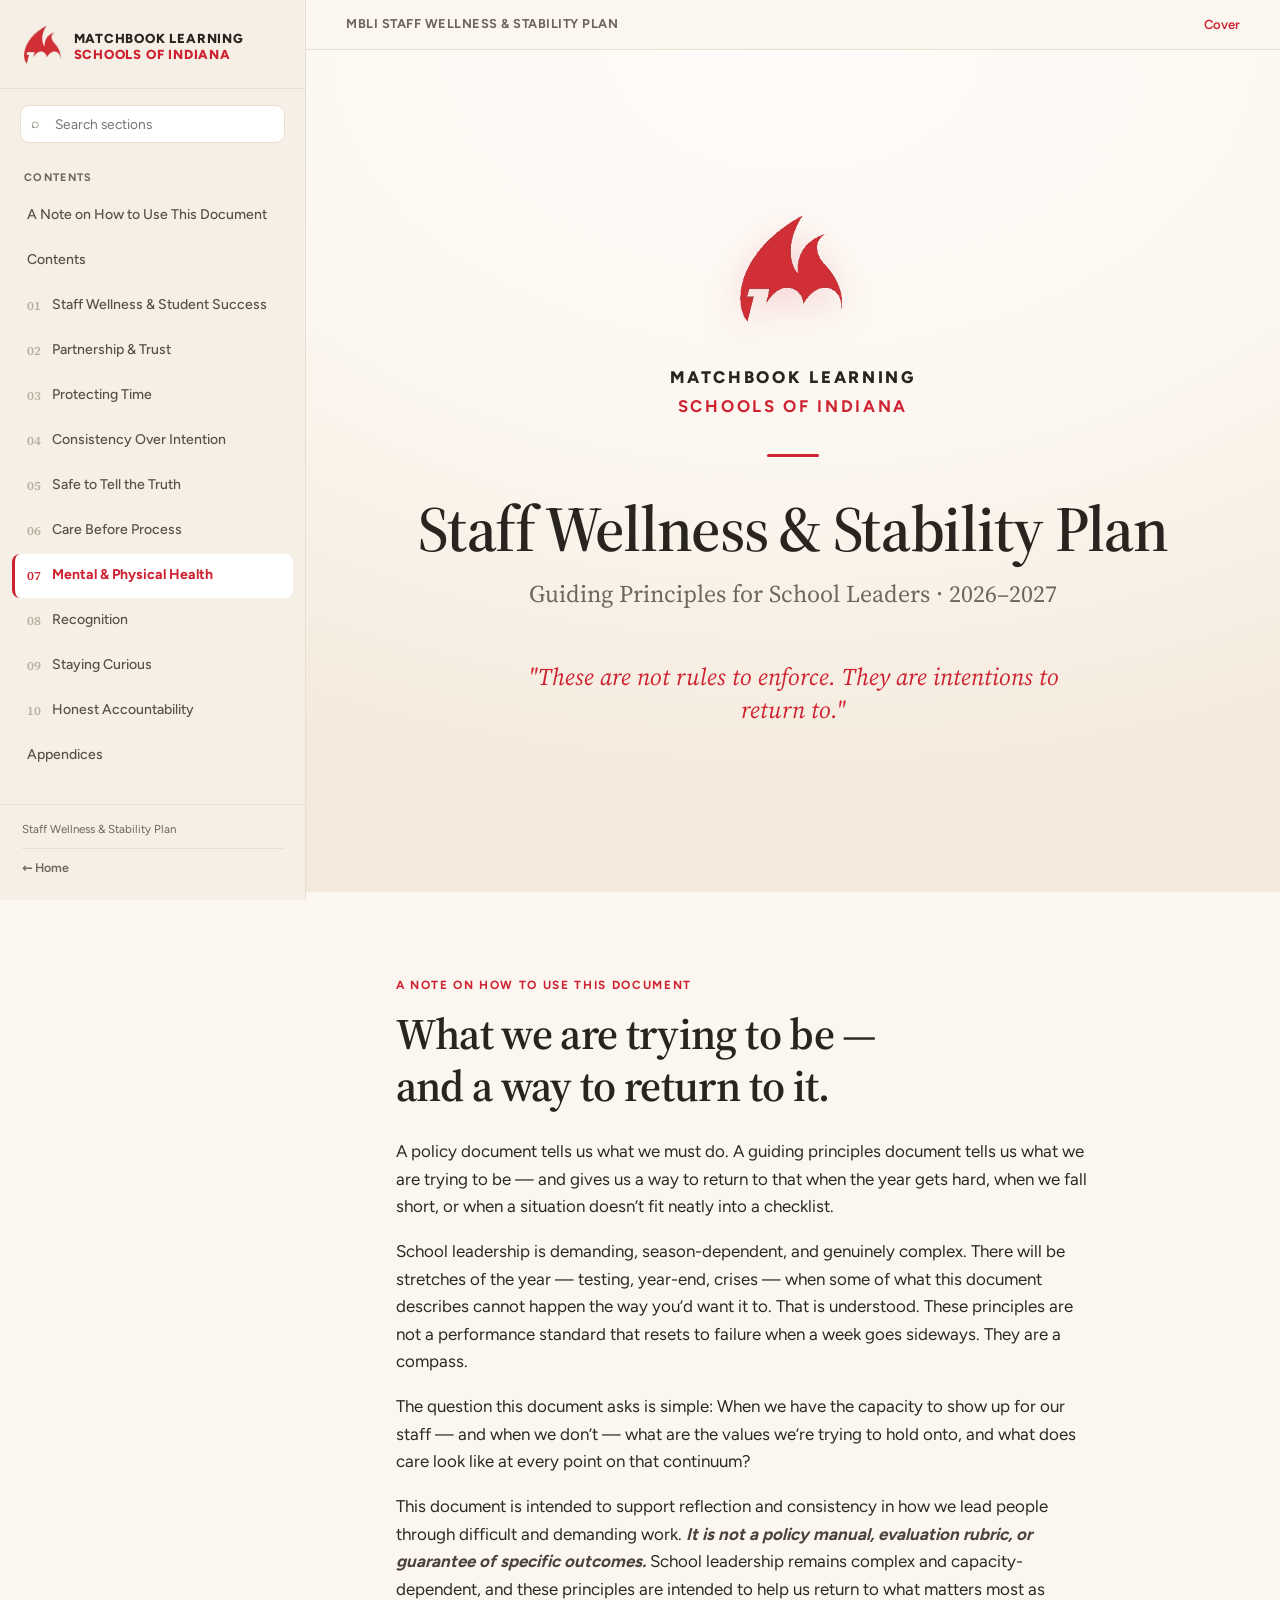
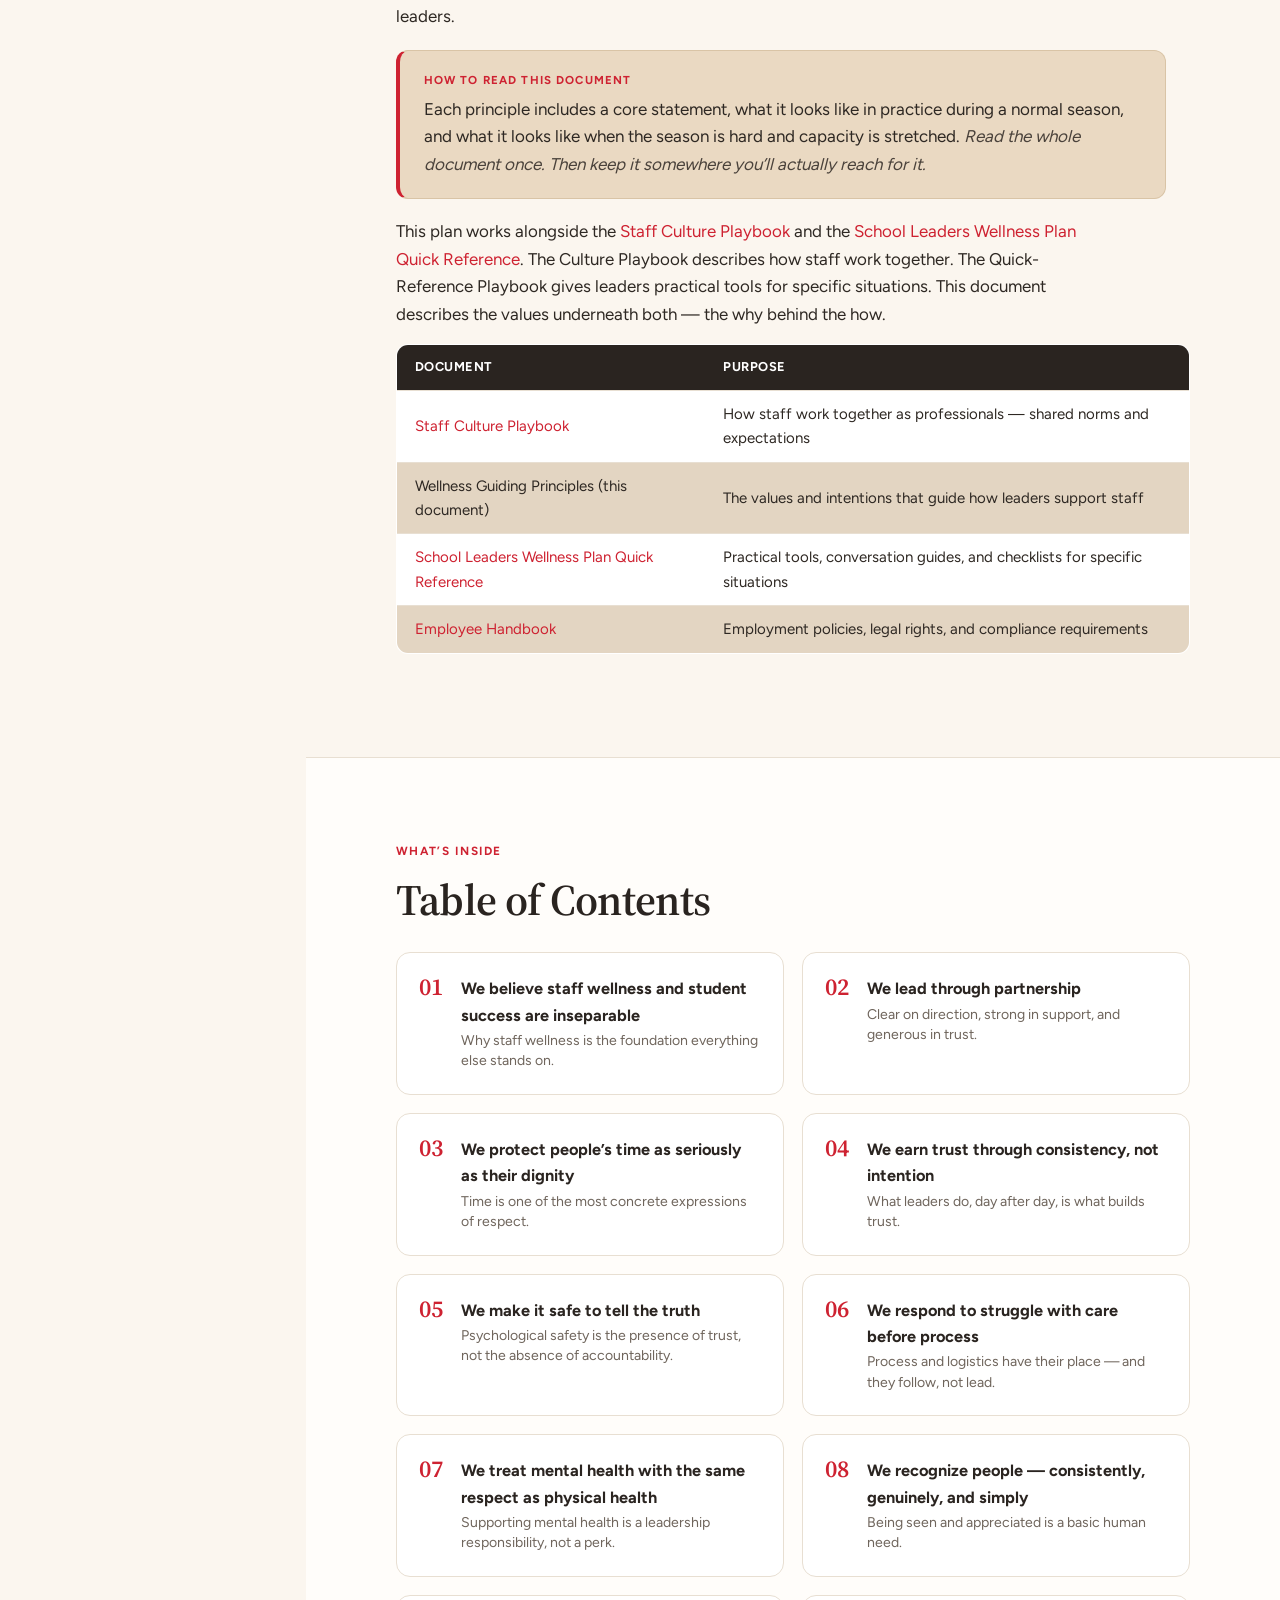
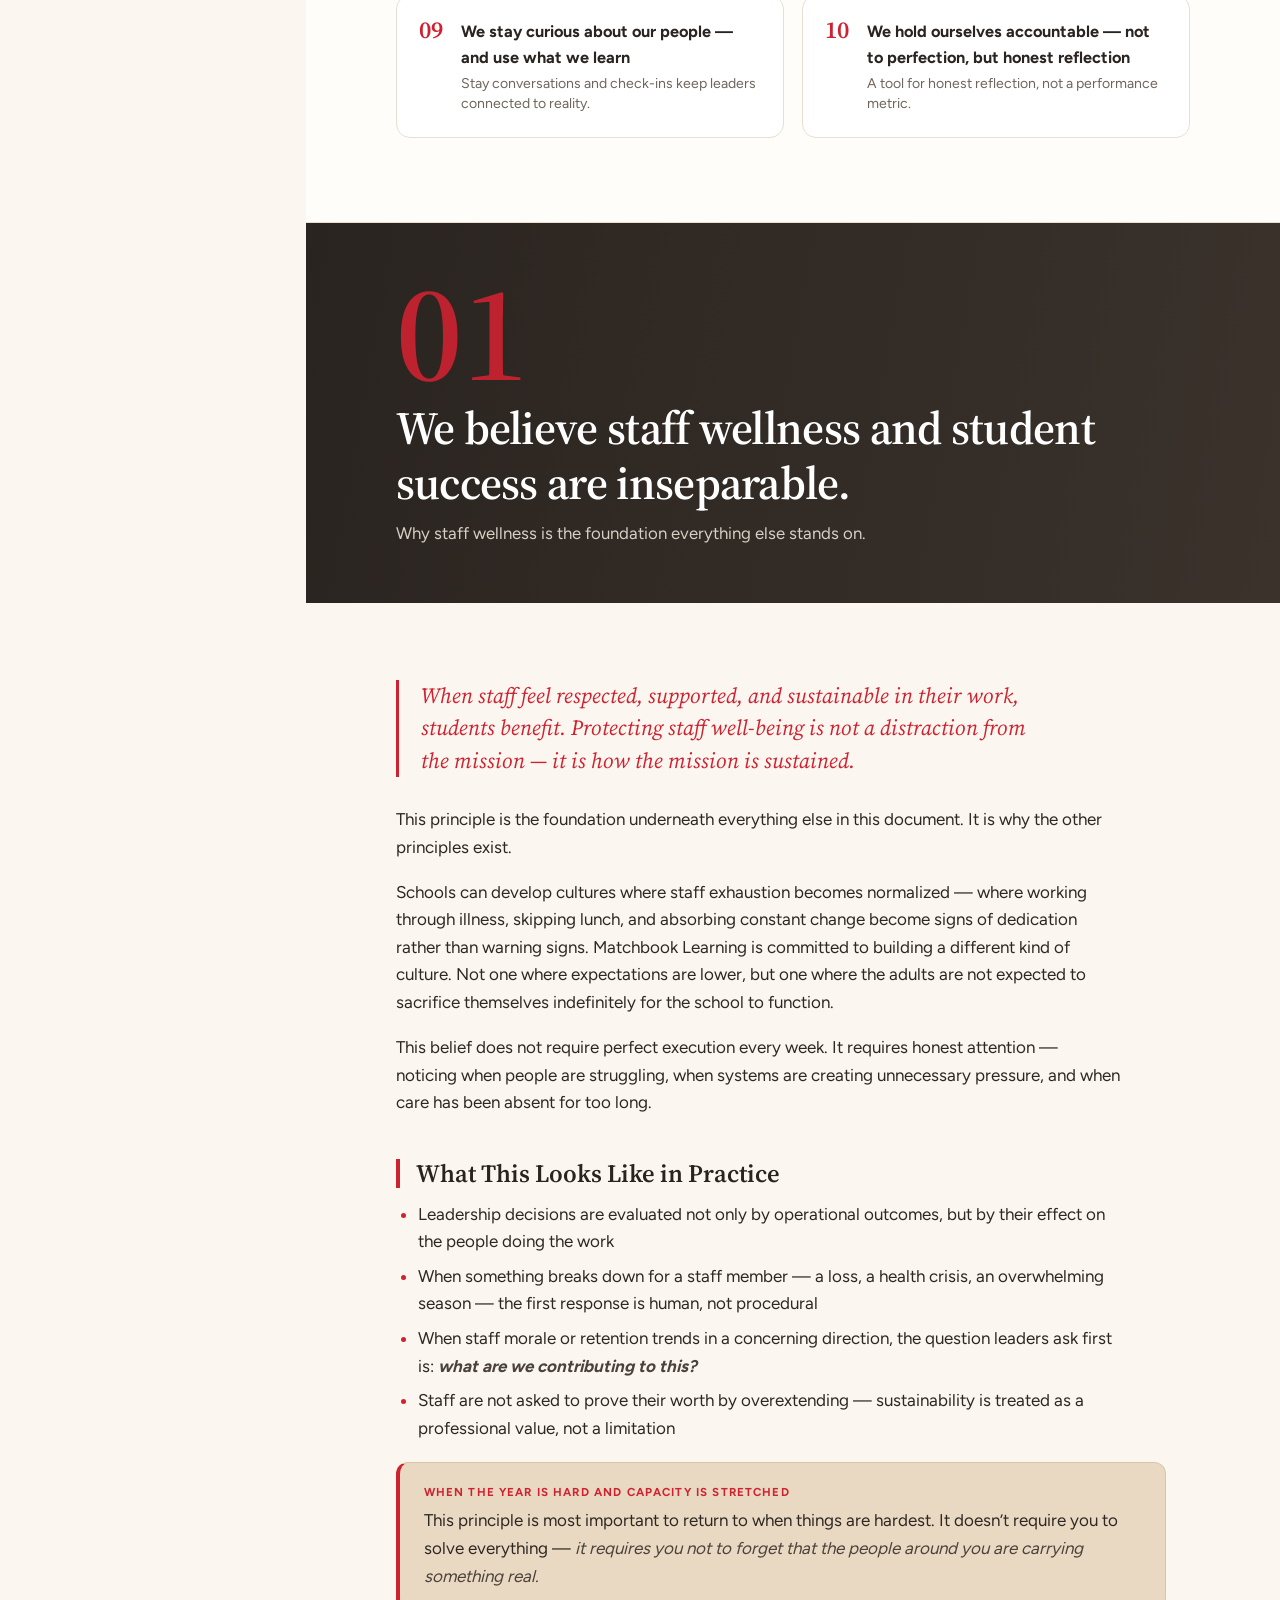
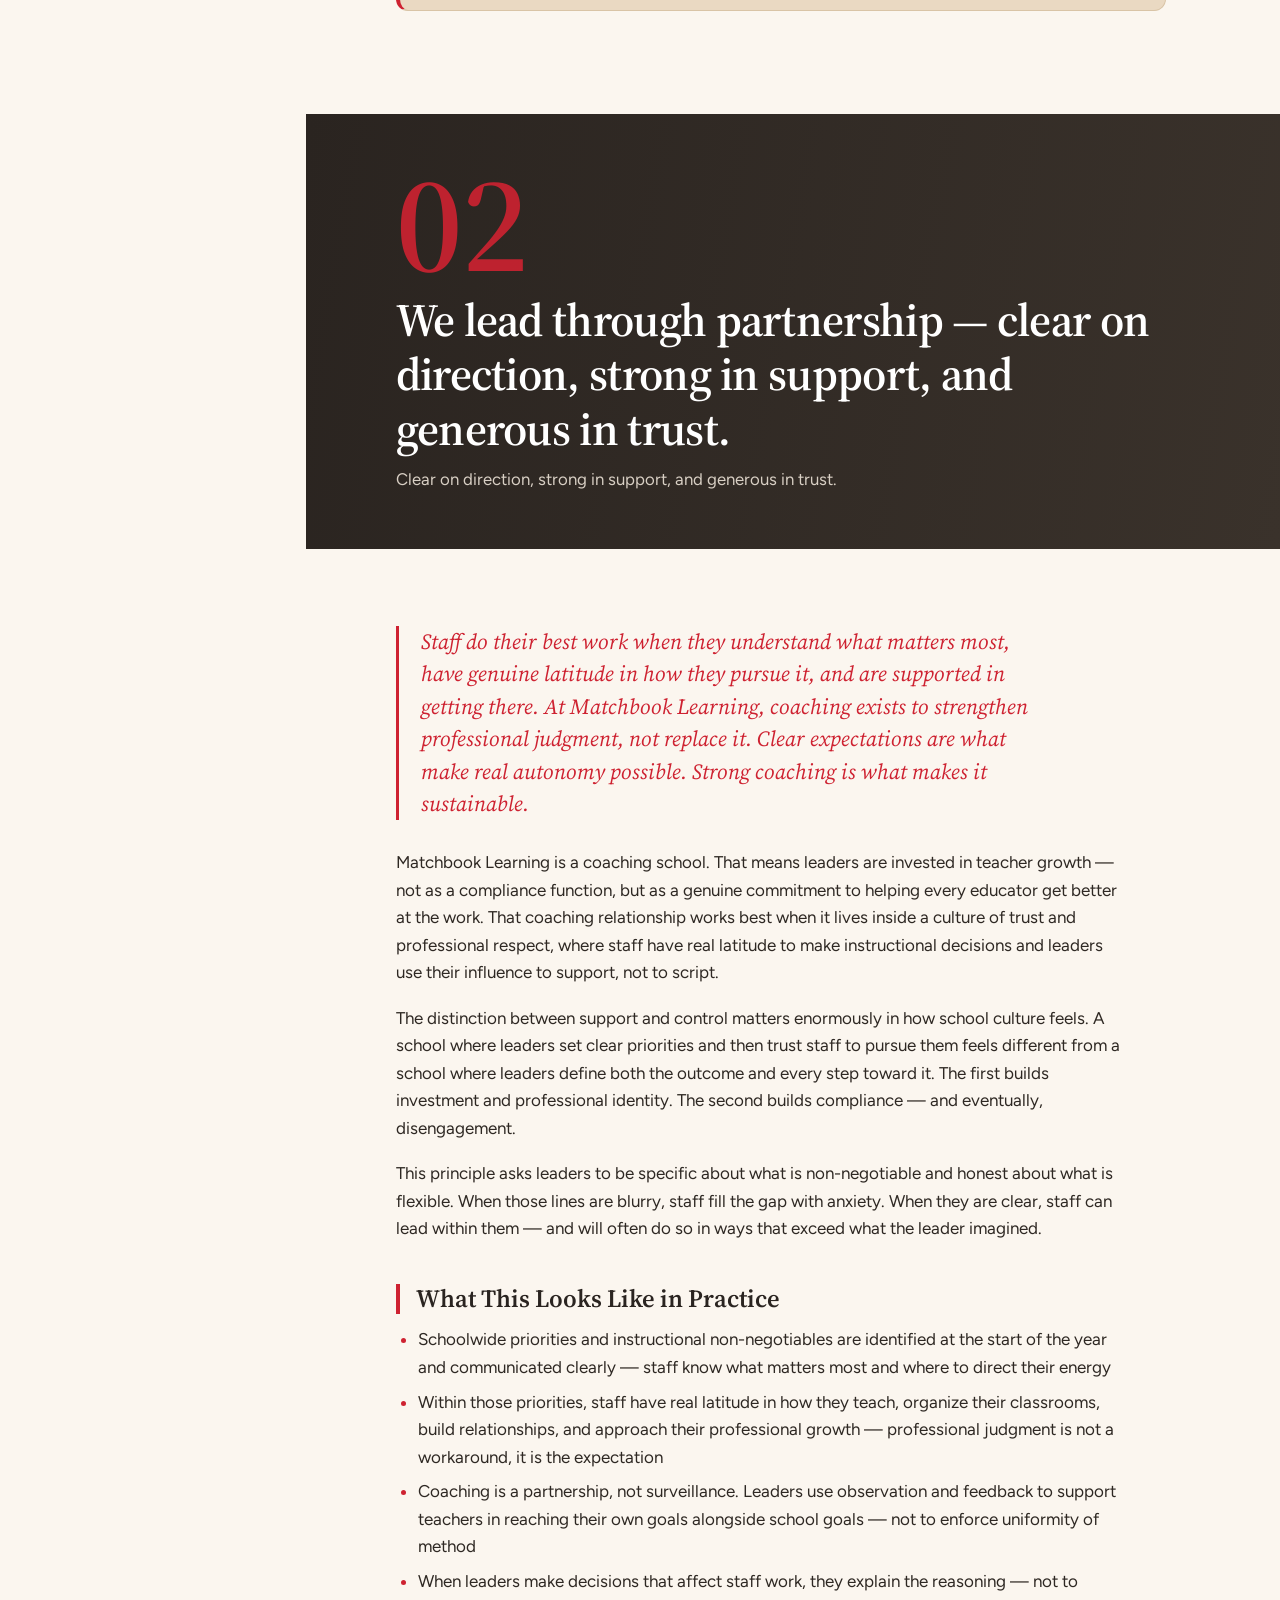
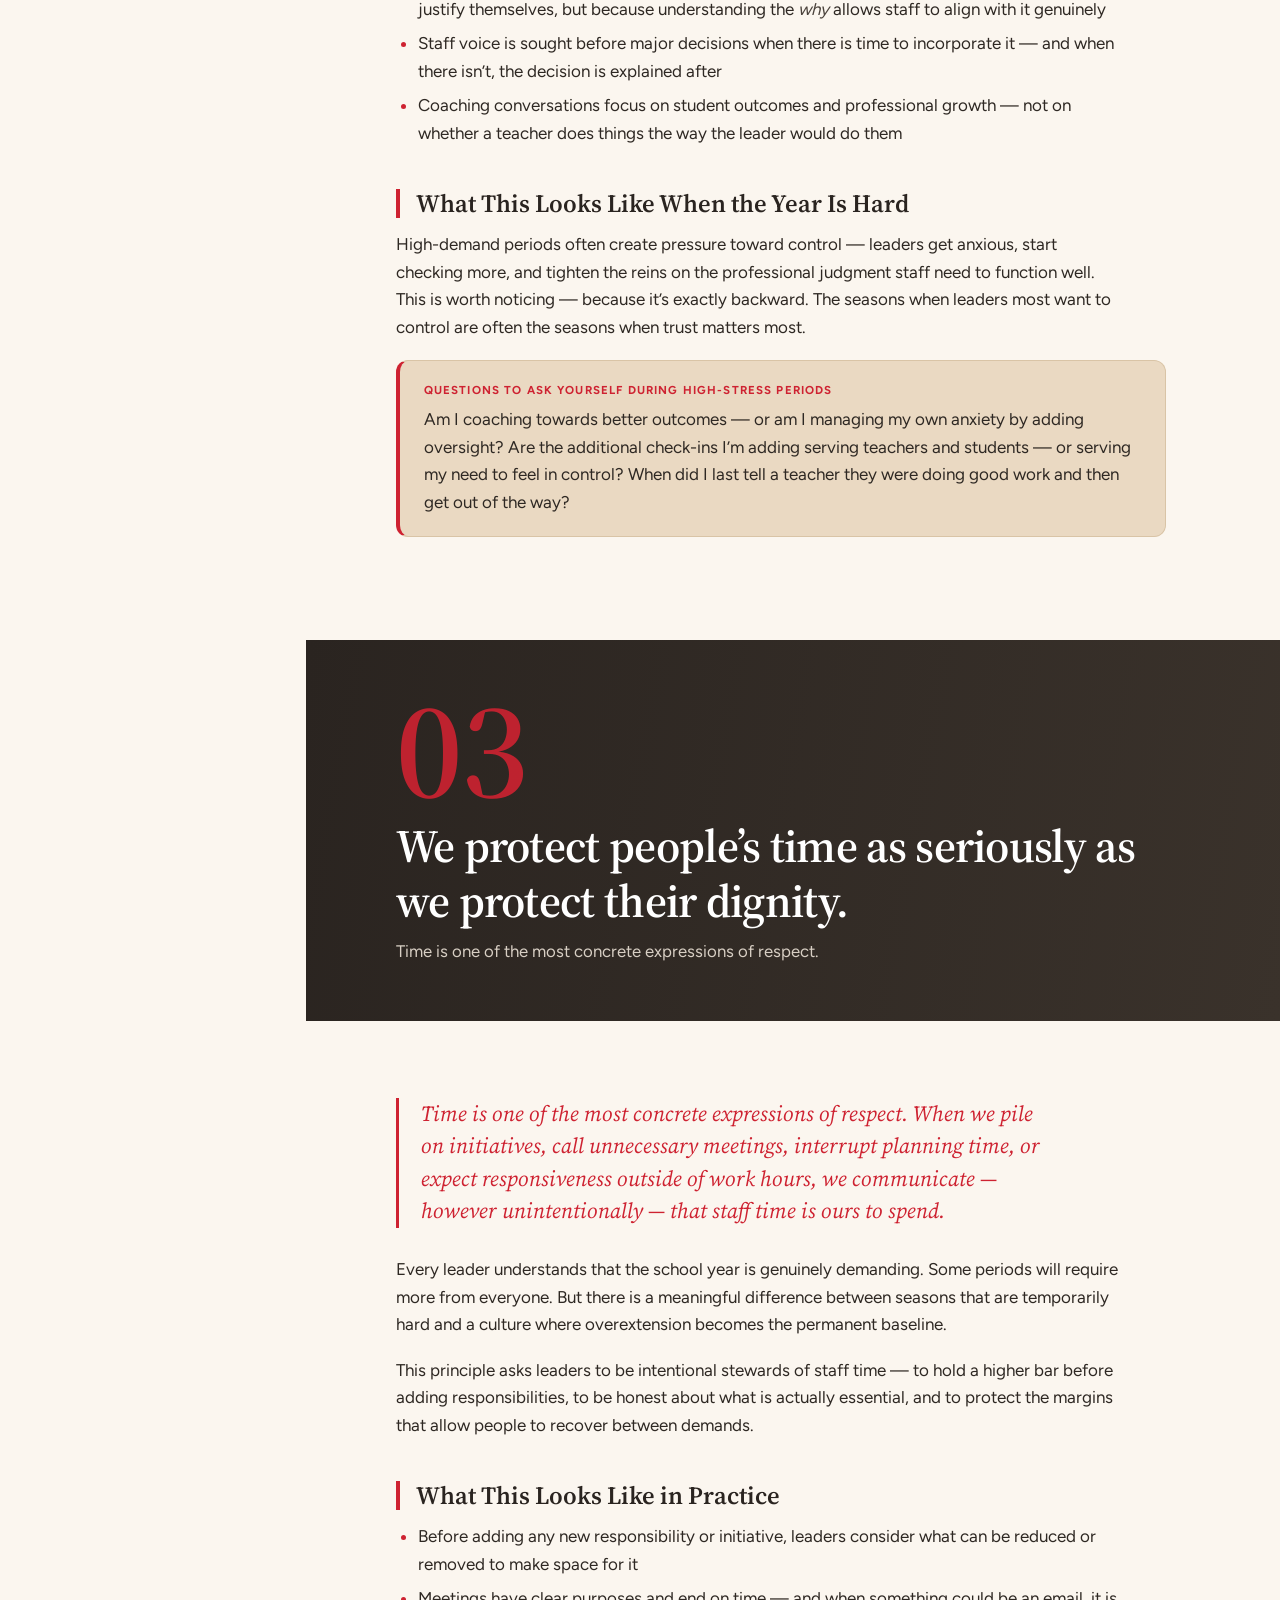
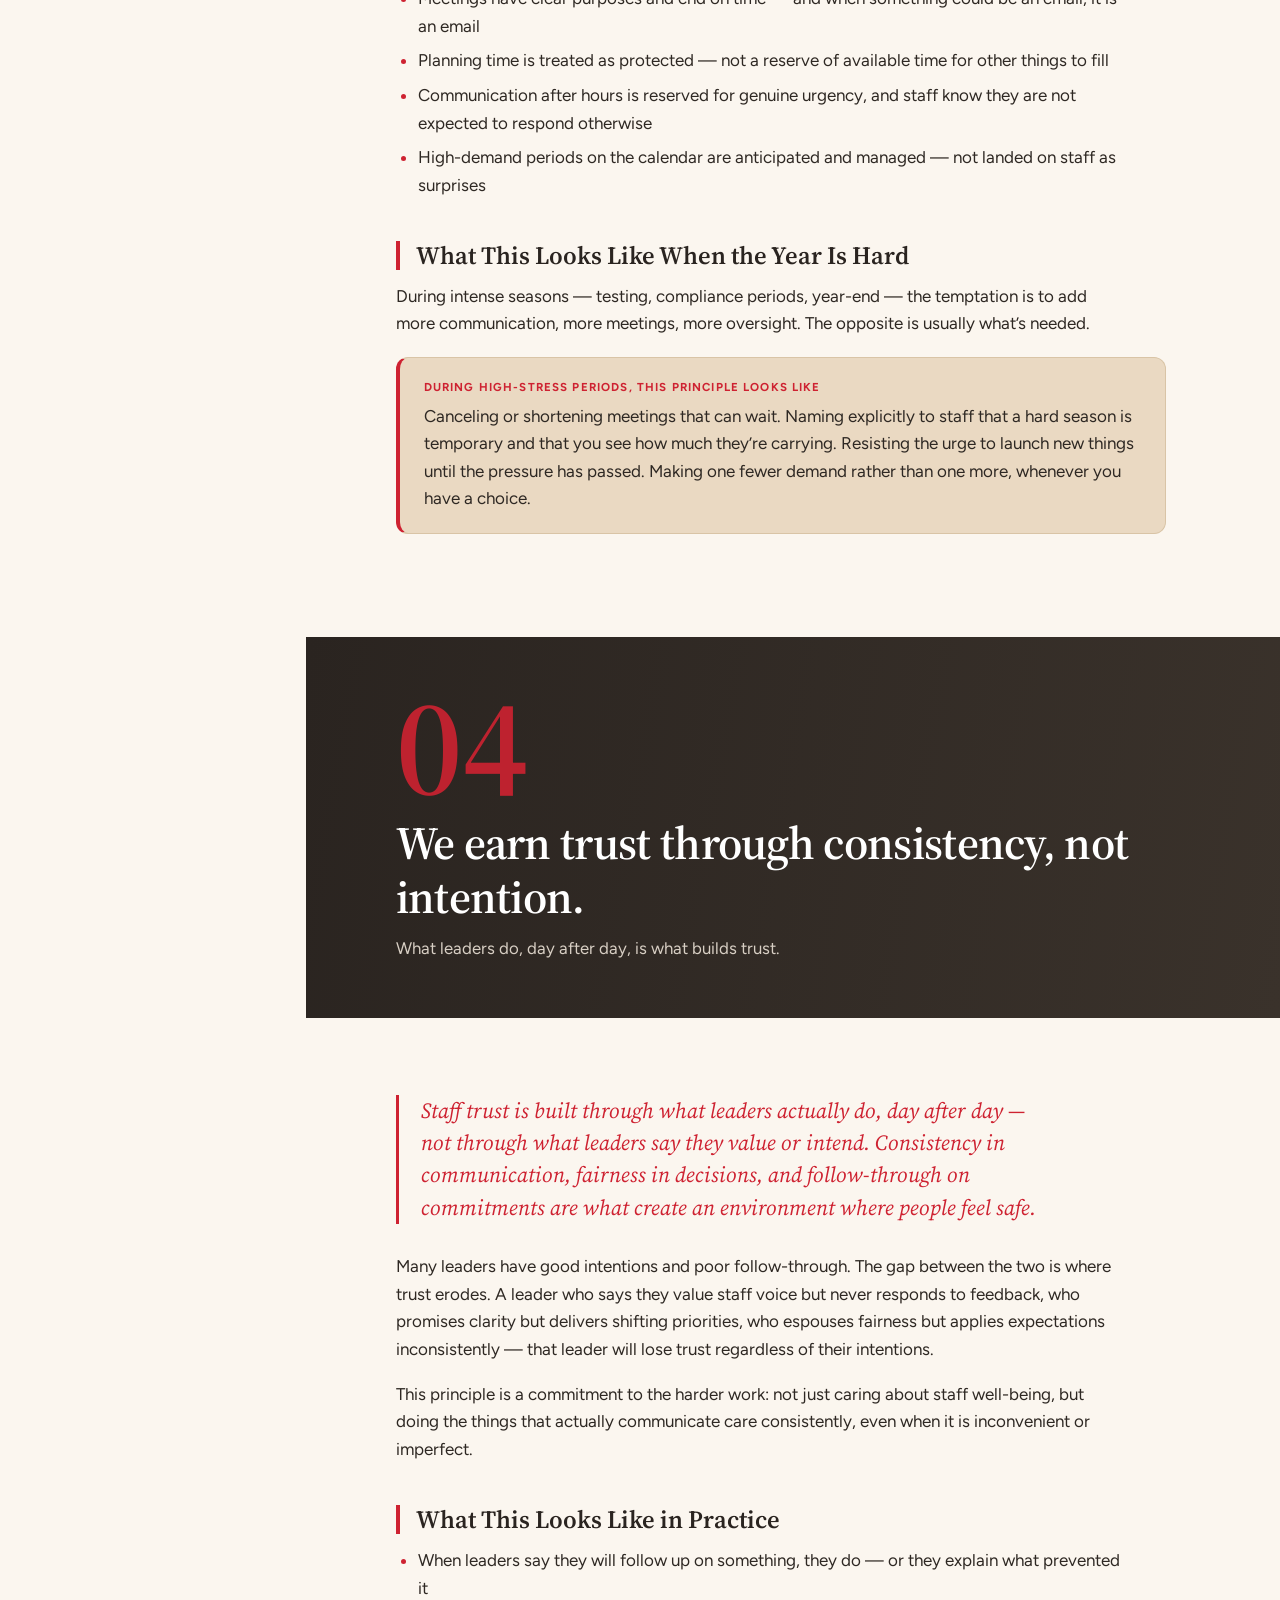
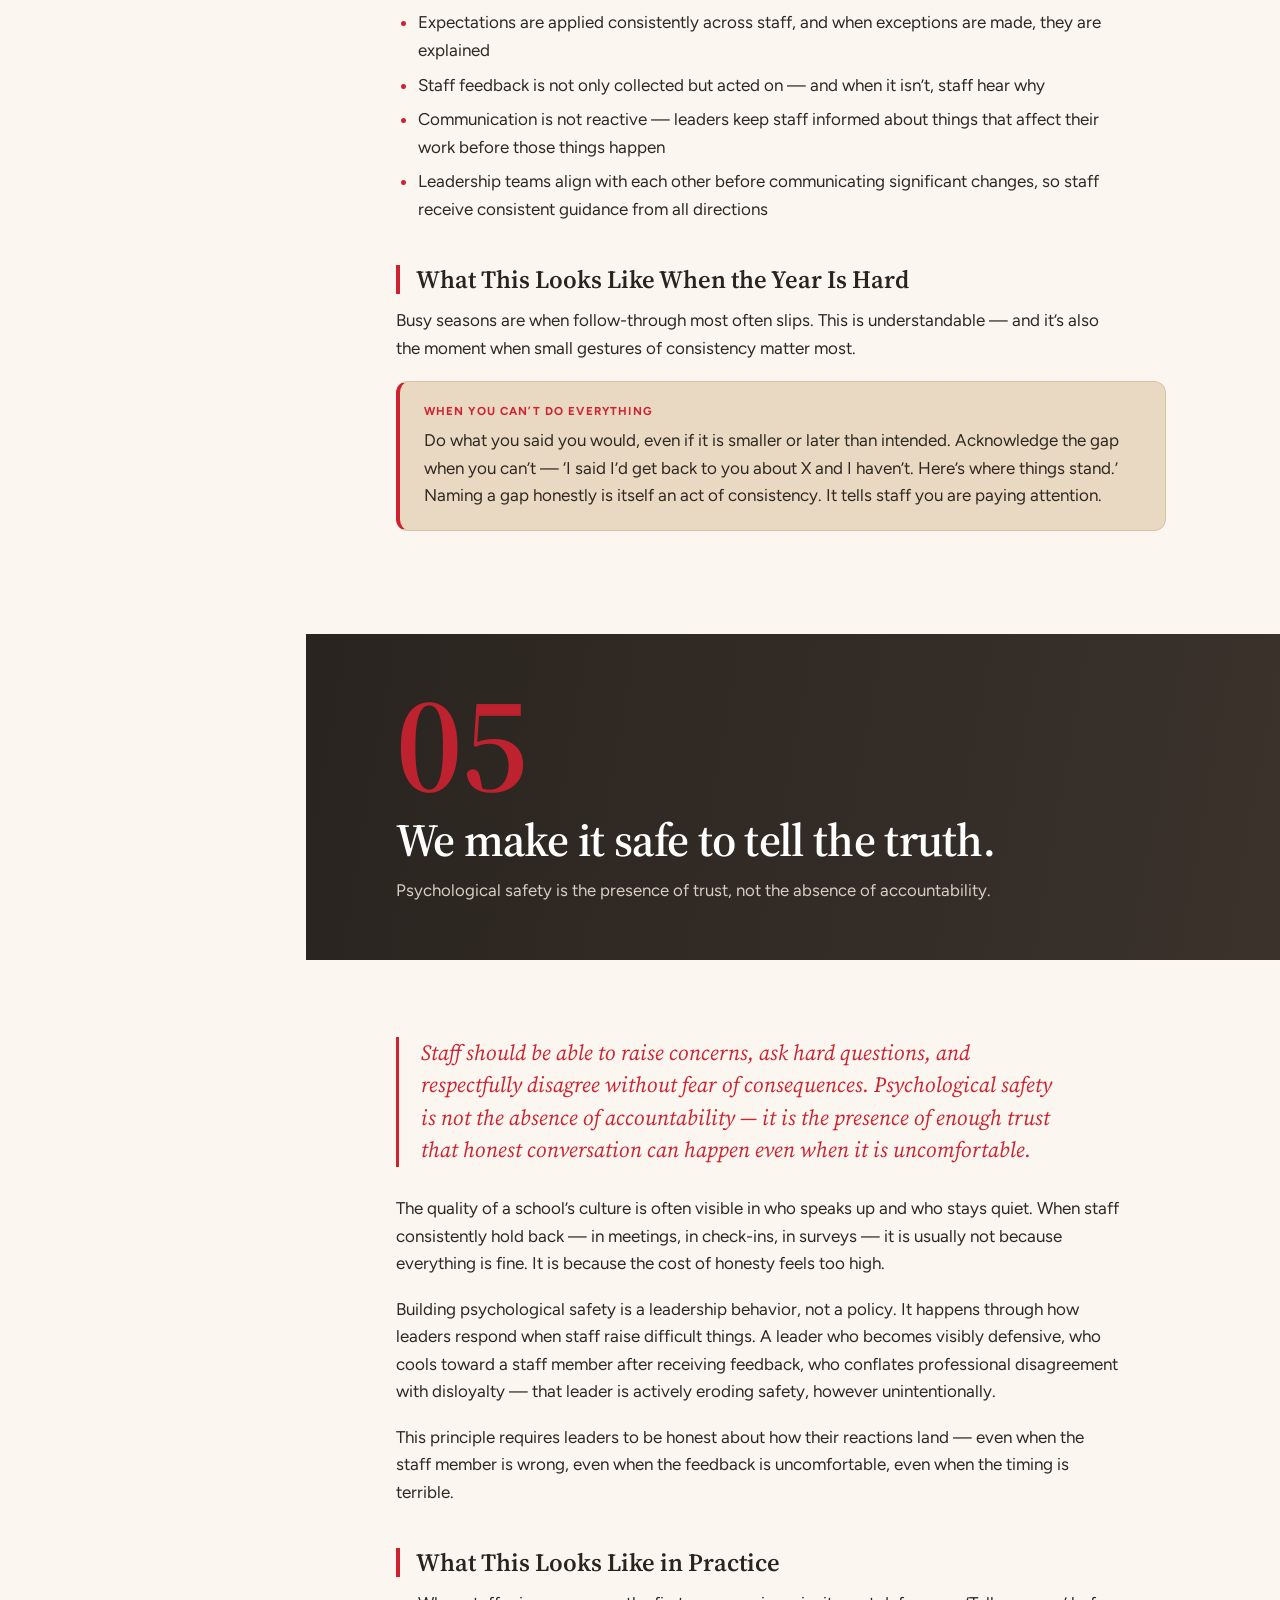
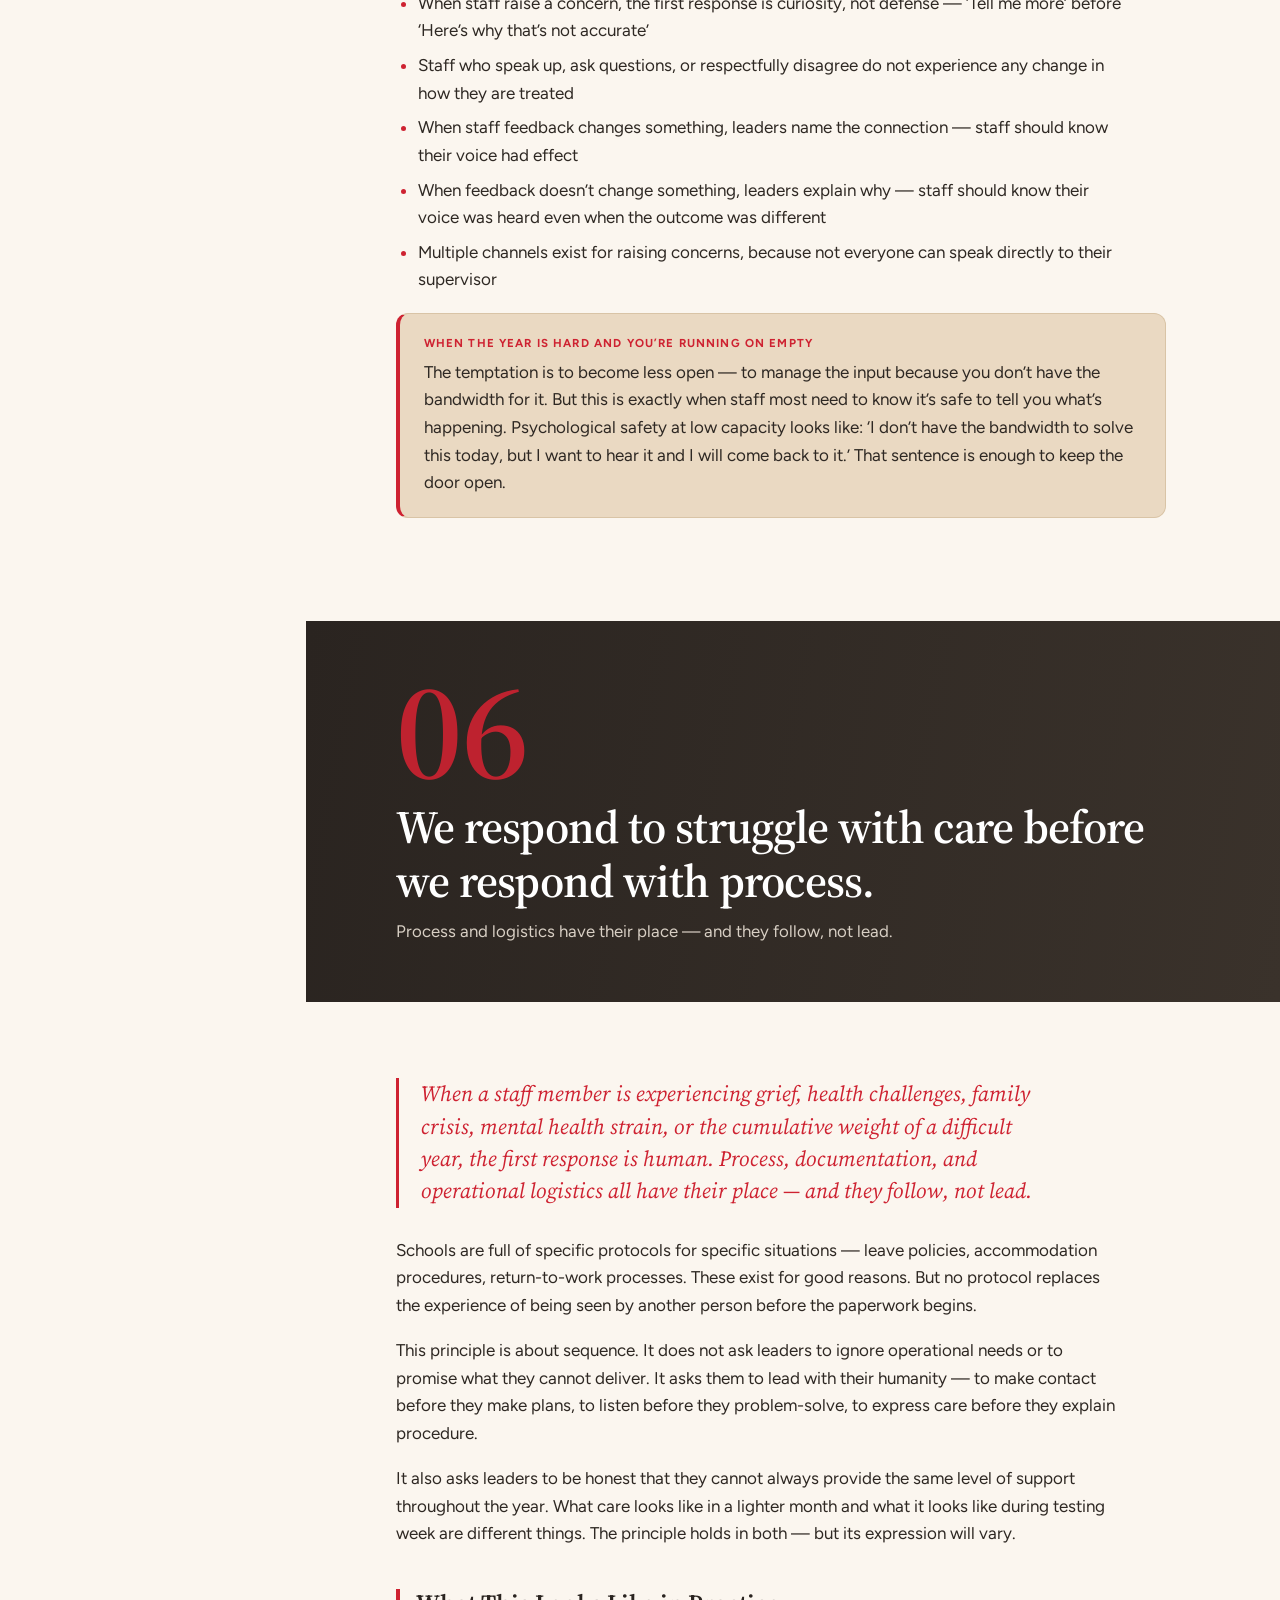
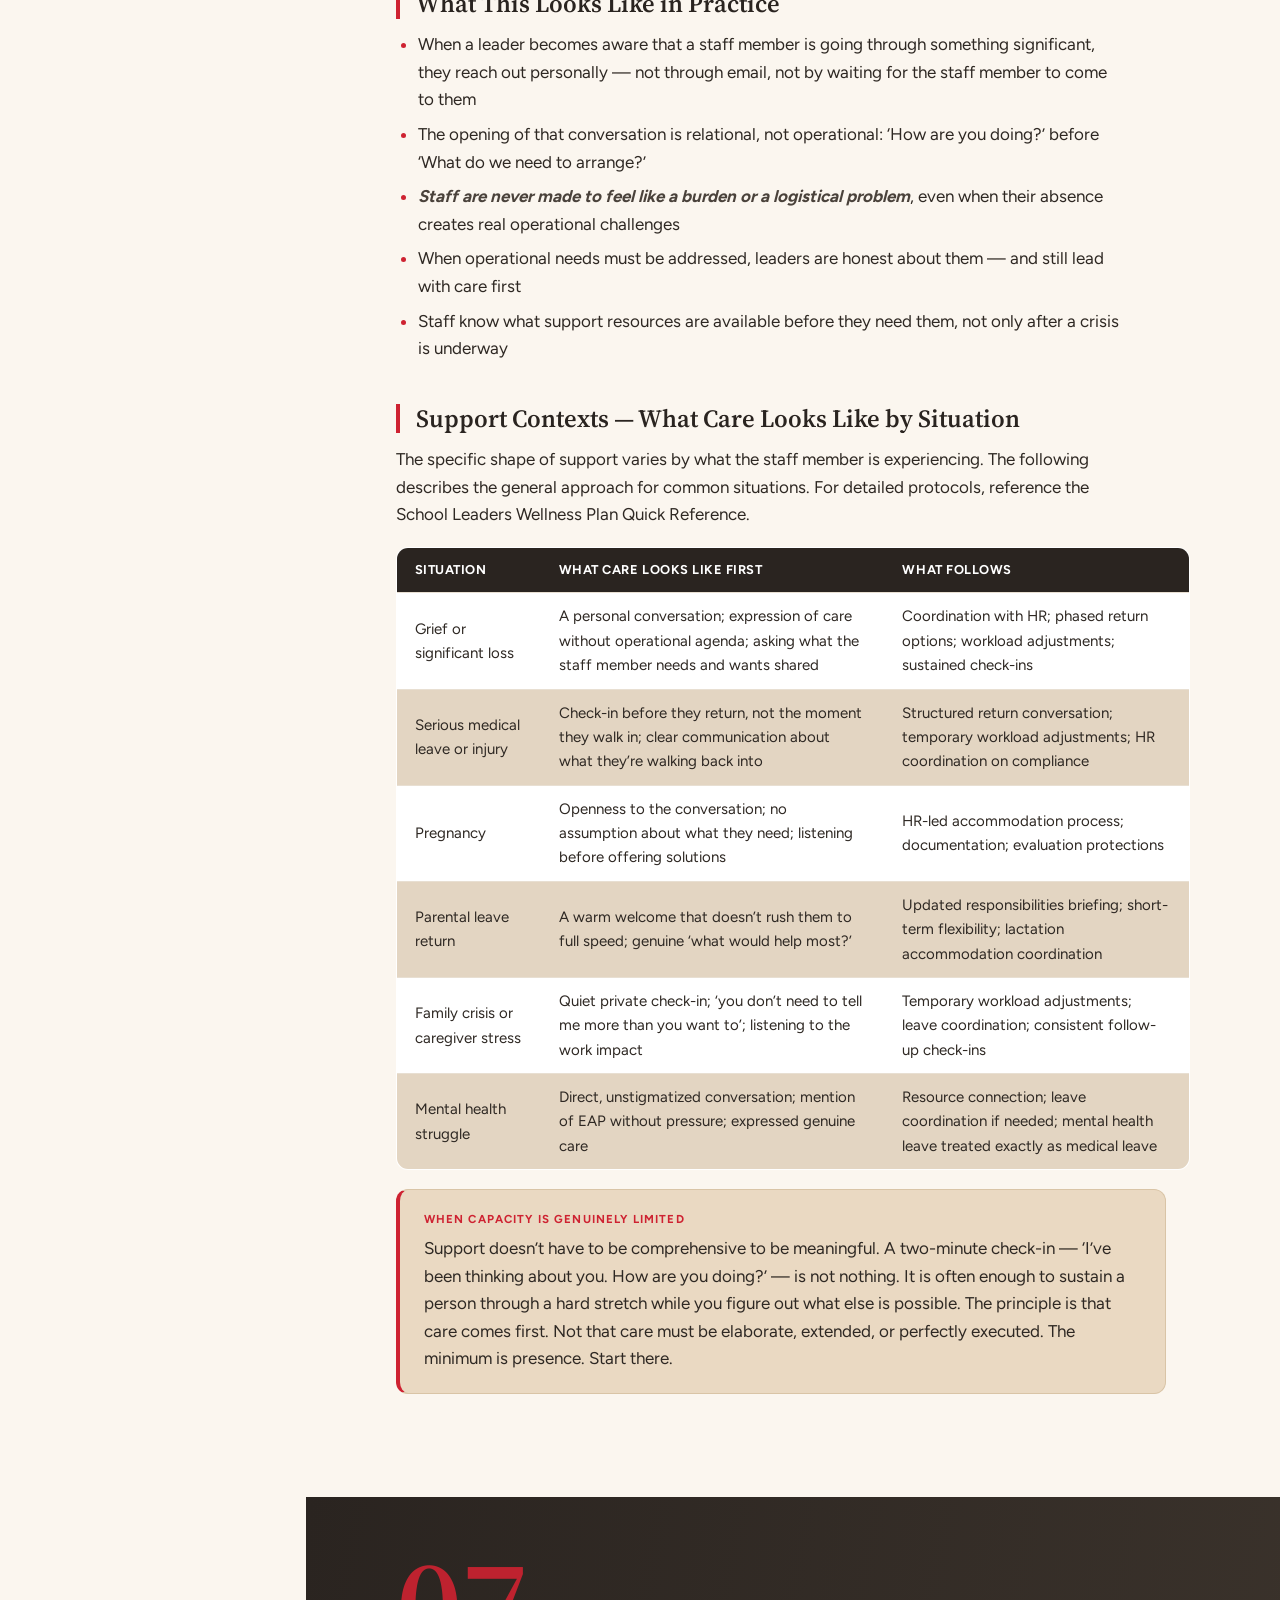
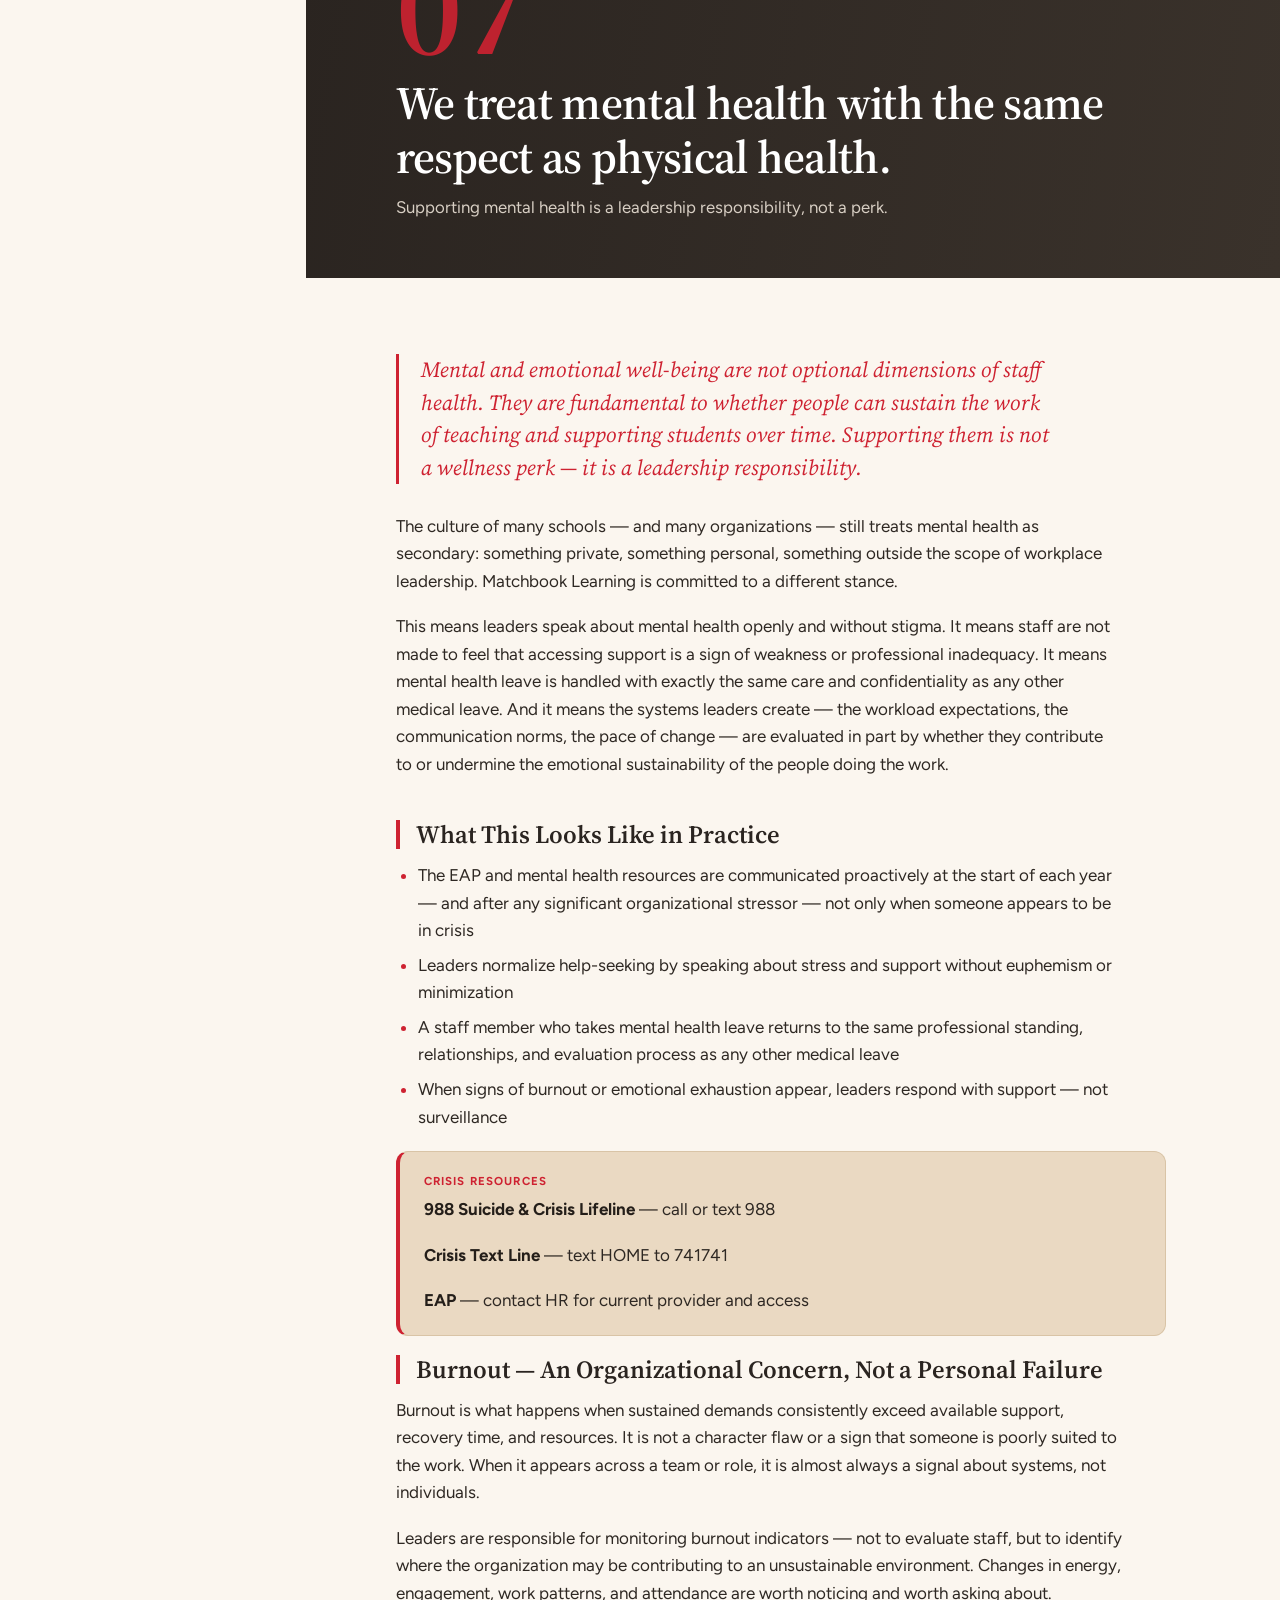
<file: staff-wellness-stability-plan.html>
<!DOCTYPE html>
<html lang="en">
<head>
<meta charset="UTF-8">
<meta name="viewport" content="width=device-width, initial-scale=1">
<title>MBLI Staff Wellness &amp; Stability Plan</title>
<meta name="description" content="Guiding Principles for School Leaders — the Staff Wellness & Stability Plan for Matchbook Learning Schools of Indiana (MBLI), 2026–2027.">
<link rel="icon" href="assets/img/mbli-flame.png">
<link rel="stylesheet" href="assets/css/style.css">
</head>
<body>
<a href="#main-content" class="skip-link">Skip to content</a>
<div class="app-shell">
  <div class="scrim"></div>
  <aside class="sidebar" aria-label="Table of contents">
    <button type="button" class="sidebar__close" aria-label="Close menu">&times;</button>
    <a href="#cover" class="sidebar__brand">
      <img src="assets/img/mbli-flame.png" alt="MBLI flame" class="sidebar__brand-logo">
      <span class="sidebar__brand-text">Matchbook Learning<br><span>Schools of Indiana</span></span>
    </a>
    <div class="sidebar__search">
      <div class="search-field">
        <label for="nav-search" class="visually-hidden">Search sections</label>
        <span class="search-field__icon" aria-hidden="true">&#8981;</span>
        <input type="search" id="nav-search" class="search-field__input" placeholder="Search sections">
      </div>
    </div>
    <nav class="sidebar__nav" aria-label="Handbook sections">
      <div class="sidebar__nav-heading">Contents</div>
<a href="#introduction" class="nav-item" data-target-id="introduction" data-num="" data-label="A Note on How to Use This Document"><span class="nav-item__num"></span><span>A Note on How to Use This Document</span></a>
<a href="#contents" class="nav-item" data-target-id="contents" data-num="" data-label="Contents"><span class="nav-item__num"></span><span>Contents</span></a>
<a href="#p-01" class="nav-item" data-target-id="p-01" data-num="01" data-label="Staff Wellness &amp; Student Success"><span class="nav-item__num">01</span><span>Staff Wellness &amp; Student Success</span></a>
<a href="#p-02" class="nav-item" data-target-id="p-02" data-num="02" data-label="Partnership &amp; Trust"><span class="nav-item__num">02</span><span>Partnership &amp; Trust</span></a>
<a href="#p-03" class="nav-item" data-target-id="p-03" data-num="03" data-label="Protecting Time"><span class="nav-item__num">03</span><span>Protecting Time</span></a>
<a href="#p-04" class="nav-item" data-target-id="p-04" data-num="04" data-label="Consistency Over Intention"><span class="nav-item__num">04</span><span>Consistency Over Intention</span></a>
<a href="#p-05" class="nav-item" data-target-id="p-05" data-num="05" data-label="Safe to Tell the Truth"><span class="nav-item__num">05</span><span>Safe to Tell the Truth</span></a>
<a href="#p-06" class="nav-item" data-target-id="p-06" data-num="06" data-label="Care Before Process"><span class="nav-item__num">06</span><span>Care Before Process</span></a>
<a href="#p-07" class="nav-item" data-target-id="p-07" data-num="07" data-label="Mental &amp; Physical Health"><span class="nav-item__num">07</span><span>Mental &amp; Physical Health</span></a>
<a href="#p-08" class="nav-item" data-target-id="p-08" data-num="08" data-label="Recognition"><span class="nav-item__num">08</span><span>Recognition</span></a>
<a href="#p-09" class="nav-item" data-target-id="p-09" data-num="09" data-label="Staying Curious"><span class="nav-item__num">09</span><span>Staying Curious</span></a>
<a href="#p-10" class="nav-item" data-target-id="p-10" data-num="10" data-label="Honest Accountability"><span class="nav-item__num">10</span><span>Honest Accountability</span></a>
<a href="#appendices" class="nav-item" data-target-id="appendices" data-num="" data-label="Appendices"><span class="nav-item__num"></span><span>Appendices</span></a>
      <div class="nav-empty" hidden>No sections match the search.</div>
    </nav>
    <div class="sidebar__footer">Staff Wellness &amp; Stability Plan
      <a href="index.html" class="sidebar__footer-link">&larr; Home</a>
    </div>
  </aside>

  <div class="content-column">
    <header class="site-header">
      <button type="button" class="site-header__menu-btn" aria-label="Open menu" aria-expanded="false">&#9776;</button>
      <span class="site-header__title">MBLI Staff Wellness &amp; Stability Plan</span>
      <span class="site-header__active">Cover</span>
    </header>

    <main id="main-content">

<section id="cover" class="cover" data-label="Cover">
  <img src="assets/img/mbli-flame.png" alt="MBLI flame logo" class="cover__logo">
  <div class="cover__brand-line1">Matchbook Learning</div>
  <div class="cover__brand-line2">Schools of Indiana</div>
  <div class="cover__rule"></div>
  <h1 class="cover__title">Staff Wellness &amp; Stability Plan</h1>
  <div class="cover__year">Guiding Principles for School Leaders &middot; 2026&ndash;2027</div>
  <p class="cover__quote">&quot;These are not rules to enforce. They are intentions to return to.&quot;</p>
</section>

<section id="introduction" class="section-front" data-label="Introduction">
  <div class="eyebrow">A Note on How to Use This Document</div>
  <h2 class="section-front__heading" style="max-width:22ch">What we are trying to be &mdash; and a way to return to it.</h2>
  <div class="section-front__body">
    <p>A policy document tells us what we must do. A guiding principles document tells us what we are trying to be &mdash; and gives us a way to return to that when the year gets hard, when we fall short, or when a situation doesn&rsquo;t fit neatly into a checklist.</p>
    <p>School leadership is demanding, season-dependent, and genuinely complex. There will be stretches of the year &mdash; testing, year-end, crises &mdash; when some of what this document describes cannot happen the way you&rsquo;d want it to. That is understood. These principles are not a performance standard that resets to failure when a week goes sideways. They are a compass.</p>
    <p>The question this document asks is simple: When we have the capacity to show up for our staff &mdash; and when we don&rsquo;t &mdash; what are the values we&rsquo;re trying to hold onto, and what does care look like at every point on that continuum?</p>
    <p>This document is intended to support reflection and consistency in how we lead people through difficult and demanding work. <strong><em>It is not a policy manual, evaluation rubric, or guarantee of specific outcomes.</em></strong> School leadership remains complex and capacity-dependent, and these principles are intended to help us return to what matters most as leaders.</p>
  </div>
  <div class="measure-wide">
<div class="callout callout--note measure-wide"><div class="callout__label">How to Read This Document</div><p>Each principle includes a core statement, what it looks like in practice during a normal season, and what it looks like when the season is hard and capacity is stretched. <em>Read the whole document once. Then keep it somewhere you&rsquo;ll actually reach for it.</em></p></div>
  </div>
  <div class="section-front__body">
    <p>This plan works alongside the <a href="staff-culture-playbook.html">Staff Culture Playbook</a> and the <a href="https://docs.google.com/document/d/1R61FIU0Q5OIEmBIPAJy0QET15-1BR1AsjwnxQo_tiwU/edit?usp=sharing" target="_blank" rel="noopener">School Leaders Wellness Plan Quick Reference</a>. The Culture Playbook describes how staff work together. The Quick-Reference Playbook gives leaders practical tools for specific situations. This document describes the values underneath both &mdash; the why behind the how.</p>
  </div>
<div class="table-wrap measure-wider"><table class="data-table"><thead><tr><th>Document</th><th>Purpose</th></tr></thead><tbody><tr><td><a href="staff-culture-playbook.html">Staff Culture Playbook</a></td><td>How staff work together as professionals &mdash; shared norms and expectations</td></tr><tr><td>Wellness Guiding Principles (this document)</td><td>The values and intentions that guide how leaders support staff</td></tr><tr><td><a href="https://docs.google.com/document/d/1R61FIU0Q5OIEmBIPAJy0QET15-1BR1AsjwnxQo_tiwU/edit?usp=sharing" target="_blank" rel="noopener">School Leaders Wellness Plan Quick Reference</a></td><td>Practical tools, conversation guides, and checklists for specific situations</td></tr><tr><td><a href="employee-handbook.html">Employee Handbook</a></td><td>Employment policies, legal rights, and compliance requirements</td></tr></tbody></table></div>
</section>

<section id="contents" class="contents-section" data-label="Contents">
  <div class="eyebrow">What&rsquo;s Inside</div>
  <h2 class="section-front__heading">Table of Contents</h2>
  <div class="toc-grid">
<a href="#p-01" class="toc-card"><span class="toc-card__num">01</span><span><span class="toc-card__label">We believe staff wellness and student success are inseparable</span><span class="toc-card__desc">Why staff wellness is the foundation everything else stands on.</span></span></a>
<a href="#p-02" class="toc-card"><span class="toc-card__num">02</span><span><span class="toc-card__label">We lead through partnership</span><span class="toc-card__desc">Clear on direction, strong in support, and generous in trust.</span></span></a>
<a href="#p-03" class="toc-card"><span class="toc-card__num">03</span><span><span class="toc-card__label">We protect people&rsquo;s time as seriously as their dignity</span><span class="toc-card__desc">Time is one of the most concrete expressions of respect.</span></span></a>
<a href="#p-04" class="toc-card"><span class="toc-card__num">04</span><span><span class="toc-card__label">We earn trust through consistency, not intention</span><span class="toc-card__desc">What leaders do, day after day, is what builds trust.</span></span></a>
<a href="#p-05" class="toc-card"><span class="toc-card__num">05</span><span><span class="toc-card__label">We make it safe to tell the truth</span><span class="toc-card__desc">Psychological safety is the presence of trust, not the absence of accountability.</span></span></a>
<a href="#p-06" class="toc-card"><span class="toc-card__num">06</span><span><span class="toc-card__label">We respond to struggle with care before process</span><span class="toc-card__desc">Process and logistics have their place &mdash; and they follow, not lead.</span></span></a>
<a href="#p-07" class="toc-card"><span class="toc-card__num">07</span><span><span class="toc-card__label">We treat mental health with the same respect as physical health</span><span class="toc-card__desc">Supporting mental health is a leadership responsibility, not a perk.</span></span></a>
<a href="#p-08" class="toc-card"><span class="toc-card__num">08</span><span><span class="toc-card__label">We recognize people &mdash; consistently, genuinely, and simply</span><span class="toc-card__desc">Being seen and appreciated is a basic human need.</span></span></a>
<a href="#p-09" class="toc-card"><span class="toc-card__num">09</span><span><span class="toc-card__label">We stay curious about our people &mdash; and use what we learn</span><span class="toc-card__desc">Stay conversations and check-ins keep leaders connected to reality.</span></span></a>
<a href="#p-10" class="toc-card"><span class="toc-card__num">10</span><span><span class="toc-card__label">We hold ourselves accountable &mdash; not to perfection, but honest reflection</span><span class="toc-card__desc">A tool for honest reflection, not a performance metric.</span></span></a>
  </div>
</section>
<section id="p-01" class="policy-section" data-label="01 Staff Wellness">
<div class="section-divider">
  <div class="section-divider__num">01</div>
  <h2 class="section-divider__title">We believe staff wellness and student success are inseparable.</h2>
  <p class="section-divider__desc">Why staff wellness is the foundation everything else stands on.</p>
</div>
<div class="section-body">
<div class="pull-quote">When staff feel respected, supported, and sustainable in their work, students benefit. Protecting staff well-being is not a distraction from the mission &mdash; it is how the mission is sustained.</div>
<div class="measure">
<p>This principle is the foundation underneath everything else in this document. It is why the other principles exist.</p>
<p>Schools can develop cultures where staff exhaustion becomes normalized &mdash; where working through illness, skipping lunch, and absorbing constant change become signs of dedication rather than warning signs. Matchbook Learning is committed to building a different kind of culture. Not one where expectations are lower, but one where the adults are not expected to sacrifice themselves indefinitely for the school to function.</p>
<p>This belief does not require perfect execution every week. It requires honest attention &mdash; noticing when people are struggling, when systems are creating unnecessary pressure, and when care has been absent for too long.</p>
<h3 class="policy-title">What This Looks Like in Practice</h3>
<ul><li>Leadership decisions are evaluated not only by operational outcomes, but by their effect on the people doing the work</li><li>When something breaks down for a staff member &mdash; a loss, a health crisis, an overwhelming season &mdash; the first response is human, not procedural</li><li>When staff morale or retention trends in a concerning direction, the question leaders ask first is: <strong><em>what are we contributing to this?</em></strong></li><li>Staff are not asked to prove their worth by overextending &mdash; sustainability is treated as a professional value, not a limitation</li></ul>
</div>
<div class="callout callout--note measure-wide"><div class="callout__label">When the Year Is Hard and Capacity Is Stretched</div><p>This principle is most important to return to when things are hardest. It doesn&rsquo;t require you to solve everything &mdash; <em>it requires you not to forget that the people around you are carrying something real.</em></p></div>
</div>
</section>

<section id="p-02" class="policy-section" data-label="02 Partnership & Trust">
<div class="section-divider">
  <div class="section-divider__num">02</div>
  <h2 class="section-divider__title">We lead through partnership &mdash; clear on direction, strong in support, and generous in trust.</h2>
  <p class="section-divider__desc">Clear on direction, strong in support, and generous in trust.</p>
</div>
<div class="section-body">
<div class="pull-quote">Staff do their best work when they understand what matters most, have genuine latitude in how they pursue it, and are supported in getting there. At Matchbook Learning, coaching exists to strengthen professional judgment, not replace it. Clear expectations are what make real autonomy possible. Strong coaching is what makes it sustainable.</div>
<div class="measure">
<p>Matchbook Learning is a coaching school. That means leaders are invested in teacher growth &mdash; not as a compliance function, but as a genuine commitment to helping every educator get better at the work. That coaching relationship works best when it lives inside a culture of trust and professional respect, where staff have real latitude to make instructional decisions and leaders use their influence to support, not to script.</p>
<p>The distinction between support and control matters enormously in how school culture feels. A school where leaders set clear priorities and then trust staff to pursue them feels different from a school where leaders define both the outcome and every step toward it. The first builds investment and professional identity. The second builds compliance &mdash; and eventually, disengagement.</p>
<p>This principle asks leaders to be specific about what is non-negotiable and honest about what is flexible. When those lines are blurry, staff fill the gap with anxiety. When they are clear, staff can lead within them &mdash; and will often do so in ways that exceed what the leader imagined.</p>
<h3 class="policy-title">What This Looks Like in Practice</h3>
<ul><li>Schoolwide priorities and instructional non-negotiables are identified at the start of the year and communicated clearly &mdash; staff know what matters most and where to direct their energy</li><li>Within those priorities, staff have real latitude in how they teach, organize their classrooms, build relationships, and approach their professional growth &mdash; professional judgment is not a workaround, it is the expectation</li><li>Coaching is a partnership, not surveillance. Leaders use observation and feedback to support teachers in reaching their own goals alongside school goals &mdash; not to enforce uniformity of method</li><li>When leaders make decisions that affect staff work, they explain the reasoning &mdash; not to justify themselves, but because understanding the <em>why</em> allows staff to align with it genuinely</li><li>Staff voice is sought before major decisions when there is time to incorporate it &mdash; and when there isn&rsquo;t, the decision is explained after</li><li>Coaching conversations focus on student outcomes and professional growth &mdash; not on whether a teacher does things the way the leader would do them</li></ul>
<h3 class="policy-title">What This Looks Like When the Year Is Hard</h3>
<p>High-demand periods often create pressure toward control &mdash; leaders get anxious, start checking more, and tighten the reins on the professional judgment staff need to function well. This is worth noticing &mdash; because it&rsquo;s exactly backward. The seasons when leaders most want to control are often the seasons when trust matters most.</p>
</div>
<div class="callout callout--note measure-wide"><div class="callout__label">Questions to Ask Yourself During High-Stress Periods</div><p>Am I coaching towards better outcomes &mdash; or am I managing my own anxiety by adding oversight? Are the additional check-ins I&rsquo;m adding serving teachers and students &mdash; or serving my need to feel in control? When did I last tell a teacher they were doing good work and then get out of the way?</p></div>
</div>
</section>

<section id="p-03" class="policy-section" data-label="03 Protecting Time">
<div class="section-divider">
  <div class="section-divider__num">03</div>
  <h2 class="section-divider__title">We protect people&rsquo;s time as seriously as we protect their dignity.</h2>
  <p class="section-divider__desc">Time is one of the most concrete expressions of respect.</p>
</div>
<div class="section-body">
<div class="pull-quote">Time is one of the most concrete expressions of respect. When we pile on initiatives, call unnecessary meetings, interrupt planning time, or expect responsiveness outside of work hours, we communicate &mdash; however unintentionally &mdash; that staff time is ours to spend.</div>
<div class="measure">
<p>Every leader understands that the school year is genuinely demanding. Some periods will require more from everyone. But there is a meaningful difference between seasons that are temporarily hard and a culture where overextension becomes the permanent baseline.</p>
<p>This principle asks leaders to be intentional stewards of staff time &mdash; to hold a higher bar before adding responsibilities, to be honest about what is actually essential, and to protect the margins that allow people to recover between demands.</p>
<h3 class="policy-title">What This Looks Like in Practice</h3>
<ul><li>Before adding any new responsibility or initiative, leaders consider what can be reduced or removed to make space for it</li><li>Meetings have clear purposes and end on time &mdash; and when something could be an email, it is an email</li><li>Planning time is treated as protected &mdash; not a reserve of available time for other things to fill</li><li>Communication after hours is reserved for genuine urgency, and staff know they are not expected to respond otherwise</li><li>High-demand periods on the calendar are anticipated and managed &mdash; not landed on staff as surprises</li></ul>
<h3 class="policy-title">What This Looks Like When the Year Is Hard</h3>
<p>During intense seasons &mdash; testing, compliance periods, year-end &mdash; the temptation is to add more communication, more meetings, more oversight. The opposite is usually what&rsquo;s needed.</p>
</div>
<div class="callout callout--note measure-wide"><div class="callout__label">During High-Stress Periods, This Principle Looks Like</div><p>Canceling or shortening meetings that can wait. Naming explicitly to staff that a hard season is temporary and that you see how much they&rsquo;re carrying. Resisting the urge to launch new things until the pressure has passed. Making one fewer demand rather than one more, whenever you have a choice.</p></div>
</div>
</section>

<section id="p-04" class="policy-section" data-label="04 Consistency">
<div class="section-divider">
  <div class="section-divider__num">04</div>
  <h2 class="section-divider__title">We earn trust through consistency, not intention.</h2>
  <p class="section-divider__desc">What leaders do, day after day, is what builds trust.</p>
</div>
<div class="section-body">
<div class="pull-quote">Staff trust is built through what leaders actually do, day after day &mdash; not through what leaders say they value or intend. Consistency in communication, fairness in decisions, and follow-through on commitments are what create an environment where people feel safe.</div>
<div class="measure">
<p>Many leaders have good intentions and poor follow-through. The gap between the two is where trust erodes. A leader who says they value staff voice but never responds to feedback, who promises clarity but delivers shifting priorities, who espouses fairness but applies expectations inconsistently &mdash; that leader will lose trust regardless of their intentions.</p>
<p>This principle is a commitment to the harder work: not just caring about staff well-being, but doing the things that actually communicate care consistently, even when it is inconvenient or imperfect.</p>
<h3 class="policy-title">What This Looks Like in Practice</h3>
<ul><li>When leaders say they will follow up on something, they do &mdash; or they explain what prevented it</li><li>Expectations are applied consistently across staff, and when exceptions are made, they are explained</li><li>Staff feedback is not only collected but acted on &mdash; and when it isn&rsquo;t, staff hear why</li><li>Communication is not reactive &mdash; leaders keep staff informed about things that affect their work before those things happen</li><li>Leadership teams align with each other before communicating significant changes, so staff receive consistent guidance from all directions</li></ul>
<h3 class="policy-title">What This Looks Like When the Year Is Hard</h3>
<p>Busy seasons are when follow-through most often slips. This is understandable &mdash; and it&rsquo;s also the moment when small gestures of consistency matter most.</p>
</div>
<div class="callout callout--note measure-wide"><div class="callout__label">When You Can&rsquo;t Do Everything</div><p>Do what you said you would, even if it is smaller or later than intended. Acknowledge the gap when you can&rsquo;t &mdash; &lsquo;I said I&rsquo;d get back to you about X and I haven&rsquo;t. Here&rsquo;s where things stand.&rsquo; Naming a gap honestly is itself an act of consistency. It tells staff you are paying attention.</p></div>
</div>
</section>

<section id="p-05" class="policy-section" data-label="05 Safe to Tell the Truth">
<div class="section-divider">
  <div class="section-divider__num">05</div>
  <h2 class="section-divider__title">We make it safe to tell the truth.</h2>
  <p class="section-divider__desc">Psychological safety is the presence of trust, not the absence of accountability.</p>
</div>
<div class="section-body">
<div class="pull-quote">Staff should be able to raise concerns, ask hard questions, and respectfully disagree without fear of consequences. Psychological safety is not the absence of accountability &mdash; it is the presence of enough trust that honest conversation can happen even when it is uncomfortable.</div>
<div class="measure">
<p>The quality of a school&rsquo;s culture is often visible in who speaks up and who stays quiet. When staff consistently hold back &mdash; in meetings, in check-ins, in surveys &mdash; it is usually not because everything is fine. It is because the cost of honesty feels too high.</p>
<p>Building psychological safety is a leadership behavior, not a policy. It happens through how leaders respond when staff raise difficult things. A leader who becomes visibly defensive, who cools toward a staff member after receiving feedback, who conflates professional disagreement with disloyalty &mdash; that leader is actively eroding safety, however unintentionally.</p>
<p>This principle requires leaders to be honest about how their reactions land &mdash; even when the staff member is wrong, even when the feedback is uncomfortable, even when the timing is terrible.</p>
<h3 class="policy-title">What This Looks Like in Practice</h3>
<ul><li>When staff raise a concern, the first response is curiosity, not defense &mdash; &lsquo;Tell me more&rsquo; before &lsquo;Here&rsquo;s why that&rsquo;s not accurate&rsquo;</li><li>Staff who speak up, ask questions, or respectfully disagree do not experience any change in how they are treated</li><li>When staff feedback changes something, leaders name the connection &mdash; staff should know their voice had effect</li><li>When feedback doesn&rsquo;t change something, leaders explain why &mdash; staff should know their voice was heard even when the outcome was different</li><li>Multiple channels exist for raising concerns, because not everyone can speak directly to their supervisor</li></ul>
</div>
<div class="callout callout--note measure-wide"><div class="callout__label">When the Year Is Hard and You&rsquo;re Running on Empty</div><p>The temptation is to become less open &mdash; to manage the input because you don&rsquo;t have the bandwidth for it. But this is exactly when staff most need to know it&rsquo;s safe to tell you what&rsquo;s happening. Psychological safety at low capacity looks like: &lsquo;I don&rsquo;t have the bandwidth to solve this today, but I want to hear it and I will come back to it.&rsquo; That sentence is enough to keep the door open.</p></div>
</div>
</section>

<section id="p-06" class="policy-section" data-label="06 Care Before Process">
<div class="section-divider">
  <div class="section-divider__num">06</div>
  <h2 class="section-divider__title">We respond to struggle with care before we respond with process.</h2>
  <p class="section-divider__desc">Process and logistics have their place &mdash; and they follow, not lead.</p>
</div>
<div class="section-body">
<div class="pull-quote">When a staff member is experiencing grief, health challenges, family crisis, mental health strain, or the cumulative weight of a difficult year, the first response is human. Process, documentation, and operational logistics all have their place &mdash; and they follow, not lead.</div>
<div class="measure">
<p>Schools are full of specific protocols for specific situations &mdash; leave policies, accommodation procedures, return-to-work processes. These exist for good reasons. But no protocol replaces the experience of being seen by another person before the paperwork begins.</p>
<p>This principle is about sequence. It does not ask leaders to ignore operational needs or to promise what they cannot deliver. It asks them to lead with their humanity &mdash; to make contact before they make plans, to listen before they problem-solve, to express care before they explain procedure.</p>
<p>It also asks leaders to be honest that they cannot always provide the same level of support throughout the year. What care looks like in a lighter month and what it looks like during testing week are different things. The principle holds in both &mdash; but its expression will vary.</p>
<h3 class="policy-title">What This Looks Like in Practice</h3>
<ul><li>When a leader becomes aware that a staff member is going through something significant, they reach out personally &mdash; not through email, not by waiting for the staff member to come to them</li><li>The opening of that conversation is relational, not operational: &lsquo;How are you doing?&rsquo; before &lsquo;What do we need to arrange?&rsquo;</li><li><strong><em>Staff are never made to feel like a burden or a logistical problem</em></strong>, even when their absence creates real operational challenges</li><li>When operational needs must be addressed, leaders are honest about them &mdash; and still lead with care first</li><li>Staff know what support resources are available before they need them, not only after a crisis is underway</li></ul>
<h3 class="policy-title">Support Contexts &mdash; What Care Looks Like by Situation</h3>
<p>The specific shape of support varies by what the staff member is experiencing. The following describes the general approach for common situations. For detailed protocols, reference the School Leaders Wellness Plan Quick Reference.</p>
</div>
<div class="table-wrap measure-wider"><table class="data-table"><thead><tr><th>Situation</th><th>What Care Looks Like First</th><th>What Follows</th></tr></thead><tbody><tr><td>Grief or significant loss</td><td>A personal conversation; expression of care without operational agenda; asking what the staff member needs and wants shared</td><td>Coordination with HR; phased return options; workload adjustments; sustained check-ins</td></tr><tr><td>Serious medical leave or injury</td><td>Check-in before they return, not the moment they walk in; clear communication about what they&rsquo;re walking back into</td><td>Structured return conversation; temporary workload adjustments; HR coordination on compliance</td></tr><tr><td>Pregnancy</td><td>Openness to the conversation; no assumption about what they need; listening before offering solutions</td><td>HR-led accommodation process; documentation; evaluation protections</td></tr><tr><td>Parental leave return</td><td>A warm welcome that doesn&rsquo;t rush them to full speed; genuine &lsquo;what would help most?&rsquo;</td><td>Updated responsibilities briefing; short-term flexibility; lactation accommodation coordination</td></tr><tr><td>Family crisis or caregiver stress</td><td>Quiet private check-in; &lsquo;you don&rsquo;t need to tell me more than you want to&rsquo;; listening to the work impact</td><td>Temporary workload adjustments; leave coordination; consistent follow-up check-ins</td></tr><tr><td>Mental health struggle</td><td>Direct, unstigmatized conversation; mention of EAP without pressure; expressed genuine care</td><td>Resource connection; leave coordination if needed; mental health leave treated exactly as medical leave</td></tr></tbody></table></div>
<div class="callout callout--note measure-wide"><div class="callout__label">When Capacity Is Genuinely Limited</div><p>Support doesn&rsquo;t have to be comprehensive to be meaningful. A two-minute check-in &mdash; &lsquo;I&rsquo;ve been thinking about you. How are you doing?&rsquo; &mdash; is not nothing. It is often enough to sustain a person through a hard stretch while you figure out what else is possible. The principle is that care comes first. Not that care must be elaborate, extended, or perfectly executed. The minimum is presence. Start there.</p></div>
</div>
</section>

<section id="p-07" class="policy-section" data-label="07 Mental Health">
<div class="section-divider">
  <div class="section-divider__num">07</div>
  <h2 class="section-divider__title">We treat mental health with the same respect as physical health.</h2>
  <p class="section-divider__desc">Supporting mental health is a leadership responsibility, not a perk.</p>
</div>
<div class="section-body">
<div class="pull-quote">Mental and emotional well-being are not optional dimensions of staff health. They are fundamental to whether people can sustain the work of teaching and supporting students over time. Supporting them is not a wellness perk &mdash; it is a leadership responsibility.</div>
<div class="measure">
<p>The culture of many schools &mdash; and many organizations &mdash; still treats mental health as secondary: something private, something personal, something outside the scope of workplace leadership. Matchbook Learning is committed to a different stance.</p>
<p>This means leaders speak about mental health openly and without stigma. It means staff are not made to feel that accessing support is a sign of weakness or professional inadequacy. It means mental health leave is handled with exactly the same care and confidentiality as any other medical leave. And it means the systems leaders create &mdash; the workload expectations, the communication norms, the pace of change &mdash; are evaluated in part by whether they contribute to or undermine the emotional sustainability of the people doing the work.</p>
<h3 class="policy-title">What This Looks Like in Practice</h3>
<ul><li>The EAP and mental health resources are communicated proactively at the start of each year &mdash; and after any significant organizational stressor &mdash; not only when someone appears to be in crisis</li><li>Leaders normalize help-seeking by speaking about stress and support without euphemism or minimization</li><li>A staff member who takes mental health leave returns to the same professional standing, relationships, and evaluation process as any other medical leave</li><li>When signs of burnout or emotional exhaustion appear, leaders respond with support &mdash; not surveillance</li></ul>
</div>
<div class="callout callout--note measure-wide"><div class="callout__label">Crisis Resources</div><p><strong>988 Suicide &amp; Crisis Lifeline</strong> &mdash; call or text 988</p><p><strong>Crisis Text Line</strong> &mdash; text HOME to 741741</p><p><strong>EAP</strong> &mdash; contact HR for current provider and access</p></div>
<div class="measure">
<h3 class="policy-title">Burnout &mdash; An Organizational Concern, Not a Personal Failure</h3>
<p>Burnout is what happens when sustained demands consistently exceed available support, recovery time, and resources. It is not a character flaw or a sign that someone is poorly suited to the work. When it appears across a team or role, it is almost always a signal about systems, not individuals.</p>
<p>Leaders are responsible for monitoring burnout indicators &mdash; not to evaluate staff, but to identify where the organization may be contributing to an unsustainable environment. Changes in energy, engagement, work patterns, and attendance are worth noticing and worth asking about.</p>
</div>
<div class="callout callout--note measure-wide"><div class="callout__label">When the Year Is Hard &mdash; Caring for Yourself, Too</div><p>School leaders experience burnout as well. This principle applies to you. You cannot consistently model sustainable leadership while privately running on empty. Naming your own capacity limits to your supervisor, using your own leave, and accessing support when you need it are not signs of weakness in a leader &mdash; they are signs of the kind of self-awareness this organization is trying to build.</p></div>
</div>
</section>

<section id="p-08" class="policy-section" data-label="08 Recognition">
<div class="section-divider">
  <div class="section-divider__num">08</div>
  <h2 class="section-divider__title">We recognize people &mdash; consistently, genuinely, and simply.</h2>
  <p class="section-divider__desc">Being seen and appreciated is a basic human need.</p>
</div>
<div class="section-body">
<div class="pull-quote">Being seen and appreciated for the work you do is a basic human need. It does not require elaborate events or formal programs. It requires leaders who pay attention and who say so.</div>
<div class="measure">
<p>Recognition that is rare, generic, or obviously performative does little. Recognition that is specific, timely, and genuine &mdash; that names what someone actually did and why it mattered &mdash; lands differently. It tells a person that someone noticed. And in the relentlessness of a school year, being noticed is not a small thing.</p>
<p>This principle asks leaders to make appreciation a habit, not an event. Not a monthly all-staff shout-out, but the walk down the hall to say &lsquo;I saw what you did with that student yesterday and I want you to know it mattered.&rsquo; Not the end-of-year speech, but the Tuesday morning message that takes ninety seconds to write.</p>
<h3 class="policy-title">What This Looks Like in Practice</h3>
<ul><li>2&ndash;3 personal, specific appreciation messages each week &mdash; written or spoken, individual or small group</li><li>Recognition in staff meetings that names the specific contribution, not just the general effort</li><li>Milestones acknowledged &mdash; years of service, professional achievements, a hard week navigated with grace</li><li>End-of-semester and end-of-year moments that reflect on shared accomplishment, not just individual performance</li><li>A culture where staff also recognize each other &mdash; which starts with leaders modeling it</li></ul>
<h3 class="policy-title">The Annual Culture Rhythm</h3>
<p>A loose rhythm throughout the year keeps recognition from being seasonal or reactive. These are suggestions, not mandates &mdash; adapt them to what your school community responds to.</p>
</div>
<div class="table-wrap measure-wider"><table class="data-table"><thead><tr><th>Time of Year</th><th>Focus</th></tr></thead><tbody><tr><td>July / August</td><td>Welcome and connection &mdash; staff feel seen and valued from day one</td></tr><tr><td>September</td><td>Relationship building &mdash; get to know people, not just roles</td></tr><tr><td>October</td><td>Early-year appreciation &mdash; catch people doing good work before the year gets hard</td></tr><tr><td>November</td><td>Gratitude &mdash; before the break, say what you&rsquo;re thankful for, specifically</td></tr><tr><td>December</td><td>Semester closure &mdash; acknowledge the full weight of what was just accomplished</td></tr><tr><td>January</td><td>Re-energizing &mdash; a warm welcome back signals that the second half matters</td></tr><tr><td>February</td><td>Mid-year encouragement &mdash; this is when people often feel most invisible</td></tr><tr><td>March</td><td>High-stress support &mdash; during testing and pressure, presence matters more than events</td></tr><tr><td>April</td><td>Sustaining &mdash; small gestures; keep people going through the final stretch</td></tr><tr><td>May</td><td>Celebration and closure &mdash; do not let the year end without honoring it</td></tr></tbody></table></div>
<div class="callout callout--note measure-wide"><div class="callout__label">When the Year Is Hard</div><p>Recognition is often the first thing that disappears during demanding periods. And it&rsquo;s one of the things that most helps people keep going. Even during testing week, even during the sprint to the end of the year &mdash; a specific, genuine &lsquo;thank you&rsquo; takes thirty seconds and costs nothing.</p></div>
</div>
</section>

<section id="p-09" class="policy-section" data-label="09 Staying Curious">
<div class="section-divider">
  <div class="section-divider__num">09</div>
  <h2 class="section-divider__title">We stay curious about our people &mdash; and use what we learn.</h2>
  <p class="section-divider__desc">Stay conversations and check-ins keep leaders connected to reality.</p>
</div>
<div class="section-body">
<div class="pull-quote">The leaders who retain and sustain their staff are the ones who actually know how their people are doing &mdash; not by assumption, but by asking. Stay conversations, check-ins, and climate data are not administrative tasks. They are how leaders stay connected to the reality their staff are living.</div>
<div class="measure">
<p>It is easy to assume. Leaders who see a staff member functioning normally tend to assume they are fine. Leaders who are busy tend to assume things are going well unless someone tells them otherwise. But staff often do not tell unless they believe it will help &mdash; and that belief depends on whether anything has happened when they&rsquo;ve spoken up before.</p>
<p>This principle asks leaders to make curiosity a practice: to ask, to listen without pre-deciding, to use what they hear, and to close the loop so that speaking up has visible effect.</p>
<h3 class="policy-title">What This Looks Like in Practice</h3>
<ul><li>Stay interviews are conducted twice a year &mdash; not as a compliance task, but as a genuine listening conversation &mdash; with the goal of understanding what is sustaining each person and what is making their work harder than it needs to be</li><li>Check-ins with individual staff happen regularly throughout the year, not only when concerns are visible</li><li>Climate surveys are administered and the results are shared with staff &mdash; including what leadership is doing in response</li><li>When a staff member shares something difficult, the leader follows up &mdash; with action, or with an honest explanation of why things didn&rsquo;t change</li><li>Staff turnover and absenteeism trends are reviewed regularly as signals about organizational health, not just individual circumstances</li></ul>
<h3 class="policy-title">Stay Conversations &mdash; What They Are and Aren&rsquo;t</h3>
<p>A stay conversation is not a performance conversation. It is an informal but intentional discussion about how a staff member is experiencing their work, what is sustaining them, and where they are struggling. It is a listening conversation &mdash; the leader&rsquo;s job is to understand, not to explain or defend.</p>
<p>Useful questions to build from:</p>
<ul><li>What aspects of your work are going well this year?</li><li>What feels most challenging right now?</li><li>Are there obstacles that are making your job harder than it needs to be?</li><li>What would make this a place where you want to stay and do your best work?</li><li>What&rsquo;s one thing I could do differently that would help you?</li></ul>
</div>
<div class="callout callout--note measure-wide"><div class="callout__label">When Full Stay Interviews Aren&rsquo;t Possible</div><p>During demanding periods, a full 30-minute stay conversation may not be realistic. A scaled-down version is still worth something: a five-minute check-in in the hallway, a short &lsquo;how are you really doing?&rsquo; before a meeting, a quick message that says &lsquo;I&rsquo;ve been thinking about how much you&rsquo;re carrying &mdash; how can I help?&rsquo; The goal is not the format. The goal is that each person knows their leader is paying attention to them as a person, not just as a role.</p></div>
</div>
</section>

<section id="p-10" class="policy-section" data-label="10 Honest Accountability">
<div class="section-divider">
  <div class="section-divider__num">10</div>
  <h2 class="section-divider__title">We hold ourselves accountable &mdash; not to perfection, but to honest reflection.</h2>
  <p class="section-divider__desc">A tool for honest reflection, not a performance metric.</p>
</div>
<div class="section-body">
<div class="pull-quote">These principles are aspirational. There will be weeks &mdash; sometimes long stretches &mdash; when the demands of the school year make it genuinely difficult to live up to all of them. That is expected and understood. What matters is that leaders remain honest about the gap and return to the principles when they can.</div>
<div class="measure">
<p>The purpose of the leader self-assessment is not to track compliance. It is to support the kind of honest reflection that helps leaders grow &mdash; to name what went well, what fell short, and what they want to do differently. It is a tool for self-awareness, not a performance metric.</p>
<p>Leaders who hold themselves to these principles imperfectly but honestly are practicing something more durable than leaders who perform perfect adherence while privately abandoning the values underneath. The staff will notice the difference. Over time, honest imperfection with genuine effort builds more trust than polished surface compliance.</p>
<h3 class="policy-title">The Self-Assessment &mdash; A Tool for Honest Reflection</h3>
<p>The leader self-assessment is organized into two sections:</p>
<ul><li>Section A asks about what you actually did &mdash; your leadership actions in communication, workload protection, staff support, consistency, and recognition</li><li>Section B asks about what staff are likely experiencing &mdash; whether the culture feels safe, whether voice has effect, whether commitments are being kept</li></ul>
<p>The most important signal is the gap between A and B. High Section A scores alongside low Section B scores mean you are trying &mdash; but the impact is not reaching staff. That gap is the most useful thing to reflect on, because closing it requires understanding what is getting in the way.</p>
<h3 class="policy-title">Questions Worth Sitting With</h3>
<ul><li>What did I do this week &mdash; or this month &mdash; that most reflected the values in this document?</li><li>Where did I fall short, and was that primarily about capacity, about a system failure, or about a choice I made?</li><li>Do the staff I work with feel seen, supported, and trusted? How do I know &mdash; not assume &mdash; that?</li><li>What would I want to do differently if I had more capacity? What small version of that is possible right now?</li><li>Who on my team may be struggling in a way I haven&rsquo;t checked on? What&rsquo;s keeping me from doing that?</li></ul>
</div>
<div class="callout callout--note measure-wide"><div class="callout__label">An Honest Accounting at Year-End</div><p>At the end of each school year, leaders are asked to reflect on the full arc: where they showed up for their staff, where they fell short, what the year taught them, and what they want to carry forward. This reflection is shared within the leadership team &mdash; not as a performance evaluation, but as a contribution to organizational learning. The question is not &lsquo;did I follow the plan?&rsquo; It is &lsquo;did I hold onto what matters, especially when it was hard?&rsquo;</p></div>
<div class="measure">
<p>These ten principles are not a complete account of everything that matters in school leadership. They are the values this organization is most committed to practicing &mdash; imperfectly, honestly, and over time.</p>
<p>Return to them at the start of each year. Return to them in the middle of a hard stretch. Return to them at the end, when you are taking stock of what kind of leader you were this year &mdash; and deciding who you want to be next year.</p>
</div>
</div>
</section>


<section id="closing" class="closing" data-label="Closing">
  <img src="assets/img/mbli-flame.png" alt="MBLI flame" class="closing__logo">
  <p class="closing__quote">Supporting the people who support our students.</p>
</section>
<section id="appendices" class="section-front" data-label="Appendices">
<div class="eyebrow">Reference</div>
<h2 class="section-front__heading">Appendices</h2>
<div class="section-front__body">
<p>The following appendices provide practical guidance for specific situations leaders will encounter throughout the year. <strong>They are referenced within the Guiding Principles and are intended to be consulted as needed &mdash; not read cover to cover.</strong></p>
</div>
<div class="table-wrap measure-wider"><table class="data-table"><thead><tr><th>Appendix</th><th>Title</th><th>Referenced In</th></tr></thead><tbody><tr><td>A</td><td><a href="https://docs.google.com/document/d/17Udu40C85iSpTJNcZMscZgxvGS_y3ZzF5nWRr2ITYrg/edit?usp=sharing" target="_blank" rel="noopener">Grief Support Program</a></td><td>Principle 6</td></tr><tr><td>B</td><td><a href="https://docs.google.com/document/d/1tGHOYakZQzEzTQMXdrAcY-7UTJDQ9uN80aa8kC8oVrY/edit?usp=sharing" target="_blank" rel="noopener">Return After Serious Medical Leave or Injury</a></td><td>Principle 6</td></tr><tr><td>C</td><td><a href="https://docs.google.com/document/d/1n8FBRRdsbXFll1fnwdGLxO6bGDMVl0SWKfeIuAzMUrI/edit?usp=sharing" target="_blank" rel="noopener">Pregnancy Accommodations &amp; Workplace Support</a></td><td>Principle 6</td></tr><tr><td>D</td><td><a href="https://docs.google.com/document/d/1FiycWcE8mTv7QDjQ6UzclNgD3Pl_lg-5cg5dY4f6dk4/edit?usp=sharing" target="_blank" rel="noopener">Maternity / Paternity / Adoption Leave Reintegration</a></td><td>Principle 6</td></tr><tr><td>E</td><td><a href="https://docs.google.com/document/d/19Zk14MxQTzep0D-hygiTP9wBgTO1A3fgHrevtLDKYwA/edit?usp=sharing" target="_blank" rel="noopener">Divorce / Family Crisis / Caregiver Stress Support</a></td><td>Principle 6</td></tr><tr><td>F</td><td><a href="https://docs.google.com/document/d/1u3wC_p_tO6xAsvkPHIKhFJ36NEKQ0Hsv6yiXe76p_zQ/edit?usp=sharing" target="_blank" rel="noopener">Traumatic School Event Response</a></td><td>Principle 6</td></tr><tr><td>G</td><td><a href="https://docs.google.com/document/d/1IqJ_d_78B767PRZTo-w262IvnBluaFekYJo9l0EVWsE/edit?usp=sharing" target="_blank" rel="noopener">Mental Health Support &amp; Infrastructure</a></td><td>Principle 7</td></tr><tr><td>H</td><td><a href="https://docs.google.com/document/d/1omnQRXdhBOuAsM5v2-16Lcd7yOEQCadSTZSKUC7KACw/edit?usp=sharing" target="_blank" rel="noopener">Organizational Health &amp; Wellness Metrics</a></td><td>Principles 9 &amp; 10</td></tr><tr><td>I</td><td><a href="https://docs.google.com/document/d/1QzcEHeClO-tD0924h59WL-NGbWngISjS6jNvEoBo9Tw/edit?usp=sharing" target="_blank" rel="noopener">Leader Self-Assessment Tool</a></td><td>Principle 10</td></tr></tbody></table></div>
<div class="section-front__body">
<p><em>For operational checklists and conversation guides within each situation, refer to the <a href="https://docs.google.com/document/d/1R61FIU0Q5OIEmBIPAJy0QET15-1BR1AsjwnxQo_tiwU/edit?usp=sharing" target="_blank" rel="noopener">School Leaders Wellness Plan Quick Reference</a>.</em></p>
</div>
</section>
    </main>
    
<footer class="site-footer">
  <div class="site-footer__brand">
    <img src="assets/img/mbli-flame.png" alt="" class="site-footer__logo">
    <span class="site-footer__name">Matchbook Learning Schools of Indiana</span>
  </div>
  <span class="site-footer__disclaimer">Staff Wellness &amp; Stability Plan &middot; Guiding Principles for School Leaders &middot; 2026&ndash;2027</span>
</footer>

  </div>
</div>
<script src="assets/js/main.js"></script>
</body>
</html>
</file>
<file: assets/css/style.css>
/* ==========================================================================
   MBLI Handbooks — Shared Design System
   Warm, human, mission-forward visual language.
   Used by both the Employee Handbook and the Leadership Handbook.
   ========================================================================== */

/* ---- Fonts (self-hosted variable fonts) --------------------------------- */
@font-face {
  font-family: 'Figtree';
  src: url('../fonts/figtree-variable.woff2') format('woff2-variations'), url('../fonts/figtree-variable.woff2') format('woff2');
  font-weight: 400 800;
  font-style: normal;
  font-display: swap;
}
@font-face {
  font-family: 'Source Serif 4';
  src: url('../fonts/source-serif-4-variable.woff2') format('woff2-variations'), url('../fonts/source-serif-4-variable.woff2') format('woff2');
  font-weight: 400 700;
  font-style: normal;
  font-display: swap;
}
@font-face {
  font-family: 'Source Serif 4';
  src: url('../fonts/source-serif-4-italic-variable.woff2') format('woff2-variations'), url('../fonts/source-serif-4-italic-variable.woff2') format('woff2');
  font-weight: 400 700;
  font-style: italic;
  font-display: swap;
}

/* ---- Reset ------------------------------------------------------------- */
*, *::before, *::after { box-sizing: border-box; }
html { scroll-behavior: smooth; }
@media (prefers-reduced-motion: reduce) {
  html { scroll-behavior: auto; }
  * { animation-duration: 0.01ms !important; animation-iteration-count: 1 !important; transition-duration: 0.01ms !important; }
}

/* ---- Design tokens ------------------------------------------------------ */
:root {
  --accent: #CE2231;
  --accent-dark: #A81A27;
  --accent-rgb: 206, 34, 49;
  --paper: #FBF6EF;
  --ink: #2A2420;
  --body-text: #2E2823;
  --text-secondary: #4A423B;
  --muted: #6F655C;
  --hair: #E8DFD2;
  --sand: #EAD9C2;
  --sand-border: #D9C4A6;
  --sidebar: #F6EFE5;
  --card-white: #FFFFFF;
  --card-off-white: #FFFDFA;
  --divider-bg: linear-gradient(100deg, #2A2420, #3A322B);
  --divider-numeral: rgba(var(--accent-rgb), 0.9);
  --callout-important-bg: #FBECEA;
  --callout-important-border: #F1C6C4;
  --zebra-row: #E3D5C2;
  --selection: #F6D5CF;
  --signature-rule: #C9BEAF;

  --font-serif: 'Source Serif 4', serif;
  --font-sans: 'Figtree', system-ui, sans-serif;

  --sidebar-width: 306px;
  --header-height: 58px;
  --num-display: block;
  --sec-pad: 5.25rem;
  --sec-pad-x: clamp(40px, 7vw, 110px);
}

/* ---- Base ---------------------------------------------------------------- */
body {
  margin: 0;
  font-family: var(--font-sans);
  color: var(--body-text);
  background: var(--paper);
  line-height: 1.62;
  font-size: 17px;
  -webkit-font-smoothing: antialiased;
}
h1, h2, h3, h4, h5, h6 { margin: 0; font-weight: 600; color: var(--ink); line-height: 1.18; }
p { margin: 0 0 1.05em; }
ul, ol { margin: 0 0 1.15em; padding-left: 1.3em; }
li { margin: .42em 0; }
li::marker { color: var(--accent); }
strong { font-weight: 700; color: #241E19; }
a { color: var(--accent); text-decoration: none; }
a:hover { color: var(--accent-dark); text-decoration: underline; }
em { color: var(--text-secondary); }
::selection { background: var(--selection); }
img { max-width: 100%; }

/* ---- Skip link ------------------------------------------------------------ */
.skip-link {
  position: absolute; left: -9999px; top: 0; z-index: 100;
  background: var(--accent); color: #fff; padding: 12px 20px; border-radius: 0 0 8px 0;
  font-family: var(--font-sans); font-weight: 700; font-size: .9rem;
}
.skip-link:focus { left: 0; }

/* ---- Layout shell ---------------------------------------------------------- */
.app-shell { min-height: 100vh; }
.content-column { margin-left: var(--sidebar-width); }
@media (max-width: 900px) {
  .content-column { margin-left: 0; }
}

/* ---- Sidebar ---------------------------------------------------------------- */
.sidebar {
  position: fixed; left: 0; top: 0; bottom: 0; width: var(--sidebar-width);
  background: var(--sidebar); border-right: 1px solid var(--hair);
  overflow-y: auto; display: flex; flex-direction: column; z-index: 30;
  transition: transform .25s ease;
}
.sidebar::-webkit-scrollbar { width: 9px; }
.sidebar::-webkit-scrollbar-thumb { background: #DED3C3; border-radius: 9px; }

.sidebar__brand {
  display: flex; align-items: center; gap: 12px;
  padding: 26px 24px 20px; border-bottom: 1px solid var(--hair);
}
.sidebar__brand-logo { height: 42px; width: auto; display: block; }
.sidebar__brand-text {
  font-family: var(--font-sans); font-weight: 800; font-size: .82rem;
  letter-spacing: .06em; line-height: 1.25; color: var(--ink); text-transform: uppercase;
}
.sidebar__brand-text span { color: var(--accent); }

.sidebar__search { padding: 16px 20px 8px; }
.search-field { position: relative; }
.search-field__icon {
  position: absolute; left: 11px; top: 50%; transform: translateY(-50%);
  color: var(--muted); font-size: .9rem; pointer-events: none;
}
.search-field__input {
  width: 100%; padding: 9px 12px 9px 34px; border: 1px solid var(--hair); border-radius: 9px;
  background: #fff; font-family: var(--font-sans); font-size: .86rem; color: var(--ink); outline: none;
  min-height: 38px;
}
.search-field__input:focus { border-color: var(--accent); box-shadow: 0 0 0 3px rgba(var(--accent-rgb), .12); }
.visually-hidden {
  position: absolute; width: 1px; height: 1px; padding: 0; margin: -1px;
  overflow: hidden; clip: rect(0,0,0,0); white-space: nowrap; border: 0;
}

.sidebar__nav { padding: 8px 12px 20px; flex: 1; }
.sidebar__nav-heading {
  font-family: var(--font-sans); font-size: .68rem; font-weight: 700; letter-spacing: .12em;
  text-transform: uppercase; color: var(--muted); padding: 10px 12px 6px;
}
.nav-item {
  display: flex; align-items: center; gap: 11px; padding: 8px 12px; border-radius: 8px;
  font-family: var(--font-sans); font-size: .88rem; font-weight: 500; color: #5A5049;
  line-height: 1.3; margin: 1px 0; border-left: 3px solid transparent; min-height: 44px;
}
.nav-item:hover { text-decoration: none; background: rgba(0,0,0,.03); }
.nav-item__num {
  font-family: var(--font-serif); font-size: .78rem; font-weight: 600; min-width: 1.6ch; color: #B8AE9F;
}
.nav-item__num:empty { display: none; }
.nav-item.is-active {
  color: var(--accent); font-weight: 700; background: #fff; border-left-color: var(--accent);
}
.nav-item.is-active .nav-item__num { color: var(--accent); }
.nav-empty { padding: 14px 12px; color: var(--muted); font-size: .85rem; font-style: italic; }

.sidebar__footer {
  padding: 16px 22px 22px; border-top: 1px solid var(--hair); font-size: .72rem; color: var(--muted); line-height: 1.5;
}

/* Mobile drawer */
.sidebar__close { display: none; }
@media (max-width: 900px) {
  .sidebar {
    transform: translateX(-100%);
    box-shadow: 0 0 0 9999px rgba(0,0,0,0);
    transition: transform .25s ease, box-shadow .25s ease;
  }
  .sidebar.is-open {
    transform: translateX(0);
    box-shadow: 20px 0 60px rgba(0,0,0,.18);
  }
  .sidebar__close {
    display: flex; align-items: center; justify-content: center;
    position: absolute; top: 18px; right: 16px; width: 36px; height: 36px;
    border-radius: 8px; border: 1px solid var(--hair); background: #fff;
    font-size: 1.1rem; color: var(--muted); cursor: pointer;
  }
  .scrim {
    display: none; position: fixed; inset: 0; background: rgba(42,36,32,.35); z-index: 25;
  }
  .scrim.is-visible { display: block; }
}

/* ---- Running header --------------------------------------------------------- */
.site-header {
  position: sticky; top: 0; z-index: 15; display: flex; align-items: center; justify-content: space-between;
  gap: 12px; padding: 14px clamp(20px, 5vw, 40px);
  background: rgba(251,246,239,.86); backdrop-filter: blur(10px); -webkit-backdrop-filter: blur(10px);
  border-bottom: 1px solid var(--hair);
}
.site-header__menu-btn {
  display: none; align-items: center; justify-content: center; width: 40px; height: 40px;
  border-radius: 8px; border: 1px solid var(--hair); background: #fff; color: var(--ink);
  font-size: 1.1rem; cursor: pointer; flex-shrink: 0;
}
.site-header__title {
  font-family: var(--font-sans); font-weight: 700; font-size: .8rem; letter-spacing: .04em;
  color: var(--muted); text-transform: uppercase; white-space: nowrap; overflow: hidden; text-overflow: ellipsis;
}
.site-header__active {
  font-family: var(--font-sans); font-weight: 600; font-size: .82rem; color: var(--accent);
  white-space: nowrap; overflow: hidden; text-overflow: ellipsis; text-align: right;
}
@media (max-width: 900px) {
  .site-header__menu-btn { display: inline-flex; }
  .site-header__title { display: none; }
}

/* ---- Eyebrow ------------------------------------------------------------------ */
.eyebrow {
  font-family: var(--font-sans); font-weight: 700; letter-spacing: .14em; text-transform: uppercase;
  font-size: .74rem; color: var(--accent); margin-bottom: 14px;
}

/* ---- Cover --------------------------------------------------------------------- */
.cover {
  scroll-margin-top: 64px; min-height: calc(100vh - var(--header-height));
  display: flex; flex-direction: column; align-items: center; justify-content: center;
  text-align: center; padding: 80px 40px;
  background: radial-gradient(120% 90% at 50% 0%, #FFFDFA 0%, var(--paper) 55%, #F4EADC 100%);
}
.cover__logo { height: 118px; width: auto; margin-bottom: 30px; filter: drop-shadow(0 8px 20px rgba(var(--accent-rgb), .18)); }
.cover__brand-line1 {
  font-family: var(--font-sans); font-weight: 800; letter-spacing: .16em; font-size: 1.05rem;
  color: var(--ink); text-transform: uppercase;
}
.cover__brand-line2 {
  font-family: var(--font-sans); font-weight: 700; letter-spacing: .16em; font-size: 1.05rem;
  color: var(--accent); text-transform: uppercase; margin-top: 2px;
}
.cover__rule { width: 52px; height: 3px; background: var(--accent); margin: 34px auto; border-radius: 2px; }
.cover__title { font-family: var(--font-serif); font-weight: 600; font-size: clamp(2.6rem, 5vw, 4.2rem); letter-spacing: -.02em; color: var(--ink); }
.cover__year { font-family: var(--font-serif); font-size: 1.5rem; color: var(--muted); margin-top: 8px; font-weight: 400; }
.cover__quote {
  font-family: var(--font-serif); font-style: italic; font-size: 1.5rem; color: var(--accent);
  margin: 46px auto 0; max-width: 560px; line-height: 1.4;
}

/* ---- Section (front-matter) common ------------------------------------------------ */
.section-front { scroll-margin-top: 64px; padding: var(--sec-pad) var(--sec-pad-x); max-width: 1080px; }
.section-front__heading {
  font-family: var(--font-serif); font-weight: 600; font-size: clamp(2rem, 3.4vw, 2.9rem);
  letter-spacing: -.015em; margin-bottom: 26px;
}
.section-front__body { max-width: 64ch; font-size: 1.06rem; }
.section-front__body p:last-child { margin-bottom: 0; }

.welcome-sig { display: flex; align-items: center; gap: 16px; margin-top: 38px; padding-top: 26px; border-top: 1px solid var(--hair); }
.welcome-sig__avatar {
  width: 52px; height: 52px; border-radius: 50%; background: var(--accent); color: #fff;
  display: flex; align-items: center; justify-content: center;
  font-family: var(--font-serif); font-size: 1.2rem; font-weight: 600; flex-shrink: 0;
}
.welcome-sig__name { font-family: var(--font-sans); font-weight: 700; color: var(--ink); }
.welcome-sig__title { font-size: .9rem; color: var(--muted); font-style: italic; font-family: var(--font-serif); }

/* ---- Contents / TOC ------------------------------------------------------------------ */
.contents-section {
  scroll-margin-top: 64px; padding: var(--sec-pad) var(--sec-pad-x);
  background: var(--card-off-white); border-top: 1px solid var(--hair); border-bottom: 1px solid var(--hair);
}
.toc-grid { display: grid; grid-template-columns: repeat(auto-fill, minmax(320px, 1fr)); gap: 18px; }
.toc-card {
  display: flex; gap: 18px; align-items: flex-start; padding: 22px; background: #fff;
  border: 1px solid var(--hair); border-radius: 14px; transition: border-color .15s, transform .15s;
}
.toc-card:hover { border-color: var(--accent); transform: translateY(-2px); text-decoration: none; }
.toc-card__num { font-family: var(--font-serif); font-size: 1.5rem; font-weight: 600; color: var(--accent); line-height: 1; min-width: 2ch; }
.toc-card__label { display: block; font-family: var(--font-sans); font-weight: 700; font-size: 1.02rem; color: var(--ink); margin-bottom: 3px; }
.toc-card__desc { display: block; font-size: .88rem; color: var(--muted); line-height: 1.45; }

/* ---- Section divider (dark numbered band) ------------------------------------------------- */
.policy-section { scroll-margin-top: 64px; }
.section-divider {
  padding: 56px var(--sec-pad-x); background: var(--divider-bg); color: #fff; position: relative; overflow: hidden;
}
.section-divider__num {
  font-family: var(--font-serif); font-size: clamp(5rem, 11vw, 8.5rem); font-weight: 600;
  line-height: .8; color: var(--divider-numeral); display: var(--num-display);
}
.section-divider__title {
  font-family: var(--font-serif); font-weight: 600; font-size: clamp(2rem, 3.6vw, 3rem);
  letter-spacing: -.015em; color: #fff; margin: 14px 0 10px;
}
.section-divider__desc { max-width: 60ch; color: #D8CFC4; margin: 0; font-size: 1.05rem; }

.section-body { padding: 48px var(--sec-pad-x) var(--sec-pad); max-width: 1000px; }

/* ---- Measure widths (content-column caps) ------------------------------------------------- */
.measure { max-width: 66ch; }
.measure-wide { max-width: 70ch; }
.measure-wider { max-width: 74ch; }

/* ---- Policy article ------------------------------------------------------------------------ */
.policy-title {
  font-family: var(--font-serif); font-size: 1.55rem; font-weight: 600;
  margin: 2.6rem 0 .8rem; padding-left: 16px; border-left: 4px solid var(--accent);
}
.measure > .policy-title:first-child,
.policy-body > .policy-title:first-child { margin-top: 0; }
.subhead { font-family: var(--font-sans); font-size: 1.04rem; font-weight: 700; color: #3A322C; margin: 1.7rem 0 .5rem; }
.cols-2 { columns: 2; column-gap: 36px; }
@media (max-width: 640px) { .cols-2 { columns: 1; } }

/* ---- Callouts -------------------------------------------------------------------------------- */
.callout { border-radius: 12px; padding: 18px 22px; margin: 1.2rem 0; }
.callout p:last-child { margin-bottom: 0; }
.callout__label {
  font-family: var(--font-sans); font-weight: 700; font-size: .72rem; letter-spacing: .1em;
  text-transform: uppercase; color: var(--accent); margin-bottom: 6px;
}
.callout--important { background: var(--callout-important-bg); border: 1px solid var(--callout-important-border); border-left: 4px solid var(--accent); }
.callout--note { background: var(--sand); border: 1px solid var(--sand-border); border-left: 4px solid var(--accent); padding: 20px 24px; }

/* ---- Cards & grids -------------------------------------------------------------------------- */
.grid { display: grid; gap: 14px; }
.grid--auto-sm { grid-template-columns: repeat(auto-fill, minmax(280px, 1fr)); }
.grid--auto-md { grid-template-columns: repeat(auto-fill, minmax(300px, 1fr)); }
.grid--auto-lg { grid-template-columns: repeat(auto-fill, minmax(240px, 1fr)); }
.grid--2col { grid-template-columns: 1fr 1fr; gap: 16px; }
@media (max-width: 640px) { .grid--2col { grid-template-columns: 1fr; } }

.info-card { background: #fff; border: 1px solid var(--hair); border-radius: 12px; padding: 20px 22px; }
.info-card--lg { border-radius: 14px; padding: 22px 24px; }
.info-card--offwhite { background: var(--card-off-white); }
.info-card__title { font-family: var(--font-sans); font-weight: 700; color: var(--ink); margin-bottom: 4px; }
.info-card__desc { font-size: .94rem; color: var(--muted); }
.info-card ul { margin: 0; font-size: .92rem; color: var(--text-secondary); }

.eyebrow-label {
  font-family: var(--font-sans); font-weight: 700; font-size: .72rem; letter-spacing: .1em;
  text-transform: uppercase; color: var(--accent); margin-bottom: 10px;
}

.feature-card { border-radius: 16px; padding: 30px 32px; }
.feature-card--accent { background: var(--accent); color: #fff; }
.feature-card--accent .eyebrow-label { color: rgba(255,255,255,.85); }
.feature-card--accent .stat { color: #fff; }
.feature-card--outline { background: var(--card-off-white); border: 1px solid var(--hair); }
.feature-card__quote { font-family: var(--font-serif); font-size: 1.5rem; line-height: 1.35; margin: 0; }
.feature-card__text { font-family: var(--font-serif); font-size: 1.28rem; line-height: 1.4; margin: 0; color: var(--ink); }

/* ---- Stat card / figures --------------------------------------------------------------------- */
.stat { font-family: var(--font-serif); font-weight: 600; color: var(--accent); line-height: 1; }
.stat--xl { font-size: 2.6rem; }
.stat--lg { font-size: 2.4rem; }
.stat--md { font-size: 1.9rem; }
.stat--sm { font-size: 1.5rem; }
.stat-block { text-align: center; }
.stat-block__label { font-size: .85rem; color: var(--muted); margin-top: 2px; }

.stat-card { background: var(--card-off-white); border: 1px solid var(--hair); border-radius: 14px; padding: 24px 26px; text-align: center; }
.stat-card__title { font-family: var(--font-sans); font-weight: 700; margin-top: 4px; }
.stat-card__desc { font-size: .9rem; color: var(--muted); margin-top: 4px; }

.mini-stat { background: var(--card-off-white); border: 1px solid var(--hair); border-radius: 12px; padding: 20px 22px; }
.mini-stat__title { font-family: var(--font-sans); font-weight: 700; font-size: .95rem; margin-top: 4px; }
.mini-stat__desc { font-size: .88rem; color: var(--muted); margin-top: 3px; }

.stat-panel {
  background: var(--accent); color: #fff; border-radius: 16px; padding: 26px 30px; margin: 1.2rem 0;
  display: flex; align-items: center; gap: 26px; flex-wrap: wrap;
}
.stat-panel__figure { font-family: var(--font-serif); font-size: 3rem; font-weight: 600; line-height: 1; }
.stat-panel__unit { font-size: .82rem; opacity: .9; }
.stat-panel__body { flex: 1; min-width: 220px; }
.stat-panel__body p { margin: 0; font-size: .94rem; color: #FBE3E1; }
.stat-panel__title { font-family: var(--font-sans); font-weight: 700; margin-bottom: 4px; }

.stat-strip { background: var(--sand); border: 1px solid var(--sand-border); border-radius: 12px; padding: 20px 24px; margin: 1.2rem 0; }
.stat-strip__grid { display: grid; grid-template-columns: repeat(3, 1fr); gap: 18px; text-align: center; }
@media (max-width: 560px) { .stat-strip__grid { grid-template-columns: 1fr; } }

.kv-card { background: var(--card-off-white); border: 1px solid var(--hair); border-radius: 14px; padding: 22px 24px; }
.kv-row { display: flex; justify-content: space-between; padding: 6px 0; gap: 12px; }
.kv-row + .kv-row { border-top: none; }
.kv-row--rule { border-bottom: 1px solid var(--hair); }
.kv-row__label { font-size: .94rem; }
.kv-row__value { font-weight: 700; color: var(--accent); text-align: right; }
.kv-card__note { font-size: .82rem; color: var(--muted); margin-top: 8px; }

/* ---- Data table ------------------------------------------------------------------------------- */
.table-wrap { overflow-x: auto; margin: 1rem 0 1.2rem; }
.data-table { width: 100%; border-collapse: collapse; font-size: .94rem; background: #fff; border: 1px solid var(--hair); border-radius: 12px; overflow: hidden; }
.data-table thead tr { background: var(--ink); color: #fff; text-align: left; }
.data-table th { padding: 12px 18px; font-family: var(--font-sans); font-weight: 700; font-size: .8rem; letter-spacing: .04em; text-transform: uppercase; }
.data-table th[data-align="right"], .data-table td[data-align="right"] { text-align: right; }
.data-table td { padding: 11px 18px; }
.data-table tbody tr { border-top: 1px solid var(--hair); }
.data-table tbody tr:nth-child(even) { background: var(--zebra-row); }
.data-table td.is-value { font-weight: 700; color: var(--accent); }
.data-table td.is-muted { color: var(--muted); font-size: .88rem; }

/* ---- Step list (progressive discipline) ------------------------------------------------------- */
.step-list { display: flex; flex-direction: column; gap: 12px; margin: 1rem 0 1.4rem; }
.step { display: flex; gap: 18px; align-items: flex-start; background: #fff; border: 1px solid var(--hair); border-radius: 12px; padding: 18px 22px; }
.step__num {
  min-width: 34px; height: 34px; border-radius: 50%; background: var(--accent); color: #fff;
  display: flex; align-items: center; justify-content: center; font-family: var(--font-serif); font-weight: 600; flex-shrink: 0;
}
.step__title { font-family: var(--font-sans); font-weight: 700; color: var(--ink); }
.step__desc { font-size: .92rem; color: var(--muted); }

/* ---- Pill / ladder ------------------------------------------------------------------------------ */
.pill-ladder { display: flex; gap: 10px; flex-wrap: wrap; align-items: center; margin: 1rem 0 1.2rem; }
.pill { padding: 8px 16px; border-radius: 20px; font-family: var(--font-sans); font-weight: 600; font-size: .88rem; }
.pill--solid { background: var(--accent); color: #fff; }
.pill--outline { background: #fff; border: 1px solid var(--hair); }
.pill-arrow { color: var(--muted); }

/* ---- Acknowledgment ------------------------------------------------------------------------------ */
.acknowledgment {
  scroll-margin-top: 64px; padding: var(--sec-pad) var(--sec-pad-x);
  background: radial-gradient(120% 90% at 50% 0%, #FFFDFA 0%, var(--paper) 60%, #F4EADC 100%);
  border-top: 1px solid var(--hair);
}
.acknowledgment__inner { max-width: 760px; margin: 0 auto; }
.acknowledgment__header { text-align: center; margin-bottom: 36px; }
.acknowledgment__logo { height: 56px; width: auto; margin-bottom: 18px; }
.acknowledgment__title { font-family: var(--font-serif); font-weight: 600; font-size: clamp(2rem, 3.4vw, 2.8rem); letter-spacing: -.015em; }
.acknowledgment__card {
  background: #fff; border: 1px solid var(--hair); border-radius: 18px; padding: clamp(28px, 4vw, 48px);
  box-shadow: 0 12px 40px rgba(42,36,32,.06);
}
.acknowledgment__card p:last-child { margin-bottom: 0; }
.acknowledgment__note { font-size: .94rem; color: var(--text-secondary); }

.chip-grid { display: grid; grid-template-columns: 1fr 1fr; gap: 12px; margin: 1.4rem 0 1.6rem; }
@media (max-width: 480px) { .chip-grid { grid-template-columns: 1fr; } }
.chip {
  display: flex; align-items: center; gap: 10px; background: var(--sand); border: 1px solid var(--sand-border);
  border-radius: 10px; padding: 14px 16px; font-family: var(--font-sans); font-weight: 600; font-size: .94rem;
}
.chip__check { color: var(--accent); }

.sig-grid { display: grid; grid-template-columns: 1fr 1fr; gap: 28px; margin-top: 34px; padding-top: 30px; border-top: 1px solid var(--hair); }
@media (max-width: 480px) { .sig-grid { grid-template-columns: 1fr; } }
.sig-field__rule { height: 38px; border-bottom: 1.5px solid var(--signature-rule); }
.sig-field__caption { font-family: var(--font-sans); font-size: .78rem; color: var(--muted); margin-top: 8px; letter-spacing: .03em; }

/* ---- Footer ------------------------------------------------------------------------------------- */
.site-footer {
  padding: 40px var(--sec-pad-x); border-top: 1px solid var(--hair); background: var(--sidebar);
  display: flex; align-items: center; justify-content: space-between; flex-wrap: wrap; gap: 16px;
}
.site-footer__brand { display: flex; align-items: center; gap: 12px; }
.site-footer__logo { height: 30px; width: auto; }
.site-footer__name { font-family: var(--font-sans); font-weight: 700; font-size: .8rem; color: var(--muted); letter-spacing: .03em; }
.site-footer__disclaimer { font-size: .78rem; color: var(--muted); }

/* ---- Restricted-document badge ------------------------------------------------------------------ */
.badge-restricted {
  display: inline-flex; align-items: center; gap: 6px;
  font-family: var(--font-sans); font-weight: 700; font-size: .68rem; letter-spacing: .1em;
  text-transform: uppercase; color: var(--accent); background: var(--sand); border: 1px solid var(--sand-border);
  border-radius: 20px; padding: 5px 12px;
}
.sidebar__brand-badge { margin: 0 20px 16px; }

/* ---- Sidebar footer link row (related documents) --------------------------------------------------- */
.sidebar__footer-link {
  display: flex; align-items: center; gap: 8px;
  font-family: var(--font-sans); font-weight: 600; font-size: .78rem; color: var(--muted);
  margin-top: 10px; padding-top: 10px; border-top: 1px solid var(--hair);
}
.sidebar__footer-link:hover { color: var(--accent); text-decoration: none; }
.sidebar__footer-link .lock-icon { flex-shrink: 0; opacity: .7; }
.sidebar__footer-link + .sidebar__footer-link { border-top: none; margin-top: 0; padding-top: 4px; }

/* ---- Passcode gate -------------------------------------------------------------------------------- */
body.is-gated { overflow: hidden; }
body.is-gated .app-shell { visibility: hidden; }
.gate {
  position: fixed; inset: 0; z-index: 100; display: flex; align-items: center; justify-content: center;
  padding: 24px;
  background: radial-gradient(120% 90% at 50% 0%, #FFFDFA 0%, var(--paper) 55%, #F4EADC 100%);
}
.gate[hidden] { display: none; }
.gate__card {
  width: 100%; max-width: 380px; background: #fff; border: 1px solid var(--hair); border-radius: 18px;
  padding: clamp(28px, 4vw, 40px); box-shadow: 0 12px 40px rgba(42,36,32,.08); text-align: center;
}
.gate__logo { height: 48px; width: auto; margin: 0 auto 18px; filter: drop-shadow(0 6px 14px rgba(var(--accent-rgb), .16)); }
.gate__title { font-family: var(--font-serif); font-weight: 600; font-size: 1.4rem; letter-spacing: -.01em; margin-bottom: 8px; }
.gate__desc { font-size: .92rem; color: var(--muted); margin: 0 0 22px; }
.gate__form { display: flex; flex-direction: column; gap: 12px; }
.gate__label { text-align: left; font-family: var(--font-sans); font-weight: 700; font-size: .74rem; letter-spacing: .08em; text-transform: uppercase; color: var(--muted); }
.gate__input {
  width: 100%; padding: 12px 14px; border: 1px solid var(--hair); border-radius: 9px; background: var(--card-off-white);
  font-family: var(--font-sans); font-size: 1rem; color: var(--ink); outline: none; min-height: 44px; text-align: center;
  letter-spacing: .04em;
}
.gate__input:focus { border-color: var(--accent); box-shadow: 0 0 0 3px rgba(var(--accent-rgb), .12); }
.gate__submit {
  min-height: 44px; border: none; border-radius: 9px; background: var(--accent); color: #fff;
  font-family: var(--font-sans); font-weight: 700; font-size: .92rem; cursor: pointer; transition: background .15s;
}
.gate__submit:hover { background: var(--accent-dark); }
.gate__error { color: var(--accent); font-size: .84rem; margin-top: 2px; }
.gate__error[hidden] { display: none; }
.gate__footnote { margin-top: 22px; font-size: .76rem; color: var(--muted); }

/* ---- Pull quote ------------------------------------------------------------------------------------ */
.pull-quote {
  font-family: var(--font-serif); font-style: italic; font-size: 1.35rem; color: var(--accent);
  line-height: 1.5; margin: 1.8rem 0; max-width: 60ch; border-left: 3px solid var(--accent); padding-left: 22px;
}
.pull-quote strong { color: inherit; font-weight: 600; }

/* ---- Closing statement (bookends the cover) --------------------------------------------------------- */
.closing {
  scroll-margin-top: 64px; padding: var(--sec-pad) var(--sec-pad-x); text-align: center;
  background: radial-gradient(120% 90% at 50% 0%, #FFFDFA 0%, var(--paper) 60%, #F4EADC 100%);
  border-top: 1px solid var(--hair);
}
.closing__logo { height: 48px; width: auto; margin: 0 auto 22px; filter: drop-shadow(0 6px 14px rgba(var(--accent-rgb), .16)); }
.closing__quote {
  font-family: var(--font-serif); font-style: italic; font-size: clamp(1.4rem, 3vw, 1.9rem); color: var(--accent);
  max-width: 700px; margin: 0 auto; line-height: 1.55;
}
</file>
<file: assets/css/home.css>
/* ==========================================================================
   MBLI Staff Handbook Library — Home Page
   Built from the "Flame Background" Claude Design handoff: a large,
   tone-on-tone flame mark anchors a dark hero, cooling into the site's
   paper-toned library grid below.
   ========================================================================== */

:root {
  --home-hero-bg: #1B120F;
  --home-hero-bg-2: #241713;
  --home-hero-ink: #FBF6EF;
  --home-hero-muted: #D8C9BE;
  --home-hero-line: rgba(251, 246, 239, 0.16);
}

body.home { background: var(--paper); }

/* ---- Hero ---------------------------------------------------------------- */
.home-hero {
  position: relative;
  overflow: hidden;
  background: radial-gradient(120% 100% at 20% 0%, var(--home-hero-bg-2) 0%, var(--home-hero-bg) 60%);
  color: var(--home-hero-ink);
}

.home-hero__mask {
  position: absolute;
  inset: -8% -10% -10% auto;
  right: -12%;
  width: 78%;
  min-width: 560px;
  mask-image: url('../img/flame-mask.png');
  -webkit-mask-image: url('../img/flame-mask.png');
  mask-repeat: no-repeat;
  -webkit-mask-repeat: no-repeat;
  mask-position: center;
  -webkit-mask-position: center;
  mask-size: contain;
  -webkit-mask-size: contain;
  background-color: var(--accent-dark);
  opacity: 0.4;
  pointer-events: none;
}

.home-header {
  position: relative;
  z-index: 1;
  display: flex;
  align-items: center;
  justify-content: space-between;
  gap: 16px;
  max-width: 1180px;
  margin: 0 auto;
  padding: clamp(20px, 3vw, 30px) clamp(24px, 6vw, 56px) 0;
}

.home-header__brand {
  display: flex;
  align-items: center;
  gap: 12px;
}

.home-header__logo { height: 34px; width: auto; }

.home-header__brand-text {
  font-family: var(--font-serif);
  font-weight: 600;
  font-size: 1.02rem;
  letter-spacing: -0.01em;
  line-height: 1.2;
  color: var(--home-hero-ink);
}

.home-header__brand-text span {
  display: block;
  font-family: var(--font-sans);
  font-weight: 600;
  font-size: 0.72rem;
  letter-spacing: 0.06em;
  text-transform: uppercase;
  color: var(--home-hero-muted);
}

.home-header__nav-link {
  font-family: var(--font-sans);
  font-weight: 600;
  font-size: 0.86rem;
  color: var(--home-hero-muted);
  border: 1px solid var(--home-hero-line);
  border-radius: 20px;
  padding: 9px 18px;
}
.home-header__nav-link:hover { color: var(--home-hero-ink); border-color: var(--home-hero-ink); text-decoration: none; }

.home-hero__content {
  position: relative;
  z-index: 1;
  max-width: 1180px;
  margin: 0 auto;
  padding: clamp(56px, 9vw, 108px) clamp(24px, 6vw, 56px) clamp(72px, 10vw, 128px);
}

.home-hero__eyebrow {
  font-family: var(--font-sans);
  font-weight: 700;
  font-size: 0.76rem;
  letter-spacing: 0.16em;
  text-transform: uppercase;
  color: rgba(var(--accent-rgb), 0.85);
  margin-bottom: 18px;
}

.home-hero__title {
  font-family: var(--font-serif);
  font-weight: 600;
  font-size: clamp(2.1rem, 4.6vw, 3.4rem);
  line-height: 1.12;
  letter-spacing: -0.01em;
  max-width: 15ch;
  color: var(--home-hero-ink);
  margin-bottom: 22px;
}

.home-hero__subtitle {
  font-family: var(--font-sans);
  font-size: 1.05rem;
  line-height: 1.65;
  color: var(--home-hero-muted);
  max-width: 52ch;
  margin-bottom: 36px;
}

.home-hero__cta {
  display: inline-flex;
  align-items: center;
  gap: 8px;
  background: var(--accent);
  color: #fff;
  font-family: var(--font-sans);
  font-weight: 700;
  font-size: 0.95rem;
  padding: 14px 26px;
  border-radius: 9px;
}
.home-hero__cta:hover { background: var(--accent-dark); color: #fff; text-decoration: none; }

/* ---- Library grid --------------------------------------------------------- */
.home-library {
  padding: var(--sec-pad) var(--sec-pad-x) calc(var(--sec-pad) * 1.1);
  max-width: 1180px;
  margin: 0 auto;
}

.home-library__heading { max-width: 34ch; margin-bottom: 44px; }
.home-library__heading .eyebrow { margin-bottom: 12px; }
.home-library__heading h2 {
  font-family: var(--font-serif);
  font-weight: 600;
  font-size: clamp(1.6rem, 3vw, 2.1rem);
  letter-spacing: -0.01em;
}
.home-library__heading p { color: var(--muted); font-size: 1rem; margin: 12px 0 0; }

.home-grid {
  display: grid;
  grid-template-columns: repeat(auto-fit, minmax(300px, 1fr));
  gap: 22px;
}

.doc-card {
  display: flex;
  flex-direction: column;
  gap: 14px;
  background: var(--card-white);
  border: 1px solid var(--hair);
  border-radius: 16px;
  padding: 28px;
  box-shadow: 0 10px 30px rgba(42, 36, 32, 0.05);
  transition: border-color 0.15s, box-shadow 0.15s, transform 0.15s;
}
.doc-card:hover {
  border-color: rgba(var(--accent-rgb), 0.35);
  box-shadow: 0 16px 36px rgba(42, 36, 32, 0.1);
  transform: translateY(-2px);
  text-decoration: none;
}

.doc-card__top { display: flex; align-items: center; justify-content: space-between; }

.badge-public {
  display: inline-flex; align-items: center; gap: 6px;
  font-family: var(--font-sans); font-weight: 700; font-size: 0.68rem; letter-spacing: 0.1em;
  text-transform: uppercase; color: var(--muted); background: var(--sand); border: 1px solid var(--sand-border);
  border-radius: 20px; padding: 5px 12px;
}

.doc-card__title {
  font-family: var(--font-serif);
  font-weight: 600;
  font-size: 1.22rem;
  color: var(--ink);
  letter-spacing: -0.005em;
}

.doc-card__desc { color: var(--text-secondary); font-size: 0.92rem; line-height: 1.55; margin: 0; flex-grow: 1; }

.doc-card__cta {
  font-family: var(--font-sans);
  font-weight: 700;
  font-size: 0.86rem;
  color: var(--accent);
}
.doc-card:hover .doc-card__cta { color: var(--accent-dark); }

@media (max-width: 640px) {
  .home-header__nav-link { display: none; }
  .home-hero__mask { opacity: 0.28; width: 100%; right: -20%; }
}
</file>
